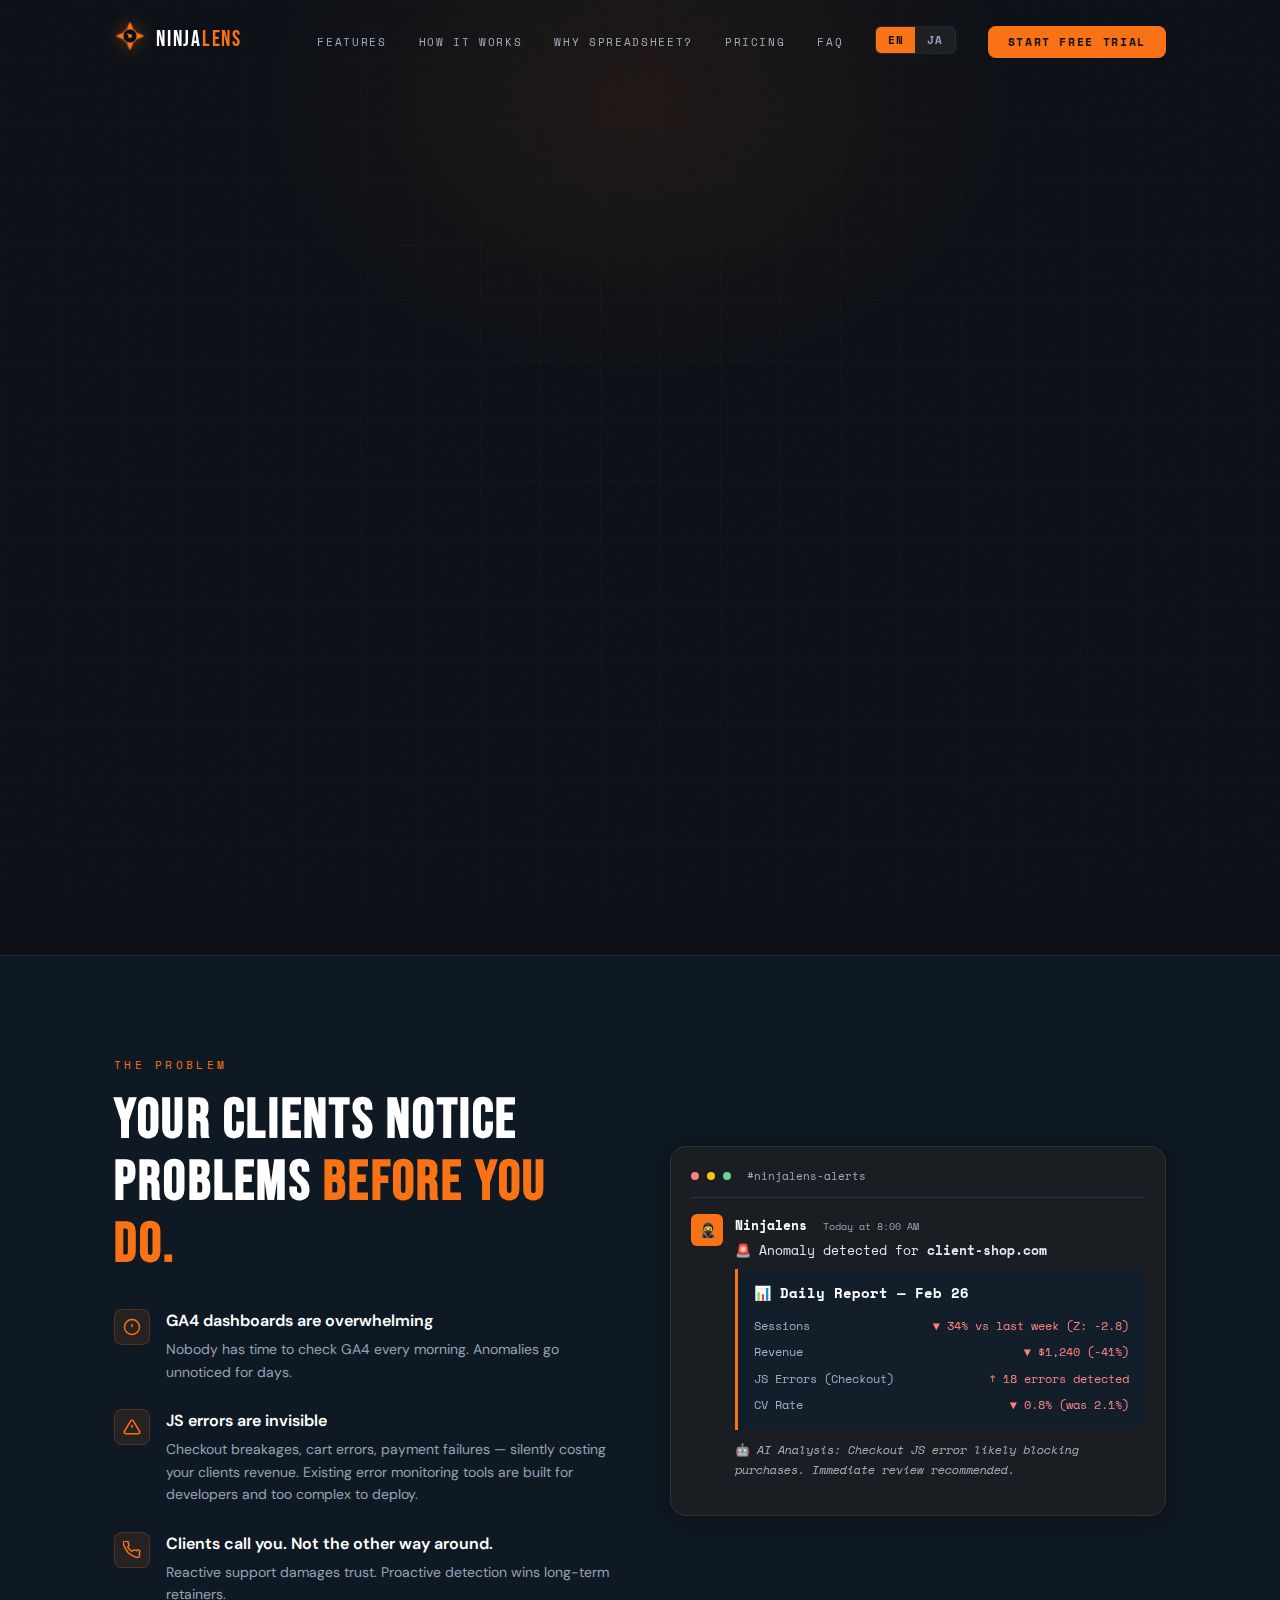
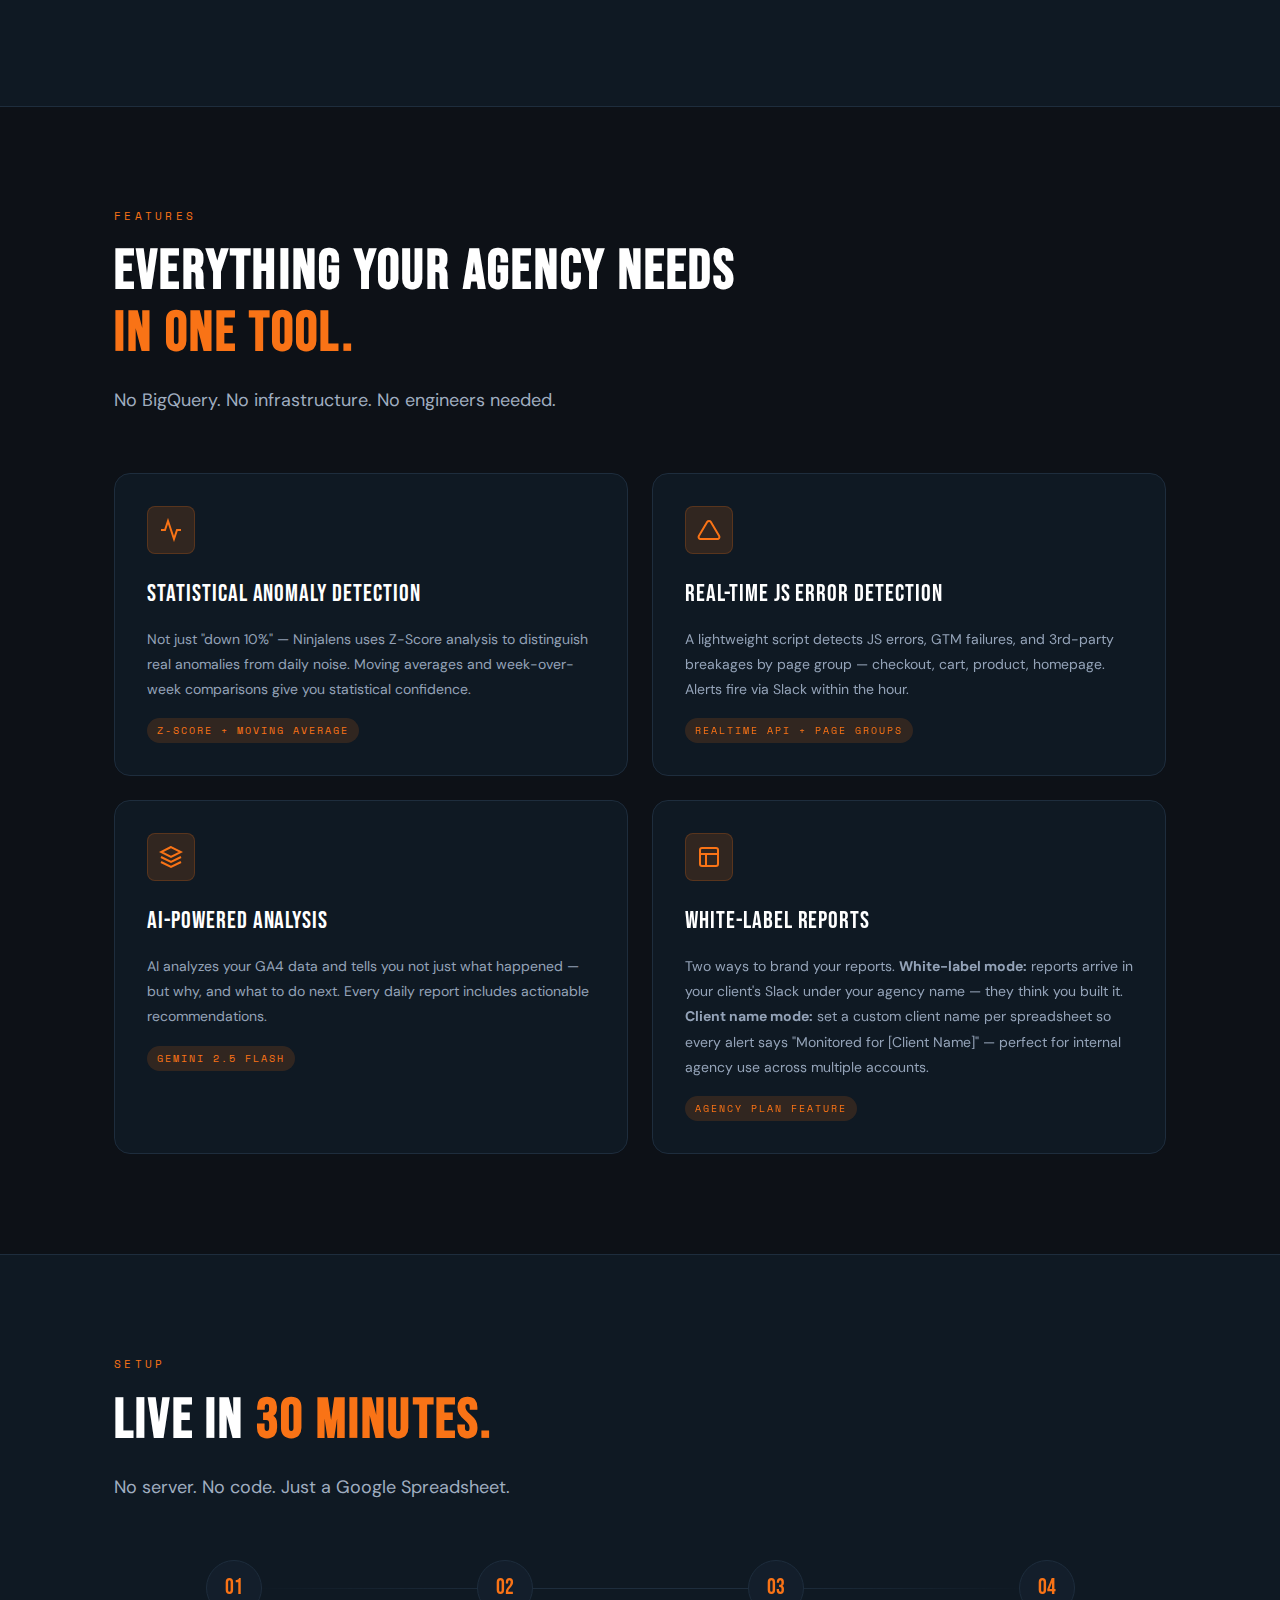
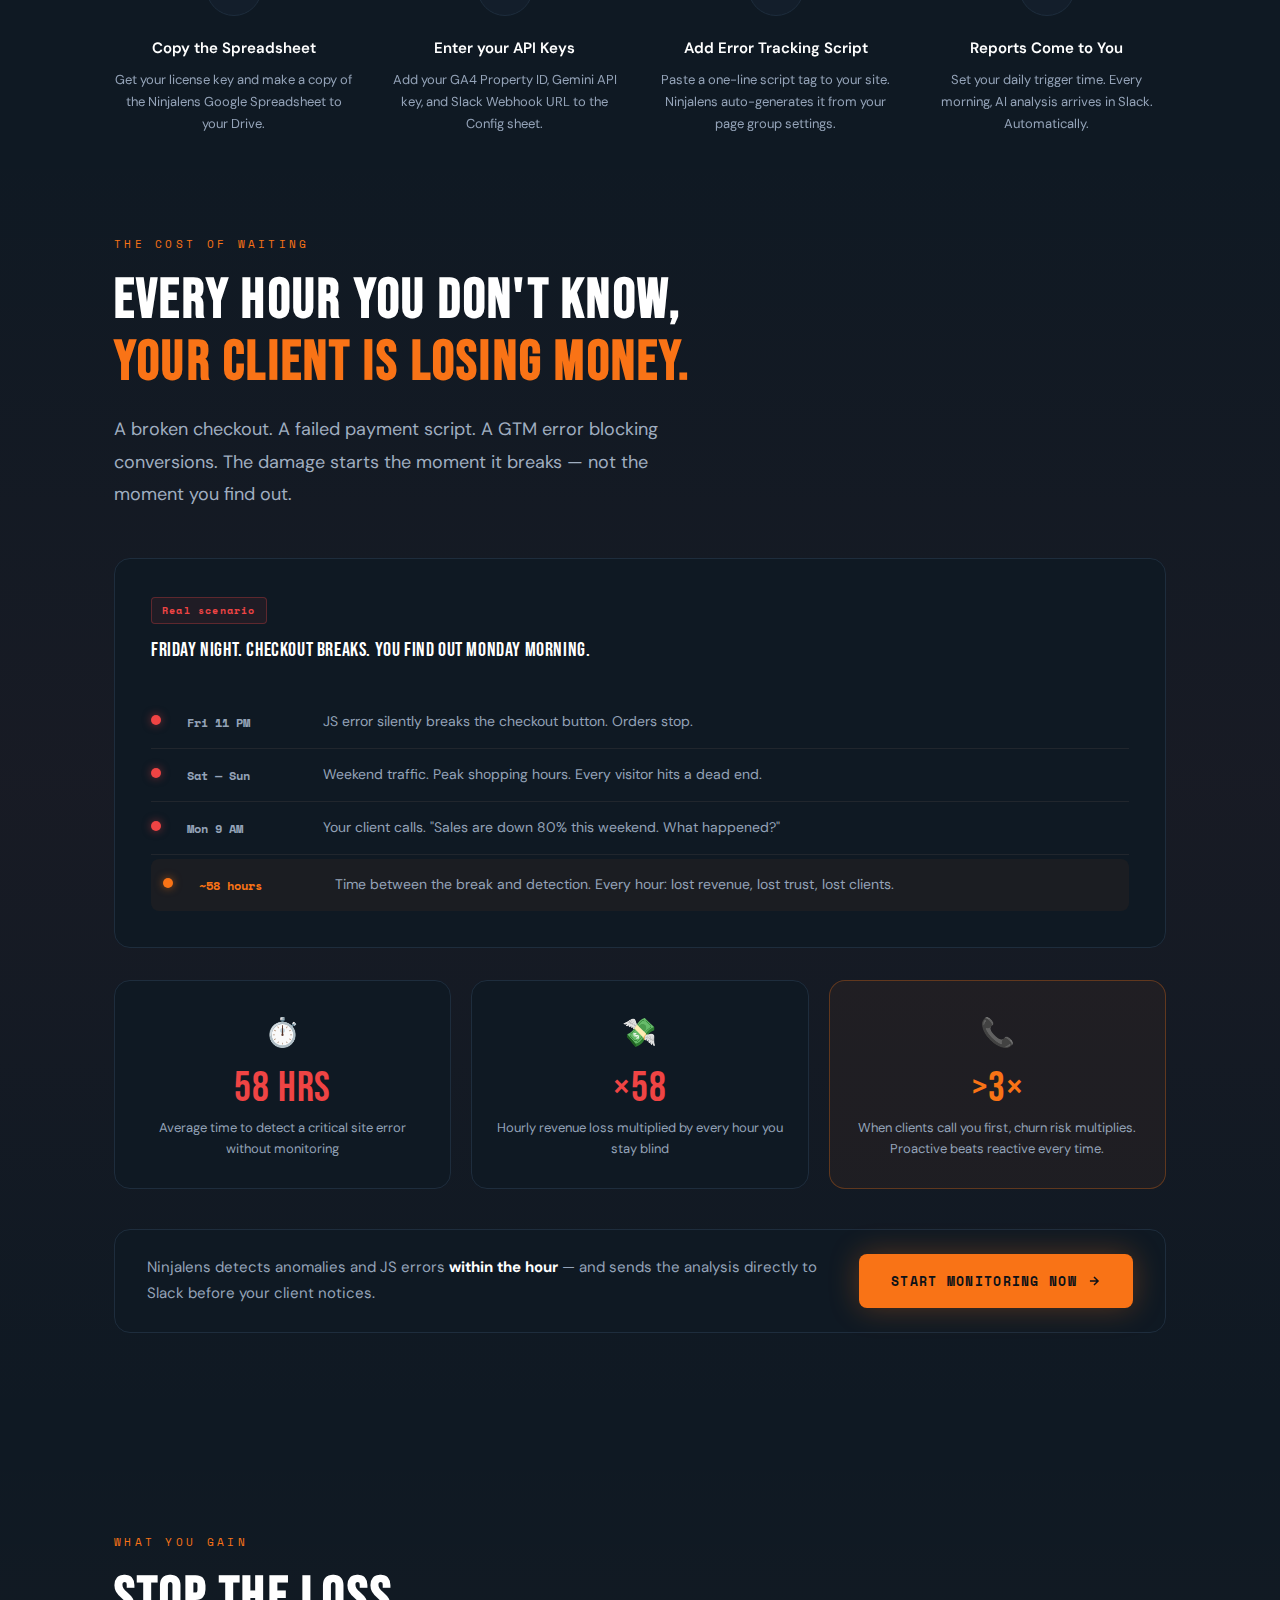
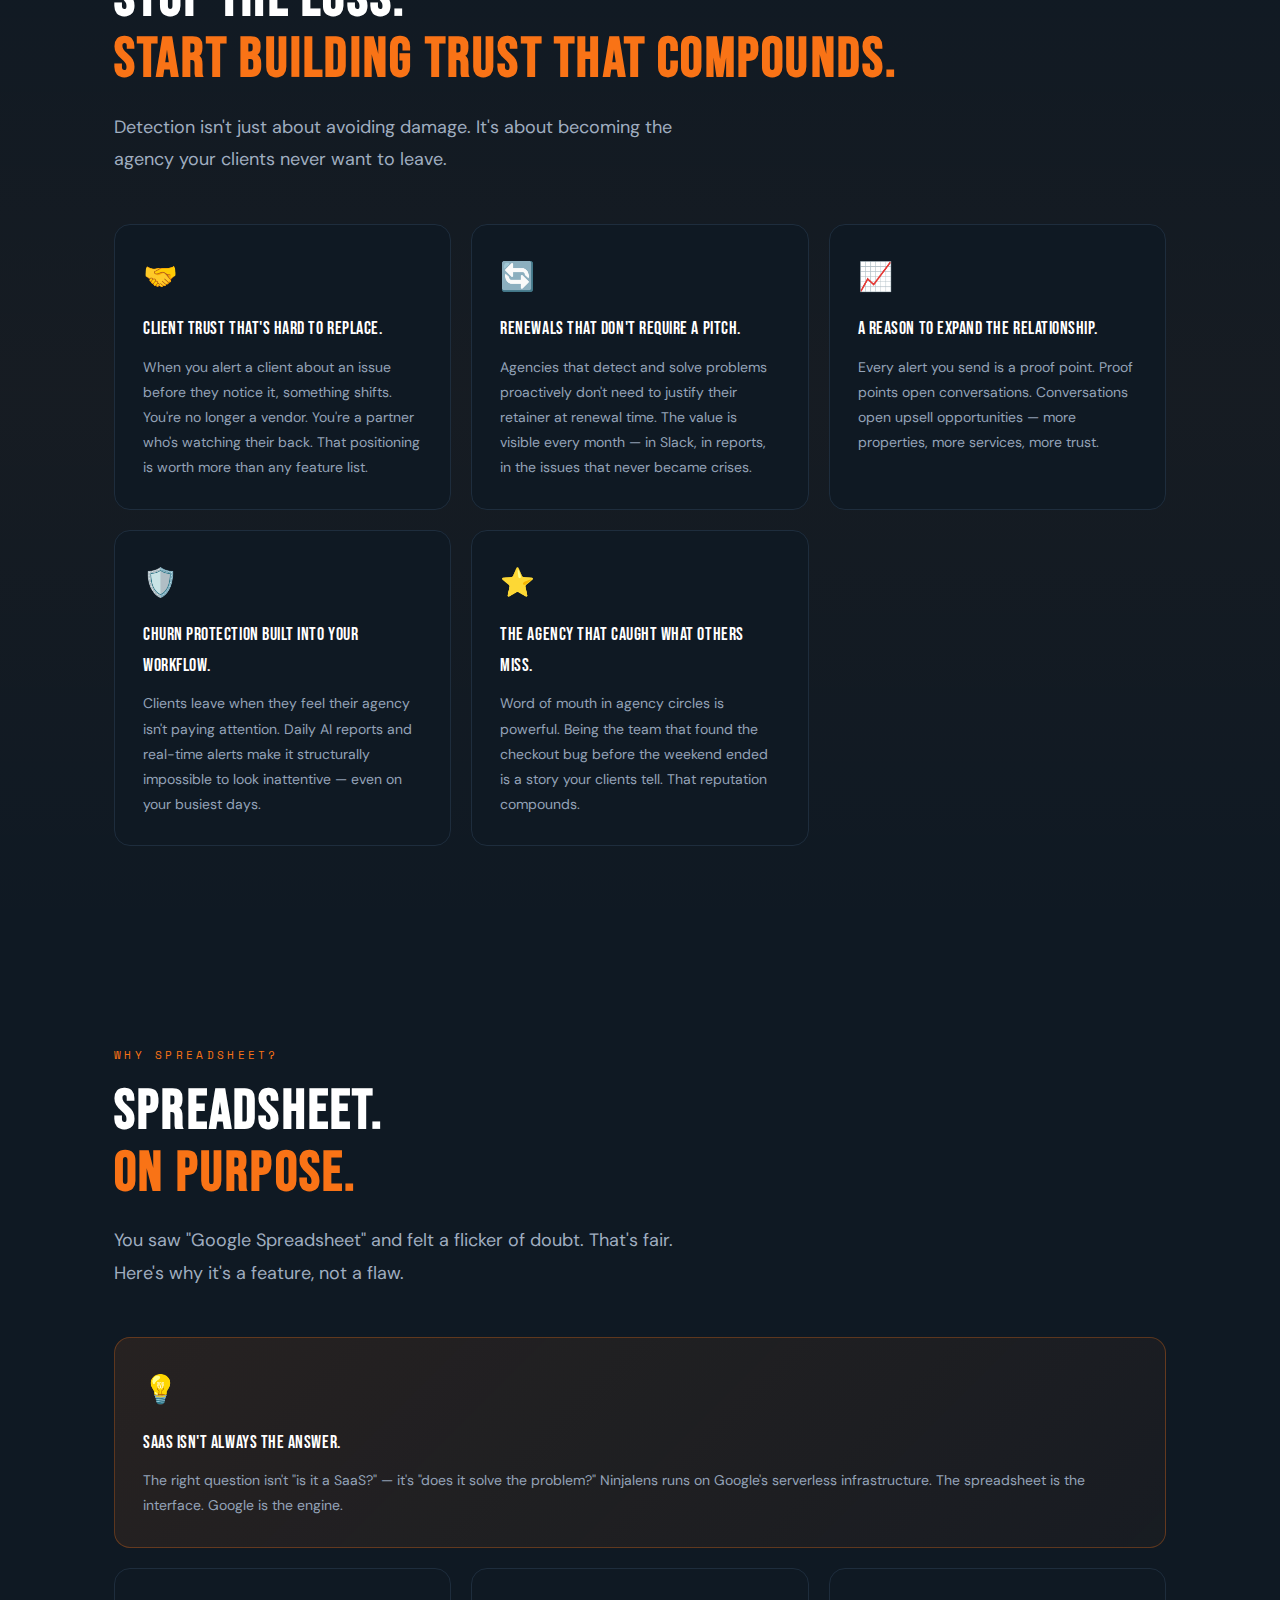
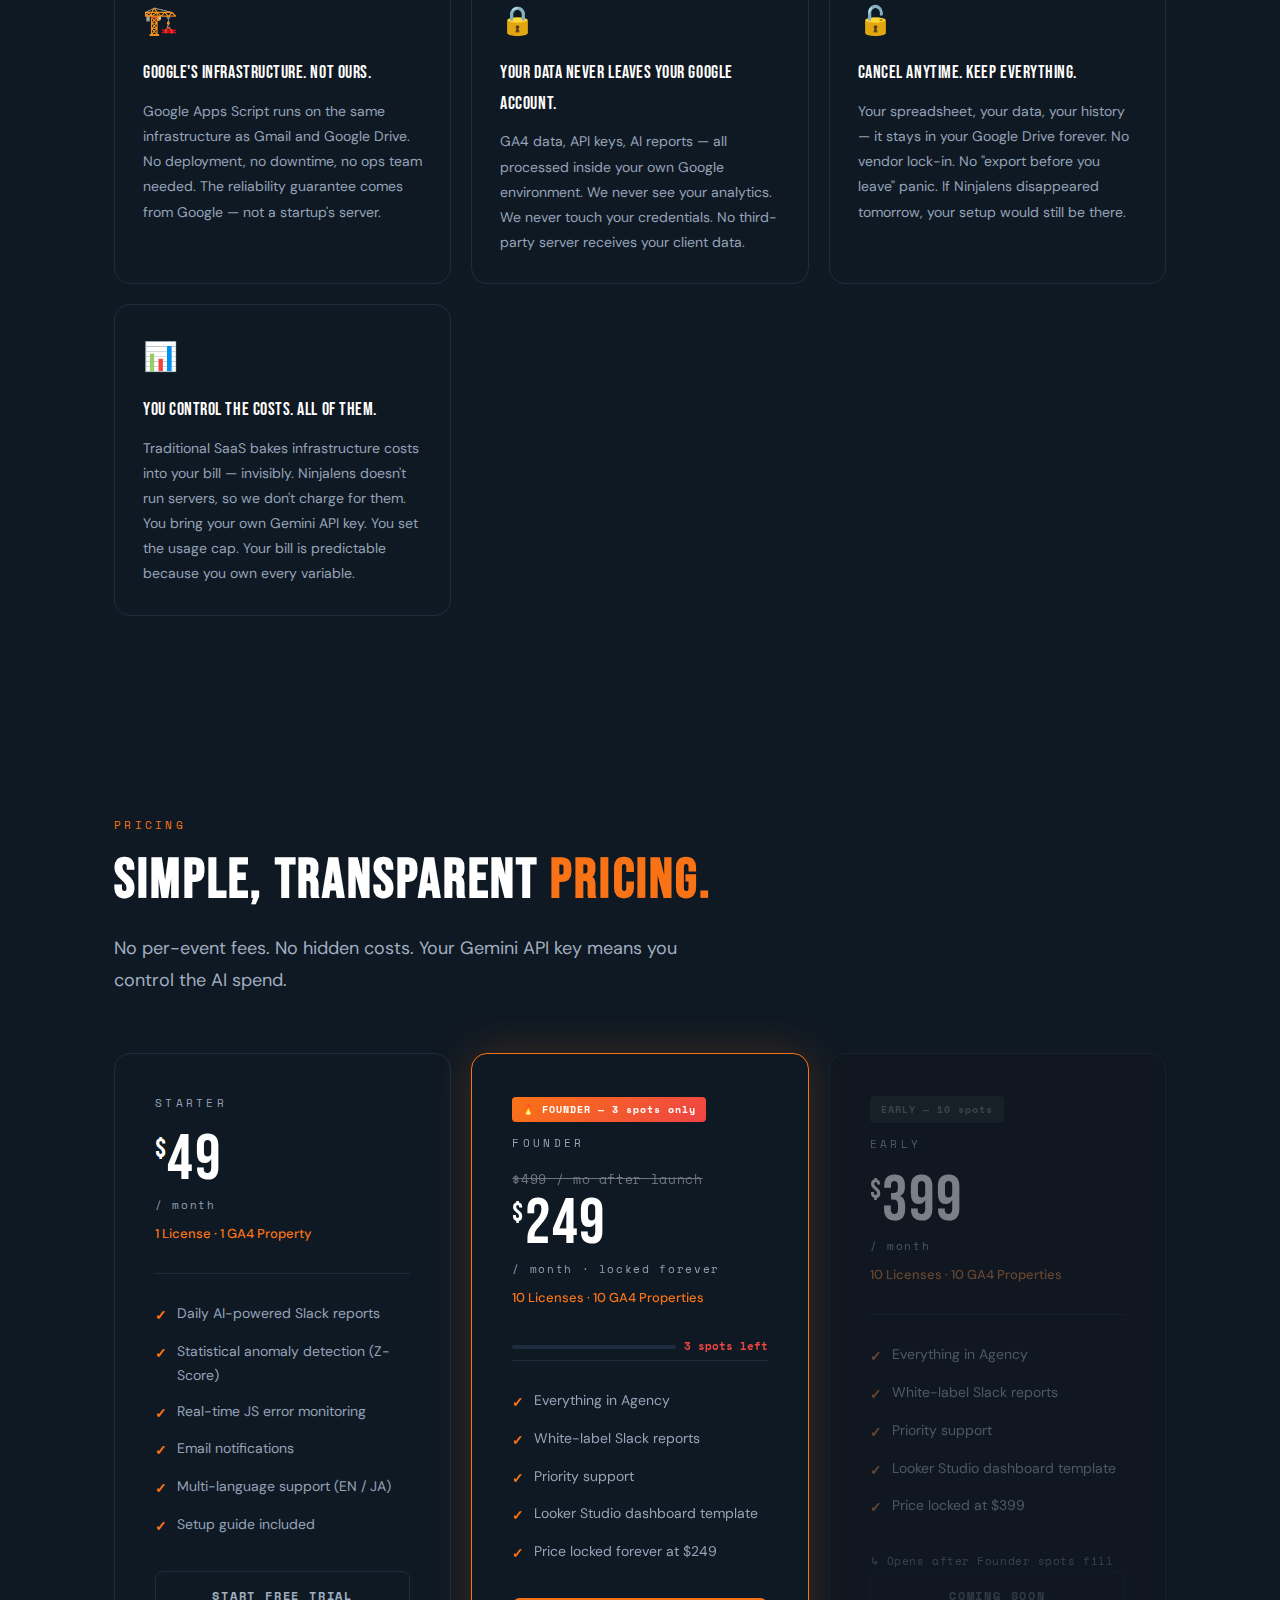
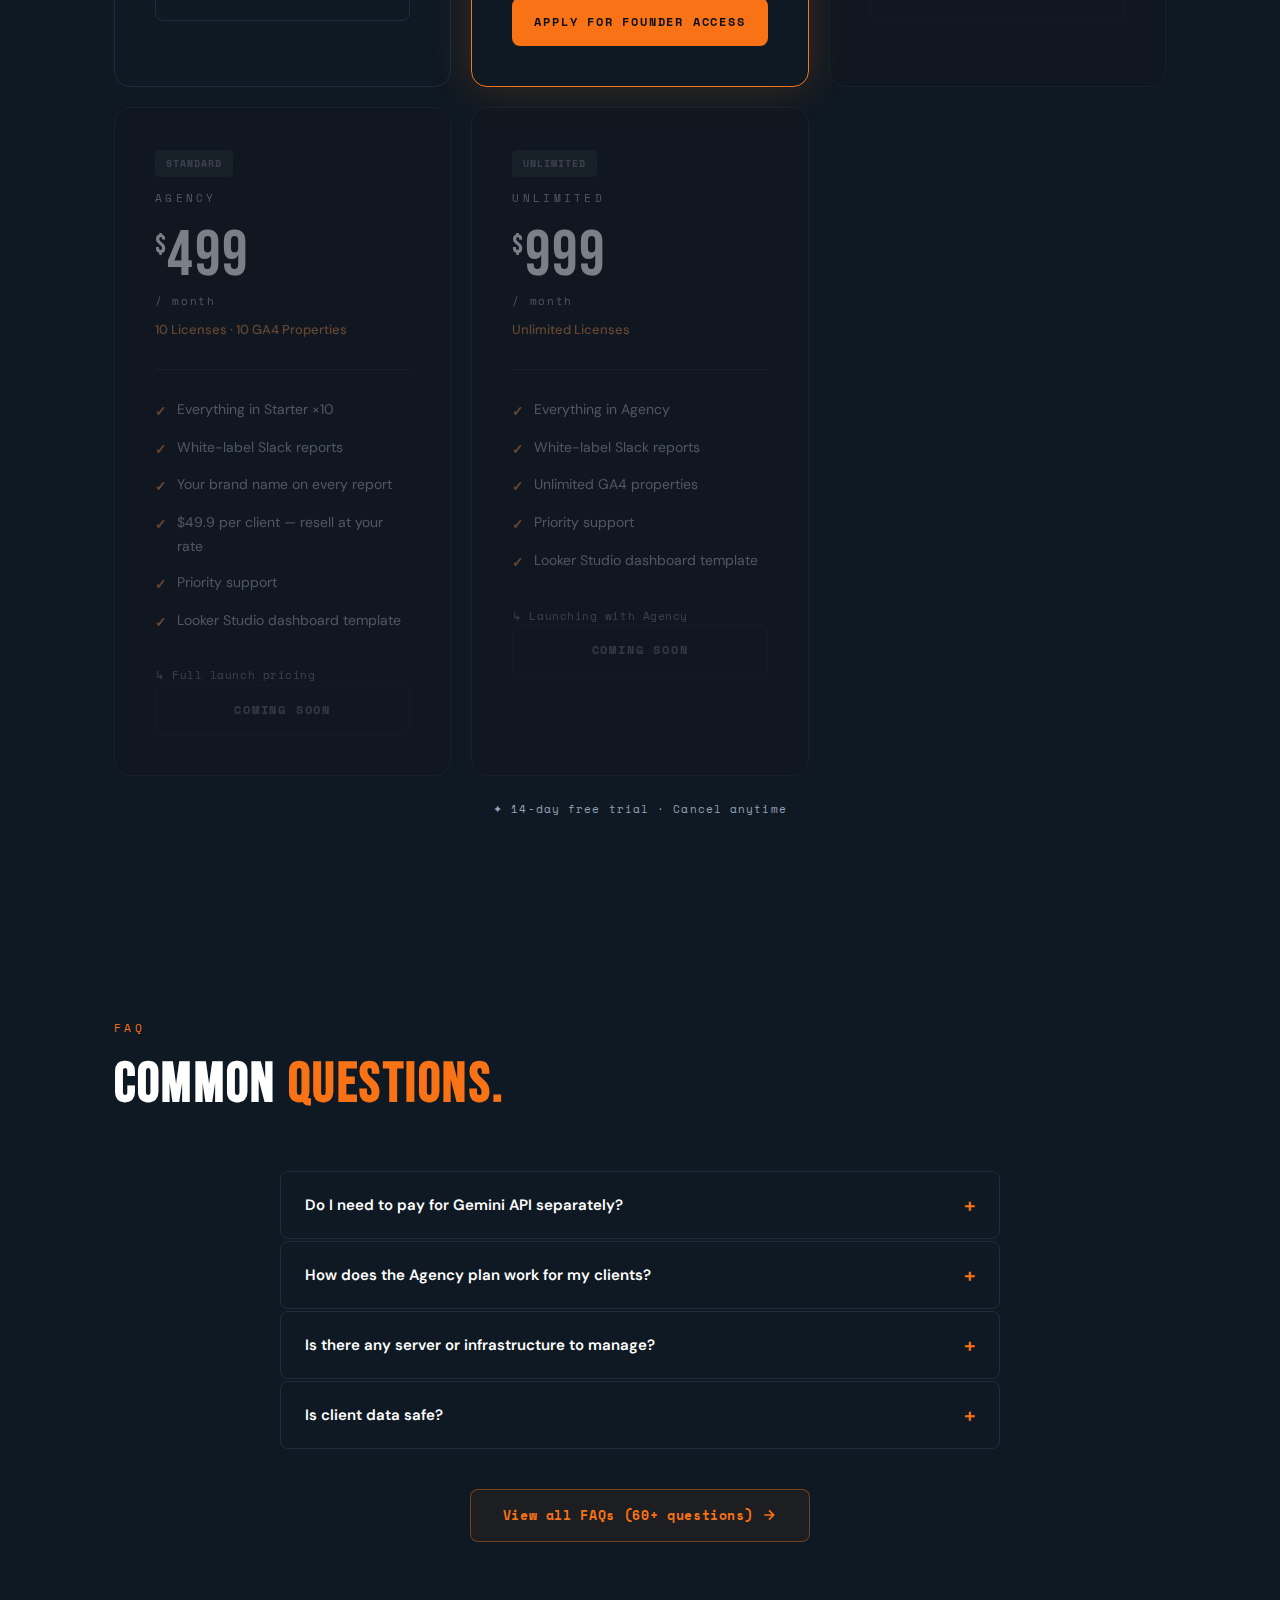
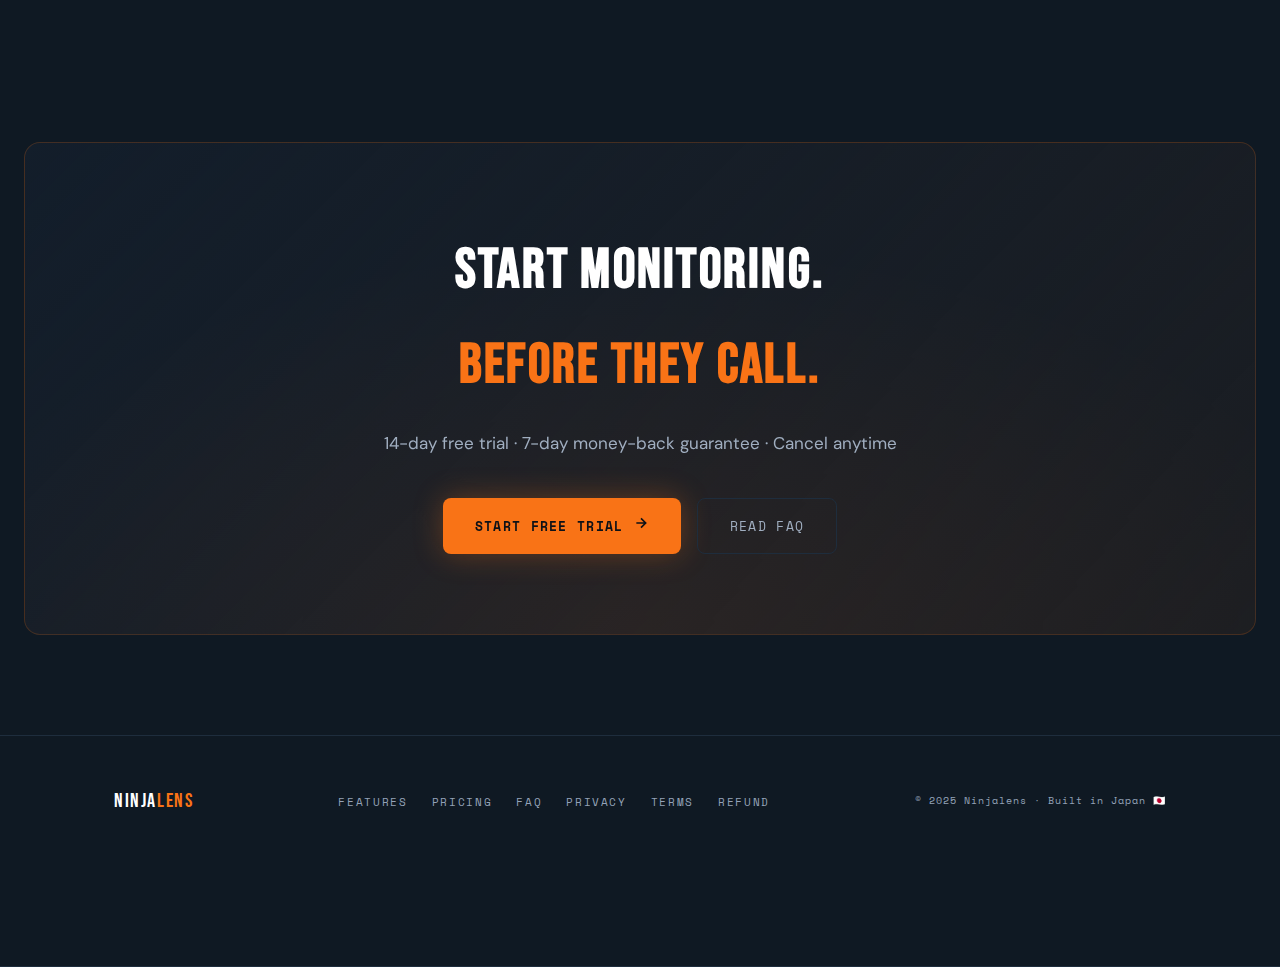
<file: index.html>
<!DOCTYPE html>
<html lang="en">
<head>
<meta charset="UTF-8">
  <meta name="viewport" content="width=device-width, initial-scale=1.0">
  <meta name="description" content="Ninjalens — AI-powered GA4 monitoring that catches site problems before your clients do. JS error detection + statistical anomaly alerts via Slack.">
  <title>Ninjalens — GA4 AI Monitoring for Agencies</title>
  <link rel="stylesheet" href="css/style.css">
  <link rel="icon" href="/favicon.ico">
  <!-- LemonSqueezy Affiliate (GDPR-compliant: no personal data collected) -->
  <script>window.lemonSqueezyAffiliateConfig = { store: "ndnrys-works" };</script>
  <script src="https://lmsqueezy.com/affiliate.js" defer></script>
  <!-- End LemonSqueezy Affiliate -->
</head>
<body>
<!-- ============================================================
  NAV
============================================================ -->
<nav class="nav" id="nav">
  <div class="container">
    <div class="nav-inner">
      <a href="#" class="nav-logo">
        <div class="nav-logo-icon">
          <svg width="32" height="32" viewBox="0 0 64 64" fill="none" xmlns="http://www.w3.org/2000/svg">
            <filter id="glow-nav"><feGaussianBlur stdDeviation="2" result="cb"/><feMerge><feMergeNode in="cb"/><feMergeNode in="SourceGraphic"/></feMerge></filter>
            <g filter="url(#glow-nav)">
              <path d="M32 4 L40 24 L24 24 Z" fill="#f97316"/>
              <path d="M60 32 L40 40 L40 24 Z" fill="#f97316"/>
              <path d="M32 60 L24 40 L40 40 Z" fill="#f97316"/>
              <path d="M4 32 L24 24 L24 40 Z" fill="#f97316"/>
              <circle cx="32" cy="32" r="14" fill="#0d1117" stroke="#f97316" stroke-width="1.5"/>
              <circle cx="32" cy="32" r="4" fill="#f97316"/>
              <circle cx="28" cy="28" r="1.5" fill="white" opacity="0.7"/>
            </g>
          </svg>
        </div>
        <span class="nav-logo-text">NINJA<span>LENS</span></span>
      </a>
      <ul class="nav-links" id="nav-links">
        <li><a href="#features" data-en="Features" data-ja="機能">Features</a></li>
        <li><a href="#how" data-en="How it works" data-ja="使い方">How it works</a></li>
        <li><a href="#why" data-en="Why Spreadsheet?" data-ja="なぜSpreadsheet？">Why Spreadsheet?</a></li>
        <li><a href="#pricing" data-en="Pricing" data-ja="料金">Pricing</a></li>
        <li><a href="#faq" data-en="FAQ" data-ja="FAQ">FAQ</a></li>
        <li>
          <div class="lang-toggle-nav">
            <button class="lang-btn-nav active" id="btn-en" onclick="setLang('en')">EN</button>
            <button class="lang-btn-nav" id="btn-ja" onclick="setLang('ja')">JA</button>
          </div>
        </li>
        <li><a href="#pricing" class="nav-cta" id="nav-cta-btn">Start Free Trial</a></li>
      </ul>
    </div>
  </div>
</nav>

<!-- ============================================================
  HERO
============================================================ -->
<section class="hero">
  <div class="hero-bg">
    <div class="hero-grid"></div>
    <div class="hero-glow"></div>
  </div>
  <div class="container">
    <div class="hero-content">
      <div class="hero-badge fade-up fade-up-1">
        <div class="hero-badge-dot"></div>
        <span id="hero-badge-text">GA4 AI Monitoring — Built in Japan</span>
      </div>
      <h1 class="hero-title fade-up fade-up-2" id="hero-title">
        CATCH SITE<br>PROBLEMS<br><span class="highlight">BEFORE</span><br>YOUR CLIENTS DO</h1>
      <p class="hero-sub fade-up fade-up-3" id="hero-sub">Ninjalens watches your clients' GA4 data 24/7 — detecting statistical anomalies, JS errors, and revenue drops — then sends AI-powered analysis straight to Slack. Under your brand.</p>
      <div class="hero-actions fade-up fade-up-4">
        <a href="#pricing" class="btn-primary">
          <span id="hero-cta-primary">Start 14-Day Free Trial</span>
          <svg width="16" height="16" viewBox="0 0 24 24" fill="none" stroke="currentColor" stroke-width="2.5"><path d="M5 12h14M12 5l7 7-7 7"/></svg>
        </a>
        <a href="#features" class="btn-secondary" id="hero-cta-secondary">See How It Works</a>
      </div>
      <div class="hero-stats fade-up fade-up-5">
        <div>
          <div class="hero-stat-num">14</div>
          <div class="hero-stat-label" id="stat-trial">Day Free Trial</div>
        </div>
        <div>
          <div class="hero-stat-num">$0</div>
          <div class="hero-stat-label" id="stat-infra">Infrastructure Cost</div>
        </div>
        <div>
          <div class="hero-stat-num">10</div>
          <div class="hero-stat-label" id="stat-clients">Clients per Agency Plan</div>
        </div>
        <div>
          <div class="hero-stat-num">24/7</div>
          <div class="hero-stat-label" id="stat-monitoring">Automated Monitoring</div>
        </div>
      </div>
    </div>
  </div>
</section>

<!-- ============================================================
  PROBLEM
============================================================ -->
<section class="section problem">
  <div class="container">
    <div class="problem-grid">
      <div>
        <div class="section-label" id="problem-label">The Problem</div>
        <h2 class="section-title" id="problem-title">Your clients notice problems <span class="text-orange">before you do.</span></h2>
        <div class="problem-items">
          <div class="problem-item">
            <div class="problem-icon">
              <svg width="18" height="18" viewBox="0 0 24 24" fill="none" stroke="#f97316" stroke-width="2"><circle cx="12" cy="12" r="10"/><line x1="12" y1="8" x2="12" y2="12"/><line x1="12" y1="16" x2="12.01" y2="16"/></svg>
            </div>
            <div>
              <div class="problem-item-title" id="prob1-title">GA4 dashboards are overwhelming</div>
              <div class="problem-item-text" id="prob1-text">Nobody has time to check GA4 every morning. Anomalies go unnoticed for days.</div>
            </div>
          </div>
          <div class="problem-item">
            <div class="problem-icon">
              <svg width="18" height="18" viewBox="0 0 24 24" fill="none" stroke="#f97316" stroke-width="2"><path d="M10.29 3.86L1.82 18a2 2 0 001.71 3h16.94a2 2 0 001.71-3L13.71 3.86a2 2 0 00-3.42 0z"/><line x1="12" y1="9" x2="12" y2="13"/><line x1="12" y1="17" x2="12.01" y2="17"/></svg>
            </div>
            <div>
              <div class="problem-item-title" id="prob2-title">JS errors are invisible</div>
              <div class="problem-item-text" id="prob2-text">Checkout breakages, cart errors, payment failures — silently costing your clients revenue. Existing error monitoring tools are built for developers and too complex to deploy.</div>
            </div>
          </div>
          <div class="problem-item">
            <div class="problem-icon">
              <svg width="18" height="18" viewBox="0 0 24 24" fill="none" stroke="#f97316" stroke-width="2"><path d="M22 16.92v3a2 2 0 01-2.18 2 19.79 19.79 0 01-8.63-3.07A19.5 19.5 0 013.07 9.81a19.79 19.79 0 01-3.07-8.67A2 2 0 012 .17h3a2 2 0 012 1.72c.127.96.361 1.903.7 2.81a2 2 0 01-.45 2.11L6.09 7.91a16 16 0 006 6l1.27-1.27a2 2 0 012.11-.45c.907.339 1.85.573 2.81.7A2 2 0 0122 14.92z"/></svg>
            </div>
            <div>
              <div class="problem-item-title" id="prob3-title">Clients call you. Not the other way around.</div>
              <div class="problem-item-text" id="prob3-text">Reactive support damages trust. Proactive detection wins long-term retainers.</div>
            </div>
          </div>
        </div>
      </div>
      <div class="problem-visual">
        <div class="slack-mock">
          <div class="slack-header">
            <div class="slack-dot" style="background:#fc8181;"></div>
            <div class="slack-dot" style="background:#f6c90e;"></div>
            <div class="slack-dot" style="background:#68d391;"></div>
            <span style="margin-left:8px;">#ninjalens-alerts</span>
          </div>
          <div class="slack-message">
            <div class="slack-avatar">🥷</div>
            <div>
              <div class="slack-name">Ninjalens <span id="slack-time">Today at 8:00 AM</span></div>
              <div class="slack-text" id="slack-anomaly">🚨 Anomaly detected for <strong>client-shop.com</strong></div>
              <div class="slack-block">
                <div class="slack-block-title" id="slack-report">📊 Daily Report — Feb 26</div>
                <div class="slack-metric"><span>Sessions</span><span class="alert">▼ 34% vs last week (Z: -2.8)</span></div>
                <div class="slack-metric"><span>Revenue</span><span class="alert">▼ $1,240 (-41%)</span></div>
                <div class="slack-metric"><span>JS Errors (Checkout)</span><span class="alert">↑ 18 errors detected</span></div>
                <div class="slack-metric"><span>CV Rate</span><span class="alert">▼ 0.8% (was 2.1%)</span></div>
              </div>
              <div class="slack-text" style="margin-top:10px; font-size:12px; color:#a0aec0;">
                <span id="slack-ai">🤖 <em>AI Analysis: Checkout JS error likely blocking purchases. Immediate review recommended.</em></span>
              </div>
            </div>
          </div>
        </div>
      </div>
    </div>
  </div>
</section>

<!-- ============================================================
  FEATURES
============================================================ -->
<section class="section" id="features">
  <div class="container">
    <div class="section-label" id="features-label">Features</div>
    <h2 class="section-title" id="features-title">Everything your agency needs<br><span class="text-orange">in one tool.</span></h2>
    <p class="section-subtitle" id="features-sub">No BigQuery. No infrastructure. No engineers needed.</p>
    <div class="features-grid">

      <div class="feature-card">
        <div class="feature-icon">
          <svg width="24" height="24" viewBox="0 0 24 24" fill="none" stroke="#f97316" stroke-width="2"><polyline points="22 12 18 12 15 21 9 3 6 12 2 12"/></svg>
        </div>
        <div class="feature-title" id="feat1-title">STATISTICAL ANOMALY DETECTION</div>
        <div class="feature-text" id="feat1-text">Not just "down 10%" — Ninjalens uses Z-Score analysis to distinguish real anomalies from daily noise. Moving averages and week-over-week comparisons give you statistical confidence.</div>
        <span class="feature-tag">Z-Score + Moving Average</span>
      </div>

      <div class="feature-card">
        <div class="feature-icon">
          <svg width="24" height="24" viewBox="0 0 24 24" fill="none" stroke="#f97316" stroke-width="2"><path d="M10.29 3.86L1.82 18a2 2 0 001.71 3h16.94a2 2 0 001.71-3L13.71 3.86a2 2 0 00-3.42 0z"/></svg>
        </div>
        <div class="feature-title" id="feat2-title">REAL-TIME JS ERROR DETECTION</div>
        <div class="feature-text" id="feat2-text">A lightweight script detects JS errors, GTM failures, and 3rd-party breakages by page group — checkout, cart, product, homepage. Alerts fire via Slack within the hour.</div>
        <span class="feature-tag">Realtime API + Page Groups</span>
      </div>

      <div class="feature-card">
        <div class="feature-icon">
          <svg width="24" height="24" viewBox="0 0 24 24" fill="none" stroke="#f97316" stroke-width="2"><path d="M12 2L2 7l10 5 10-5-10-5zM2 17l10 5 10-5M2 12l10 5 10-5"/></svg>
        </div>
        <div class="feature-title" id="feat3-title">AI-POWERED ANALYSIS</div>
        <div class="feature-text" id="feat3-text">Gemini AI analyzes your GA4 data and tells you not just what happened — but why, and what to do next. Every daily report includes actionable recommendations.</div>
        <span class="feature-tag">Gemini 2.5 Flash</span>
      </div>

      <div class="feature-card">
        <div class="feature-icon">
          <svg width="24" height="24" viewBox="0 0 24 24" fill="none" stroke="#f97316" stroke-width="2"><rect x="3" y="3" width="18" height="18" rx="2"/><path d="M3 9h18M9 21V9"/></svg>
        </div>
        <div class="feature-title" id="feat4-title">WHITE-LABEL REPORTS</div>
        <div class="feature-text" id="feat4-text">Send Slack reports under your agency's brand name. Your clients think you built it. Charge them for the monitoring service and keep the margin — 10 licenses per Agency plan.</div>
        <span class="feature-tag">Agency Plan Feature</span>
      </div>

    </div>
  </div>
</section>

<!-- ============================================================
  HOW IT WORKS
============================================================ -->
<section class="section how" id="how">
  <div class="container">
    <div class="section-label" id="setup-label">Setup</div>
    <h2 class="section-title" id="setup-title">Live in <span class="text-orange">30 minutes.</span></h2>
    <p class="section-subtitle" id="setup-sub">No server. No code. Just a Google Spreadsheet.</p>
    <div class="how-steps">
      <div class="how-step">
        <div class="how-step-num">01</div>
        <div class="how-step-title" id="step1-title">Copy the Spreadsheet</div>
        <div class="how-step-text" id="step1-text">Get your license key and make a copy of the Ninjalens Google Spreadsheet to your Drive.</div>
      </div>
      <div class="how-step">
        <div class="how-step-num">02</div>
        <div class="how-step-title" id="step2-title">Enter your API Keys</div>
        <div class="how-step-text" id="step2-text">Add your GA4 Property ID, Gemini API key, and Slack Webhook URL to the Config sheet.</div>
      </div>
      <div class="how-step">
        <div class="how-step-num">03</div>
        <div class="how-step-title" id="step3-title">Add Error Tracking Script</div>
        <div class="how-step-text" id="step3-text">Paste a one-line script tag to your site. Ninjalens auto-generates it from your page group settings.</div>
      </div>
      <div class="how-step">
        <div class="how-step-num">04</div>
        <div class="how-step-title" id="step4-title">Reports Come to You</div>
        <div class="how-step-text" id="step4-text">Set your daily trigger time. Every morning, AI analysis arrives in Slack. Automatically.</div>
      </div>
    </div>
  </div>

<!-- ============================================================
  COST OF DELAY
============================================================ -->
<section class="section cost-of-delay" id="cost">
  <div class="container">
    <div class="section-label" id="cost-label">The Cost of Waiting</div>
    <h2 class="section-title" id="cost-title">Every hour you don't know,<br><span class="text-orange">your client is losing money.</span></h2>
    <p class="section-subtitle" id="cost-sub">A broken checkout. A failed payment script. A GTM error blocking conversions. The damage starts the moment it breaks — not the moment you find out.</p>

    <div class="cost-scenario">
      <div class="cost-scenario-header">
        <div class="cost-scenario-tag" id="cost-scenario-tag">Real scenario</div>
        <div class="cost-scenario-title" id="cost-scenario-title">Friday night. Checkout breaks. You find out Monday morning.</div>
      </div>
      <div class="cost-timeline">
        <div class="cost-timeline-item">
          <div class="cost-timeline-dot cost-timeline-dot--red"></div>
          <div class="cost-timeline-time" id="cost-t1-time">Fri 11 PM</div>
          <div class="cost-timeline-desc" id="cost-t1-desc">JS error silently breaks the checkout button. Orders stop.</div>
        </div>
        <div class="cost-timeline-item">
          <div class="cost-timeline-dot cost-timeline-dot--red"></div>
          <div class="cost-timeline-time" id="cost-t2-time">Sat — Sun</div>
          <div class="cost-timeline-desc" id="cost-t2-desc">Weekend traffic. Peak shopping hours. Every visitor hits a dead end.</div>
        </div>
        <div class="cost-timeline-item">
          <div class="cost-timeline-dot cost-timeline-dot--red"></div>
          <div class="cost-timeline-time" id="cost-t3-time">Mon 9 AM</div>
          <div class="cost-timeline-desc" id="cost-t3-desc">Your client calls. "Sales are down 80% this weekend. What happened?"</div>
        </div>
        <div class="cost-timeline-item cost-timeline-item--highlight">
          <div class="cost-timeline-dot cost-timeline-dot--orange"></div>
          <div class="cost-timeline-time" id="cost-t4-time">~58 hours</div>
          <div class="cost-timeline-desc" id="cost-t4-desc">Time between the break and detection. Every hour: lost revenue, lost trust, lost clients.</div>
        </div>
      </div>
    </div>

    <div class="cost-cards">
      <div class="cost-card">
        <div class="cost-card-icon">⏱️</div>
        <div class="cost-card-num" id="cost-hours-num">58 hrs</div>
        <div class="cost-card-label" id="cost-hours-label">Average time to detect a critical site error without monitoring</div>
      </div>
      <div class="cost-card">
        <div class="cost-card-icon">💸</div>
        <div class="cost-card-num" id="cost-loss-num">×58</div>
        <div class="cost-card-label" id="cost-loss-label">Hourly revenue loss multiplied by every hour you stay blind</div>
      </div>
      <div class="cost-card cost-card--highlight">
        <div class="cost-card-icon">📞</div>
        <div class="cost-card-num" id="cost-call-num">&gt;3×</div>
        <div class="cost-card-label" id="cost-call-label">When clients call you first, churn risk multiplies. Proactive beats reactive every time.</div>
      </div>
    </div>

    <div class="cost-cta-line">
      <p id="cost-cta-text">Ninjalens detects anomalies and JS errors <strong>within the hour</strong> — and sends the analysis directly to Slack before your client notices.</p>
      <a href="#pricing" class="btn-primary" id="cost-cta-btn">Start Monitoring Now <svg width="14" height="14" viewBox="0 0 24 24" fill="none" stroke="currentColor" stroke-width="2.5"><path d="M5 12h14M12 5l7 7-7 7"/></svg></a>
    </div>

  </div>
</section>

<!-- ============================================================
  WHAT YOU GAIN
============================================================ -->
<section class="section what-you-gain" id="gain">
  <div class="container">
    <div class="section-label" id="gain-label">What You Gain</div>
    <h2 class="section-title" id="gain-title">Stop the loss.<br><span class="text-orange">Start building trust that compounds.</span></h2>
    <p class="section-subtitle" id="gain-sub">Detection isn't just about avoiding damage. It's about becoming the agency your clients never want to leave.</p>

    <div class="gain-grid">

      <div class="gain-card gain-card--large">
        <div class="gain-card-icon">🤝</div>
        <div class="gain-card-title" id="gain-trust-title">Client trust that's hard to replace.</div>
        <div class="gain-card-text" id="gain-trust-text">When you alert a client about an issue before they notice it, something shifts. You're no longer a vendor. You're a partner who's watching their back. That positioning is worth more than any feature list.</div>
      </div>

      <div class="gain-card gain-card--large">
        <div class="gain-card-icon">🔄</div>
        <div class="gain-card-title" id="gain-renewal-title">Renewals that don't require a pitch.</div>
        <div class="gain-card-text" id="gain-renewal-text">Agencies that detect and solve problems proactively don't need to justify their retainer at renewal time. The value is visible every month — in Slack, in reports, in the issues that never became crises.</div>
      </div>

      <div class="gain-card">
        <div class="gain-card-icon">📈</div>
        <div class="gain-card-title" id="gain-upsell-title">A reason to expand the relationship.</div>
        <div class="gain-card-text" id="gain-upsell-text">Every alert you send is a proof point. Proof points open conversations. Conversations open upsell opportunities — more properties, more services, more trust.</div>
      </div>

      <div class="gain-card">
        <div class="gain-card-icon">🛡️</div>
        <div class="gain-card-title" id="gain-churn-title">Churn protection built into your workflow.</div>
        <div class="gain-card-text" id="gain-churn-text">Clients leave when they feel their agency isn't paying attention. Daily AI reports and real-time alerts make it structurally impossible to look inattentive — even on your busiest days.</div>
      </div>

      <div class="gain-card">
        <div class="gain-card-icon">⭐</div>
        <div class="gain-card-title" id="gain-brand-title">The agency that caught what others miss.</div>
        <div class="gain-card-text" id="gain-brand-text">Word of mouth in agency circles is powerful. Being the team that found the checkout bug before the weekend ended is a story your clients tell. That reputation compounds.</div>
      </div>

    </div>
  </div>
</section>

<!-- ============================================================
  WHY SPREADSHEET?
============================================================ -->
<section class="section why-spreadsheet" id="why">
  <div class="container">
    <div class="section-label" id="why-label">Why Spreadsheet?</div>
    <h2 class="section-title" id="why-title">Spreadsheet.<br><span class="text-orange">On purpose.</span></h2>
    <p class="section-subtitle" id="why-sub">You saw "Google Spreadsheet" and felt a flicker of doubt. That's fair. Here's why it's a feature, not a flaw.</p>
    <div class="why-grid">

      <div class="why-card why-card-hero">
        <div class="why-card-icon">💡</div>
        <div class="why-card-title" id="why-d-title">SaaS isn't always the answer.</div>
        <div class="why-card-text" id="why-d-text">The right question isn't "is it a SaaS?" — it's "does it solve the problem?" Ninjalens runs on Google's serverless infrastructure. The spreadsheet is the interface. Google is the engine.</div>
      </div>

      <div class="why-card">
        <div class="why-card-icon">🏗️</div>
        <div class="why-card-title" id="why-a-title">Google's infrastructure. Not ours.</div>
        <div class="why-card-text" id="why-a-text">Google Apps Script runs on the same infrastructure as Gmail and Google Drive. No deployment, no downtime, no ops team needed. The reliability guarantee comes from Google — not a startup's server.</div>
      </div>

      <div class="why-card">
        <div class="why-card-icon">🔒</div>
        <div class="why-card-title" id="why-b-title">Your data never leaves your Google account.</div>
        <div class="why-card-text" id="why-b-text">GA4 data, API keys, AI reports — all processed inside your own Google environment. We never see your analytics. We never touch your credentials. No third-party server receives your client data.</div>
      </div>

      <div class="why-card">
        <div class="why-card-icon">🔓</div>
        <div class="why-card-title" id="why-c-title">Cancel anytime. Keep everything.</div>
        <div class="why-card-text" id="why-c-text">Your spreadsheet, your data, your history — it stays in your Google Drive forever. No vendor lock-in. No "export before you leave" panic. If Ninjalens disappeared tomorrow, your setup would still be there.</div>
      </div>

      <div class="why-card">
        <div class="why-card-icon">📊</div>
        <div class="why-card-title" id="why-e-title">You control the costs. All of them.</div>
        <div class="why-card-text" id="why-e-text">Traditional SaaS bakes infrastructure costs into your bill — invisibly. Ninjalens doesn't run servers, so we don't charge for them. You bring your own Gemini API key. You set the usage cap. Your bill is predictable because you own every variable.</div>
      </div>

    </div>
  </div>
</section>

<!-- ============================================================
  PRICING
============================================================ -->
<section class="section" id="pricing">
  <div class="container">
    <div class="section-label" id="pricing-label">Pricing</div>
    <h2 class="section-title" id="pricing-title">Simple, transparent <span class="text-orange">pricing.</span></h2>
    <p class="section-subtitle" id="pricing-sub">No per-event fees. No hidden costs. Your Gemini API key means you control the AI spend.</p>
    <div class="pricing-grid" id="pricing-grid">

      <!-- Starter -->
      <div class="pricing-card">
        <div class="pricing-plan">Starter</div>
        <div class="pricing-price"><sup>$</sup>49</div>
        <div class="pricing-period" id="starter-period">/ month</div>
        <div class="pricing-license" id="starter-license">1 License · 1 GA4 Property</div>
        <div class="pricing-divider"></div>
        <ul class="pricing-features">
          <li id="starter-f1">Daily AI-powered Slack reports</li>
          <li id="starter-f2">Statistical anomaly detection (Z-Score)</li>
          <li id="starter-f3">Real-time JS error monitoring</li>
          <li id="starter-f4">Email notifications</li>
          <li id="starter-f5">Multi-language support (EN / JA)</li>
          <li id="starter-f6">Setup guide included</li>
        </ul>
        <a href="#" class="pricing-btn pricing-btn-secondary" id="starter-cta">Start Free Trial</a>
      </div>

      <!-- Founder -->
      <div class="pricing-card featured">
        <div class="pricing-badge-founder" id="founder-badge">🔥 FOUNDER — 3 spots only</div>
        <div class="pricing-plan">Founder</div>
        <div class="pricing-price-strike" id="founder-strike">$499 / mo after launch</div>
        <div class="pricing-price"><sup>$</sup>249</div>
        <div class="pricing-period" id="founder-period">/ month · locked forever</div>
        <div class="pricing-license" id="founder-license">10 Licenses · 10 GA4 Properties</div>
        <div class="pricing-slots">
          <div class="pricing-slots-bar">
            <div class="pricing-slots-fill" style="width:0%"></div>
          </div>
          <div class="pricing-slots-text" id="founder-slots">3 spots left</div>
        </div>
        <div class="pricing-divider"></div>
        <ul class="pricing-features">
          <li id="founder-f1">Everything in Agency</li>
          <li id="founder-f2">White-label Slack reports</li>
          <li id="founder-f3">Priority support</li>
          <li id="founder-f4">Looker Studio dashboard template</li>
          <li id="founder-f5">Price locked forever at $249</li>
        </ul>
        <a href="#" class="pricing-btn pricing-btn-primary" id="founder-cta">Apply for Founder Access</a>
      </div>

      <!-- Early -->
      <div class="pricing-card dimmed">
        <div class="pricing-badge-soon" id="early-badge">EARLY — 10 spots</div>
        <div class="pricing-plan">Early</div>
        <div class="pricing-price"><sup>$</sup>399</div>
        <div class="pricing-period" id="early-period">/ month</div>
        <div class="pricing-license" id="early-license">10 Licenses · 10 GA4 Properties</div>
        <div class="pricing-divider"></div>
        <ul class="pricing-features">
          <li id="early-f1">Everything in Agency</li>
          <li id="early-f2">White-label Slack reports</li>
          <li id="early-f3">Priority support</li>
          <li id="early-f4">Looker Studio dashboard template</li>
          <li id="early-f5">Price locked at $399</li>
        </ul>
        <span class="pricing-roadmap-note" id="early-note">↳ Opens after Founder spots fill</span>
        <a href="#" class="pricing-btn pricing-btn-secondary" id="early-cta" style="opacity:.5;cursor:not-allowed;">Coming Soon</a>
      </div>

      <!-- Agency -->
      <div class="pricing-card dimmed">
        <div class="pricing-badge-soon" id="agency-badge-label">STANDARD</div>
        <div class="pricing-plan">Agency</div>
        <div class="pricing-price"><sup>$</sup>499</div>
        <div class="pricing-period" id="agency-period">/ month</div>
        <div class="pricing-license" id="agency-license">10 Licenses · 10 GA4 Properties</div>
        <div class="pricing-divider"></div>
        <ul class="pricing-features">
          <li id="agency-f1">Everything in Starter ×10</li>
          <li id="agency-f2">White-label Slack reports</li>
          <li id="agency-f3">Your brand name on every report</li>
          <li id="agency-f4">$49.9 per client — resell at your rate</li>
          <li id="agency-f5">Priority support</li>
          <li id="agency-f6">Looker Studio dashboard template</li>
        </ul>
        <span class="pricing-roadmap-note" id="agency-note">↳ Full launch pricing</span>
        <a href="#" class="pricing-btn pricing-btn-secondary" id="agency-cta" style="opacity:.5;cursor:not-allowed;">Coming Soon</a>
      </div>

      <!-- Unlimited -->
      <div class="pricing-card dimmed">
        <div class="pricing-badge-soon" id="unlimited-badge">UNLIMITED</div>
        <div class="pricing-plan">Unlimited</div>
        <div class="pricing-price"><sup>$</sup>999</div>
        <div class="pricing-period" id="unlimited-period">/ month</div>
        <div class="pricing-license" id="unlimited-license">Unlimited Licenses</div>
        <div class="pricing-divider"></div>
        <ul class="pricing-features">
          <li id="unlimited-f1">Everything in Agency</li>
          <li id="unlimited-f2">White-label Slack reports</li>
          <li id="unlimited-f3">Unlimited GA4 properties</li>
          <li id="unlimited-f4">Priority support</li>
          <li id="unlimited-f5">Looker Studio dashboard template</li>
        </ul>
        <span class="pricing-roadmap-note" id="unlimited-note">↳ Launching with Agency</span>
        <a href="#" class="pricing-btn pricing-btn-secondary" id="unlimited-cta" style="opacity:.5;cursor:not-allowed;">Coming Soon</a>
      </div>

    </div>
    <p class="pricing-note" id="pricing-note">✦ 14-day free trial · Cancel anytime</p>


  </div>
</section>

<!-- ============================================================
  FAQ (index抜粋 → faq.htmlへリンク)
============================================================ -->
<section class="section" id="faq">
  <div class="container">
    <div class="section-label" id="faq-label">FAQ</div>
    <h2 class="section-title" id="faq-title">Common <span class="text-orange">questions.</span></h2>
    <div class="faq-list">

      <div class="faq-item">
        <button class="faq-question">
          <span id="fq1">Do I need to pay for Gemini API separately?</span>
          <span class="faq-arrow">+</span>
        </button>
        <div class="faq-answer">
          <div class="faq-answer-inner" id="fa1">Yes — you bring your own Gemini API key. This means your data stays in your own Google ecosystem, and costs are typically under $10/month even for 10 clients. This is also a strong privacy selling point with your clients.</div>
        </div>
      </div>

      <div class="faq-item">
        <button class="faq-question">
          <span id="fq2">How does the Agency plan work for my clients?</span>
          <span class="faq-arrow">+</span>
        </button>
        <div class="faq-answer">
          <div class="faq-answer-inner" id="fa2">You receive one license key that can be activated on 10 separate Google Spreadsheets — one per client. Each client gets their own monitoring setup. With the white-label feature, reports arrive in their Slack under your agency's brand name.</div>
        </div>
      </div>

      <div class="faq-item">
        <button class="faq-question">
          <span id="fq3">Is there any server or infrastructure to manage?</span>
          <span class="faq-arrow">+</span>
        </button>
        <div class="faq-answer">
          <div class="faq-answer-inner" id="fa3">None. Ninjalens runs entirely on Google Apps Script — Google's serverless infrastructure. No deployments, no downtime, no DevOps. If you can use Google Sheets, you can run Ninjalens.</div>
        </div>
      </div>

      <div class="faq-item">
        <button class="faq-question">
          <span id="fq4">Is client data safe?</span>
          <span class="faq-arrow">+</span>
        </button>
        <div class="faq-answer">
          <div class="faq-answer-inner" id="fa4">Ninjalens only sends numerical GA4 metrics to Gemini — no PII, no customer names, no personal data. Your API keys and property IDs stay in your own Google Spreadsheet and are never stored on our servers.</div>
        </div>
      </div>

    </div>

    <!-- ↓ faq.html へのリンク -->
    <div style="text-align:center; margin-top:40px;">
      <a href="faq.html" style="
        display: inline-flex;
        align-items: center;
        gap: 8px;
        padding: 14px 32px;
        border: 1px solid rgba(249,115,22,.4);
        border-radius: 8px;
        color: #f97316;
        font-family: 'Space Mono', monospace;
        font-size: 13px;
        font-weight: 700;
        letter-spacing: .05em;
        text-decoration: none;
        transition: all .2s;
        background: rgba(249,115,22,.06);
      "
      onmouseover="this.style.background='rgba(249,115,22,.14)'; this.style.borderColor='#f97316';"
      onmouseout="this.style.background='rgba(249,115,22,.06)'; this.style.borderColor='rgba(249,115,22,.4)';"
      >
        <span id="faq-link-text">View all FAQs (60+ questions)</span>
        <svg width="16" height="16" viewBox="0 0 24 24" fill="none" stroke="currentColor" stroke-width="2.5"><path d="M5 12h14M12 5l7 7-7 7"/></svg>
      </a>
    </div>

  </div>
</section>

<!-- ============================================================
  CTA BANNER
============================================================ -->
<section class="section" style="padding-bottom: 0;">
  <div class="cta-banner">
    <h2 class="cta-banner-title" id="cta-title">START MONITORING.<br><span class="text-orange">BEFORE THEY CALL.</span></h2>
    <p class="cta-banner-sub" id="cta-sub">14-day free trial · 7-day money-back guarantee · Cancel anytime</p>
    <div class="cta-banner-actions">
      <a href="#" class="btn-primary">
        <span id="cta-btn">Start Free Trial <svg width="16" height="16" viewBox="0 0 24 24" fill="none" stroke="currentColor" stroke-width="2.5"><path d="M5 12h14M12 5l7 7-7 7"/></svg></span>
      </a>
      <a href="#faq" class="btn-secondary" id="cta-faq">Read FAQ</a>
    </div>
  </div>
</section>

<!-- ============================================================
  FOOTER
============================================================ -->
<footer class="footer">
  <div class="container">
    <div class="footer-inner">
      <div class="footer-logo">NINJA<span>LENS</span></div>
      <ul class="footer-links">
        <li><a href="#features" id="footer-features">Features</a></li>
        <li><a href="#pricing" id="footer-pricing">Pricing</a></li>
        <li><a href="#faq" id="footer-faq">FAQ</a></li>
        <li><a href="privacy.html" id="footer-privacy">Privacy</a></li>
        <li><a href="terms.html" id="footer-terms">Terms</a></li>
        <li><a href="refund.html" id="footer-refund">Refund</a></li>
      </ul>
      <div class="footer-copy">© 2025 Ninjalens · Built in Japan 🇯🇵</div>
    </div>
  </div>
</footer>

<!-- ============================================================
  JS
============================================================ -->
<script>
// ============================================================
// i18n — index.html
// ============================================================
const I18N = {"en": {"nav-cta-btn": "Start Free Trial", "hero-badge-text": "GA4 AI Monitoring — Built in Japan", "hero-title": "CATCH SITE<br>PROBLEMS<br><span class=\"highlight\">BEFORE</span><br>YOUR CLIENTS DO", "hero-sub": "Ninjalens watches your clients' GA4 data 24/7 — detecting statistical anomalies, JS errors, and revenue drops — then sends AI-powered analysis straight to Slack. Under your brand.", "hero-cta-primary": "Start 14-Day Free Trial", "hero-cta-secondary": "See How It Works", "stat-trial": "Day Free Trial", "stat-infra": "Infrastructure Cost", "stat-clients": "Clients per Agency Plan", "stat-monitoring": "Automated Monitoring", "problem-label": "The Problem", "problem-title": "Your clients notice problems <span class=\"text-orange\">before you do.</span>", "prob1-title": "GA4 dashboards are overwhelming", "prob1-text": "Nobody has time to check GA4 every morning. Anomalies go unnoticed for days.", "prob2-title": "JS errors are invisible", "prob2-text": "Checkout breakages, cart errors, payment failures — silently costing your clients revenue. Existing error monitoring tools are built for developers and too complex to deploy.", "prob3-title": "Clients call you. Not the other way around.", "prob3-text": "Reactive support damages trust. Proactive detection wins long-term retainers.", "features-label": "Features", "features-title": "Everything your agency needs<br><span class=\"text-orange\">in one tool.</span>", "features-sub": "No BigQuery. No infrastructure. No engineers needed.", "feat1-title": "STATISTICAL ANOMALY DETECTION", "feat1-text": "Not just \"down 10%\" — Ninjalens uses Z-Score analysis to distinguish real anomalies from daily noise. Moving averages and week-over-week comparisons give you statistical confidence.", "feat2-title": "REAL-TIME JS ERROR DETECTION", "feat2-text": "A lightweight script detects JS errors, GTM failures, and 3rd-party breakages by page group — checkout, cart, product, homepage. Alerts fire via Slack within the hour.", "feat3-title": "AI-POWERED ANALYSIS", "feat3-text": "AI analyzes your GA4 data and tells you not just what happened — but why, and what to do next. Every daily report includes actionable recommendations.", "feat4-title": "WHITE-LABEL REPORTS", "feat4-text": "Two ways to brand your reports. <strong>White-label mode:</strong> reports arrive in your client's Slack under your agency name — they think you built it. <strong>Client name mode:</strong> set a custom client name per spreadsheet so every alert says \"Monitored for [Client Name]\" — perfect for internal agency use across multiple accounts.", "setup-label": "Setup", "setup-title": "Live in <span class=\"text-orange\">30 minutes.</span>", "setup-sub": "No server. No code. Just a Google Spreadsheet.", "step1-title": "Copy the Spreadsheet", "step1-text": "Get your license key and make a copy of the Ninjalens Google Spreadsheet to your Drive.", "step2-title": "Enter your API Keys", "step2-text": "Add your GA4 Property ID, Gemini API key, and Slack Webhook URL to the Config sheet.", "step3-title": "Add Error Tracking Script", "step3-text": "Paste a one-line script tag to your site. Ninjalens auto-generates it from your page group settings.", "step4-title": "Reports Come to You", "step4-text": "Set your daily trigger time. Every morning, AI analysis arrives in Slack. Automatically.", "pricing-label": "Pricing", "pricing-title": "Simple, transparent <span class=\"text-orange\">pricing.</span>", "pricing-sub": "No per-event fees. No hidden costs. Your Gemini API key means you control the AI spend.", "starter-period": "/ month", "starter-license": "1 License · 1 GA4 Property", "agency-period": "/ month", "agency-license": "10 Licenses · 10 GA4 Properties", "starter-f1": "Daily AI-powered Slack reports", "starter-f2": "Statistical anomaly detection (Z-Score)", "starter-f3": "Real-time JS error monitoring", "starter-f4": "Email notifications", "starter-f5": "Multi-language support (EN / JA)", "starter-f6": "Setup guide included", "agency-f1": "Everything in Starter ×10", "agency-f2": "White-label Slack reports", "agency-f3": "Your brand name on every report", "agency-f4": "$49.9 per client — resell at your rate", "agency-f5": "Priority support", "agency-f6": "Looker Studio dashboard template", "starter-cta": "Start Free Trial", "agency-cta": "Coming Soon", "pricing-note": "✦ 14-day free trial · Cancel anytime", "faq-label": "FAQ", "faq-title": "Common <span class=\"text-orange\">questions.</span>", "fq1": "Do I need to pay for Gemini API separately?", "fa1": "Yes — you bring your own Gemini API key. This means your data stays in your own Google ecosystem, and costs are typically under $10/month even for 10 clients. This is also a strong privacy selling point with your clients.", "fq2": "How does the Agency plan work for my clients?", "fa2": "You receive one license key that can be activated on 10 separate Google Spreadsheets — one per client. Each client gets their own monitoring setup. With the white-label feature, reports arrive in their Slack under your agency's brand name.", "fq3": "Is there any server or infrastructure to manage?", "fa3": "None. Ninjalens runs entirely on Google Apps Script — Google's serverless infrastructure. No deployments, no downtime, no DevOps. If you can use Google Sheets, you can run Ninjalens.", "fq4": "Is client data safe?", "fa4": "Ninjalens only sends numerical GA4 metrics to Gemini — no PII, no customer names, no personal data. Your API keys and property IDs stay in your own Google Spreadsheet and are never stored on our servers.", "faq-link-text": "View all FAQs (60+ questions)", "cta-title": "START MONITORING.<br><span class=\"text-orange\">BEFORE THEY CALL.</span>", "cta-sub": "14-day free trial · 7-day money-back guarantee · Cancel anytime", "cta-btn": "Start Free Trial <svg width=\"16\" height=\"16\" viewBox=\"0 0 24 24\" fill=\"none\" stroke=\"currentColor\" stroke-width=\"2.5\"><path d=\"M5 12h14M12 5l7 7-7 7\"/></svg>", "cta-faq": "Read FAQ", "footer-features": "Features", "footer-pricing": "Pricing", "footer-faq": "FAQ", "footer-privacy": "Privacy", "footer-terms": "Terms", "footer-refund": "Refund", "slack-time": "Today at 8:00 AM", "slack-anomaly": "🚨 Anomaly detected for <strong>client-shop.com</strong>", "slack-report": "📊 Daily Report — Feb 26", "slack-ai": "🤖 <em>AI Analysis: Checkout JS error likely blocking purchases. Immediate review recommended.</em>", "founder-badge": "🔥 FOUNDER — 3 spots only", "founder-strike": "$499 / mo after launch", "founder-period": "/ month · locked forever", "founder-license": "10 Licenses · 10 GA4 Properties", "founder-slots": "3 spots left", "founder-f1": "Everything in Agency", "founder-f2": "White-label Slack reports", "founder-f3": "Priority support", "founder-f4": "Looker Studio dashboard template", "founder-f5": "Price locked forever at $249", "founder-cta": "Apply for Founder Access", "early-badge": "EARLY — 10 spots", "early-period": "/ month", "early-license": "10 Licenses · 10 GA4 Properties", "early-f1": "Everything in Agency", "early-f2": "White-label Slack reports", "early-f3": "Priority support", "early-f4": "Looker Studio dashboard template", "early-f5": "Price locked at $399", "early-note": "↳ Opens after Founder spots fill", "early-cta": "Coming Soon", "agency-badge-label": "STANDARD", "agency-note": "↳ Full launch pricing", "unlimited-badge": "UNLIMITED", "unlimited-period": "/ month", "unlimited-license": "Unlimited Licenses", "unlimited-f1": "Everything in Agency", "unlimited-f2": "White-label Slack reports", "unlimited-f3": "Unlimited GA4 properties", "unlimited-f4": "Priority support", "unlimited-f5": "Looker Studio dashboard template", "unlimited-note": "↳ Launching with Agency", "unlimited-cta": "Coming Soon", "why-label": "Why Spreadsheet?", "why-title": "Spreadsheet.<br><span class=\"text-orange\">On purpose.</span>", "why-sub": "You saw \"Google Spreadsheet\" and felt a flicker of doubt. That's fair. Here's why it's a feature, not a flaw.", "why-d-title": "SaaS isn't always the answer.", "why-d-text": "The right question isn't \"is it a SaaS?\" — it's \"does it solve the problem?\" Ninjalens runs on Google's serverless infrastructure. The spreadsheet is the interface. Google is the engine.", "why-a-title": "Google's infrastructure. Not ours.", "why-a-text": "Google Apps Script runs on the same infrastructure as Gmail and Google Drive. No deployment, no downtime, no ops team needed. The reliability guarantee comes from Google — not a startup's server.", "why-b-title": "Your data never leaves your Google account.", "why-b-text": "GA4 data, API keys, AI reports — all processed inside your own Google environment. We never see your analytics. We never touch your credentials. No third-party server receives your client data.", "why-c-title": "Cancel anytime. Keep everything.", "why-c-text": "Your spreadsheet, your data, your history — it stays in your Google Drive forever. No vendor lock-in. No \"export before you leave\" panic. If Ninjalens disappeared tomorrow, your setup would still be there.", "why-e-title": "You control the costs. All of them.", "why-e-text": "Traditional SaaS bakes infrastructure costs into your bill — invisibly. Ninjalens doesn't run servers, so we don't charge for them. You bring your own Gemini API key. You set the usage cap. Your bill is predictable because you own every variable.", "cost-label": "The Cost of Waiting", "cost-title": "Every hour you don't know,<br><span class=\"text-orange\">your client is losing money.</span>", "cost-sub": "A broken checkout. A failed payment script. A GTM error blocking conversions. The damage starts the moment it breaks — not the moment you find out.", "cost-scenario-tag": "Real scenario", "cost-scenario-title": "Friday night. Checkout breaks. You find out Monday morning.", "cost-t1-time": "Fri 11 PM", "cost-t1-desc": "JS error silently breaks the checkout button. Orders stop.", "cost-t2-time": "Sat — Sun", "cost-t2-desc": "Weekend traffic. Peak shopping hours. Every visitor hits a dead end.", "cost-t3-time": "Mon 9 AM", "cost-t3-desc": "Your client calls. \"Sales are down 80% this weekend. What happened?\"", "cost-t4-time": "~58 hours", "cost-t4-desc": "Time between the break and detection. Every hour: lost revenue, lost trust, lost clients.", "cost-hours-num": "58 hrs", "cost-hours-label": "Average time to detect a critical site error without monitoring", "cost-loss-num": "×58", "cost-loss-label": "Hourly revenue loss multiplied by every hour you stay blind", "cost-call-num": ">3×", "cost-call-label": "When clients call you first, churn risk multiplies. Proactive beats reactive every time.", "cost-cta-text": "Ninjalens detects anomalies and JS errors <strong>within the hour</strong> — and sends the analysis directly to Slack before your client notices.", "cost-cta-btn": "Start Monitoring Now <svg width=\"14\" height=\"14\" viewBox=\"0 0 24 24\" fill=\"none\" stroke=\"currentColor\" stroke-width=\"2.5\"><path d=\"M5 12h14M12 5l7 7-7 7\"/></svg>", "gain-label": "What You Gain", "gain-title": "Stop the loss.<br><span class=\"text-orange\">Start building trust that compounds.</span>", "gain-sub": "Detection isn't just about avoiding damage. It's about becoming the agency your clients never want to leave.", "gain-trust-title": "Client trust that's hard to replace.", "gain-trust-text": "When you alert a client about an issue before they notice it, something shifts. You're no longer a vendor. You're a partner who's watching their back. That positioning is worth more than any feature list.", "gain-renewal-title": "Renewals that don't require a pitch.", "gain-renewal-text": "Agencies that detect and solve problems proactively don't need to justify their retainer at renewal time. The value is visible every month — in Slack, in reports, in the issues that never became crises.", "gain-upsell-title": "A reason to expand the relationship.", "gain-upsell-text": "Every alert you send is a proof point. Proof points open conversations. Conversations open upsell opportunities — more properties, more services, more trust.", "gain-churn-title": "Churn protection built into your workflow.", "gain-churn-text": "Clients leave when they feel their agency isn't paying attention. Daily AI reports and real-time alerts make it structurally impossible to look inattentive — even on your busiest days.", "gain-brand-title": "The agency that caught what others miss.", "gain-brand-text": "Word of mouth in agency circles is powerful. Being the team that found the checkout bug before the weekend ended is a story your clients tell. That reputation compounds."}, "ja": {"nav-cta-btn": "無料トライアルを始める", "hero-badge-text": "GA4 AI監視ツール — Made in Japan", "hero-title": "クライアントより先に<br>サイトの問題を<br><span class=\"highlight\">検知する。</span>", "hero-sub": "NinjalensはクライアントのGA4データを24時間365日監視。統計的異常・JSエラー・売上ドロップを検知し、AI分析レポートをSlackへ自動送信。あなたのブランドで。", "hero-cta-primary": "14日間無料トライアルを始める", "hero-cta-secondary": "使い方を見る", "stat-trial": "日間無料トライアル", "stat-infra": "インフラコスト", "stat-clients": "クライアント数（Agency）", "stat-monitoring": "自動監視", "problem-label": "課題", "problem-title": "クライアントが問題に気づく前に、<span class=\"text-orange\">あなたが検知する。</span>", "prob1-title": "GA4ダッシュボードの確認は手間がかかる", "prob1-text": "毎朝GA4を確認する時間はありません。異常は何日も気づかれないまま放置されます。", "prob2-title": "JSエラーは見えない", "prob2-text": "チェックアウトのバグ、カートエラー、決済障害——クライアントの売上を静かに奪い続けます。既存のエラー監視ツールは開発者向けで、導入ハードルが高すぎます。", "prob3-title": "クライアントから連絡が来る。あなたからではなく。", "prob3-text": "事後対応は信頼を損ないます。先手を打つ検知が、長期契約につながります。", "features-label": "機能", "features-title": "代理店に必要なすべてが<br><span class=\"text-orange\">1つのツールに。</span>", "features-sub": "BigQuery不要。インフラ不要。エンジニア不要。", "feat1-title": "統計的異常検知", "feat1-text": "「10%減」という数字だけでなく、Zスコア分析で日常的な変動と真の異常を区別。移動平均と前週比較で統計的な根拠のあるアラートを実現します。", "feat2-title": "リアルタイムJSエラー検知", "feat2-text": "軽量スクリプトがJSエラー・GTM障害・サードパーティの問題をページグループ別に検知。チェックアウト・カート・商品ページなど、1時間以内にSlackへアラート。", "feat3-title": "AIによる分析", "feat3-text": "AIがGA4データを分析し、「何が起きたか」だけでなく「なぜか」「何をすべきか」まで説明。毎日のレポートに実践的な推奨アクションが含まれます。", "feat4-title": "ホワイトラベルレポート", "feat4-text": "レポートのブランディングは2つの方法から選べます。<strong>ホワイトラベルモード：</strong>クライアントのSlackにあなたの代理店名でレポートを送信——クライアントはあなたが作ったと思います。<strong>顧客名設定モード：</strong>スプレッドシートごとに顧客名を設定すると、すべてのアラートに「Monitored for [顧客名]」と表示——複数アカウントを管理する代理店内利用にも最適です。", "setup-label": "セットアップ", "setup-title": "<span class=\"text-orange\">30分</span>で稼働開始。", "setup-sub": "サーバー不要。コード不要。Googleスプレッドシートだけ。", "step1-title": "スプレッドシートをコピー", "step1-text": "ライセンスキーを取得し、NinjalensのGoogleスプレッドシートをあなたのドライブにコピーします。", "step2-title": "APIキーを入力", "step2-text": "GA4プロパティID、Gemini APIキー、Slack Webhook URLをConfigシートに入力します。", "step3-title": "エラートラッキングスクリプトを設置", "step3-text": "1行のscriptタグをサイトに貼り付けるだけ。ページグループ設定からNinjalensが自動生成します。", "step4-title": "レポートが届く", "step4-text": "デイリートリガーの時刻を設定。毎朝、AI分析レポートがSlackに自動で届きます。", "pricing-label": "料金", "pricing-title": "シンプルで明快な<span class=\"text-orange\">料金体系。</span>", "pricing-sub": "イベント課金なし。隠れたコストなし。Gemini APIキーはご自身で管理するため、AI利用コストも自分でコントロール。", "starter-period": "/ 月", "starter-license": "1ライセンス · 1 GA4プロパティ", "agency-period": "/ 月", "agency-license": "10ライセンス · 10 GA4プロパティ", "starter-f1": "毎日のAI分析Slackレポート", "starter-f2": "統計的異常検知（Zスコア）", "starter-f3": "リアルタイムJSエラー監視", "starter-f4": "メール通知", "starter-f5": "多言語対応（EN / JA）", "starter-f6": "セットアップガイド付き", "agency-f1": "Starterの全機能 ×10", "agency-f2": "ホワイトラベルSlackレポート", "agency-f3": "すべてのレポートにあなたのブランド名", "agency-f4": "1クライアントあたり$49.9 — 自由な価格で再販可", "agency-f5": "優先サポート", "agency-f6": "Looker Studioダッシュボードテンプレート", "starter-cta": "無料トライアルを始める", "agency-cta": "Coming Soon", "pricing-note": "✦ 14日間無料トライアル · いつでも解約可", "faq-label": "FAQ", "faq-title": "よくある<span class=\"text-orange\">質問。</span>", "fq1": "Gemini APIの費用は別途かかりますか？", "fa1": "はい。ご自身のGemini APIキーをご用意いただきます。データがGoogleのエコシステム内に留まり、10クライアントでも月$10以下が一般的です。クライアントへのプライバシー訴求にもなります。", "fq2": "Agencyプランで複数クライアントを管理する仕組みは？", "fa2": "1つのライセンスキーで10個の独立したGoogleスプレッドシートを有効化できます。各クライアントは独立した監視設定を持ちます。ホワイトラベル機能により、レポートはあなたの代理店名でSlackに届きます。", "fq3": "サーバーやインフラの管理は必要ですか？", "fa3": "不要です。NinjalensはGoogle Apps Script上で完全に動作します。デプロイもダウンタイムもDevOpsも不要。Googleスプレッドシートが使えれば運用できます。", "fq4": "クライアントデータは安全ですか？", "fa4": "NinjalensはGeminiに数値のGA4指標のみを送信します。個人情報・顧客名・個人データは一切含まれません。APIキーとプロパティIDはあなたのGoogleスプレッドシート内に留まり、当社サーバーには保存されません。", "faq-link-text": "すべてのFAQを見る（60問以上）", "cta-title": "今すぐ監視を始めよう。<br><span class=\"text-orange\">クライアントの前に。</span>", "cta-sub": "14日間無料トライアル。。30分でセットアップ完了。", "cta-btn": "無料トライアルを始める <svg width=\"16\" height=\"16\" viewBox=\"0 0 24 24\" fill=\"none\" stroke=\"currentColor\" stroke-width=\"2.5\"><path d=\"M5 12h14M12 5l7 7-7 7\"/></svg>", "cta-faq": "FAQを読む", "footer-features": "機能", "footer-pricing": "料金", "footer-faq": "FAQ", "footer-privacy": "プライバシーポリシー", "footer-terms": "利用規約", "footer-refund": "返金ポリシー", "slack-time": "本日 8:00 AM", "slack-anomaly": "🚨 異常を検知しました: <strong>client-shop.com</strong>", "slack-report": "📊 日次レポート — 2月26日", "slack-ai": "🤖 <em>AI分析: チェックアウトのJSエラーが購入を妨げている可能性があります。即時確認を推奨します。</em>", "founder-badge": "🔥 FOUNDER — 残り3枠", "founder-strike": "ローンチ後 $499 / 月", "founder-period": "/ 月 · 永久固定価格", "founder-license": "10ライセンス · 10 GA4プロパティ", "founder-slots": "残り3枠", "founder-f1": "Agencyの全機能", "founder-f2": "ホワイトラベルSlackレポート", "founder-f3": "優先サポート", "founder-f4": "Looker Studioダッシュボードテンプレート", "founder-f5": "$249の価格を永久に固定", "founder-cta": "Founderアクセスを申し込む", "early-badge": "EARLY — 10枠限定", "early-period": "/ 月", "early-license": "10ライセンス · 10 GA4プロパティ", "early-f1": "Agencyの全機能", "early-f2": "ホワイトラベルSlackレポート", "early-f3": "優先サポート", "early-f4": "Looker Studioダッシュボードテンプレート", "early-f5": "$399の価格を固定", "early-note": "↳ Founder枠が埋まり次第オープン", "early-cta": "Coming Soon", "agency-badge-label": "スタンダード", "agency-note": "↳ 正式ローンチ価格", "unlimited-badge": "UNLIMITED", "unlimited-period": "/ 月", "unlimited-license": "ライセンス数無制限", "unlimited-f1": "Agencyの全機能", "unlimited-f2": "ホワイトラベルSlackレポート", "unlimited-f3": "GA4プロパティ数無制限", "unlimited-f4": "優先サポート", "unlimited-f5": "Looker Studioダッシュボードテンプレート", "unlimited-note": "↳ Agencyと同時ローンチ", "unlimited-cta": "Coming Soon", "why-label": "なぜSpreadsheetなのか？", "why-title": "Spreadsheet。<br><span class=\"text-orange\">意図的に。</span>", "why-sub": "「Googleスプレッドシートで動く」と聞いて、一瞬疑いましたか？それは正しい反応です。でもこれは欠点ではなく、設計です。", "why-d-title": "SaaSである必要はない。", "why-d-text": "問うべきは「SaaSか否か」ではなく「問題を解決するか」です。NinjalensはGoogleのサーバーレスインフラ上で動作します。スプレッドシートはインターフェース。エンジンはGoogleです。", "why-a-title": "Googleのインフラが動かしている。私たちではなく。", "why-a-text": "Google Apps ScriptはGmailやGoogle Driveと同じインフラで動作します。デプロイ不要、ダウンタイムなし、運用チーム不要。信頼性の保証はGoogleが行います——スタートアップのサーバーではなく。", "why-b-title": "データはあなたのGoogleアカウントの外に出ない。", "why-b-text": "GA4データ・APIキー・AIレポート——すべてあなた自身のGoogle環境内で処理されます。当社がアナリティクスを見ることはありません。認証情報に触れることもありません。クライアントデータは外部サーバーに送信されません。", "why-c-title": "いつでも解約できる。すべて手元に残る。", "why-c-text": "スプレッドシート・データ・履歴——すべてGoogleドライブに永久に残ります。ベンダーロックインなし。「退会前にエクスポートを」という焦りもなし。Ninjalensがなくなっても、あなたの設定は消えません。", "why-e-title": "コストはすべて自分でコントロールできる。", "why-e-text": "従来のSaaSはインフラコストを見えない形で請求に含めています。NinjalensはサーバーをHRしていないので、その費用を請求しません。Gemini APIキーはあなたが持ち、使用上限もあなたが決める。すべての変数を自分で握るから、コストは予測可能です。", "cost-label": "発見の遅れが生むコスト", "cost-title": "気づいていない間も、<br><span class=\"text-orange\">クライアントの売上は消えていく。</span>", "cost-sub": "チェックアウトのバグ。決済スクリプトの障害。コンバージョンをブロックするGTMエラー。損失はシステムが壊れた瞬間から始まる——あなたが気づいた瞬間からではなく。", "cost-scenario-tag": "実際のシナリオ", "cost-scenario-title": "金曜の夜、チェックアウトが壊れた。気づいたのは月曜の朝。", "cost-t1-time": "金 23:00", "cost-t1-desc": "JSエラーがチェックアウトボタンを静かに壊す。注文が止まる。", "cost-t2-time": "土 〜 日", "cost-t2-desc": "週末のトラフィック。ショッピングのピーク時間帯。すべての訪問者が購入できない。", "cost-t3-time": "月 9:00", "cost-t3-desc": "クライアントから電話。「今週末、売上が80%落ちてるんですけど、何があったんですか？」", "cost-t4-time": "約58時間", "cost-t4-desc": "障害発生から発見までの時間。その間ずっと：売上損失、信頼損失、契約解除リスク。", "cost-hours-num": "58時間", "cost-hours-label": "監視なしでサイトの重大エラーを検知するまでの平均時間", "cost-loss-num": "×58", "cost-loss-label": "1時間あたりの売上損失が、気づかない時間の分だけ積み上がる", "cost-call-num": ">3倍", "cost-call-label": "クライアントが先に気づくと、解約リスクは3倍以上になる。先手を打つことが唯一の答え。", "cost-cta-text": "Ninjalensは異常とJSエラーを<strong>1時間以内に検知</strong>し、クライアントが気づく前にSlackへ分析レポートを送信します。", "cost-cta-btn": "今すぐ監視を始める <svg width=\"14\" height=\"14\" viewBox=\"0 0 24 24\" fill=\"none\" stroke=\"currentColor\" stroke-width=\"2.5\"><path d=\"M5 12h14M12 5l7 7-7 7\"/></svg>", "gain-label": "得られるもの", "gain-title": "損失を止める。<br><span class=\"text-orange\">複利で積み上がる信頼を築く。</span>", "gain-sub": "早期検知は被害を避けるだけじゃない。クライアントが絶対に手放したくない代理店になるための手段です。", "gain-trust-title": "代わりの効かないクライアントの信頼。", "gain-trust-text": "クライアントが気づく前に問題をアラートした瞬間、関係性が変わります。あなたはもう単なるベンダーではない。クライアントの背中を守るパートナーです。その立ち位置は、どんな機能リストよりも価値があります。", "gain-renewal-title": "プレゼン不要で更新される契約。", "gain-renewal-text": "問題を先に検知して解決できる代理店は、契約更新時にサービスの価値を説明する必要がありません。価値は毎月、Slackに、レポートに、危機になる前に防いだ問題として、目に見える形で残っています。", "gain-upsell-title": "関係を拡大するための根拠。", "gain-upsell-text": "アラートを送るたびに、価値の証明が積み上がります。証明が会話を生み、会話がアップセルの機会を開く——より多くのプロパティ、より多くのサービス、より深い信頼へ。", "gain-churn-title": "ワークフローに組み込まれた解約防止。", "gain-churn-text": "クライアントは「代理店がちゃんと見ていない」と感じたときに離れます。毎日のAIレポートとリアルタイムアラートがあれば、どれだけ忙しい日でも、注意を払っていないように見えることは構造的にあり得ません。", "gain-brand-title": "他の代理店が見逃したものを捕まえた代理店。", "gain-brand-text": "代理店業界の口コミは強力です。週末が終わる前にチェックアウトのバグを発見したチーム——それはクライアントが語り継ぐストーリーになります。その評判は複利で広がります。"}};

let currentLang = localStorage.getItem('nl_lang') || 'en';

function setLang(l) {
  currentLang = l;
  localStorage.setItem('nl_lang', l);
  document.getElementById('btn-en').classList.toggle('active', l === 'en');
  document.getElementById('btn-ja').classList.toggle('active', l === 'ja');
  applyLang(l);
}

function applyLang(l) {
  const d = I18N[l];
  Object.keys(d).forEach(id => {
    const el = document.getElementById(id);
    if (el) el.innerHTML = d[id];
  });
  document.querySelectorAll('#nav-links a[data-en]').forEach(a => {
    a.textContent = a.getAttribute('data-' + l);
  });
}

// FAQ accordion (preserve existing)
document.querySelectorAll('.faq-question').forEach(btn => {
  btn.addEventListener('click', () => {
    const item = btn.closest('.faq-item');
    const isOpen = item.classList.contains('open');
    document.querySelectorAll('.faq-item').forEach(i => i.classList.remove('open'));
    if (!isOpen) item.classList.add('open');
  });
});

// Nav scroll
const nav = document.getElementById('nav');
window.addEventListener('scroll', () => {
  nav.classList.toggle('scrolled', window.scrollY > 40);
});

// Init
setLang(currentLang);

// ============================================================
// Click Tracking
// ============================================================
const GAS_URL = 'https://script.google.com/macros/s/AKfycbztNUYz2pbDLsLh4MVyxEsENWKf7Louuqn3gqmm6mkW1eFgWA6tbXjQiIF5job97s2CVw/exec';

// slugをsessionStorageに保存（最初のアクセス時のみ）
if (!sessionStorage.getItem('entry_slug')) {
  sessionStorage.setItem('entry_slug', location.pathname);
}

// 記録対象のボタンIDリスト（lang切り替えは除外）
const TRACK_IDS = [
  'nav-cta', 'nav-cta-btn',
  'hero-cta-primary', 'hero-cta-secondary',
  'starter-cta', 'founder-cta', 'early-cta', 'agency-cta', 'unlimited-cta',
  'cost-cta-btn', 'cta-btn', 'cta-faq',
  'footer-features', 'footer-pricing', 'footer-faq',
  'footer-privacy', 'footer-terms', 'footer-refund',
  'nav-features', 'nav-pricing'
];

TRACK_IDS.forEach(function(id) {
  const el = document.getElementById(id);
  if (!el) return;
  el.addEventListener('click', function() {
    const slug = sessionStorage.getItem('entry_slug') || location.pathname;
    navigator.sendBeacon(GAS_URL, JSON.stringify({
      slug: slug,
      country: '',
      browser: navigator.userAgent,
      event: 'click',
      label: id
    }));
  });
});
</script>
</body>
</html>
</file>
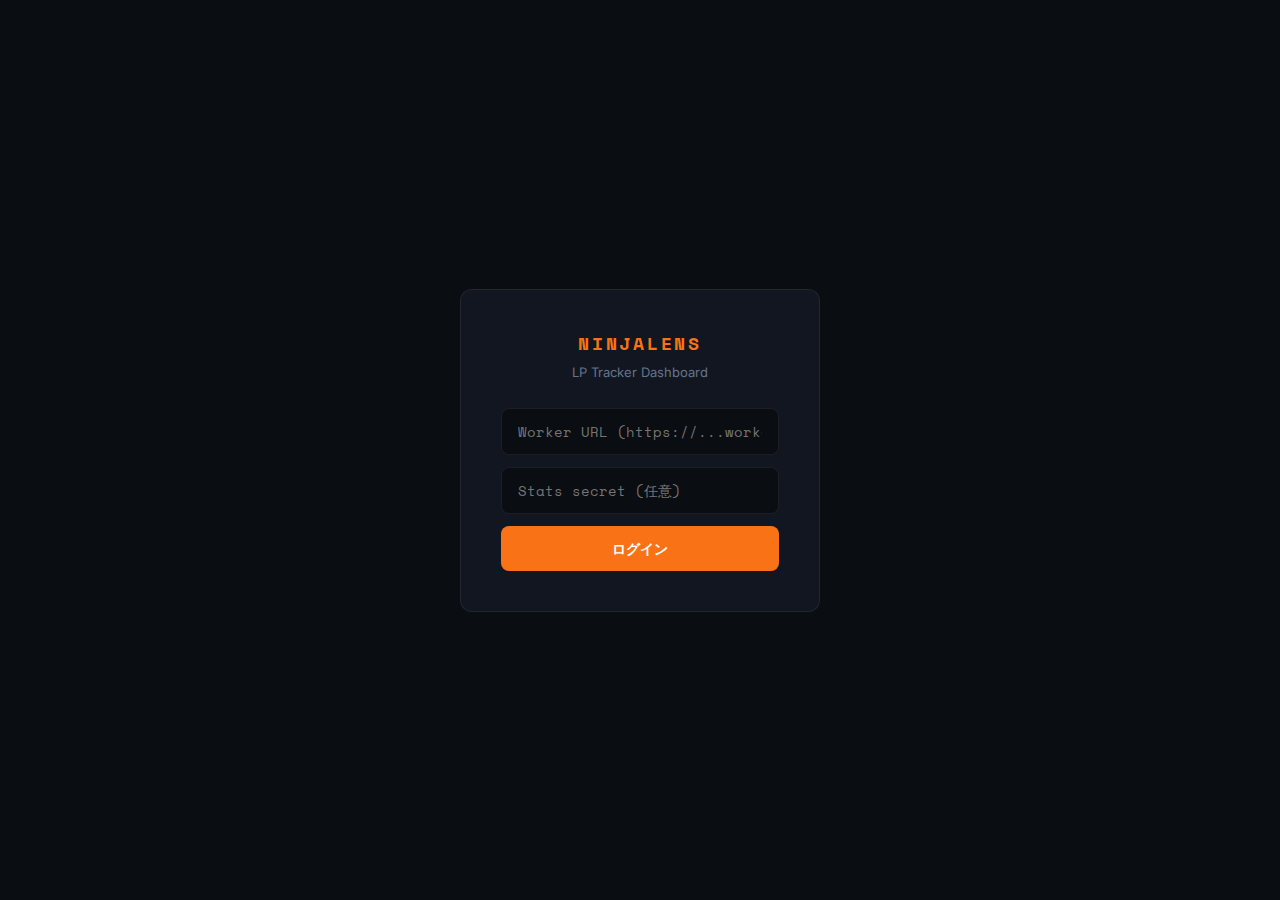
<file: dashboard.html>
<!DOCTYPE html>
<html lang="ja">
<head>
<meta charset="UTF-8">
<meta name="viewport" content="width=device-width, initial-scale=1.0">
<meta name="robots" content="noindex, nofollow">
<title>Ninjalens LP Tracker</title>
<style>
  @import url('https://fonts.googleapis.com/css2?family=Space+Mono:wght@400;700&family=Inter:wght@400;500;600&display=swap');
  :root {
    --bg:#0a0d12;--surface:#111620;--surface2:#181e2a;--border:rgba(255,255,255,0.07);
    --orange:#f97316;--orange-dim:rgba(249,115,22,0.12);--green:#34d399;
    --text:#e2e8f0;--text-dim:#64748b;--mono:'Space Mono',monospace;--sans:'Inter',sans-serif;
  }
  *{box-sizing:border-box;margin:0;padding:0;}
  body{background:var(--bg);color:var(--text);font-family:var(--sans);min-height:100vh;}

  /* login */
  #login-screen{display:flex;align-items:center;justify-content:center;min-height:100vh;}
  .login-box{background:var(--surface);border:1px solid var(--border);border-radius:12px;padding:40px;width:360px;text-align:center;}
  .login-box h1{font-family:var(--mono);font-size:18px;letter-spacing:.15em;color:var(--orange);margin-bottom:8px;}
  .login-box p{font-size:13px;color:var(--text-dim);margin-bottom:28px;}
  .login-box input{width:100%;background:var(--bg);border:1px solid var(--border);border-radius:8px;padding:12px 16px;color:var(--text);font-family:var(--mono);font-size:14px;margin-bottom:12px;outline:none;transition:border-color .2s;}
  .login-box input:focus{border-color:var(--orange);}
  .login-box button{width:100%;background:var(--orange);color:#fff;border:none;border-radius:8px;padding:12px;font-family:var(--mono);font-size:14px;font-weight:700;cursor:pointer;transition:opacity .2s;}
  .login-box button:hover{opacity:.85;}

  /* header */
  header{border-bottom:1px solid var(--border);padding:0 32px;height:56px;display:flex;align-items:center;justify-content:space-between;}
  .logo{font-family:var(--mono);font-size:14px;letter-spacing:.15em;color:var(--orange);}
  .logo span{color:var(--text-dim);}
  .header-right{display:flex;align-items:center;gap:10px;}
  .btn-sm{background:var(--surface2);border:1px solid var(--border);border-radius:6px;color:var(--text);font-family:var(--mono);font-size:12px;padding:6px 14px;cursor:pointer;transition:border-color .2s;white-space:nowrap;}
  .btn-sm:hover{border-color:var(--orange);color:var(--orange);}
  .btn-sm.orange{background:var(--orange-dim);border-color:rgba(249,115,22,.4);color:var(--orange);}

  /* csv drop zone */
  .csv-bar{background:var(--surface);border:1px dashed rgba(249,115,22,.3);border-radius:10px;padding:12px 20px;margin-bottom:16px;display:flex;align-items:center;gap:12px;cursor:pointer;transition:border-color .2s;}
  .csv-bar:hover,.csv-bar.drag{border-color:var(--orange);background:var(--orange-dim);}
  .csv-bar-icon{font-size:18px;}
  .csv-bar-text{font-size:13px;color:var(--text-dim);}
  .csv-bar-text strong{color:var(--text);}
  .csv-bar-badge{margin-left:auto;background:rgba(52,211,153,.1);border:1px solid rgba(52,211,153,.25);border-radius:4px;padding:2px 10px;font-family:var(--mono);font-size:11px;color:var(--green);}
  .csv-bar-badge.none{background:transparent;border-color:var(--border);color:var(--text-dim);}
  #csv-file-input{display:none;}

  main{max-width:1200px;margin:0 auto;padding:28px 32px;}

  /* summary */
  .summary-grid{display:grid;grid-template-columns:repeat(4,1fr);gap:16px;margin-bottom:20px;}
  .summary-card{background:var(--surface);border:1px solid var(--border);border-radius:10px;padding:18px 22px;}
  .summary-card .label{font-family:var(--mono);font-size:10px;letter-spacing:.2em;text-transform:uppercase;color:var(--text-dim);margin-bottom:8px;}
  .summary-card .value{font-family:var(--mono);font-size:28px;font-weight:700;color:var(--text);line-height:1;}
  .summary-card .value.orange{color:var(--orange);}
  .summary-card .value.green{color:var(--green);}
  .summary-card .sub{font-size:12px;color:var(--text-dim);margin-top:5px;}

  /* filter */
  .filter-bar{background:var(--surface);border:1px solid var(--border);border-radius:10px;padding:12px 18px;margin-bottom:16px;display:flex;flex-wrap:wrap;gap:8px;align-items:center;}
  .filter-label{font-family:var(--mono);font-size:10px;letter-spacing:.15em;text-transform:uppercase;color:var(--text-dim);white-space:nowrap;}
  .filter-divider{width:1px;height:16px;background:var(--border);}
  .filter-group{display:flex;gap:4px;}
  .filter-btn{background:transparent;border:1px solid var(--border);border-radius:6px;color:var(--text-dim);font-family:var(--mono);font-size:11px;padding:4px 10px;cursor:pointer;transition:all .15s;white-space:nowrap;}
  .filter-btn:hover{border-color:var(--orange);color:var(--orange);}
  .filter-btn.active{background:var(--orange-dim);border-color:var(--orange);color:var(--orange);}
  .filter-select{background:var(--bg);border:1px solid var(--border);border-radius:6px;color:var(--text-dim);font-family:var(--mono);font-size:11px;padding:4px 10px;cursor:pointer;outline:none;}
  .filter-select:focus{border-color:var(--orange);}
  .filter-select option{background:var(--surface);}
  .filter-search{background:var(--bg);border:1px solid var(--border);border-radius:6px;color:var(--text);font-family:var(--mono);font-size:11px;padding:4px 10px;outline:none;width:150px;}
  .filter-search:focus{border-color:var(--orange);}
  .filter-reset{margin-left:auto;background:transparent;border:none;color:var(--text-dim);font-family:var(--mono);font-size:11px;cursor:pointer;padding:4px 8px;}
  .filter-reset:hover{color:var(--orange);}

  /* table */
  .table-header{display:flex;align-items:center;margin-bottom:10px;}
  .table-title{font-family:var(--mono);font-size:11px;letter-spacing:.2em;text-transform:uppercase;color:var(--text-dim);}
  .table-wrap{background:var(--surface);border:1px solid var(--border);border-radius:10px;overflow:hidden;}
  table{width:100%;border-collapse:collapse;}
  thead tr{border-bottom:1px solid var(--border);}
  thead th{font-family:var(--mono);font-size:10px;letter-spacing:.12em;text-transform:uppercase;color:var(--text-dim);text-align:left;padding:12px 18px;font-weight:400;cursor:pointer;user-select:none;white-space:nowrap;}
  thead th:hover{color:var(--text);}
  tbody tr{border-bottom:1px solid var(--border);transition:background .15s;cursor:pointer;}
  tbody tr:last-child{border-bottom:none;}
  tbody tr:hover{background:var(--surface2);}
  tbody td{padding:12px 18px;font-size:13px;color:var(--text);vertical-align:middle;}
  .company-cell{display:flex;flex-direction:column;gap:2px;}
  .company-name{font-size:13px;font-weight:500;color:var(--text);}
  .company-slug{font-family:var(--mono);font-size:10px;color:var(--text-dim);}
  .slug-only{font-family:var(--mono);font-size:12px;color:var(--orange);}
  .scroll-bar-wrap{width:56px;height:5px;background:var(--bg);border-radius:3px;display:inline-block;overflow:hidden;}
  .scroll-bar-fill{height:100%;border-radius:3px;}
  .click-badge{display:inline-flex;align-items:center;background:var(--orange-dim);border:1px solid rgba(249,115,22,.2);border-radius:4px;padding:2px 8px;font-family:var(--mono);font-size:11px;color:var(--orange);}
  .click-badge.none{background:transparent;border-color:var(--border);color:var(--text-dim);}
  .good{color:var(--green);}.mid{color:var(--orange);}.low{color:var(--text-dim);}
  .loading{text-align:center;padding:80px;font-family:var(--mono);font-size:13px;color:var(--text-dim);}
  .empty{text-align:center;padding:60px;font-size:14px;color:var(--text-dim);}

  /* detail panel */
  .detail-panel{display:none;position:fixed;top:0;right:0;width:420px;height:100vh;background:var(--surface);border-left:1px solid var(--border);overflow-y:auto;z-index:100;padding:28px 24px;}
  .detail-panel.open{display:block;}
  .panel-close{position:absolute;top:20px;right:20px;background:none;border:none;color:var(--text-dim);font-size:20px;cursor:pointer;}
  .panel-close:hover{color:var(--text);}

  /* company card in panel */
  .company-card{background:var(--surface2);border:1px solid var(--border);border-radius:8px;padding:16px;margin-bottom:20px;}
  .company-card-name{font-size:16px;font-weight:600;color:var(--text);margin-bottom:10px;}
  .company-card-row{display:flex;align-items:center;gap:8px;padding:4px 0;font-size:12px;color:var(--text-dim);}
  .company-card-row span{color:var(--text);}
  .company-card-slug{font-family:var(--mono);font-size:11px;color:var(--orange);margin-top:6px;}
  .no-company{font-size:12px;color:var(--text-dim);font-style:italic;margin-bottom:20px;}

  .panel-section{margin-bottom:20px;}
  .panel-section-title{font-family:var(--mono);font-size:10px;letter-spacing:.2em;text-transform:uppercase;color:var(--text-dim);margin-bottom:10px;}
  .panel-metric{display:flex;justify-content:space-between;align-items:center;padding:8px 0;border-bottom:1px solid var(--border);font-size:13px;}
  .panel-metric:last-child{border-bottom:none;}
  .panel-metric .key{color:var(--text-dim);}
  .panel-metric .val{font-family:var(--mono);font-size:13px;color:var(--text);}
  .panel-metric .val.hit{color:var(--green);}
  .section-map{display:flex;flex-direction:column;gap:6px;}
  .section-row{display:flex;align-items:center;gap:10px;font-size:12px;}
  .section-dot{width:8px;height:8px;border-radius:50%;flex-shrink:0;}
  .section-dot.hit{background:var(--green);}
  .section-dot.miss{background:var(--border);border:1px solid var(--text-dim);}
  .section-name{color:var(--text-dim);flex:1;}
  .section-count{font-family:var(--mono);font-size:11px;color:var(--text-dim);}

  @media(max-width:768px){
    .summary-grid{grid-template-columns:repeat(2,1fr);}
    .detail-panel{width:100%;}
    main{padding:16px;}
  }
</style>
</head>
<body>

<div id="login-screen">
  <div class="login-box">
    <h1>NINJALENS</h1>
    <p>LP Tracker Dashboard</p>
    <input type="text" id="worker-url-input" placeholder="Worker URL (https://...workers.dev)" />
    <input type="password" id="secret-input" placeholder="Stats secret (任意)" />
    <button onclick="doLogin()">ログイン</button>
  </div>
</div>

<div id="app" style="display:none;">
  <header>
    <div class="logo">NINJA<span>LENS</span> / LP TRACKER</div>
    <div class="header-right">
      <span id="last-updated" style="font-family:var(--mono);font-size:11px;color:var(--text-dim);"></span>
      <button class="btn-sm" onclick="downloadJSON('filtered')">↓ 表示中 JSON</button>
      <button class="btn-sm" onclick="downloadJSON('all')">↓ 全件 JSON</button>
      <button class="btn-sm" onclick="loadData()">↺ 更新</button>
    </div>
  </header>

  <main>
    <!-- CSV読み込みバー -->
    <div class="csv-bar" id="csv-bar" onclick="document.getElementById('csv-file-input').click()"
      ondragover="event.preventDefault();this.classList.add('drag')"
      ondragleave="this.classList.remove('drag')"
      ondrop="handleCsvDrop(event)">
      <div class="csv-bar-icon">📋</div>
      <div class="csv-bar-text"><strong>営業リストCSVを読み込む</strong> — ドラッグ＆ドロップ またはクリックして選択</div>
      <div class="csv-bar-badge none" id="csv-badge">未読み込み</div>
    </div>
    <input type="file" id="csv-file-input" accept=".csv,.tsv" onchange="handleCsvFile(event)" />

    <!-- サマリー -->
    <div class="summary-grid">
      <div class="summary-card">
        <div class="label">表示中 Slugs</div>
        <div class="value orange" id="sum-slugs">—</div>
        <div class="sub">フィルター後の件数</div>
      </div>
      <div class="summary-card">
        <div class="label">CTA クリックあり</div>
        <div class="value green" id="sum-cta">—</div>
        <div class="sub">Founder / Starter ボタン</div>
      </div>
      <div class="summary-card">
        <div class="label">平均スクロール</div>
        <div class="value" id="sum-scroll">—</div>
        <div class="sub">最大スクロール深度</div>
      </div>
      <div class="summary-card">
        <div class="label">平均滞在時間</div>
        <div class="value" id="sum-time">—</div>
        <div class="sub">離脱タイミング</div>
      </div>
    </div>

    <!-- フィルター -->
    <div class="filter-bar">
      <span class="filter-label">期間</span>
      <div class="filter-group">
        <button class="filter-btn active" data-date="all" onclick="setDateFilter(this)">すべて</button>
        <button class="filter-btn" data-date="today" onclick="setDateFilter(this)">今日</button>
        <button class="filter-btn" data-date="week" onclick="setDateFilter(this)">今週</button>
        <button class="filter-btn" data-date="month" onclick="setDateFilter(this)">今月</button>
      </div>
      <div class="filter-divider"></div>
      <span class="filter-label">CTA</span>
      <div class="filter-group">
        <button class="filter-btn active" data-cta="all" onclick="setCtaFilter(this)">すべて</button>
        <button class="filter-btn" data-cta="yes" onclick="setCtaFilter(this)">あり</button>
        <button class="filter-btn" data-cta="no" onclick="setCtaFilter(this)">なし</button>
      </div>
      <div class="filter-divider"></div>
      <span class="filter-label">pricing</span>
      <div class="filter-group">
        <button class="filter-btn active" data-pricing="all" onclick="setPricingFilter(this)">すべて</button>
        <button class="filter-btn" data-pricing="yes" onclick="setPricingFilter(this)">到達</button>
        <button class="filter-btn" data-pricing="no" onclick="setPricingFilter(this)">未到達</button>
      </div>
      <div class="filter-divider"></div>
      <span class="filter-label">スクロール</span>
      <select class="filter-select" id="scroll-filter" onchange="applyFilters()">
        <option value="0">すべて</option>
        <option value="25">25%以上</option>
        <option value="50">50%以上</option>
        <option value="75">75%以上</option>
        <option value="90">90%以上</option>
      </select>
      <div class="filter-divider"></div>
      <input class="filter-search" type="text" id="search" placeholder="会社名 / slug を検索..." oninput="applyFilters()" />
      <button class="filter-reset" onclick="resetFilters()">✕ リセット</button>
    </div>

    <div class="table-header">
      <div class="table-title" id="filter-count">— 件</div>
    </div>
    <div class="table-wrap">
      <div class="loading" id="table-loading">読み込み中...</div>
      <table id="main-table" style="display:none;">
        <thead>
          <tr>
            <th onclick="setSort('company')">会社名 / Slug <span id="sort-company"></span></th>
            <th onclick="setSort('scroll')">スクロール <span id="sort-scroll"></span></th>
            <th onclick="setSort('time')">滞在時間 <span id="sort-time"></span></th>
            <th>CTAクリック</th>
            <th>pricing到達</th>
            <th onclick="setSort('last')">最終訪問 <span id="sort-last">▼</span></th>
          </tr>
        </thead>
        <tbody id="table-body"></tbody>
      </table>
      <div class="empty" id="table-empty" style="display:none;">条件に合うデータがありません</div>
    </div>
  </main>
</div>

<!-- 詳細パネル -->
<div class="detail-panel" id="detail-panel">
  <button class="panel-close" onclick="closePanel()">✕</button>

  <!-- 会社情報カード -->
  <div id="panel-company-area"></div>

  <div class="panel-section">
    <div class="panel-section-title">行動データ</div>
    <div class="panel-metric"><span class="key">ページビュー</span><span class="val" id="pd-pv">—</span></div>
    <div class="panel-metric"><span class="key">最大スクロール</span><span class="val" id="pd-scroll">—</span></div>
    <div class="panel-metric"><span class="key">平均滞在時間</span><span class="val" id="pd-time">—</span></div>
    <div class="panel-metric"><span class="key">初回訪問</span><span class="val" id="pd-first">—</span></div>
    <div class="panel-metric"><span class="key">最終訪問</span><span class="val" id="pd-last">—</span></div>
  </div>

  <div class="panel-section">
    <div class="panel-section-title">セクション到達</div>
    <div class="section-map" id="pd-sections"></div>
  </div>

  <div class="panel-section">
    <div class="panel-section-title">クリックしたボタン</div>
    <div id="pd-clicks"></div>
  </div>
</div>

<script>
const SECTIONS_ORDER = ['features','how','cost','gain','why','pricing','showcase','demo','setup-service','faq'];
const CTA_BUTTONS = ['founder-cta','starter-cta','early-cta','agency-cta','unlimited-cta','cost-cta-btn','cta-btn','setup-svc-cta','nav-cta-btn','hero-cta-primary'];

let WORKER_URL = '';
let STATS_SECRET = '';
let allData = [];
let companyMap = {}; // slug -> { name, employees, location, salesDate }
let filters = { date:'all', cta:'all', pricing:'all', scroll:0, search:'' };
let sortKey = 'last';
let sortDir = -1;

// ── ログイン ─────────────────────────────────────────────────
function doLogin() {
  const url = document.getElementById('worker-url-input').value.trim().replace(/\/$/,'');
  const secret = document.getElementById('secret-input').value.trim();
  if (!url) return alert('Worker URL を入力してください');
  WORKER_URL = url; STATS_SECRET = secret;
  localStorage.setItem('nl_tracker_url', url);
  localStorage.setItem('nl_tracker_secret', secret);
  document.getElementById('login-screen').style.display = 'none';
  document.getElementById('app').style.display = 'block';
  loadData();
}

window.addEventListener('DOMContentLoaded', () => {
  const saved = localStorage.getItem('nl_tracker_url');
  if (saved) {
    WORKER_URL = saved;
    STATS_SECRET = localStorage.getItem('nl_tracker_secret') || '';
    document.getElementById('worker-url-input').value = saved;
    document.getElementById('secret-input').value = STATS_SECRET;
    document.getElementById('login-screen').style.display = 'none';
    document.getElementById('app').style.display = 'block';
    loadData();
  }
});

// ── データ取得 ────────────────────────────────────────────────
async function loadData() {
  document.getElementById('table-loading').style.display = 'block';
  document.getElementById('main-table').style.display = 'none';
  document.getElementById('table-empty').style.display = 'none';
  try {
    const qs = STATS_SECRET ? '?secret=' + encodeURIComponent(STATS_SECRET) : '';
    const res = await fetch(WORKER_URL + '/stats' + qs);
    if (!res.ok) throw new Error('HTTP ' + res.status);
    allData = await res.json();
    applyFilters();
    document.getElementById('last-updated').textContent = '更新: ' + new Date().toLocaleTimeString('ja-JP');
  } catch(e) {
    alert('取得エラー: ' + e.message);
  } finally {
    document.getElementById('table-loading').style.display = 'none';
  }
}

// ── CSV読み込み ───────────────────────────────────────────────
function handleCsvDrop(e) {
  e.preventDefault();
  document.getElementById('csv-bar').classList.remove('drag');
  const file = e.dataTransfer.files[0];
  if (file) parseCsvFile(file);
}

function handleCsvFile(e) {
  const file = e.target.files[0];
  if (file) parseCsvFile(file);
}

// RFC4180準拠CSVパーサー（クォート内カンマ・改行対応）
function parseCSV(text) {
  const rows = [];
  let col = '', row = [], inQ = false;
  for (let i = 0; i < text.length; i++) {
    const c = text[i], nx = text[i+1];
    if (inQ) {
      if (c === '"' && nx === '"') { col += '"'; i++; }
      else if (c === '"') { inQ = false; }
      else { col += c; }
    } else {
      if (c === '"') { inQ = true; }
      else if (c === ',') { row.push(col.trim()); col = ''; }
      else if (c === '\n' || (c === '\r' && nx === '\n')) {
        row.push(col.trim()); col = '';
        if (row.some(v => v !== '')) rows.push(row);
        row = [];
        if (c === '\r') i++;
      } else { col += c; }
    }
  }
  if (col || row.length) { row.push(col.trim()); if (row.some(v => v !== '')) rows.push(row); }
  return rows;
}

function parseCsvFile(file) {
  const reader = new FileReader();
  reader.onload = (e) => {
    const text = e.target.result;
    const rows = parseCSV(text);
    if (rows.length < 2) { alert('CSVのデータが見つかりませんでした。'); return; }
    const headers = rows[0];

    const colIdx = (names) => {
      for (const n of names) {
        const i = headers.findIndex(h => h === n);
        if (i !== -1) return i;
      }
      return -1;
    };

    const slugIdx = colIdx(['Slug','slug','SLUG']);
    const nameIdx = colIdx(['会社名','Company','company','Company Name','company_name']);
    const empIdx  = colIdx(['従業員数','Employees','employees','Employee Count']);
    const locIdx  = colIdx(['所在地','Location','location','City']);
    const dateIdx = colIdx(['営業日','Sales Date','sales_date','Date']);

    if (slugIdx === -1 || nameIdx === -1) {
      alert('CSVに「Slug」列と「会社名」列が見つかりませんでした。\n列名を確認してください。');
      return;
    }

    companyMap = {};
    let count = 0;
    for (let i = 1; i < rows.length; i++) {
      const cols = rows[i];
      const rawSlug = (cols[slugIdx] || '').replace(/^\//, '').trim();
      if (!rawSlug) continue;
      const slug = '/' + rawSlug;
      companyMap[slug] = {
        name:      cols[nameIdx] || '',
        employees: empIdx  !== -1 ? (cols[empIdx]  || '') : '',
        location:  locIdx  !== -1 ? (cols[locIdx]  || '') : '',
        salesDate: dateIdx !== -1 ? (cols[dateIdx] || '') : '',
      };
      count++;
    }

    const badge = document.getElementById('csv-badge');
    badge.textContent = count + '社 読み込み済み';
    badge.classList.remove('none');

    applyFilters();
  };
  reader.readAsText(file, 'UTF-8');
}

// ── フィルター ────────────────────────────────────────────────
function setDateFilter(btn) {
  filters.date = btn.dataset.date;
  document.querySelectorAll('[data-date]').forEach(b => b.classList.remove('active'));
  btn.classList.add('active'); applyFilters();
}
function setCtaFilter(btn) {
  filters.cta = btn.dataset.cta;
  document.querySelectorAll('[data-cta]').forEach(b => b.classList.remove('active'));
  btn.classList.add('active'); applyFilters();
}
function setPricingFilter(btn) {
  filters.pricing = btn.dataset.pricing;
  document.querySelectorAll('[data-pricing]').forEach(b => b.classList.remove('active'));
  btn.classList.add('active'); applyFilters();
}
function resetFilters() {
  filters = { date:'all', cta:'all', pricing:'all', scroll:0, search:'' };
  document.querySelectorAll('[data-date]').forEach(b => b.classList.toggle('active', b.dataset.date==='all'));
  document.querySelectorAll('[data-cta]').forEach(b => b.classList.toggle('active', b.dataset.cta==='all'));
  document.querySelectorAll('[data-pricing]').forEach(b => b.classList.toggle('active', b.dataset.pricing==='all'));
  document.getElementById('scroll-filter').value = '0';
  document.getElementById('search').value = '';
  applyFilters();
}

function applyFilters() {
  filters.scroll = parseInt(document.getElementById('scroll-filter').value, 10);
  filters.search = document.getElementById('search').value.toLowerCase();
  const now = new Date();
  const todayStart = new Date(now.getFullYear(), now.getMonth(), now.getDate());
  const weekStart = new Date(todayStart); weekStart.setDate(weekStart.getDate() - weekStart.getDay());
  const monthStart = new Date(now.getFullYear(), now.getMonth(), 1);

  let filtered = allData.filter(d => {
    if (filters.date !== 'all' && d.last_seen) {
      const t = new Date(d.last_seen);
      if (filters.date === 'today' && t < todayStart) return false;
      if (filters.date === 'week'  && t < weekStart)  return false;
      if (filters.date === 'month' && t < monthStart) return false;
    }
    if (filters.cta === 'yes' && !hasCTA(d)) return false;
    if (filters.cta === 'no'  && hasCTA(d))  return false;
    const ph = d.sections && d.sections['pricing'];
    if (filters.pricing === 'yes' && !ph) return false;
    if (filters.pricing === 'no'  && ph)  return false;
    if (filters.scroll > 0 && (d.max_scroll||0) < filters.scroll) return false;
    if (filters.search) {
      const co = companyMap[d.slug];
      const name = co ? co.name.toLowerCase() : '';
      if (!d.slug.toLowerCase().includes(filters.search) && !name.includes(filters.search)) return false;
    }
    return true;
  });

  filtered = sortData(filtered);
  renderSummary(filtered);
  renderTable(filtered);
  document.getElementById('filter-count').textContent = filtered.length + ' 件';
}

// ── ソート ───────────────────────────────────────────────────
function setSort(key) {
  if (sortKey === key) sortDir *= -1; else { sortKey = key; sortDir = -1; }
  ['company','scroll','time','last'].forEach(k => { const e = document.getElementById('sort-'+k); if(e) e.textContent=''; });
  const el = document.getElementById('sort-'+key);
  if (el) el.textContent = sortDir === -1 ? '▼' : '▲';
  applyFilters();
}

function sortData(data) {
  return [...data].sort((a,b) => {
    if (sortKey === 'company') {
      const an = (companyMap[a.slug] ? companyMap[a.slug].name : a.slug).toLowerCase();
      const bn = (companyMap[b.slug] ? companyMap[b.slug].name : b.slug).toLowerCase();
      return an > bn ? sortDir : -sortDir;
    }
    if (sortKey === 'scroll') return ((a.max_scroll||0) - (b.max_scroll||0)) * sortDir;
    if (sortKey === 'time')   return ((a.avg_time_sec||0) - (b.avg_time_sec||0)) * sortDir;
    if (sortKey === 'last')   return (a.last_seen||'') > (b.last_seen||'') ? sortDir : -sortDir;
    return 0;
  });
}

// ── サマリー ─────────────────────────────────────────────────
function renderSummary(data) {
  document.getElementById('sum-slugs').textContent = data.length;
  document.getElementById('sum-cta').textContent = data.filter(d => hasCTA(d)).length;
  const sa = avg(data.map(d => d.max_scroll||0));
  document.getElementById('sum-scroll').textContent = data.length ? sa+'%' : '—';
  const ta = avg(data.filter(d => d.avg_time_sec).map(d => d.avg_time_sec));
  document.getElementById('sum-time').textContent = (data.length && ta) ? fmtTime(ta) : '—';
}

// ── テーブル ─────────────────────────────────────────────────
function renderTable(filtered) {
  const tbody = document.getElementById('table-body');
  tbody.innerHTML = '';
  if (filtered.length === 0) {
    document.getElementById('main-table').style.display = 'none';
    document.getElementById('table-empty').style.display = 'block';
    return;
  }
  document.getElementById('main-table').style.display = 'table';
  document.getElementById('table-empty').style.display = 'none';

  filtered.forEach(d => {
    const tr = document.createElement('tr');
    tr.onclick = () => openPanel(d);
    const scroll = d.max_scroll || 0;
    const sc = scroll >= 75 ? 'var(--green)' : scroll >= 50 ? 'var(--orange)' : 'var(--text-dim)';
    const cta = hasCTA(d);
    const ph = d.sections && d.sections['pricing'];
    const tv = d.avg_time_sec ? fmtTime(d.avg_time_sec) : '—';
    const tc = !d.avg_time_sec ? 'low' : d.avg_time_sec >= 60 ? 'good' : d.avg_time_sec >= 20 ? 'mid' : 'low';
    const co = companyMap[d.slug];

    // 会社名セル
    const nameCell = co
      ? `<div class="company-cell"><div class="company-name">${co.name}</div><div class="company-slug">${d.slug}${co.location ? ' · ' + co.location : ''}</div></div>`
      : `<span class="slug-only">${d.slug}</span>`;

    tr.innerHTML = `
      <td>${nameCell}</td>
      <td><div style="display:flex;align-items:center;gap:8px;">
        <div class="scroll-bar-wrap"><div class="scroll-bar-fill" style="width:${scroll}%;background:${sc};"></div></div>
        <span style="font-family:var(--mono);font-size:11px;color:${sc};">${scroll}%</span>
      </div></td>
      <td><span class="${tc}" style="font-family:var(--mono);font-size:12px;">${tv}</span></td>
      <td><span class="click-badge ${cta?'':'none'}">${cta?'✓ クリックあり':'—'}</span></td>
      <td><span style="font-family:var(--mono);font-size:12px;color:${ph?'var(--green)':'var(--text-dim)'};">${ph?'✓':'—'}</span></td>
      <td style="font-size:12px;color:var(--text-dim);">${d.last_seen?relativeTime(d.last_seen):'—'}</td>
    `;
    tbody.appendChild(tr);
  });
}

// ── 詳細パネル ────────────────────────────────────────────────
function openPanel(d) {
  const co = companyMap[d.slug];

  // 会社情報カード
  const area = document.getElementById('panel-company-area');
  if (co) {
    area.innerHTML = `
      <div class="company-card">
        <div class="company-card-name">${co.name}</div>
        ${co.location   ? `<div class="company-card-row">📍 <span>${co.location}</span></div>` : ''}
        ${co.employees  ? `<div class="company-card-row">👥 <span>${co.employees}</span></div>` : ''}
        ${co.salesDate  ? `<div class="company-card-row">📅 営業日: <span>${co.salesDate}</span></div>` : ''}
        <div class="company-card-slug">${d.slug}</div>
      </div>
    `;
  } else {
    area.innerHTML = `<div class="no-company">${d.slug} — CSVに会社情報なし</div>`;
  }

  document.getElementById('pd-pv').textContent = d.pageviews || 0;
  document.getElementById('pd-scroll').textContent = d.max_scroll ? d.max_scroll+'%' : '—';
  document.getElementById('pd-time').textContent = d.avg_time_sec ? fmtTime(d.avg_time_sec) : '—';
  document.getElementById('pd-first').textContent = d.first_seen ? fmtDate(d.first_seen) : '—';
  document.getElementById('pd-last').textContent  = d.last_seen  ? fmtDate(d.last_seen)  : '—';

  const sectMap = document.getElementById('pd-sections');
  sectMap.innerHTML = '';
  SECTIONS_ORDER.forEach(s => {
    const count = (d.sections && d.sections[s]) || 0;
    const hit = count > 0;
    const row = document.createElement('div');
    row.className = 'section-row';
    row.innerHTML = '<div class="section-dot '+(hit?'hit':'miss')+'"></div><span class="section-name">#'+s+'</span><span class="section-count">'+(hit?count+'回':'未到達')+'</span>';
    sectMap.appendChild(row);
  });

  const clicks = d.clicks || {};
  const entries = Object.entries(clicks);
  document.getElementById('pd-clicks').innerHTML = entries.length === 0
    ? '<div style="font-size:13px;color:var(--text-dim);">クリックなし</div>'
    : entries.map(([k,v]) => '<div class="panel-metric"><span class="key" style="font-family:var(--mono);font-size:11px;">'+k+'</span><span class="val hit">'+v+'回</span></div>').join('');

  document.getElementById('detail-panel').classList.add('open');
}


// ── ダウンロード ──────────────────────────────────────────────
function downloadJSON(mode) {
  const source = mode === 'all' ? allData : getFiltered();
  const enriched = source.map(d => {
    const co = companyMap[d.slug];
    return {
      slug: d.slug,
      company: co ? co.name      : null,
      location: co ? co.location : null,
      employees: co ? co.employees : null,
      sales_date: co ? co.salesDate : null,
      pageviews: d.pageviews || 0,
      max_scroll: d.max_scroll || 0,
      avg_time_sec: d.avg_time_sec || 0,
      cta_clicked: hasCTA(d),
      pricing_reached: !!(d.sections && d.sections['pricing']),
      sections_reached: Object.keys(d.sections || {}),
      clicks: d.clicks || {},
      first_seen: d.first_seen || null,
      last_seen: d.last_seen || null,
    };
  });
  const blob = new Blob([JSON.stringify(enriched, null, 2)], { type: 'application/json' });
  const a = document.createElement('a');
  a.href = URL.createObjectURL(blob);
  a.download = 'ninjalens-lp-' + mode + '-' + new Date().toISOString().slice(0,10) + '.json';
  a.click();
}

function getFiltered() {
  const now = new Date();
  const todayStart = new Date(now.getFullYear(), now.getMonth(), now.getDate());
  const weekStart = new Date(todayStart); weekStart.setDate(weekStart.getDate() - weekStart.getDay());
  const monthStart = new Date(now.getFullYear(), now.getMonth(), 1);
  return allData.filter(d => {
    if (filters.date !== 'all' && d.last_seen) {
      const t = new Date(d.last_seen);
      if (filters.date === 'today' && t < todayStart) return false;
      if (filters.date === 'week'  && t < weekStart)  return false;
      if (filters.date === 'month' && t < monthStart) return false;
    }
    if (filters.cta === 'yes' && !hasCTA(d)) return false;
    if (filters.cta === 'no'  && hasCTA(d))  return false;
    const ph = d.sections && d.sections['pricing'];
    if (filters.pricing === 'yes' && !ph) return false;
    if (filters.pricing === 'no'  && ph)  return false;
    if (filters.scroll > 0 && (d.max_scroll||0) < filters.scroll) return false;
    if (filters.search) {
      const co = companyMap[d.slug];
      const name = co ? co.name.toLowerCase() : '';
      if (!d.slug.toLowerCase().includes(filters.search) && !name.includes(filters.search)) return false;
    }
    return true;
  });
}

function closePanel() { document.getElementById('detail-panel').classList.remove('open'); }

// ── ユーティリティ ────────────────────────────────────────────
function hasCTA(d) { return d.clicks && CTA_BUTTONS.some(b => d.clicks[b] > 0); }
function avg(arr) { return arr.length ? Math.round(arr.reduce((a,b)=>a+b,0)/arr.length) : 0; }
function fmtTime(sec) { return sec < 60 ? sec+'秒' : Math.floor(sec/60)+'分'+(sec%60?(sec%60)+'秒':''); }
function fmtDate(iso) { return new Date(iso).toLocaleString('ja-JP',{month:'numeric',day:'numeric',hour:'2-digit',minute:'2-digit'}); }
function relativeTime(iso) {
  const diff = (Date.now() - new Date(iso).getTime()) / 1000;
  if (diff < 60) return 'たった今';
  if (diff < 3600) return Math.floor(diff/60)+'分前';
  if (diff < 86400) return Math.floor(diff/3600)+'時間前';
  return Math.floor(diff/86400)+'日前';
}
</script>
</body>
</html>
</file>
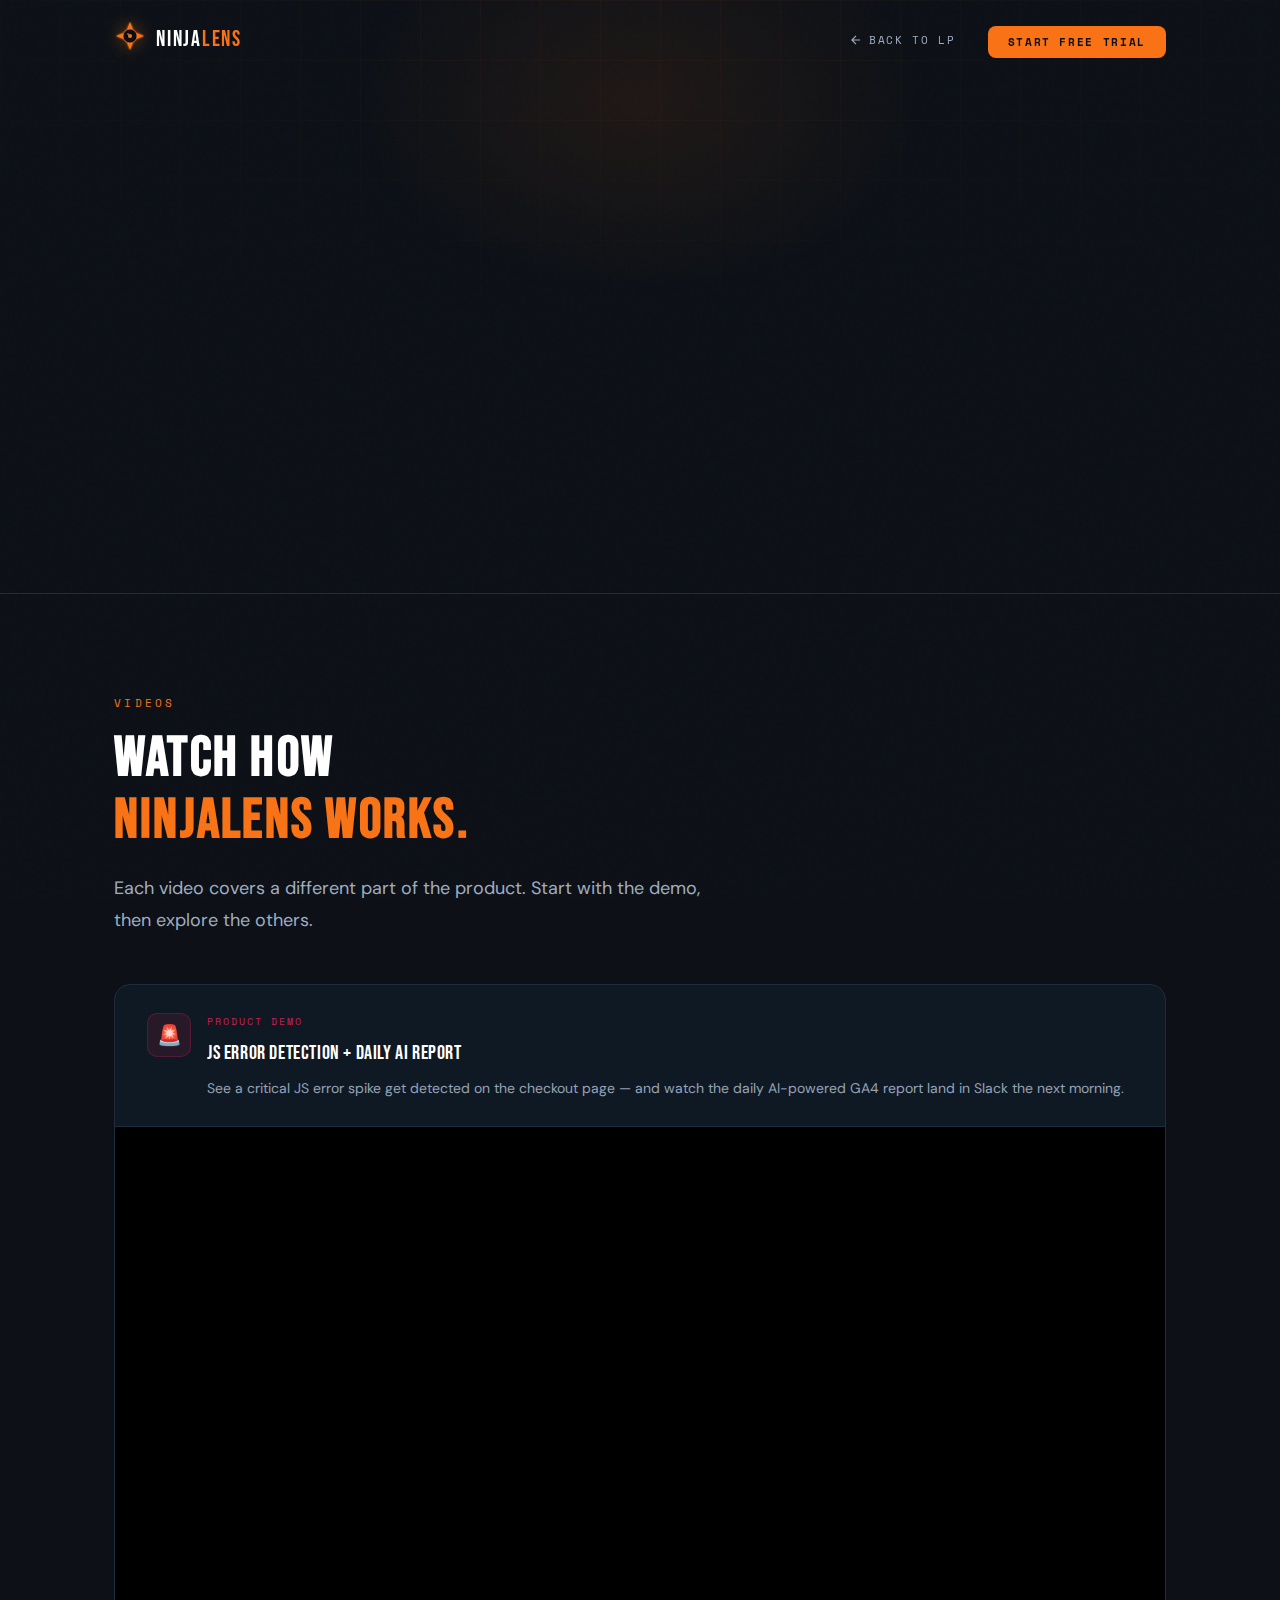
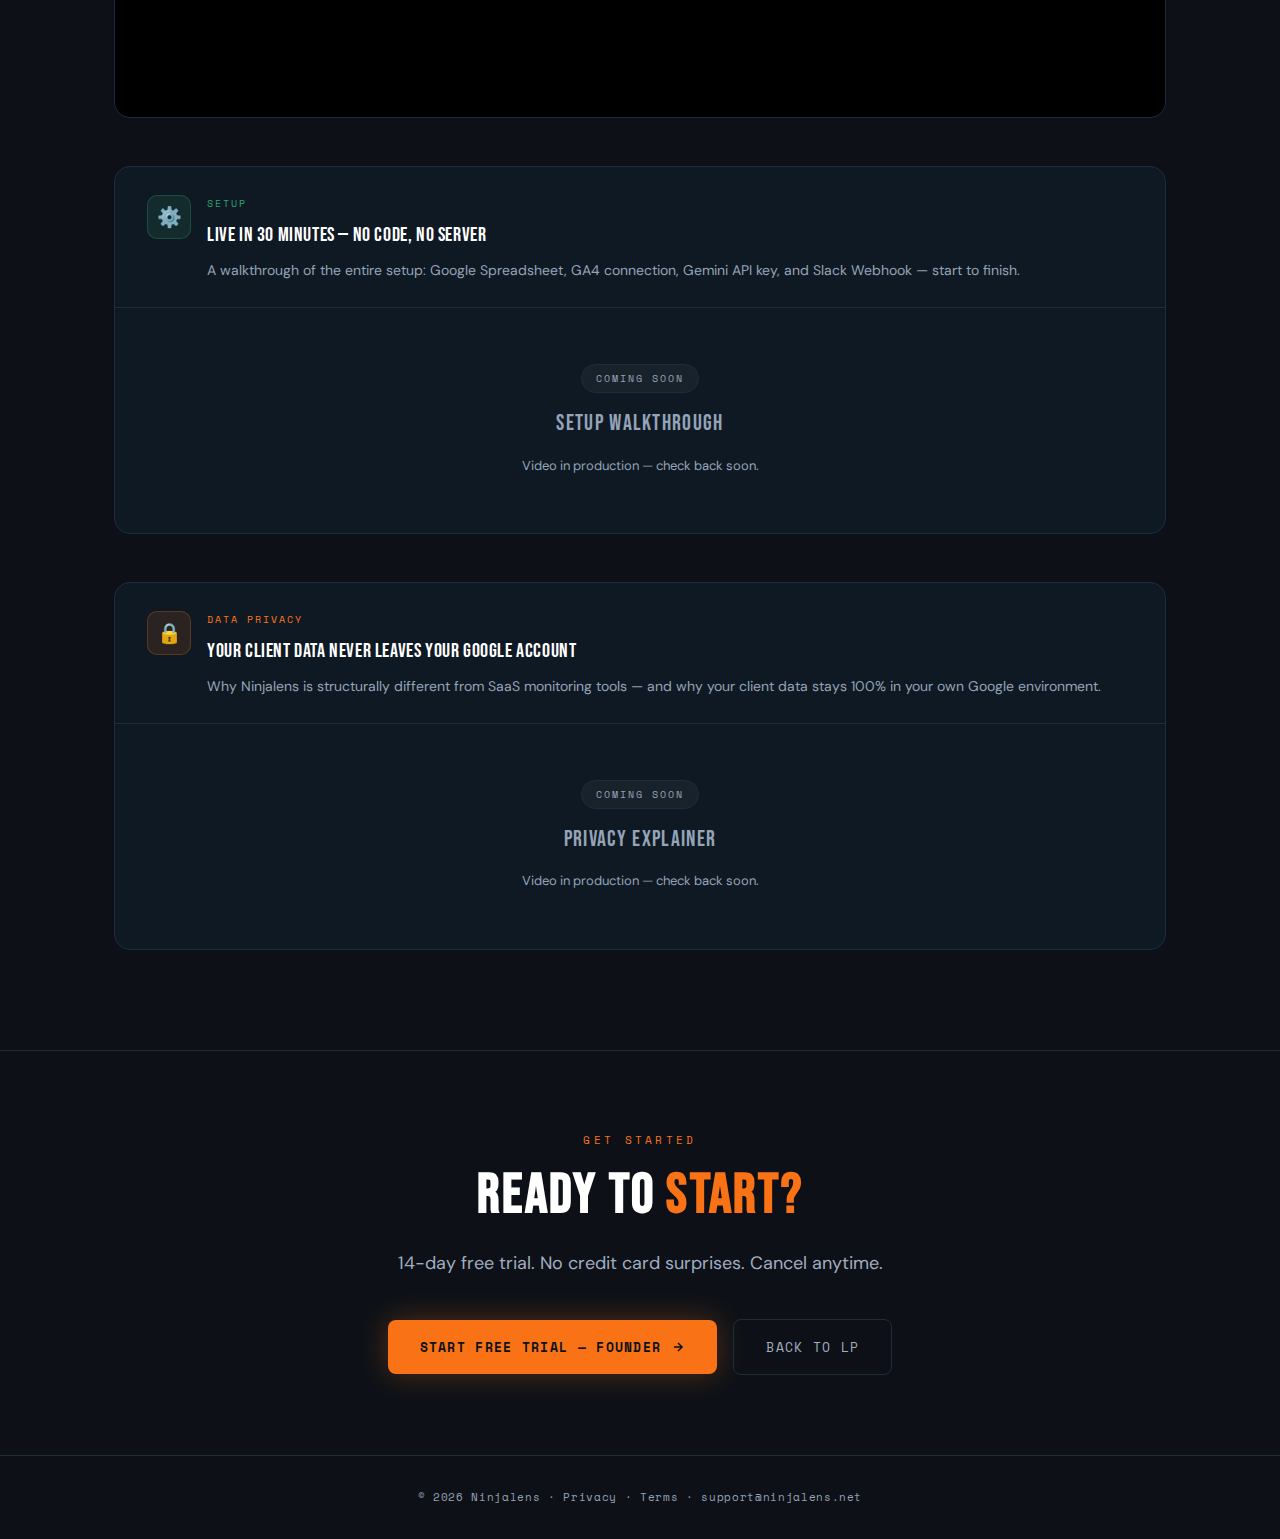
<file: demo.html>
<!DOCTYPE html>
<html lang="en">
<head>
<meta charset="UTF-8">
<meta name="viewport" content="width=device-width, initial-scale=1.0">
<meta name="description" content="Ninjalens Demo — See how GA4 AI monitoring works in real Slack notifications.">
<title>Ninjalens — Demo Videos</title>
<link rel="stylesheet" href="css/style.css">
<link rel="icon" href="/favicon.ico">
<style>
  .demo-hero {
    padding: 160px 0 80px;
    text-align: center;
    position: relative;
    overflow: hidden;
  }

  .demo-hero .hero-grid {
    position: absolute;
    inset: 0;
    background-image:
      linear-gradient(rgba(249,115,22,0.04) 1px, transparent 1px),
      linear-gradient(90deg, rgba(249,115,22,0.04) 1px, transparent 1px);
    background-size: 60px 60px;
    mask-image: radial-gradient(ellipse 80% 60% at 50% 0%, black, transparent);
  }

  .demo-hero .hero-glow {
    position: absolute;
    top: -100px;
    left: 50%;
    transform: translateX(-50%);
    width: 600px;
    height: 400px;
    background: radial-gradient(ellipse, rgba(249,115,22,0.08) 0%, transparent 70%);
    pointer-events: none;
  }

  .demo-hero-content {
    position: relative;
    z-index: 1;
  }

  .video-grid {
    display: flex;
    flex-direction: column;
    gap: 48px;
    margin-top: 48px;
  }

  .video-card {
    background: var(--navy-2);
    border: 1px solid var(--navy-border);
    border-radius: var(--radius-lg);
    overflow: hidden;
    transition: border-color 0.3s, transform 0.2s;
  }

  .video-card:hover {
    border-color: rgba(249,115,22,0.3);
    transform: translateY(-2px);
  }

  .video-card-header {
    padding: 28px 32px 24px;
    border-bottom: 1px solid var(--navy-border);
    display: flex;
    align-items: flex-start;
    gap: 16px;
  }

  .video-card-icon {
    width: 44px;
    height: 44px;
    border-radius: 10px;
    display: flex;
    align-items: center;
    justify-content: center;
    font-size: 20px;
    flex-shrink: 0;
  }

  .video-card-icon--alert  { background: rgba(224,30,90,0.12); border: 1px solid rgba(224,30,90,0.25); }
  .video-card-icon--setup  { background: rgba(46,182,125,0.12); border: 1px solid rgba(46,182,125,0.25); }
  .video-card-icon--privacy { background: rgba(249,115,22,0.12); border: 1px solid rgba(249,115,22,0.25); }

  .video-card-tag {
    font-family: var(--font-mono);
    font-size: 10px;
    letter-spacing: 0.2em;
    text-transform: uppercase;
    margin-bottom: 6px;
  }

  .video-card-tag--alert   { color: rgba(224,30,90,0.9); }
  .video-card-tag--setup   { color: rgba(46,182,125,0.9); }
  .video-card-tag--privacy { color: var(--orange); }

  .video-card-title {
    font-family: var(--font-display);
    font-size: 20px;
    letter-spacing: 0.03em;
    color: var(--white);
    margin-bottom: 6px;
  }

  .video-card-desc {
    font-size: 14px;
    color: var(--text-dim);
    line-height: 1.8;
  }

  .video-wrap {
    position: relative;
    padding-bottom: 56.25%;
    height: 0;
    overflow: hidden;
    background: #000;
  }

  .video-wrap iframe {
    position: absolute;
    top: 0; left: 0;
    width: 100%; height: 100%;
    border: 0;
  }

  .video-coming-soon {
    padding: 56px 32px;
    text-align: center;
    display: flex;
    flex-direction: column;
    align-items: center;
    gap: 12px;
  }

  .coming-soon-badge {
    font-family: var(--font-mono);
    font-size: 10px;
    letter-spacing: 0.2em;
    text-transform: uppercase;
    color: var(--text-dim);
    background: rgba(255,255,255,0.04);
    border: 1px solid var(--navy-border);
    border-radius: 100px;
    padding: 5px 14px;
  }

  .coming-soon-title {
    font-family: var(--font-display);
    font-size: 22px;
    letter-spacing: 0.06em;
    color: var(--text-dim);
  }

  .demo-cta {
    text-align: center;
    padding: 80px 0;
    border-top: 1px solid var(--navy-border);
  }

  .demo-cta-actions {
    display: flex;
    align-items: center;
    justify-content: center;
    gap: 16px;
    flex-wrap: wrap;
    margin-top: 40px;
  }

  .demo-footer {
    border-top: 1px solid var(--navy-border);
    padding: 32px 24px;
    text-align: center;
    font-family: var(--font-mono);
    font-size: 11px;
    letter-spacing: 0.06em;
    color: var(--text-dim);
  }

  .demo-footer a { color: var(--text-dim); transition: color 0.2s; }
  .demo-footer a:hover { color: var(--orange); }

  @media (max-width: 640px) {
    .video-card-header { flex-direction: column; }
    .demo-hero { padding: 120px 0 60px; }
  }
</style>
</head>
<body>

<!-- NAV -->
<nav class="nav" id="nav">
  <div class="container">
    <div class="nav-inner">
      <a href="/" class="nav-logo">
        <div class="nav-logo-icon">
          <svg width="32" height="32" viewBox="0 0 64 64" fill="none" xmlns="http://www.w3.org/2000/svg">
            <filter id="glow-nav"><feGaussianBlur stdDeviation="2" result="cb"/><feMerge><feMergeNode in="cb"/><feMergeNode in="SourceGraphic"/></feMerge></filter>
            <g filter="url(#glow-nav)">
              <path d="M32 4 L40 24 L24 24 Z" fill="#f97316"/>
              <path d="M60 32 L40 40 L40 24 Z" fill="#f97316"/>
              <path d="M32 60 L24 40 L40 40 Z" fill="#f97316"/>
              <path d="M4 32 L24 24 L24 40 Z" fill="#f97316"/>
              <circle cx="32" cy="32" r="14" fill="#0d1117" stroke="#f97316" stroke-width="1.5"/>
              <circle cx="32" cy="32" r="4" fill="#f97316"/>
              <circle cx="28" cy="28" r="1.5" fill="white" opacity="0.7"/>
            </g>
          </svg>
        </div>
        <span class="nav-logo-text">NINJA<span>LENS</span></span>
      </a>
      <ul class="nav-links">
        <li>
          <a href="/" style="display:flex;align-items:center;gap:6px;">
            <svg width="14" height="14" viewBox="0 0 24 24" fill="none" stroke="currentColor" stroke-width="2"><path d="M19 12H5M12 19l-7-7 7-7"/></svg>
            Back to LP
          </a>
        </li>
        <li><a href="/#pricing" class="nav-cta">Start Free Trial</a></li>
      </ul>
    </div>
  </div>
</nav>

<!-- HERO -->
<section class="demo-hero">
  <div class="hero-grid"></div>
  <div class="hero-glow"></div>
  <div class="container">
    <div class="demo-hero-content">
      <div class="hero-badge fade-up fade-up-1">
        <div class="hero-badge-dot"></div>
        Demo Videos
      </div>
      <h1 class="hero-title fade-up fade-up-2">SEE IT<br>IN <span class="highlight">ACTION.</span></h1>
      <p class="hero-sub fade-up fade-up-3" style="margin: 0 auto;">Real Slack notifications. Actual screenshots. No mockups — this is exactly what lands in your Slack.</p>
    </div>
  </div>
</section>

<!-- VIDEOS -->
<section class="section" style="border-top:1px solid var(--navy-border);">
  <div class="container">
    <div class="section-label">Videos</div>
    <h2 class="section-title">Watch how<br><span class="text-orange">Ninjalens works.</span></h2>
    <p class="section-subtitle">Each video covers a different part of the product. Start with the demo, then explore the others.</p>

    <div class="video-grid">

      <!-- VIDEO 1: DEMO -->
      <div class="video-card">
        <div class="video-card-header">
          <div class="video-card-icon video-card-icon--alert">🚨</div>
          <div>
            <div class="video-card-tag video-card-tag--alert">Product Demo</div>
            <div class="video-card-title">JS Error Detection + Daily AI Report</div>
            <div class="video-card-desc">See a critical JS error spike get detected on the checkout page — and watch the daily AI-powered GA4 report land in Slack the next morning.</div>
          </div>
        </div>
        <div class="video-wrap">
          <iframe
            src="https://www.youtube.com/embed/PmdLwix2HWA"
            title="Ninjalens Demo — JS Error Detection + Daily AI Report"
            allow="accelerometer; autoplay; clipboard-write; encrypted-media; gyroscope; picture-in-picture"
            allowfullscreen>
          </iframe>
        </div>
      </div>

      <!-- VIDEO 2: SETUP (COMING SOON) -->
      <div class="video-card">
        <div class="video-card-header">
          <div class="video-card-icon video-card-icon--setup">⚙️</div>
          <div>
            <div class="video-card-tag video-card-tag--setup">Setup</div>
            <div class="video-card-title">Live in 30 Minutes — No Code, No Server</div>
            <div class="video-card-desc">A walkthrough of the entire setup: Google Spreadsheet, GA4 connection, Gemini API key, and Slack Webhook — start to finish.</div>
          </div>
        </div>
        <div class="video-coming-soon">
          <div class="coming-soon-badge">Coming Soon</div>
          <div class="coming-soon-title">Setup Walkthrough</div>
          <p style="font-size:13px;color:var(--text-dim);">Video in production — check back soon.</p>
        </div>
      </div>

      <!-- VIDEO 3: PRIVACY (COMING SOON) -->
      <div class="video-card">
        <div class="video-card-header">
          <div class="video-card-icon video-card-icon--privacy">🔒</div>
          <div>
            <div class="video-card-tag video-card-tag--privacy">Data Privacy</div>
            <div class="video-card-title">Your Client Data Never Leaves Your Google Account</div>
            <div class="video-card-desc">Why Ninjalens is structurally different from SaaS monitoring tools — and why your client data stays 100% in your own Google environment.</div>
          </div>
        </div>
        <div class="video-coming-soon">
          <div class="coming-soon-badge">Coming Soon</div>
          <div class="coming-soon-title">Privacy Explainer</div>
          <p style="font-size:13px;color:var(--text-dim);">Video in production — check back soon.</p>
        </div>
      </div>

    </div>
  </div>
</section>

<!-- CTA -->
<section class="demo-cta">
  <div class="container">
    <div class="section-label" style="text-align:center;">Get Started</div>
    <h2 class="section-title" style="text-align:center;">READY TO <span class="text-orange">START?</span></h2>
    <p class="section-subtitle" style="margin:0 auto;text-align:center;">14-day free trial. No credit card surprises. Cancel anytime.</p>
    <div class="demo-cta-actions">
      <a href="https://ndnrys-works.lemonsqueezy.com/checkout/buy/ed3454a5-996e-4d4e-adad-8e3c4e43d17e?enabled=1404256" target="_blank" rel="noopener" class="btn-primary">
        Start Free Trial — Founder
        <svg width="14" height="14" viewBox="0 0 24 24" fill="none" stroke="currentColor" stroke-width="2.5"><path d="M5 12h14M12 5l7 7-7 7"/></svg>
      </a>
      <a href="/" class="btn-secondary">Back to LP</a>
    </div>
  </div>
</section>

<!-- FOOTER -->
<footer class="demo-footer">
  <p>© 2026 Ninjalens · <a href="/privacy.html">Privacy</a> · <a href="/terms.html">Terms</a> · <a href="mailto:support@ninjalens.net">support@ninjalens.net</a></p>
</footer>

<script>
const nav = document.getElementById('nav');
window.addEventListener('scroll', () => {
  nav.classList.toggle('scrolled', window.scrollY > 40);
});
</script>

</body>
</html>
</file>
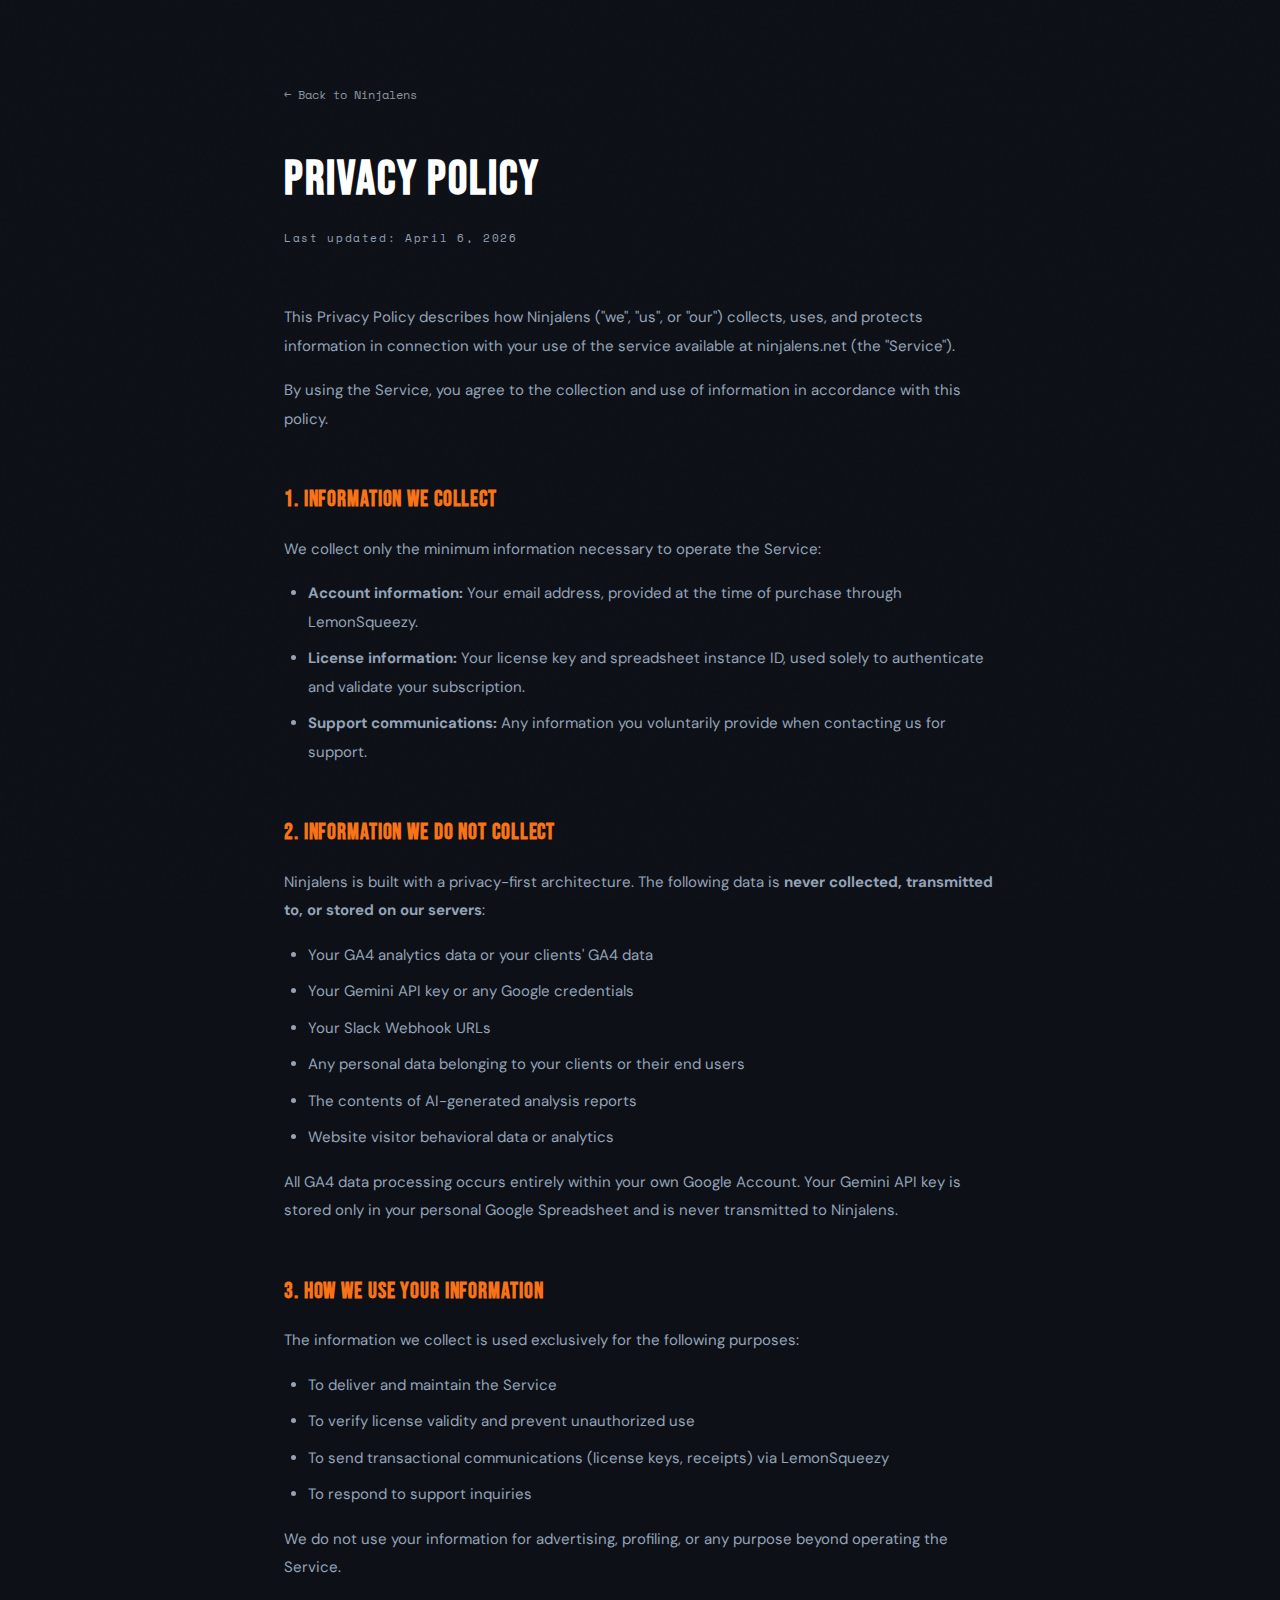
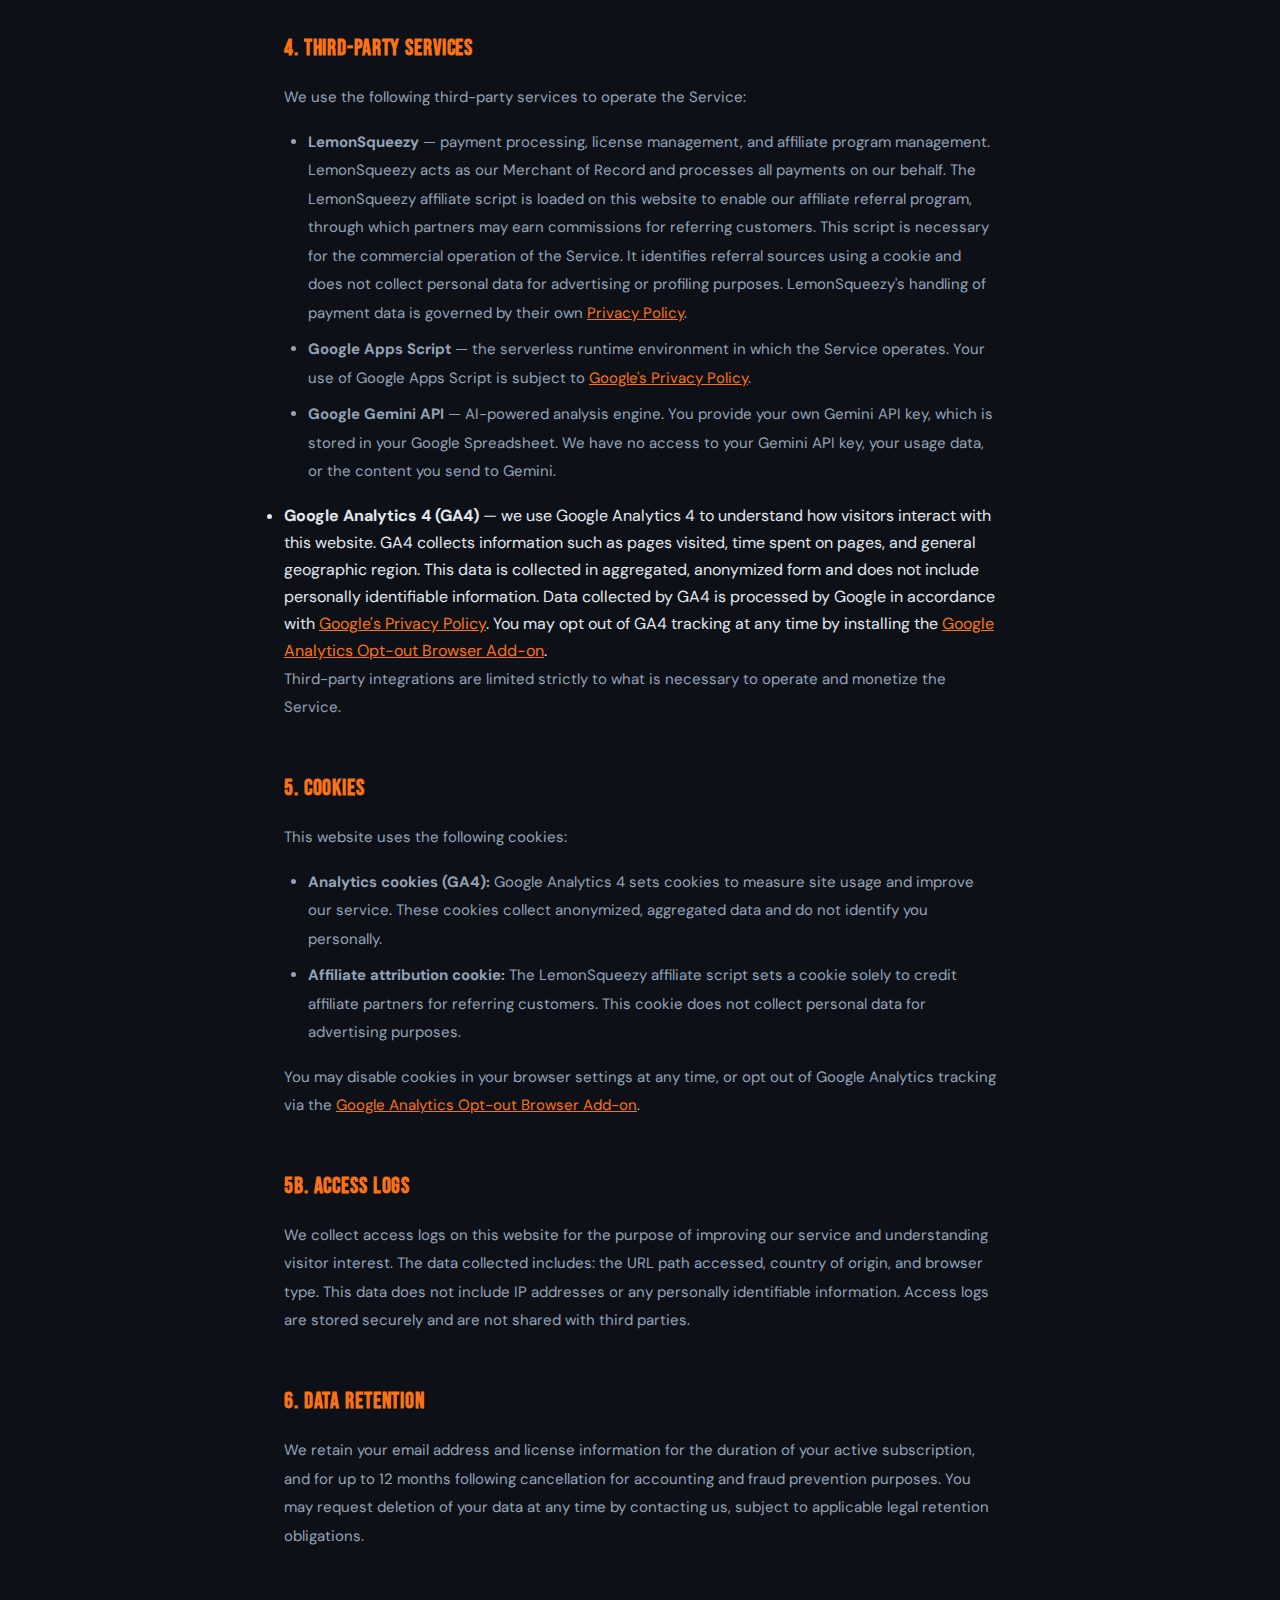
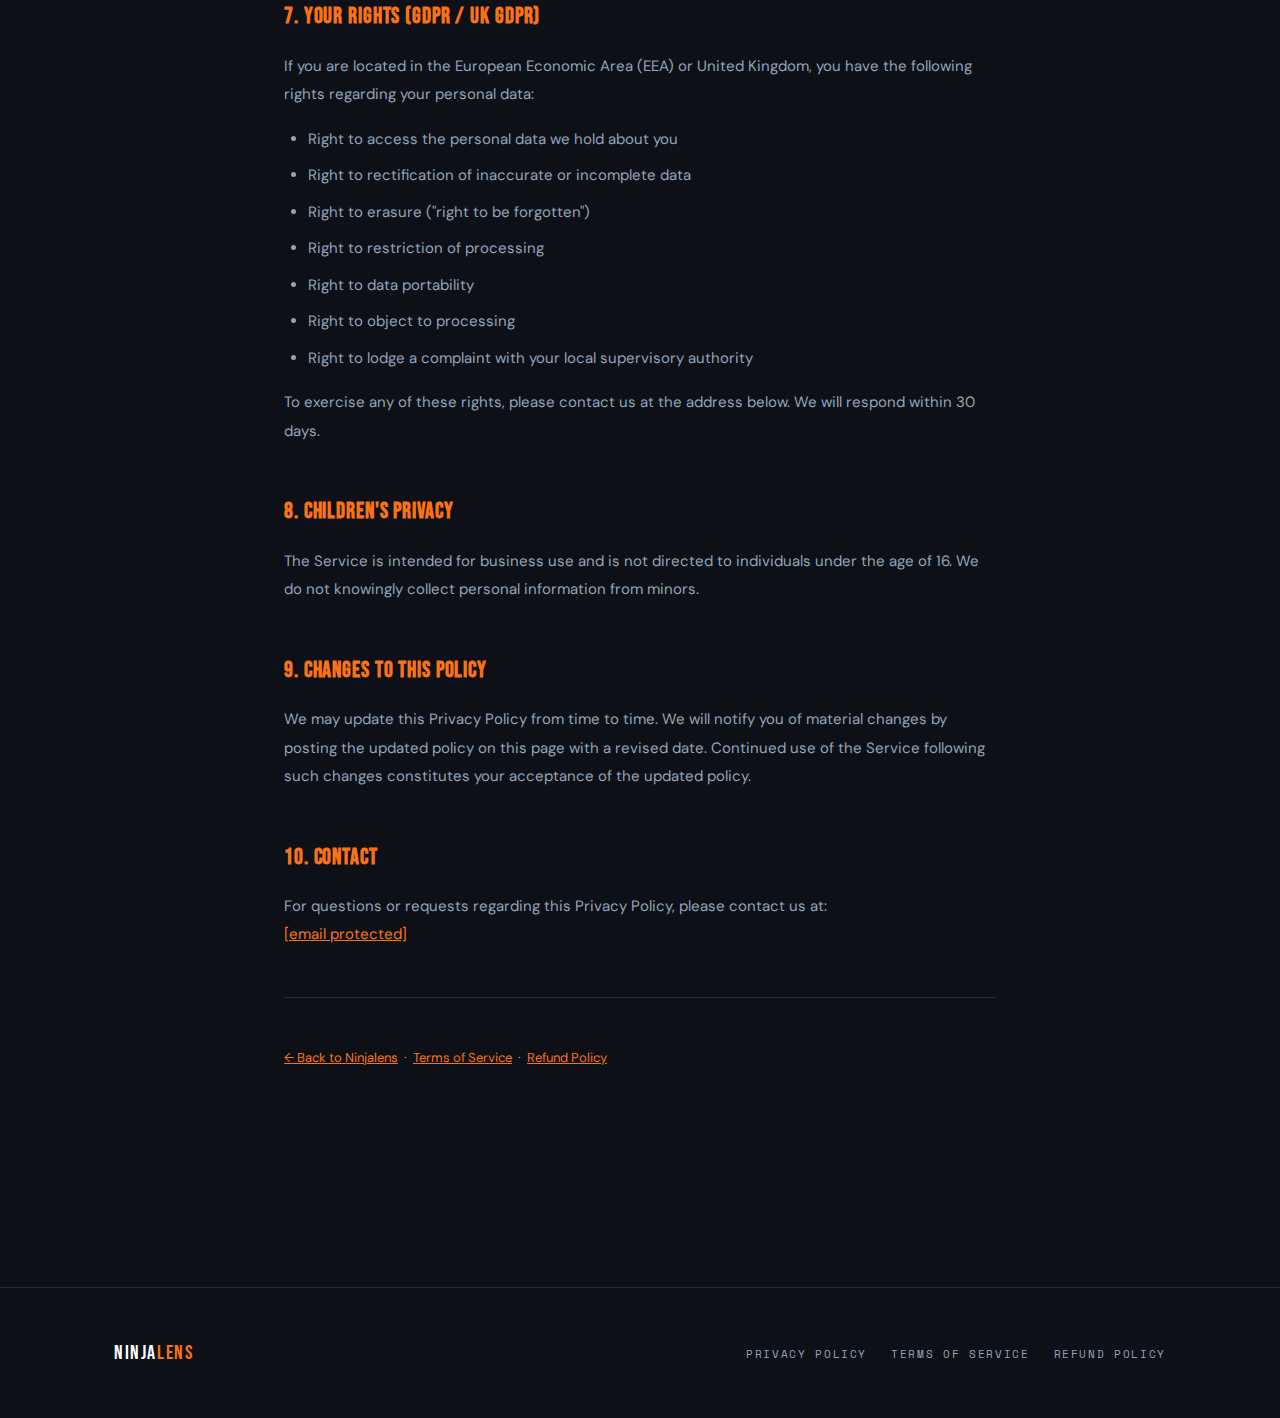
<file: privacy.html>
<!DOCTYPE html>
<html lang="en">
<head>
  <meta charset="UTF-8">
  <meta name="viewport" content="width=device-width, initial-scale=1.0">
  <title>Privacy Policy — Ninjalens</title>
  <!-- Google Tag Manager -->
  <script>(function(w,d,s,l,i){w[l]=w[l]||[];w[l].push({'gtm.start':
  new Date().getTime(),event:'gtm.js'});var f=d.getElementsByTagName(s)[0],
  j=d.createElement(s),dl=l!='dataLayer'?'&l='+l:'';j.async=true;j.src=
  'https://www.googletagmanager.com/gtm.js?id='+i+dl;f.parentNode.insertBefore(j,f);
  })(window,document,'script','dataLayer','GTM-MXCPBXSQ');</script>
  <!-- End Google Tag Manager -->
  <link rel="stylesheet" href="css/style.css">
  <link rel="icon" href="/favicon.ico">
  <style>
    .legal-page { max-width: 760px; margin: 0 auto; padding: 80px 24px 100px; }
    .legal-page h1 { font-family: var(--font-display); font-size: 48px; letter-spacing: 0.04em; color: var(--white); margin-bottom: 8px; }
    .legal-page .updated { font-family: var(--font-mono); font-size: 11px; color: var(--text-dim); letter-spacing: 0.15em; margin-bottom: 56px; }
    .legal-page h2 { font-family: var(--font-display); font-size: 22px; letter-spacing: 0.04em; color: var(--orange); margin: 48px 0 16px; }
    .legal-page p { font-size: 15px; color: var(--text-dim); line-height: 1.9; margin-bottom: 16px; }
    .legal-page ul { margin: 0 0 16px 24px; }
    .legal-page ul li { font-size: 15px; color: var(--text-dim); line-height: 1.9; margin-bottom: 8px; }
    .legal-page a { color: var(--orange); text-decoration: underline; }
    .legal-divider { height: 1px; background: var(--navy-border); margin: 48px 0; }
  </style>
  <script>window.lemonSqueezyAffiliateConfig = { store: "ndnrys-works" };</script>
  <script src="https://lmsqueezy.com/affiliate.js" defer></script>
</head>
<body>
  <!-- Google Tag Manager (noscript) -->
  <noscript><iframe src="https://www.googletagmanager.com/ns.html?id=GTM-MXCPBXSQ"
height="0" width="0" style="display:none;visibility:hidden"></iframe></noscript>
  <!-- End Google Tag Manager (noscript) -->
<div class="legal-page">
  <div style="margin-bottom:32px;">
    <a href="/" style="font-family:'Space Mono',monospace;font-size:12px;color:#8b949e;text-decoration:none;">← Back to Ninjalens</a>
  </div>
  <h1>PRIVACY POLICY</h1>
  <div class="updated">Last updated: April 6, 2026</div>

  <p>This Privacy Policy describes how Ninjalens ("we", "us", or "our") collects, uses, and protects information in connection with your use of the service available at ninjalens.net (the "Service").</p>
  <p>By using the Service, you agree to the collection and use of information in accordance with this policy.</p>

  <h2>1. Information We Collect</h2>
  <p>We collect only the minimum information necessary to operate the Service:</p>
  <ul>
    <li><strong>Account information:</strong> Your email address, provided at the time of purchase through LemonSqueezy.</li>
    <li><strong>License information:</strong> Your license key and spreadsheet instance ID, used solely to authenticate and validate your subscription.</li>
    <li><strong>Support communications:</strong> Any information you voluntarily provide when contacting us for support.</li>
  </ul>

  <h2>2. Information We Do NOT Collect</h2>
  <p>Ninjalens is built with a privacy-first architecture. The following data is <strong>never collected, transmitted to, or stored on our servers</strong>:</p>
  <ul>
    <li>Your GA4 analytics data or your clients' GA4 data</li>
    <li>Your Gemini API key or any Google credentials</li>
    <li>Your Slack Webhook URLs</li>
    <li>Any personal data belonging to your clients or their end users</li>
    <li>The contents of AI-generated analysis reports</li>
    <li>Website visitor behavioral data or analytics</li>
  </ul>
  <p>All GA4 data processing occurs entirely within your own Google Account. Your Gemini API key is stored only in your personal Google Spreadsheet and is never transmitted to Ninjalens.</p>

  <h2>3. How We Use Your Information</h2>
  <p>The information we collect is used exclusively for the following purposes:</p>
  <ul>
    <li>To deliver and maintain the Service</li>
    <li>To verify license validity and prevent unauthorized use</li>
    <li>To send transactional communications (license keys, receipts) via LemonSqueezy</li>
    <li>To respond to support inquiries</li>
  </ul>
  <p>We do not use your information for advertising, profiling, or any purpose beyond operating the Service.</p>

  <h2>4. Third-Party Services</h2>
  <p>We use the following third-party services to operate the Service:</p>
  <ul>
    <li><strong>LemonSqueezy</strong> — payment processing, license management, and affiliate program management. LemonSqueezy acts as our Merchant of Record and processes all payments on our behalf. The LemonSqueezy affiliate script is loaded on this website to enable our affiliate referral program, through which partners may earn commissions for referring customers. This script is necessary for the commercial operation of the Service. It identifies referral sources using a cookie and does not collect personal data for advertising or profiling purposes. LemonSqueezy's handling of payment data is governed by their own <a href="https://www.lemonsqueezy.com/privacy" target="_blank" rel="noopener">Privacy Policy</a>.</li>
    <li><strong>Google Apps Script</strong> — the serverless runtime environment in which the Service operates. Your use of Google Apps Script is subject to <a href="https://policies.google.com/privacy" target="_blank" rel="noopener">Google's Privacy Policy</a>.</li>
    <li><strong>Google Gemini API</strong> — AI-powered analysis engine. You provide your own Gemini API key, which is stored in your Google Spreadsheet. We have no access to your Gemini API key, your usage data, or the content you send to Gemini.</li>
  </ul>
  <li><strong>Google Analytics 4 (GA4)</strong> — we use Google Analytics 4 to understand how visitors interact with this website. GA4 collects information such as pages visited, time spent on pages, and general geographic region. This data is collected in aggregated, anonymized form and does not include personally identifiable information. Data collected by GA4 is processed by Google in accordance with <a href="https://policies.google.com/privacy" target="_blank" rel="noopener">Google's Privacy Policy</a>. You may opt out of GA4 tracking at any time by installing the <a href="https://tools.google.com/dlpage/gaoptout" target="_blank" rel="noopener">Google Analytics Opt-out Browser Add-on</a>.</li>
  </ul>
  <p>Third-party integrations are limited strictly to what is necessary to operate and monetize the Service.</p>

  <h2>5. Cookies</h2>
  <p>This website uses the following cookies:</p>
  <ul>
    <li><strong>Analytics cookies (GA4):</strong> Google Analytics 4 sets cookies to measure site usage and improve our service. These cookies collect anonymized, aggregated data and do not identify you personally.</li>
    <li><strong>Affiliate attribution cookie:</strong> The LemonSqueezy affiliate script sets a cookie solely to credit affiliate partners for referring customers. This cookie does not collect personal data for advertising purposes.</li>
  </ul>
  <p>You may disable cookies in your browser settings at any time, or opt out of Google Analytics tracking via the <a href="https://tools.google.com/dlpage/gaoptout" target="_blank" rel="noopener">Google Analytics Opt-out Browser Add-on</a>.</p>

  <h2>5b. Access Logs</h2>
  <p>We collect access logs on this website for the purpose of improving our service and understanding visitor interest. The data collected includes: the URL path accessed, country of origin, and browser type. This data does not include IP addresses or any personally identifiable information. Access logs are stored securely and are not shared with third parties.</p>

  <h2>6. Data Retention</h2>
  <p>We retain your email address and license information for the duration of your active subscription, and for up to 12 months following cancellation for accounting and fraud prevention purposes. You may request deletion of your data at any time by contacting us, subject to applicable legal retention obligations.</p>

  <h2>7. Your Rights (GDPR / UK GDPR)</h2>
  <p>If you are located in the European Economic Area (EEA) or United Kingdom, you have the following rights regarding your personal data:</p>
  <ul>
    <li>Right to access the personal data we hold about you</li>
    <li>Right to rectification of inaccurate or incomplete data</li>
    <li>Right to erasure ("right to be forgotten")</li>
    <li>Right to restriction of processing</li>
    <li>Right to data portability</li>
    <li>Right to object to processing</li>
    <li>Right to lodge a complaint with your local supervisory authority</li>
  </ul>
  <p>To exercise any of these rights, please contact us at the address below. We will respond within 30 days.</p>

  <h2>8. Children's Privacy</h2>
  <p>The Service is intended for business use and is not directed to individuals under the age of 16. We do not knowingly collect personal information from minors.</p>

  <h2>9. Changes to This Policy</h2>
  <p>We may update this Privacy Policy from time to time. We will notify you of material changes by posting the updated policy on this page with a revised date. Continued use of the Service following such changes constitutes your acceptance of the updated policy.</p>

  <h2>10. Contact</h2>
  <p>For questions or requests regarding this Privacy Policy, please contact us at:<br><a href="/cdn-cgi/l/email-protection#cfbcbabfbfa0bdbb8fa1a6a1a5aea3aaa1bce1a1aabb"><span class="__cf_email__" data-cfemail="bfcccacfcfd0cdcbffd1d6d1d5ded3dad1cc91d1dacb">[email&#160;protected]</span></a></p>

  <div class="legal-divider"></div>
  <p style="font-size:13px;"><a href="/">← Back to Ninjalens</a> &nbsp;·&nbsp; <a href="/terms.html">Terms of Service</a> &nbsp;·&nbsp; <a href="/refund.html">Refund Policy</a></p>
</div>

<footer class="footer">
  <div class="container">
    <div class="footer-inner">
      <div class="footer-logo">NINJA<span>LENS</span></div>
      <ul class="footer-links">
        <li><a href="/privacy.html">Privacy Policy</a></li>
        <li><a href="/terms.html">Terms of Service</a></li>
        <li><a href="/refund.html">Refund Policy</a></li>
</file>
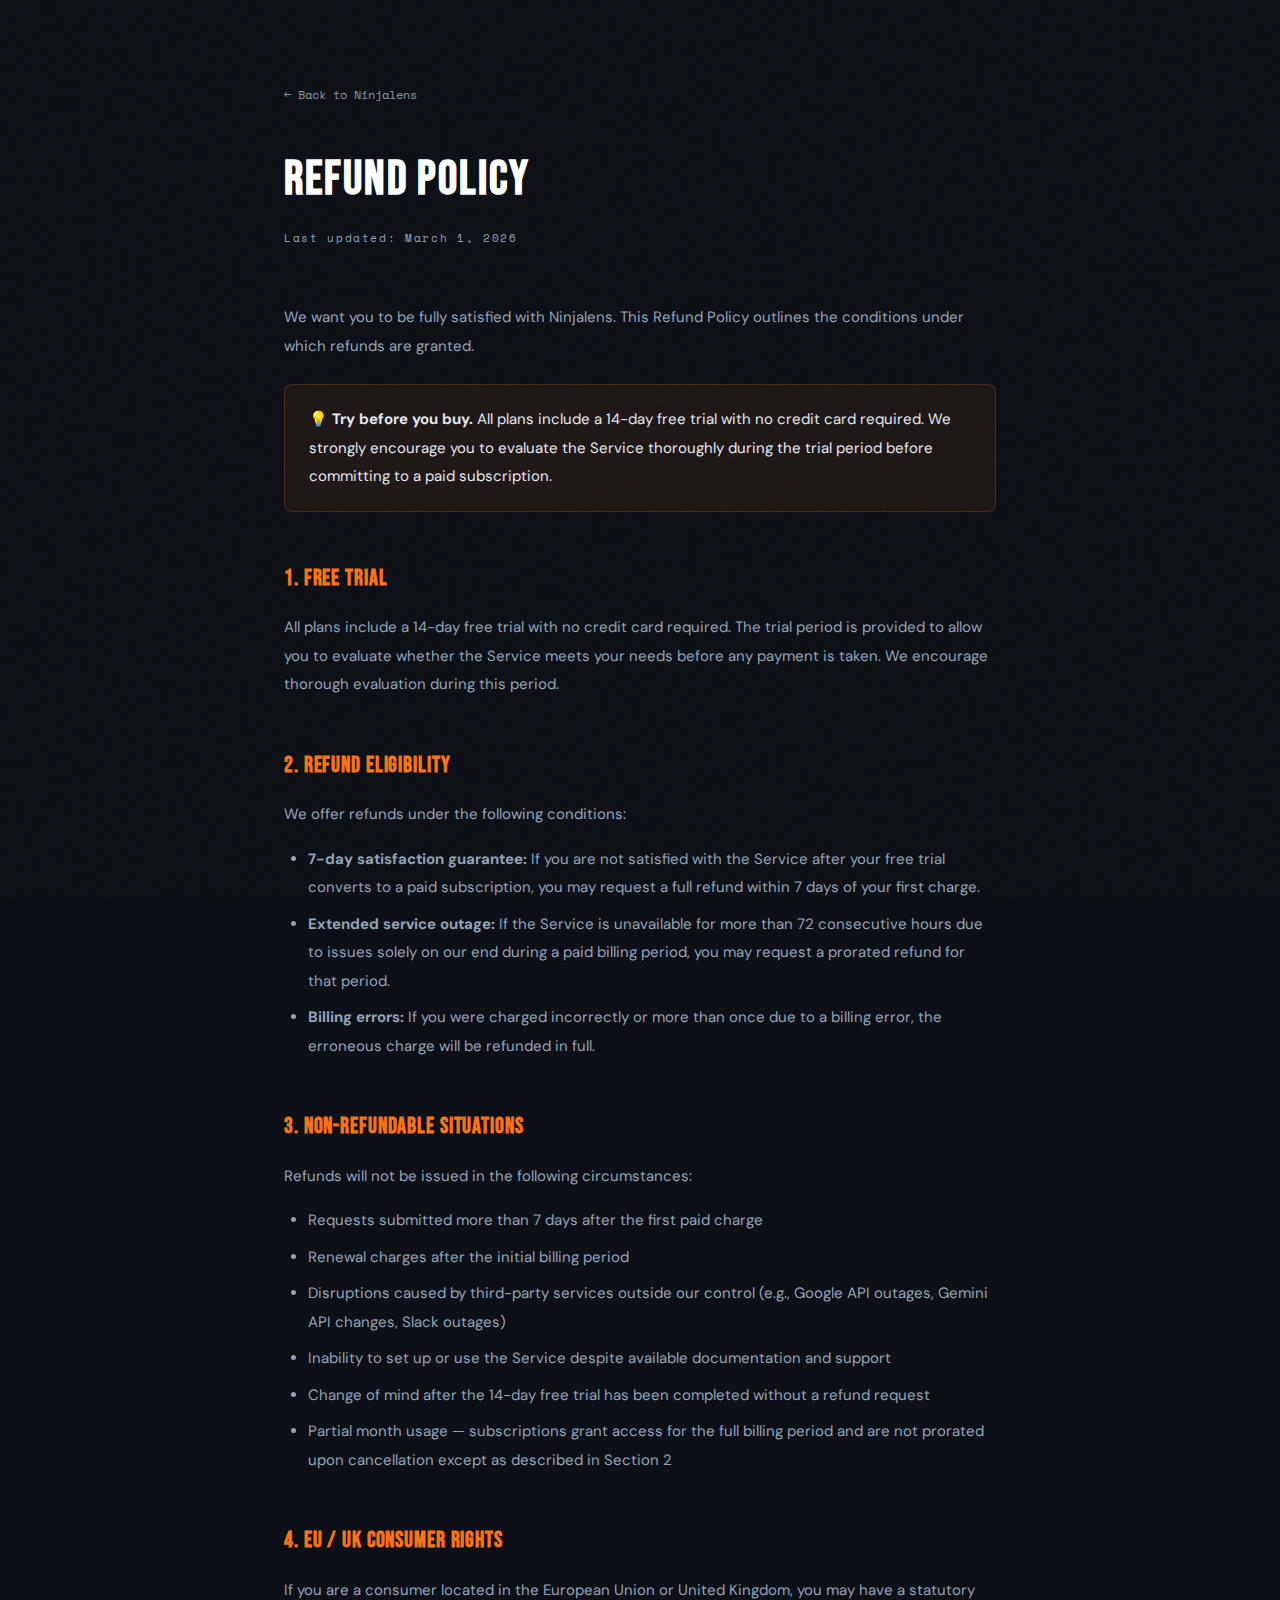
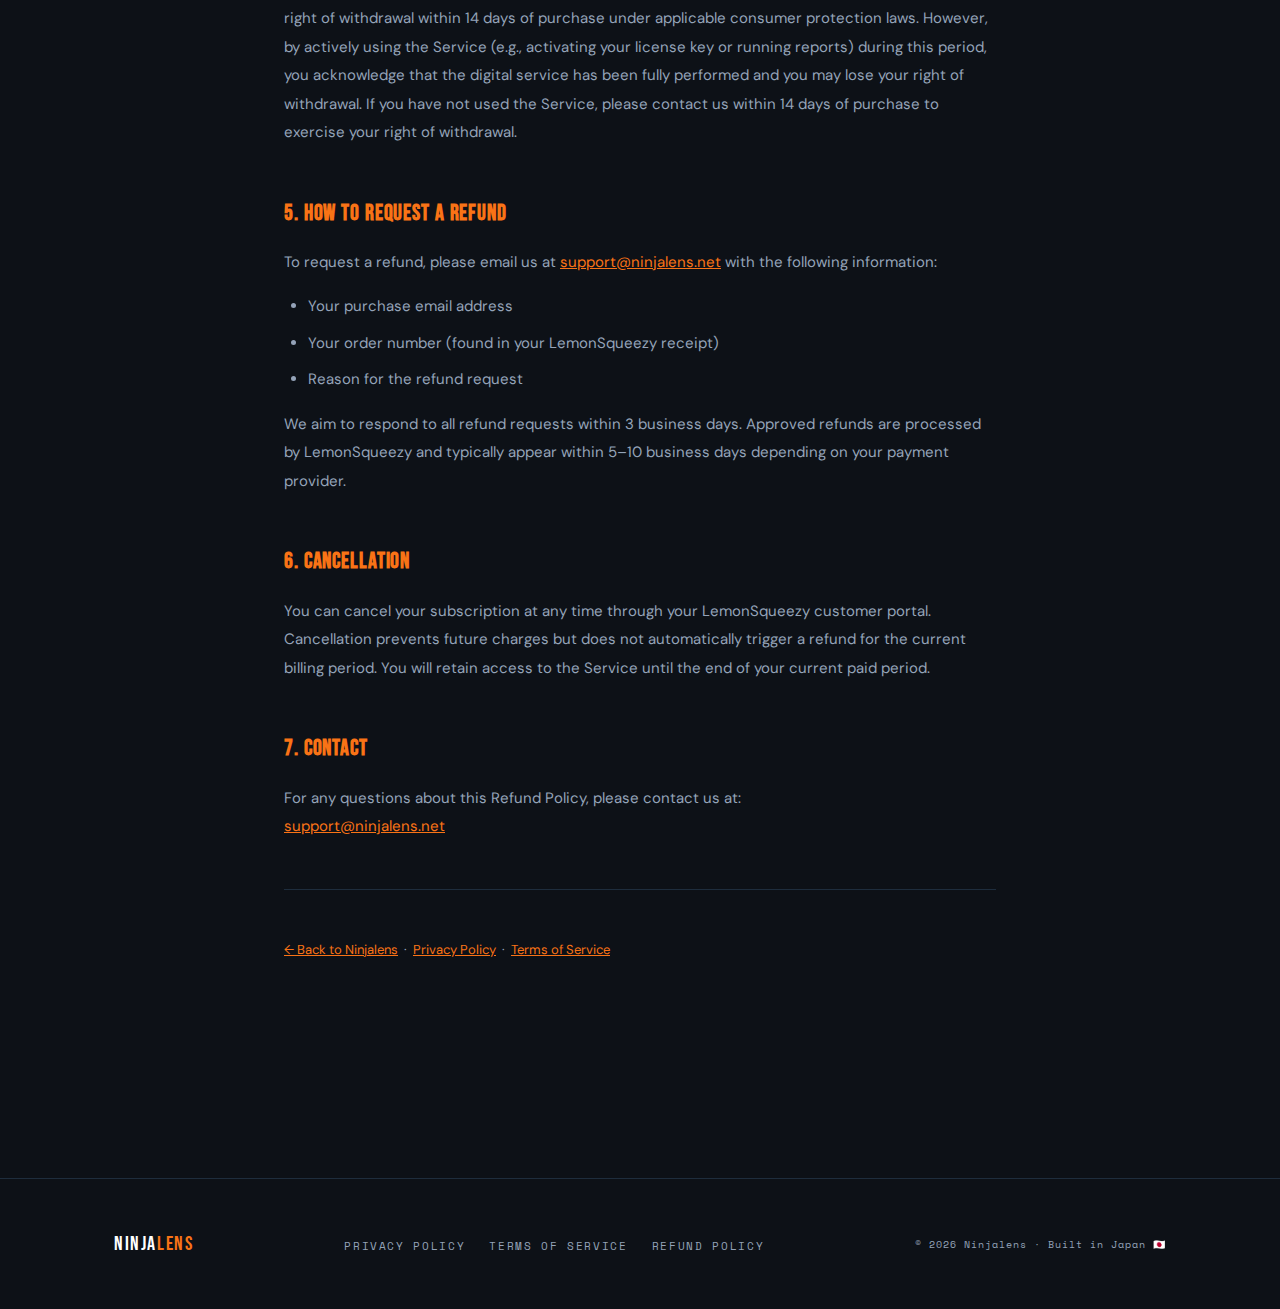
<file: refund.html>
<!DOCTYPE html>
<html lang="en">
<head>
  <meta charset="UTF-8">
  <meta name="viewport" content="width=device-width, initial-scale=1.0">
  <title>Refund Policy — Ninjalens</title>
  <link rel="stylesheet" href="css/style.css">
  <link rel="icon" href="/favicon.ico">
  <style>
    .legal-page { max-width: 760px; margin: 0 auto; padding: 80px 24px 100px; }
    .legal-page h1 { font-family: var(--font-display); font-size: 48px; letter-spacing: 0.04em; color: var(--white); margin-bottom: 8px; }
    .legal-page .updated { font-family: var(--font-mono); font-size: 11px; color: var(--text-dim); letter-spacing: 0.15em; margin-bottom: 56px; }
    .legal-page h2 { font-family: var(--font-display); font-size: 22px; letter-spacing: 0.04em; color: var(--orange); margin: 48px 0 16px; }
    .legal-page p { font-size: 15px; color: var(--text-dim); line-height: 1.9; margin-bottom: 16px; }
    .legal-page ul { margin: 0 0 16px 24px; }
    .legal-page ul li { font-size: 15px; color: var(--text-dim); line-height: 1.9; margin-bottom: 8px; }
    .legal-page a { color: var(--orange); text-decoration: underline; }
    .legal-divider { height: 1px; background: var(--navy-border); margin: 48px 0; }
    .refund-highlight { background: rgba(249,115,22,0.08); border: 1px solid rgba(249,115,22,0.2); border-radius: 8px; padding: 20px 24px; margin: 24px 0; }
    .refund-highlight p { margin-bottom: 0; color: var(--text); }
  </style>
  <script>window.lemonSqueezyAffiliateConfig = { store: "ndnrys-works" };</script>
  <script src="https://lmsqueezy.com/affiliate.js" defer></script>
</head>
<body>
<div class="legal-page">
  <div style="margin-bottom:32px;">
    <a href="/" style="font-family:'Space Mono',monospace;font-size:12px;color:#8b949e;text-decoration:none;">← Back to Ninjalens</a>
  </div>
  <h1>REFUND POLICY</h1>
  <div class="updated">Last updated: March 1, 2026</div>

  <p>We want you to be fully satisfied with Ninjalens. This Refund Policy outlines the conditions under which refunds are granted.</p>

  <div class="refund-highlight">
    <p>💡 <strong>Try before you buy.</strong> All plans include a 14-day free trial with no credit card required. We strongly encourage you to evaluate the Service thoroughly during the trial period before committing to a paid subscription.</p>
  </div>

  <h2>1. Free Trial</h2>
  <p>All plans include a 14-day free trial with no credit card required. The trial period is provided to allow you to evaluate whether the Service meets your needs before any payment is taken. We encourage thorough evaluation during this period.</p>

  <h2>2. Refund Eligibility</h2>
  <p>We offer refunds under the following conditions:</p>
  <ul>
    <li><strong>7-day satisfaction guarantee:</strong> If you are not satisfied with the Service after your free trial converts to a paid subscription, you may request a full refund within 7 days of your first charge.</li>
    <li><strong>Extended service outage:</strong> If the Service is unavailable for more than 72 consecutive hours due to issues solely on our end during a paid billing period, you may request a prorated refund for that period.</li>
    <li><strong>Billing errors:</strong> If you were charged incorrectly or more than once due to a billing error, the erroneous charge will be refunded in full.</li>
  </ul>

  <h2>3. Non-Refundable Situations</h2>
  <p>Refunds will not be issued in the following circumstances:</p>
  <ul>
    <li>Requests submitted more than 7 days after the first paid charge</li>
    <li>Renewal charges after the initial billing period</li>
    <li>Disruptions caused by third-party services outside our control (e.g., Google API outages, Gemini API changes, Slack outages)</li>
    <li>Inability to set up or use the Service despite available documentation and support</li>
    <li>Change of mind after the 14-day free trial has been completed without a refund request</li>
    <li>Partial month usage — subscriptions grant access for the full billing period and are not prorated upon cancellation except as described in Section 2</li>
  </ul>

  <h2>4. EU / UK Consumer Rights</h2>
  <p>If you are a consumer located in the European Union or United Kingdom, you may have a statutory right of withdrawal within 14 days of purchase under applicable consumer protection laws. However, by actively using the Service (e.g., activating your license key or running reports) during this period, you acknowledge that the digital service has been fully performed and you may lose your right of withdrawal. If you have not used the Service, please contact us within 14 days of purchase to exercise your right of withdrawal.</p>

  <h2>5. How to Request a Refund</h2>
  <p>To request a refund, please email us at <a href="mailto:support@ninjalens.net">support@ninjalens.net</a> with the following information:</p>
  <ul>
    <li>Your purchase email address</li>
    <li>Your order number (found in your LemonSqueezy receipt)</li>
    <li>Reason for the refund request</li>
  </ul>
  <p>We aim to respond to all refund requests within 3 business days. Approved refunds are processed by LemonSqueezy and typically appear within 5–10 business days depending on your payment provider.</p>

  <h2>6. Cancellation</h2>
  <p>You can cancel your subscription at any time through your LemonSqueezy customer portal. Cancellation prevents future charges but does not automatically trigger a refund for the current billing period. You will retain access to the Service until the end of your current paid period.</p>

  <h2>7. Contact</h2>
  <p>For any questions about this Refund Policy, please contact us at:<br><a href="mailto:support@ninjalens.net">support@ninjalens.net</a></p>

  <div class="legal-divider"></div>
  <p style="font-size:13px;"><a href="/">← Back to Ninjalens</a> &nbsp;·&nbsp; <a href="/privacy.html">Privacy Policy</a> &nbsp;·&nbsp; <a href="/terms.html">Terms of Service</a></p>
</div>

<footer class="footer">
  <div class="container">
    <div class="footer-inner">
      <div class="footer-logo">NINJA<span>LENS</span></div>
      <ul class="footer-links">
        <li><a href="/privacy.html">Privacy Policy</a></li>
        <li><a href="/terms.html">Terms of Service</a></li>
        <li><a href="/refund.html">Refund Policy</a></li>
      </ul>
      <div class="footer-copy">© 2026 Ninjalens · Built in Japan 🇯🇵</div>
    </div>
  </div>
</footer>
</body>
</html>
</file>
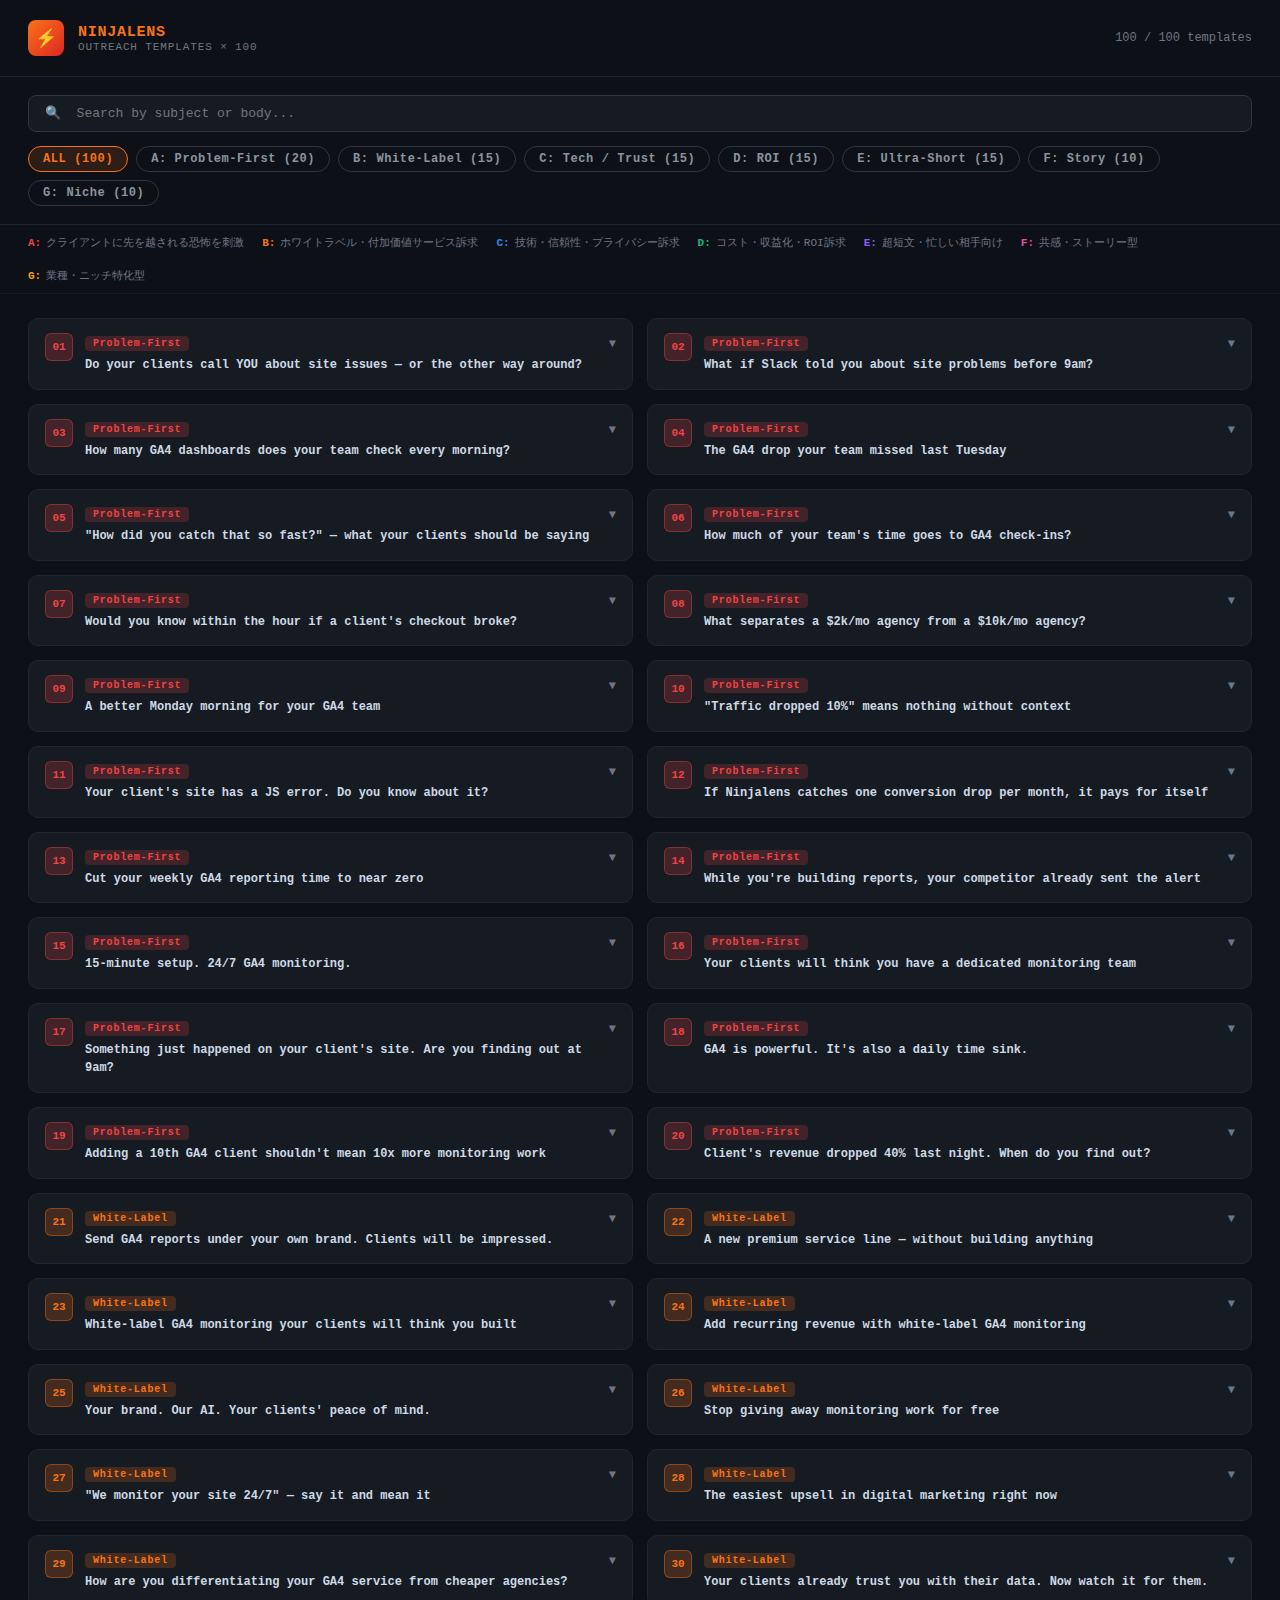
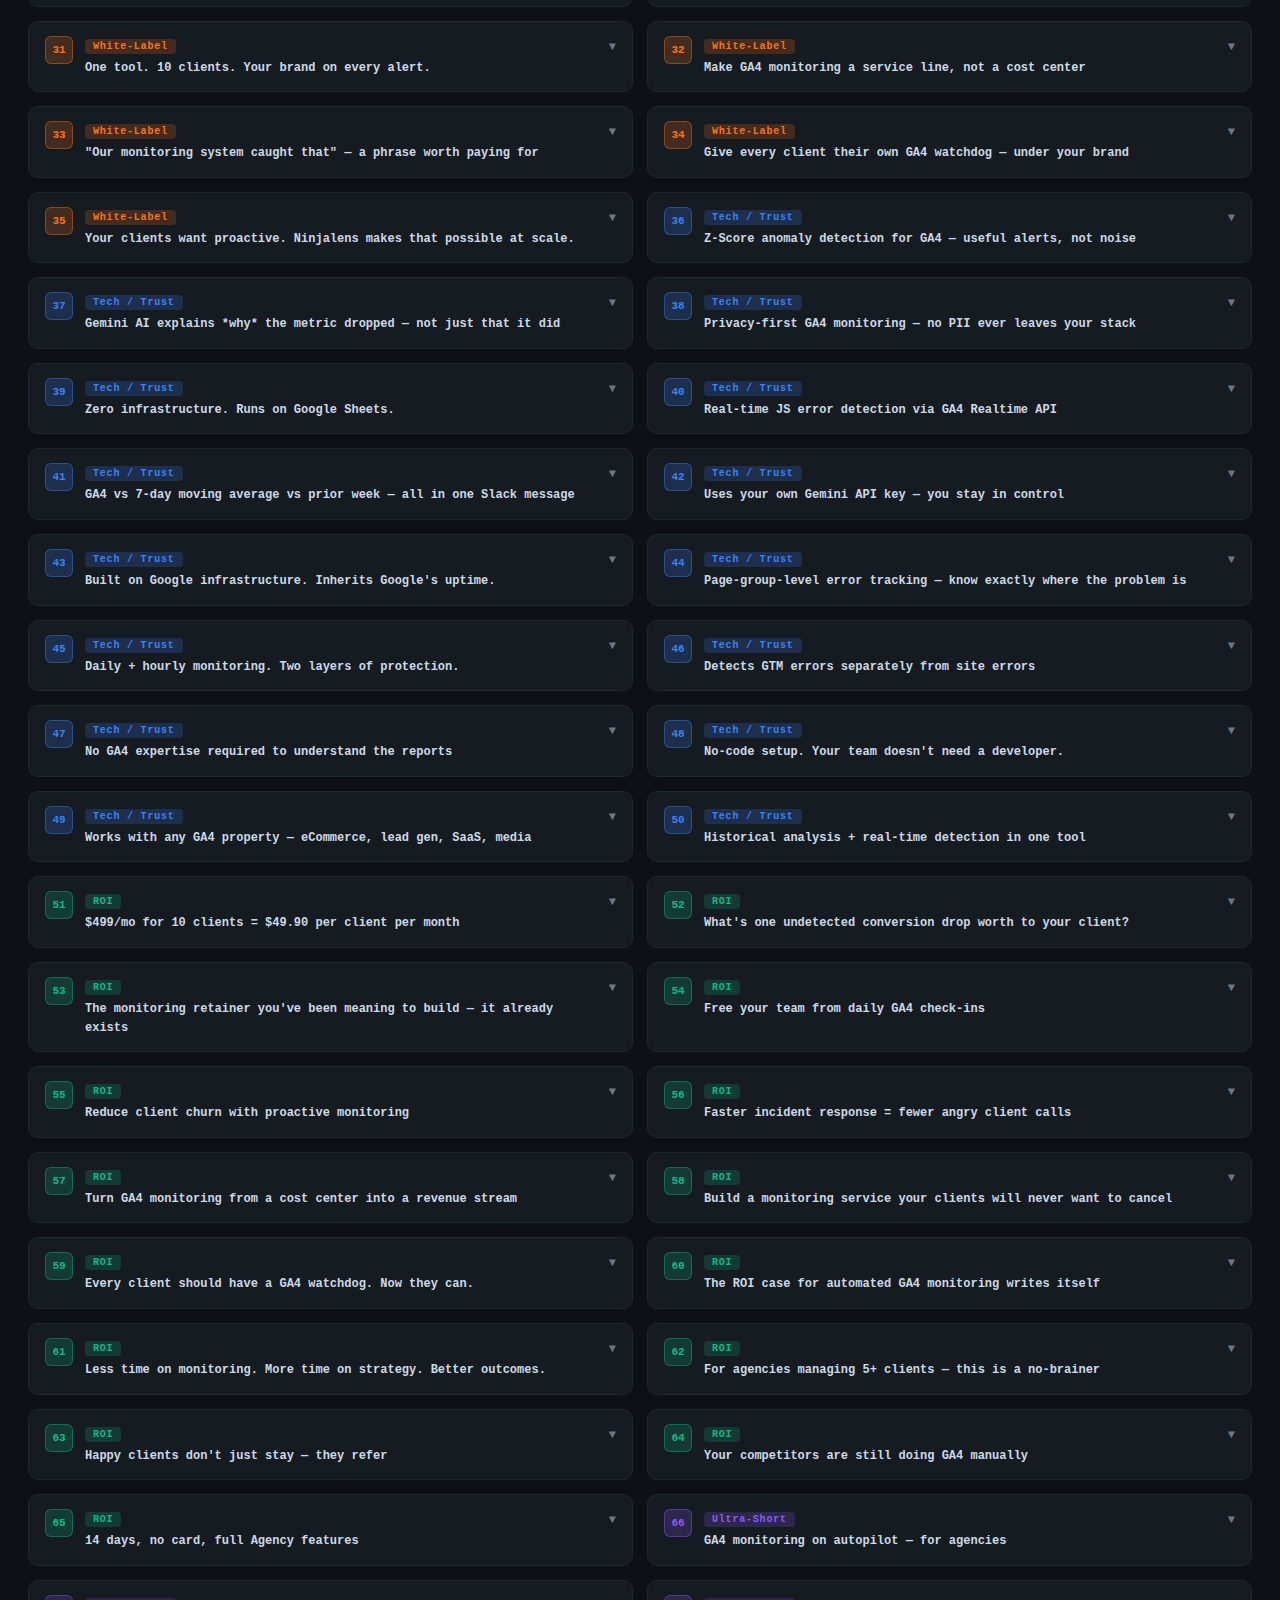
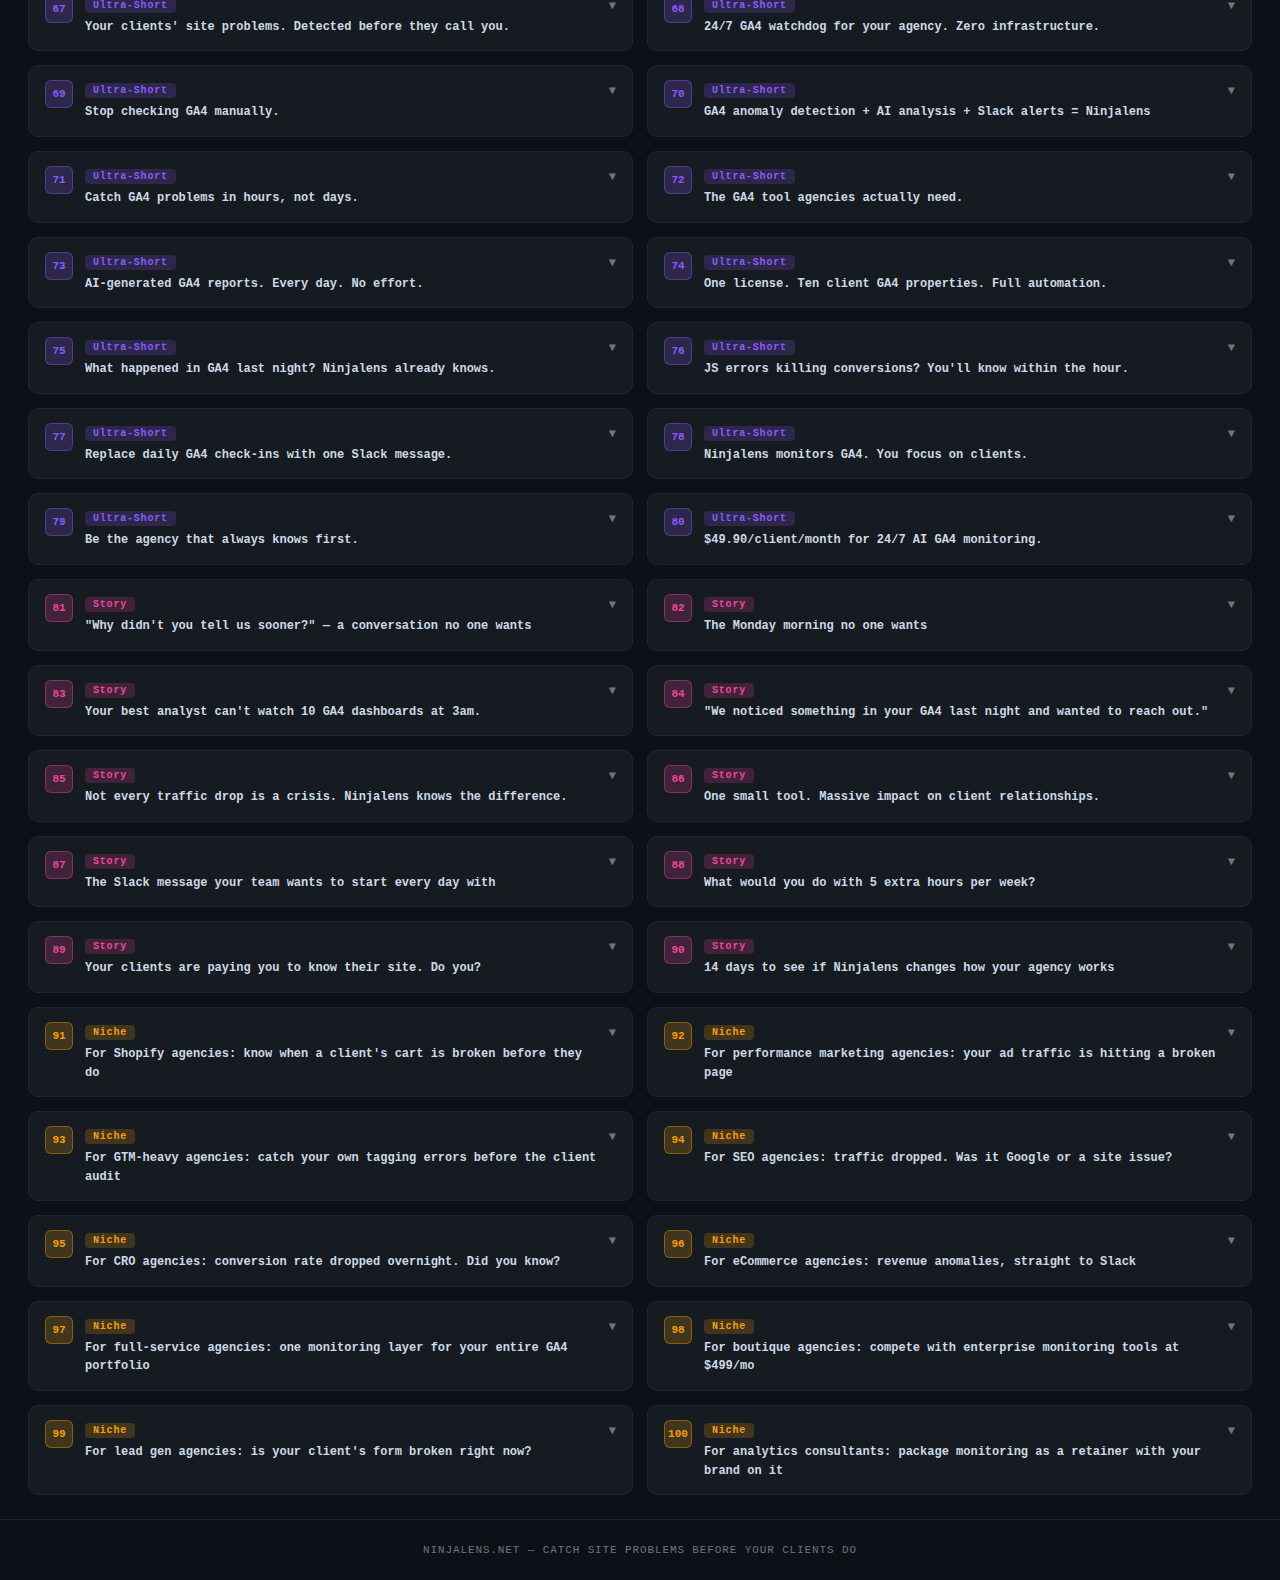
<file: sales_letter.html>
<!DOCTYPE html>
<html lang="en">
<head>
<meta charset="UTF-8">
<meta name="viewport" content="width=device-width, initial-scale=1.0">
<meta name="robots" content="noindex, nofollow">
<title>Ninjalens — Outreach Templates × 100</title>
<link rel="icon" href="/favicon.ico">
<style>
  * { box-sizing: border-box; margin: 0; padding: 0; }
  body {
    min-height: 100vh;
    background: #0d1117;
    color: #e6edf3;
    font-family: 'Space Mono', 'Courier New', monospace;
  }
  /* Header */
  #header {
    border-bottom: 1px solid #21262d;
    padding: 20px 28px;
    display: flex;
    align-items: center;
    justify-content: space-between;
    position: sticky;
    top: 0;
    background: #0d1117;
    z-index: 100;
  }
  #header-left { display: flex; align-items: center; gap: 14px; }
  #logo-icon {
    width: 36px; height: 36px;
    background: linear-gradient(135deg, #f97316, #dc2626);
    border-radius: 8px;
    display: flex; align-items: center; justify-content: center;
    font-size: 18px; flex-shrink: 0;
  }
  #logo-title { font-size: 15px; font-weight: 700; letter-spacing: .05em; color: #f97316; }
  #logo-sub { font-size: 11px; color: #6e7681; letter-spacing: .08em; }
  #count { font-size: 12px; color: #6e7681; }
  /* Controls */
  #controls { padding: 18px 28px; border-bottom: 1px solid #21262d; }
  #search {
    width: 100%;
    background: #161b22;
    border: 1px solid #30363d;
    border-radius: 8px;
    padding: 10px 16px;
    color: #e6edf3;
    font-family: inherit;
    font-size: 13px;
    outline: none;
    margin-bottom: 14px;
  }
  #search:focus { border-color: #f97316; }
  #filters { display: flex; gap: 8px; flex-wrap: wrap; }
  .filter-btn {
    padding: 5px 14px;
    border-radius: 20px;
    border: 1px solid #30363d;
    background: transparent;
    color: #8b949e;
    font-size: 12px;
    cursor: pointer;
    font-family: inherit;
    font-weight: 700;
    letter-spacing: .05em;
    white-space: nowrap;
    transition: all .15s;
  }
  .filter-btn:hover { border-color: #8b949e; color: #cdd9e5; }
  /* Legend */
  #legend {
    padding: 10px 28px;
    border-bottom: 1px solid #161b22;
    display: flex; gap: 18px; flex-wrap: wrap;
    font-size: 11px; color: #6e7681;
  }
  .legend-item { display: flex; align-items: center; gap: 5px; }
  /* Grid */
  #grid {
    padding: 24px 28px;
    display: grid;
    grid-template-columns: repeat(auto-fill, minmax(460px, 1fr));
    gap: 14px;
  }
  /* Card */
  .card {
    background: #161b22;
    border: 1px solid #21262d;
    border-radius: 10px;
    overflow: hidden;
    transition: border-color .2s;
  }
  .card.open { border-color: var(--cat-color); }
  .card-header {
    padding: 14px 16px;
    cursor: pointer;
    display: flex;
    align-items: flex-start;
    gap: 12px;
    transition: background .15s;
  }
  .card.open .card-header { background: color-mix(in srgb, var(--cat-color) 7%, transparent); }
  .card-header:hover { background: color-mix(in srgb, var(--cat-color) 5%, transparent); }
  .card-num {
    min-width: 28px; height: 28px;
    border-radius: 6px;
    background: color-mix(in srgb, var(--cat-color) 20%, transparent);
    border: 1px solid color-mix(in srgb, var(--cat-color) 40%, transparent);
    display: flex; align-items: center; justify-content: center;
    font-size: 11px; font-weight: 700;
    color: var(--cat-color);
    flex-shrink: 0;
  }
  .card-meta { flex: 1; min-width: 0; }
  .card-tag {
    display: inline-block;
    font-size: 10px; font-weight: 700;
    background: color-mix(in srgb, var(--cat-color) 20%, transparent);
    color: var(--cat-color);
    padding: 2px 8px;
    border-radius: 4px;
    letter-spacing: .08em;
    margin-bottom: 5px;
  }
  .card-subject {
    font-size: 12px;
    color: #cdd9e5;
    line-height: 1.55;
    font-weight: 600;
    word-break: break-word;
  }
  .card-chevron { color: #6e7681; font-size: 12px; flex-shrink: 0; margin-top: 4px; }
  /* Body */
  .card-body { padding: 0 16px 16px; display: none; }
  .card.open .card-body { display: block; }
  .body-pre {
    background: #0d1117;
    border: 1px solid #30363d;
    border-radius: 6px;
    padding: 12px 14px;
    font-size: 12px;
    line-height: 1.75;
    color: #8b949e;
    white-space: pre-wrap;
    word-break: break-word;
    margin-bottom: 12px;
    font-family: inherit;
  }
  .btn-row { display: flex; gap: 8px; }
  .btn {
    flex: 1;
    padding: 8px;
    border-radius: 6px;
    font-size: 11px;
    cursor: pointer;
    font-family: inherit;
    font-weight: 700;
    letter-spacing: .05em;
    transition: all .15s;
    border: 1px solid #30363d;
    background: #21262d;
    color: #8b949e;
  }
  .btn:hover { background: #2d333b; color: #cdd9e5; }
  .btn.primary {
    flex: 2;
    border: none;
    background: linear-gradient(135deg, color-mix(in srgb, var(--cat-color) 80%, transparent), color-mix(in srgb, var(--cat-color) 55%, transparent));
    color: #fff;
  }
  .btn.primary:hover { opacity: .85; }
  .btn.copied { background: #1f6133 !important; color: #3fb950 !important; border-color: #238636 !important; }
  /* Footer */
  #footer {
    padding: 24px;
    border-top: 1px solid #21262d;
    text-align: center;
    font-size: 11px;
    color: #6e7681;
    letter-spacing: .08em;
  }
  #no-results { padding: 60px; text-align: center; color: #6e7681; font-size: 13px; }
</style>
</head>
<body>

<div id="header">
  <div id="header-left">
    <div id="logo-icon">⚡</div>
    <div>
      <div id="logo-title">NINJALENS</div>
      <div id="logo-sub">OUTREACH TEMPLATES × 100</div>
    </div>
  </div>
  <div id="count">100 / 100 templates</div>
</div>

<div id="controls">
  <input id="search" type="text" placeholder="🔍  Search by subject or body..." oninput="render()">
  <div id="filters"></div>
</div>

<div id="legend"></div>
<div id="grid"></div>
<div id="no-results" style="display:none">No templates found.</div>

<div id="footer">NINJALENS.NET — CATCH SITE PROBLEMS BEFORE YOUR CLIENTS DO</div>

<script>
const CATEGORIES = {
  A: { label: "Problem-First", color: "#ef4444", desc: "クライアントに先を越される恐怖を刺激" },
  B: { label: "White-Label",   color: "#f97316", desc: "ホワイトラベル・付加価値サービス訴求" },
  C: { label: "Tech / Trust",  color: "#3b82f6", desc: "技術・信頼性・プライバシー訴求" },
  D: { label: "ROI",           color: "#10b981", desc: "コスト・収益化・ROI訴求" },
  E: { label: "Ultra-Short",   color: "#8b5cf6", desc: "超短文・忙しい相手向け" },
  F: { label: "Story",         color: "#ec4899", desc: "共感・ストーリー型" },
  G: { label: "Niche",         color: "#f59e0b", desc: "業種・ニッチ特化型" },
};

const T = [
  // ===== A: Problem-First =====
  {id:1,c:"A",s:"Do your clients call YOU about site issues — or the other way around?",b:`Hi [Name],

Most agencies find out about GA4 anomalies the same way — their client calls them first.

Ninjalens monitors GA4 around the clock and alerts your Slack before anyone picks up the phone. Powered by Gemini AI + Z-Score anomaly detection.

14-day free trial, no credit card. 15-minute setup.

→ ninjalens.net`},
  {id:2,c:"A",s:"What if Slack told you about site problems before 9am?",b:`Hi [Name],

Imagine starting every day with an AI-generated GA4 briefing already in your Slack — before your client's first email arrives.

That's what Ninjalens does. Every morning. Automatically.

Try free for 14 days → ninjalens.net`},
  {id:3,c:"A",s:"How many GA4 dashboards does your team check every morning?",b:`Hi [Name],

If the answer is "too many" — Ninjalens was built for you.

One tool. All your client GA4s. Automatic daily Slack alerts with AI analysis. Agency plan covers 10 clients at $499/mo.

Free trial → ninjalens.net`},
  {id:4,c:"A",s:"The GA4 drop your team missed last Tuesday",b:`Hi [Name],

Traffic drops happen. Conversion crashes happen. The question is: do you see them before your client does?

Ninjalens runs statistical anomaly detection 24/7 and pushes AI-written alerts to Slack the moment something looks wrong.

14-day trial, no card needed → ninjalens.net`},
  {id:5,c:"A",s:`"How did you catch that so fast?" — what your clients should be saying`,b:`Hi [Name],

When a site issue hits, the agency that calls first builds trust. The one that waits loses it.

Ninjalens monitors GA4 in real-time and tells your team in Slack exactly what happened, why, and what to do — before your client notices.

→ ninjalens.net`},
  {id:6,c:"A",s:"How much of your team's time goes to GA4 check-ins?",b:`Hi [Name],

Daily GA4 reviews. Weekly reports. Hunting for anomalies.

Ninjalens automates all of it — AI analysis, anomaly detection, Slack delivery — so your team focuses on strategy, not surveillance.

Free 14-day trial → ninjalens.net`},
  {id:7,c:"A",s:"Would you know within the hour if a client's checkout broke?",b:`Hi [Name],

JS errors on checkout pages kill conversions silently. GA4 doesn't scream. Your client doesn't know. You find out too late.

Ninjalens detects JS errors via GA4 Realtime API and alerts your Slack within the hour.

→ ninjalens.net (14-day free trial)`},
  {id:8,c:"A",s:"What separates a $2k/mo agency from a $10k/mo agency?",b:`Hi [Name],

Speed and proactivity.

Agencies that spot problems first — and explain them clearly — command premium fees. Ninjalens gives your team AI-generated GA4 alerts in Slack before clients even open their dashboards.

→ ninjalens.net`},
  {id:9,c:"A",s:"A better Monday morning for your GA4 team",b:`Hi [Name],

Instead of manually checking 10 GA4 accounts every Monday, what if Slack had already briefed your team on every anomaly — with AI analysis attached?

Ninjalens does that. Every day. Automatically.

→ ninjalens.net`},
  {id:10,c:"A",s:`"Traffic dropped 10%" means nothing without context`,b:`Hi [Name],

A 10% drop on a Tuesday might be normal. On a Thursday after a campaign launch, it's a crisis.

Ninjalens uses Z-Score statistical analysis to tell the difference — and alerts your Slack only when it actually matters.

Free trial → ninjalens.net`},
  {id:11,c:"A",s:"Your client's site has a JS error. Do you know about it?",b:`Hi [Name],

Right now, one of your client's sites might have a broken checkout, a failing form, or a GTM error eating conversions silently.

Ninjalens catches JS errors in real-time via GA4 and pings your Slack immediately.

→ ninjalens.net`},
  {id:12,c:"A",s:"If Ninjalens catches one conversion drop per month, it pays for itself",b:`Hi [Name],

One missed checkout bug. One undetected traffic crash. That's more lost revenue than $499/mo.

Ninjalens monitors all 10 of your client GA4s 24/7 for $499.

→ ninjalens.net (14-day free trial)`},
  {id:13,c:"A",s:"Cut your weekly GA4 reporting time to near zero",b:`Hi [Name],

Ninjalens generates AI-written daily GA4 reports — delivered to your Slack before your team starts work. No manual pulling. No formatting. Just insights.

Agency plan: 10 clients, $499/mo → ninjalens.net`},
  {id:14,c:"A",s:"While you're building reports, your competitor already sent the alert",b:`Hi [Name],

The agency that alerts clients first wins the trust game. Manual reporting can't compete with automated 24/7 monitoring.

Ninjalens runs while your team sleeps.

→ ninjalens.net`},
  {id:15,c:"A",s:"15-minute setup. 24/7 GA4 monitoring.",b:`Hi [Name],

No server. No code. No maintenance.

Ninjalens runs on Google Sheets + Google Apps Script. Setup takes 15 minutes. Then it monitors GA4 forever.

→ ninjalens.net`},
  {id:16,c:"A",s:"Your clients will think you have a dedicated monitoring team",b:`Hi [Name],

They don't need to know it's automated.

Ninjalens delivers white-labeled GA4 alerts in your agency's name — so your clients think you're watching 24/7. (You are. Just not manually.)

→ ninjalens.net`},
  {id:17,c:"A",s:"Something just happened on your client's site. Are you finding out at 9am?",b:`Hi [Name],

Site issues don't wait for business hours. Revenue drops don't either.

Ninjalens monitors GA4 around the clock and alerts your Slack the moment a statistical anomaly appears.

→ ninjalens.net`},
  {id:18,c:"A",s:"GA4 is powerful. It's also a daily time sink.",b:`Hi [Name],

Dashboard checks, custom reports, client updates — GA4 management eats hours your team could spend on strategy.

Ninjalens automates the monitoring layer entirely. AI does the analysis. Slack gets the report.

→ ninjalens.net`},
  {id:19,c:"A",s:"Adding a 10th GA4 client shouldn't mean 10x more monitoring work",b:`Hi [Name],

Ninjalens scales with you. One Agency plan covers 10 clients — same effort, regardless of portfolio size.

→ ninjalens.net (14-day free trial, no card)`},
  {id:20,c:"A",s:"Client's revenue dropped 40% last night. When do you find out?",b:`Hi [Name],

Without monitoring: Tomorrow morning, when they call.
With Ninjalens: Within the hour, via Slack — with AI analysis already explaining why.

→ ninjalens.net`},
  // ===== B: White-Label =====
  {id:21,c:"B",s:"Send GA4 reports under your own brand. Clients will be impressed.",b:`Hi [Name],

Ninjalens white-label feature lets you deliver AI-powered GA4 monitoring under your agency's name.

Your clients see your brand. You see the ROI.

→ ninjalens.net`},
  {id:22,c:"B",s:"A new premium service line — without building anything",b:`Hi [Name],

"24/7 GA4 Monitoring & AI Reporting" is a service your clients will pay for.

Ninjalens lets you offer it under your brand in 15 minutes. Agency plan: 10 clients, $499/mo.

→ ninjalens.net`},
  {id:23,c:"B",s:"White-label GA4 monitoring your clients will think you built",b:`Hi [Name],

Ninjalens sends Slack alerts with your agency's brand name — not ours. It's your service. We just run it.

Free 14-day trial → ninjalens.net`},
  {id:24,c:"B",s:"Add recurring revenue with white-label GA4 monitoring",b:`Hi [Name],

Agencies are packaging Ninjalens as a $200–500/mo per-client monitoring retainer. At $499/mo for 10 clients, the math works very well.

→ ninjalens.net`},
  {id:25,c:"B",s:"Your brand. Our AI. Your clients' peace of mind.",b:`Hi [Name],

Ninjalens white-label: Slack alerts arrive under your agency's name, powered by Gemini AI and GA4 real-time data.

→ ninjalens.net`},
  {id:26,c:"B",s:"Stop giving away monitoring work for free",b:`Hi [Name],

If your team monitors GA4 manually for clients — that's unbillable time. Or it should be a paid service.

Ninjalens automates it and lets you brand it. Turn cost into revenue.

→ ninjalens.net`},
  {id:27,c:"B",s:`"We monitor your site 24/7" — say it and mean it`,b:`Hi [Name],

With Ninjalens, that sentence is literally true — and costs $499/mo for 10 clients.

AI-powered. White-labeled. Delivered to Slack daily.

→ ninjalens.net`},
  {id:28,c:"B",s:"The easiest upsell in digital marketing right now",b:`Hi [Name],

"24/7 GA4 monitoring with AI alerts" sells itself to any client who's ever had a site problem go undetected.

Ninjalens powers it. Your brand delivers it.

→ ninjalens.net`},
  {id:29,c:"B",s:"How are you differentiating your GA4 service from cheaper agencies?",b:`Hi [Name],

White-label AI monitoring is a genuinely hard-to-replicate advantage — and Ninjalens gets you there in 15 minutes.

→ ninjalens.net`},
  {id:30,c:"B",s:"Your clients already trust you with their data. Now watch it for them.",b:`Hi [Name],

Ninjalens turns that trust into a tangible daily deliverable — AI-generated GA4 reports under your brand, in their Slack.

→ ninjalens.net`},
  {id:31,c:"B",s:"One tool. 10 clients. Your brand on every alert.",b:`Hi [Name],

Ninjalens Agency plan: 10 GA4 properties, white-labeled Slack alerts, AI analysis, real-time error detection. $499/mo. Free trial first.

→ ninjalens.net`},
  {id:32,c:"B",s:"Make GA4 monitoring a service line, not a cost center",b:`Hi [Name],

Package automated GA4 monitoring as a billable retainer under your brand.

Infrastructure cost: $499/mo. Potential revenue: $2,000–5,000/mo across 10 clients.

→ ninjalens.net`},
  {id:33,c:"B",s:`"Our monitoring system caught that" — a phrase worth paying for`,b:`Hi [Name],

With Ninjalens white-label, your clients hear your name when the alert arrives. That's brand equity that compounds.

→ ninjalens.net`},
  {id:34,c:"B",s:"Give every client their own GA4 watchdog — under your brand",b:`Hi [Name],

Ninjalens creates a dedicated monitoring stream for each client property, alerts via Slack, and carries your agency's branding.

Agency plan → ninjalens.net`},
  {id:35,c:"B",s:"Your clients want proactive. Ninjalens makes that possible at scale.",b:`Hi [Name],

White-label GA4 alerts — powered by AI, delivered daily, under your agency name.

14-day free trial → ninjalens.net`},
  // ===== C: Tech / Trust =====
  {id:36,c:"C",s:"Z-Score anomaly detection for GA4 — useful alerts, not noise",b:`Hi [Name],

Most monitoring tools cry wolf. Ninjalens uses statistical Z-Score analysis to alert only on genuine anomalies — not every daily fluctuation.

→ ninjalens.net`},
  {id:37,c:"C",s:"Gemini AI explains *why* the metric dropped — not just that it did",b:`Hi [Name],

Ninjalens doesn't just flag anomalies. It uses Gemini 2.5 Flash to generate a written analysis: what changed, why it likely happened, what to do next.

→ ninjalens.net`},
  {id:38,c:"C",s:"Privacy-first GA4 monitoring — no PII ever leaves your stack",b:`Hi [Name],

Ninjalens sends only numerical GA4 metrics to Gemini API. No customer data. No PII. For agencies with GDPR-conscious clients — that matters.

→ ninjalens.net`},
  {id:39,c:"C",s:"Zero infrastructure. Runs on Google Sheets.",b:`Hi [Name],

No server to maintain. No SLA to worry about. Ninjalens runs entirely on Google Apps Script.

Setup: 15 minutes. Ongoing maintenance: zero.

→ ninjalens.net`},
  {id:40,c:"C",s:"Real-time JS error detection via GA4 Realtime API",b:`Hi [Name],

Ninjalens checks for JS errors — by page group — every hour via GA4 Realtime API.

Checkout errors, login failures, GTM misfires — caught before they kill conversions.

→ ninjalens.net`},
  {id:41,c:"C",s:"GA4 vs 7-day moving average vs prior week — all in one Slack message",b:`Hi [Name],

Ninjalens compares each day's metrics against multiple baselines: previous day, same weekday last week, and 7-day moving average.

Context that actually helps your team take action.

→ ninjalens.net`},
  {id:42,c:"C",s:"Uses your own Gemini API key — you stay in control",b:`Hi [Name],

Ninjalens doesn't route your data through our servers. You connect your own Gemini API key.

Full data sovereignty. No third-party bottleneck.

→ ninjalens.net`},
  {id:43,c:"C",s:"Built on Google infrastructure. Inherits Google's uptime.",b:`Hi [Name],

Because Ninjalens runs on Google Apps Script + Sheets, it inherits Google's reliability guarantees.

No "is the monitoring tool down?" panic.

→ ninjalens.net`},
  {id:44,c:"C",s:"Page-group-level error tracking — know exactly where the problem is",b:`Hi [Name],

Ninjalens tracks JS errors by page group: checkout, cart, login, product pages, LP, and more.

When an error fires, your team knows exactly where to look.

→ ninjalens.net`},
  {id:45,c:"C",s:"Daily + hourly monitoring. Two layers of protection.",b:`Hi [Name],

Ninjalens runs two jobs:
• Daily AI report (via GA4 Data API)
• Hourly error detection (via GA4 Realtime API)

24/7 coverage from two angles.

→ ninjalens.net`},
  {id:46,c:"C",s:"Detects GTM errors separately from site errors",b:`Hi [Name],

Ninjalens categorizes JS errors: your-site errors vs. GTM errors vs. third-party errors.

Your team immediately knows whether it's a dev problem or a tagging problem.

→ ninjalens.net`},
  {id:47,c:"C",s:"No GA4 expertise required to understand the reports",b:`Hi [Name],

Ninjalens has Gemini AI translate raw GA4 data into plain-language explanations — so clients and non-technical stakeholders actually understand what happened.

→ ninjalens.net`},
  {id:48,c:"C",s:"No-code setup. Your team doesn't need a developer.",b:`Hi [Name],

Ninjalens is configured entirely via a Google Sheet. No code, no deployment, no DevOps.

Any account manager can set it up in 15 minutes.

→ ninjalens.net`},
  {id:49,c:"C",s:"Works with any GA4 property — eCommerce, lead gen, SaaS, media",b:`Hi [Name],

Ninjalens adapts its analysis to your client's business model — revenue for eCommerce, conversions for lead gen, engagement for content.

→ ninjalens.net`},
  {id:50,c:"C",s:"Historical analysis + real-time detection in one tool",b:`Hi [Name],

Ninjalens combines daily trend analysis (10-day rolling) with hourly real-time error monitoring.

Two perspectives. One Slack channel.

→ ninjalens.net`},
  // ===== D: ROI =====
  {id:51,c:"D",s:"$499/mo for 10 clients = $49.90 per client per month",b:`Hi [Name],

Less than a lunch per client per month for 24/7 AI-powered GA4 monitoring.

→ ninjalens.net`},
  {id:52,c:"D",s:"What's one undetected conversion drop worth to your client?",b:`Hi [Name],

If Ninjalens catches one checkout error or traffic crash per month, it's saved more revenue than it costs.

$499/mo. 10 clients. 14-day free trial.

→ ninjalens.net`},
  {id:53,c:"D",s:"The monitoring retainer you've been meaning to build — it already exists",b:`Hi [Name],

Stop building. Ninjalens is already here. White-label it, price it as a retainer, collect recurring revenue.

→ ninjalens.net`},
  {id:54,c:"D",s:"Free your team from daily GA4 check-ins",b:`Hi [Name],

How many hours/week does your team spend opening GA4 dashboards manually?

Ninjalens makes that zero.

→ ninjalens.net (14-day free trial)`},
  {id:55,c:"D",s:"Reduce client churn with proactive monitoring",b:`Hi [Name],

Clients stay with agencies that catch problems first. Ninjalens makes your team proactive by default.

→ ninjalens.net`},
  {id:56,c:"D",s:"Faster incident response = fewer angry client calls",b:`Hi [Name],

Ninjalens alerts your Slack within the hour of any GA4 anomaly. Enough time to investigate and respond before your client even notices.

→ ninjalens.net`},
  {id:57,c:"D",s:"Turn GA4 monitoring from a cost center into a revenue stream",b:`Hi [Name],

Automate the work. Package it as a service. Bill for it monthly.

Ninjalens Agency plan makes this straightforward.

→ ninjalens.net`},
  {id:58,c:"D",s:"Build a monitoring service your clients will never want to cancel",b:`Hi [Name],

Daily AI reports in Slack. Real-time error alerts. White-labeled to your agency.

The kind of service that feels essential after week one.

→ ninjalens.net`},
  {id:59,c:"D",s:"Every client should have a GA4 watchdog. Now they can.",b:`Hi [Name],

At $499/mo for 10 properties, there's no reason every client in your portfolio shouldn't have 24/7 GA4 monitoring.

→ ninjalens.net`},
  {id:60,c:"D",s:"The ROI case for automated GA4 monitoring writes itself",b:`Hi [Name],

Average eCommerce site: $50k–$500k/mo revenue.
Ninjalens cost: $50/mo per client.
Risk of missing one crash: significant.

→ ninjalens.net`},
  {id:61,c:"D",s:"Less time on monitoring. More time on strategy. Better outcomes.",b:`Hi [Name],

Ninjalens is the automation layer that lets your team focus on work that actually moves the needle.

→ ninjalens.net`},
  {id:62,c:"D",s:"For agencies managing 5+ clients — this is a no-brainer",b:`Hi [Name],

5 clients. 5 GA4 dashboards. 5 sets of daily check-ins.

Or: one Ninjalens Agency plan. One Slack channel. Zero manual effort.

→ ninjalens.net`},
  {id:63,c:"D",s:"Happy clients don't just stay — they refer",b:`Hi [Name],

Agencies that catch site problems before clients do build the kind of trust that generates referrals.

Ninjalens makes that your default operating mode.

→ ninjalens.net`},
  {id:64,c:"D",s:"Your competitors are still doing GA4 manually",b:`Hi [Name],

Most agencies haven't automated GA4 monitoring yet. That's a differentiation opportunity — right now.

→ ninjalens.net`},
  {id:65,c:"D",s:"14 days, no card, full Agency features",b:`Hi [Name],

Full Agency plan trial — 10 properties, white-label, AI analysis, real-time error detection.

No credit card. No commitment. Just results.

→ ninjalens.net`},
  // ===== E: Ultra-Short =====
  {id:66,c:"E",s:"GA4 monitoring on autopilot — for agencies",b:`Ninjalens monitors GA4, detects anomalies with AI, and alerts your Slack — under your brand.

Agency plan: 10 clients, $499/mo. 14-day free trial.

→ ninjalens.net`},
  {id:67,c:"E",s:"Your clients' site problems. Detected before they call you.",b:`AI-powered GA4 monitoring. White-labeled. Delivered to Slack.

→ ninjalens.net`},
  {id:68,c:"E",s:"24/7 GA4 watchdog for your agency. Zero infrastructure.",b:`$499/mo. 10 clients. White-label. Free trial.

→ ninjalens.net`},
  {id:69,c:"E",s:"Stop checking GA4 manually.",b:`Ninjalens does it automatically. AI writes the report. Slack gets the alert.

→ ninjalens.net`},
  {id:70,c:"E",s:"GA4 anomaly detection + AI analysis + Slack alerts = Ninjalens",b:`14-day free trial. No card. 15-minute setup.

→ ninjalens.net`},
  {id:71,c:"E",s:"Catch GA4 problems in hours, not days.",b:`Real-time error detection. Statistical anomaly alerts. AI analysis.

→ ninjalens.net`},
  {id:72,c:"E",s:"The GA4 tool agencies actually need.",b:`White-label. 10 clients. Runs on Google Sheets.

→ ninjalens.net`},
  {id:73,c:"E",s:"AI-generated GA4 reports. Every day. No effort.",b:`Ninjalens + Gemini AI + your Slack = automated monitoring.

→ ninjalens.net`},
  {id:74,c:"E",s:"One license. Ten client GA4 properties. Full automation.",b:`→ ninjalens.net — 14-day free trial`},
  {id:75,c:"E",s:"What happened in GA4 last night? Ninjalens already knows.",b:`→ ninjalens.net`},
  {id:76,c:"E",s:"JS errors killing conversions? You'll know within the hour.",b:`Ninjalens. Real-time GA4 error monitoring for agencies.

→ ninjalens.net`},
  {id:77,c:"E",s:"Replace daily GA4 check-ins with one Slack message.",b:`→ ninjalens.net — Agency plan, 14-day free trial`},
  {id:78,c:"E",s:"Ninjalens monitors GA4. You focus on clients.",b:`→ ninjalens.net`},
  {id:79,c:"E",s:"Be the agency that always knows first.",b:`→ ninjalens.net`},
  {id:80,c:"E",s:"$49.90/client/month for 24/7 AI GA4 monitoring.",b:`Worth it? We think so.

→ ninjalens.net`},
  // ===== F: Story =====
  {id:81,c:"F",s:`"Why didn't you tell us sooner?" — a conversation no one wants`,b:`Hi [Name],

We built Ninjalens after watching agencies lose clients over preventable GA4 incidents — traffic drops, conversion crashes, JS errors — all discovered too late.

If your team manages multiple GA4 properties, this tool was made for you.

14-day free trial → ninjalens.net`},
  {id:82,c:"F",s:"The Monday morning no one wants",b:`Hi [Name],

It's 9am Monday. A client's site had a checkout error all weekend. Revenue dropped 60%. They're about to call.

Ninjalens would have alerted your Slack on Friday night.

→ ninjalens.net`},
  {id:83,c:"F",s:"Your best analyst can't watch 10 GA4 dashboards at 3am.",b:`Hi [Name],

But Ninjalens can. And it'll summarize what it found — with AI analysis — before your team starts their day.

→ ninjalens.net`},
  {id:84,c:"F",s:`"We noticed something in your GA4 last night and wanted to reach out."`,b:`Hi [Name],

That's the message your clients want to receive. Ninjalens makes it easy to send — because the alert already came to your Slack.

→ ninjalens.net`},
  {id:85,c:"F",s:"Not every traffic drop is a crisis. Ninjalens knows the difference.",b:`Hi [Name],

Normal daily fluctuation vs. genuine statistical anomaly — Ninjalens uses Z-Score to tell them apart and only alerts when it matters.

No alert fatigue. Just real signals.

→ ninjalens.net`},
  {id:86,c:"F",s:"One small tool. Massive impact on client relationships.",b:`Hi [Name],

The agencies that retain clients longest aren't the ones with the best decks — they're the ones who catch problems first.

Ninjalens is how you do that at scale.

→ ninjalens.net`},
  {id:87,c:"F",s:"The Slack message your team wants to start every day with",b:`Hi [Name],

"Here's what happened in GA4 last night. One anomaly detected. Here's what it is and what to do."

That's Ninjalens. Every morning.

→ ninjalens.net`},
  {id:88,c:"F",s:"What would you do with 5 extra hours per week?",b:`Hi [Name],

That's roughly what agencies save when they stop doing manual GA4 check-ins.

Ninjalens automates the monitoring. Your team reclaims the time.

→ ninjalens.net`},
  {id:89,c:"F",s:"Your clients are paying you to know their site. Do you?",b:`Hi [Name],

GA4 doesn't push alerts. Clients don't always notice issues. But you're expected to.

Ninjalens closes that gap — automatically, daily, in Slack.

→ ninjalens.net`},
  {id:90,c:"F",s:"14 days to see if Ninjalens changes how your agency works",b:`Hi [Name],

No credit card. Full Agency features. 10 client properties.

If it doesn't feel indispensable by day 14, you owe us nothing.

→ ninjalens.net`},
  // ===== G: Niche =====
  {id:91,c:"G",s:"For Shopify agencies: know when a client's cart is broken before they do",b:`Hi [Name],

Ninjalens monitors checkout page JS errors via GA4 Realtime API and alerts your Slack within the hour.

For Shopify & WooCommerce clients — this is the early warning system you've been missing.

→ ninjalens.net`},
  {id:92,c:"G",s:"For performance marketing agencies: your ad traffic is hitting a broken page",b:`Hi [Name],

You're spending client budget driving traffic. Ninjalens watches where that traffic lands — and alerts Slack if a JS error or conversion drop appears.

→ ninjalens.net`},
  {id:93,c:"G",s:"For GTM-heavy agencies: catch your own tagging errors before the client audit",b:`Hi [Name],

Ninjalens separates GTM errors from site errors in its real-time monitoring. You'll know it's a tagging issue — before it becomes a client conversation.

→ ninjalens.net`},
  {id:94,c:"G",s:"For SEO agencies: traffic dropped. Was it Google or a site issue?",b:`Hi [Name],

Ninjalens tracks sessions, engagement rate, and channel performance daily — and flags when traffic changes look like a site problem, not just an algorithm shift.

→ ninjalens.net`},
  {id:95,c:"G",s:"For CRO agencies: conversion rate dropped overnight. Did you know?",b:`Hi [Name],

Ninjalens monitors CVR daily with Z-Score anomaly detection. When a conversion drop is statistically significant, Slack gets an AI-written alert immediately.

→ ninjalens.net`},
  {id:96,c:"G",s:"For eCommerce agencies: revenue anomalies, straight to Slack",b:`Hi [Name],

Ninjalens tracks revenue, AOV, and conversion rate against 7-day moving averages and prior-week same-day baselines — and tells Slack when something's genuinely wrong.

→ ninjalens.net`},
  {id:97,c:"G",s:"For full-service agencies: one monitoring layer for your entire GA4 portfolio",b:`Hi [Name],

10 client properties. One Agency plan. White-labeled Slack alerts. AI-written daily analysis.

Ninjalens turns GA4 monitoring from a manual chore into an automated service.

→ ninjalens.net`},
  {id:98,c:"G",s:"For boutique agencies: compete with enterprise monitoring tools at $499/mo",b:`Hi [Name],

Large agencies have dedicated analytics ops teams. Ninjalens gives smaller agencies the same 24/7 monitoring capability — automated, AI-powered, and white-labeled.

→ ninjalens.net`},
  {id:99,c:"G",s:"For lead gen agencies: is your client's form broken right now?",b:`Hi [Name],

Ninjalens monitors inquiry page JS errors in real-time. If a contact form breaks, your Slack knows within the hour.

→ ninjalens.net`},
  {id:100,c:"G",s:"For analytics consultants: package monitoring as a retainer with your brand on it",b:`Hi [Name],

Ninjalens white-label lets you offer branded 24/7 GA4 monitoring to your clients. You set the price. We run the engine.

14-day free trial → ninjalens.net`},
];

let activeCategory = "ALL";

// Build legend
const legend = document.getElementById("legend");
Object.entries(CATEGORIES).forEach(([cat, meta]) => {
  const d = document.createElement("div");
  d.className = "legend-item";
  d.innerHTML = `<span style="color:${meta.color};font-weight:700">${cat}:</span><span>${meta.desc}</span>`;
  legend.appendChild(d);
});

// Build filters
const filters = document.getElementById("filters");
const allBtn = document.createElement("button");
allBtn.className = "filter-btn active-filter";
allBtn.textContent = `ALL (${T.length})`;
allBtn.style.borderColor = "#f97316";
allBtn.style.color = "#f97316";
allBtn.style.background = "#f9731622";
allBtn.onclick = () => { activeCategory = "ALL"; render(); updateFilters(); };
filters.appendChild(allBtn);

Object.entries(CATEGORIES).forEach(([cat, meta]) => {
  const count = T.filter(t => t.c === cat).length;
  const btn = document.createElement("button");
  btn.className = "filter-btn";
  btn.id = `filter-${cat}`;
  btn.textContent = `${cat}: ${meta.label} (${count})`;
  btn.title = meta.desc;
  btn.onclick = () => { activeCategory = cat; render(); updateFilters(); };
  filters.appendChild(btn);
});

function updateFilters() {
  allBtn.style.borderColor = activeCategory === "ALL" ? "#f97316" : "#30363d";
  allBtn.style.color = activeCategory === "ALL" ? "#f97316" : "#8b949e";
  allBtn.style.background = activeCategory === "ALL" ? "#f9731622" : "transparent";
  Object.entries(CATEGORIES).forEach(([cat, meta]) => {
    const btn = document.getElementById(`filter-${cat}`);
    const active = activeCategory === cat;
    btn.style.borderColor = active ? meta.color : "#30363d";
    btn.style.color = active ? meta.color : "#8b949e";
    btn.style.background = active ? `${meta.color}22` : "transparent";
  });
}

function getFiltered() {
  const q = document.getElementById("search").value.toLowerCase();
  return T.filter(t => {
    const matchCat = activeCategory === "ALL" || t.c === activeCategory;
    const matchSearch = !q || t.s.toLowerCase().includes(q) || t.b.toLowerCase().includes(q);
    return matchCat && matchSearch;
  });
}

function copyText(text, btn, label) {
  navigator.clipboard.writeText(text).then(() => {
    const orig = btn.textContent;
    btn.textContent = "✓ COPIED";
    btn.classList.add("copied");
    setTimeout(() => { btn.textContent = orig; btn.classList.remove("copied"); }, 2000);
  });
}

function render() {
  const filtered = getFiltered();
  const grid = document.getElementById("grid");
  const noResults = document.getElementById("no-results");
  document.getElementById("count").textContent = `${filtered.length} / ${T.length} templates`;

  if (filtered.length === 0) {
    grid.innerHTML = "";
    noResults.style.display = "block";
    return;
  }
  noResults.style.display = "none";

  grid.innerHTML = filtered.map(t => {
    const meta = CATEGORIES[t.c];
    return `
    <div class="card" id="card-${t.id}" style="--cat-color:${meta.color}">
      <div class="card-header" onclick="toggleCard(${t.id})">
        <div class="card-num">${String(t.id).padStart(2,"0")}</div>
        <div class="card-meta">
          <div><span class="card-tag">${meta.label}</span></div>
          <div class="card-subject">${escHtml(t.s)}</div>
        </div>
        <div class="card-chevron" id="chev-${t.id}">▼</div>
      </div>
      <div class="card-body" id="body-${t.id}">
        <pre class="body-pre">${escHtml(t.b)}</pre>
        <div class="btn-row">
          <button class="btn" onclick="copyText(${JSON.stringify(t.s)}, this)">COPY SUBJECT</button>
          <button class="btn" onclick="copyText(${JSON.stringify(t.b)}, this)">COPY BODY</button>
          <button class="btn primary" onclick="copyText(${JSON.stringify('SUBJECT: '+t.s+'\n\n'+t.b)}, this)">⚡ COPY ALL</button>
        </div>
      </div>
    </div>`;
  }).join("");
}

function toggleCard(id) {
  const card = document.getElementById(`card-${id}`);
  const chev = document.getElementById(`chev-${id}`);
  const open = card.classList.toggle("open");
  chev.textContent = open ? "▲" : "▼";
}

function escHtml(str) {
  return str.replace(/&/g,"&amp;").replace(/</g,"&lt;").replace(/>/g,"&gt;").replace(/"/g,"&quot;");
}

render();
</script>
</body>
</html>
</file>
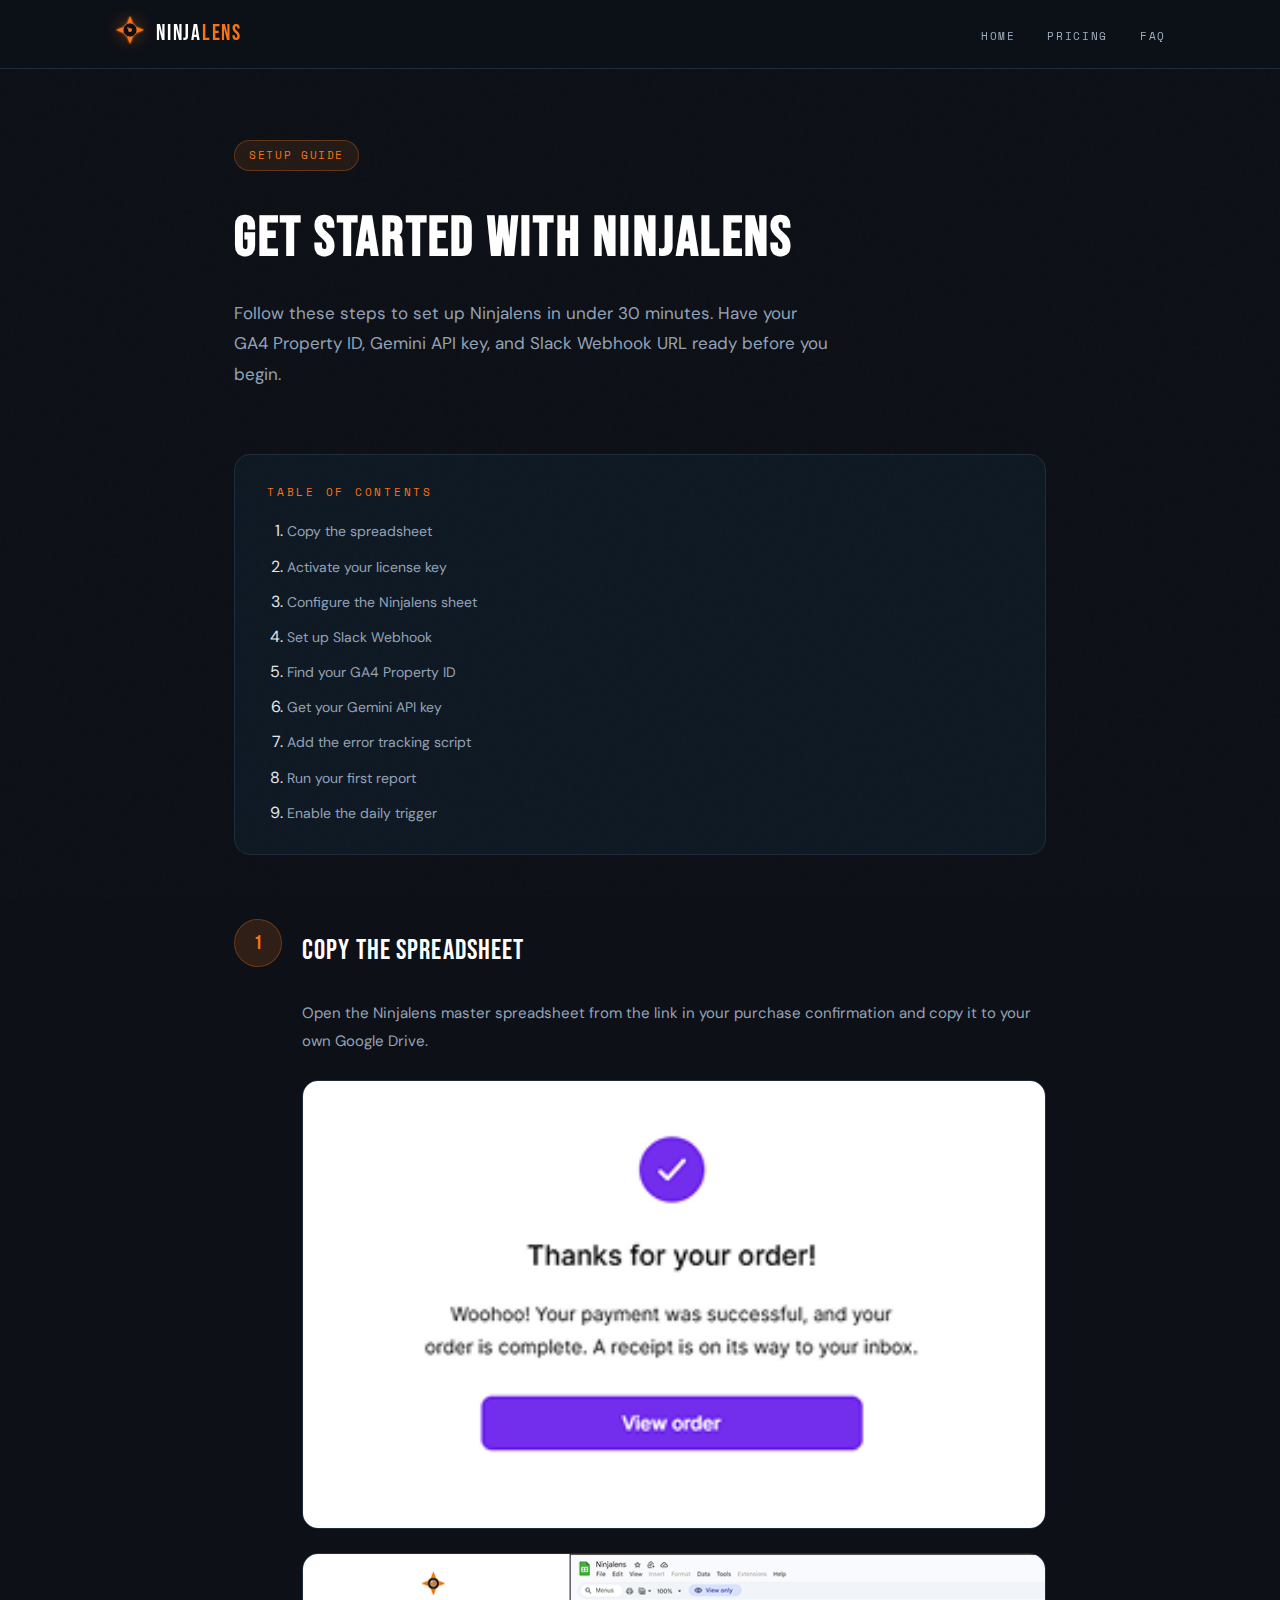
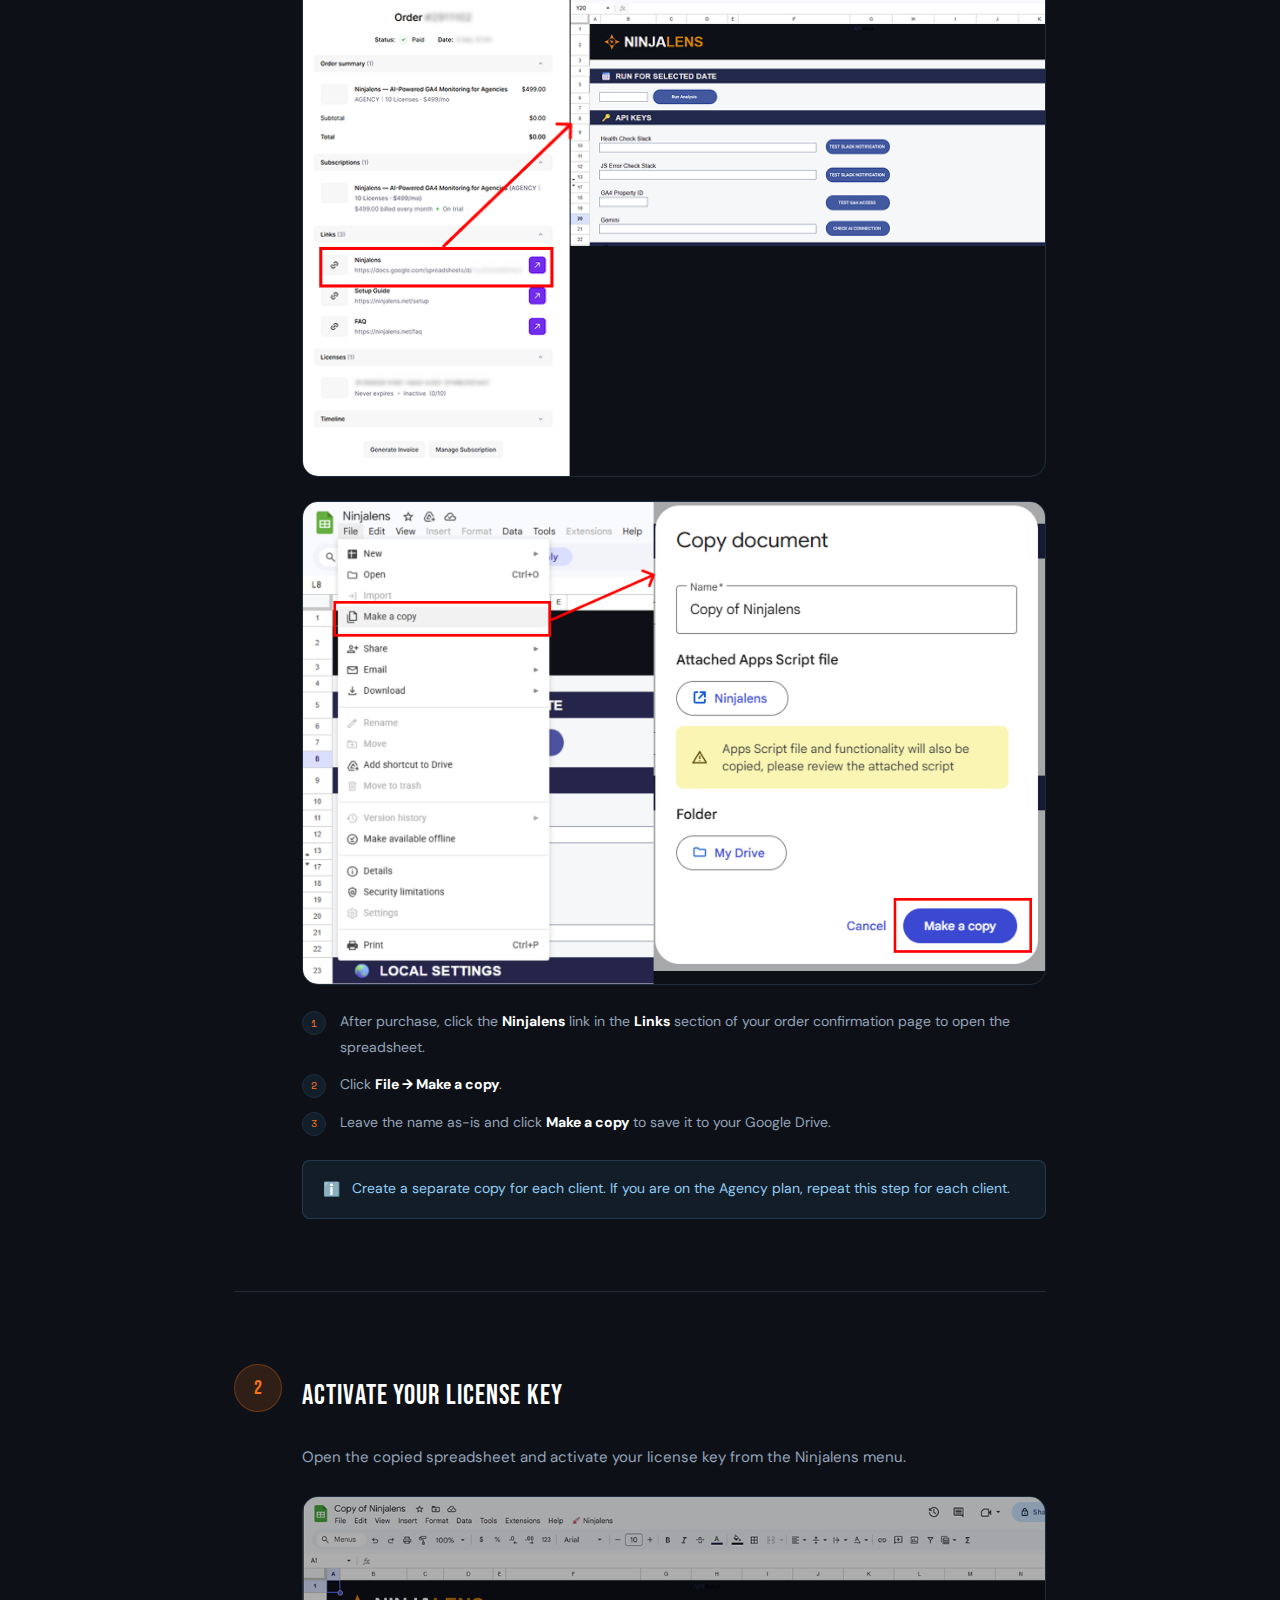
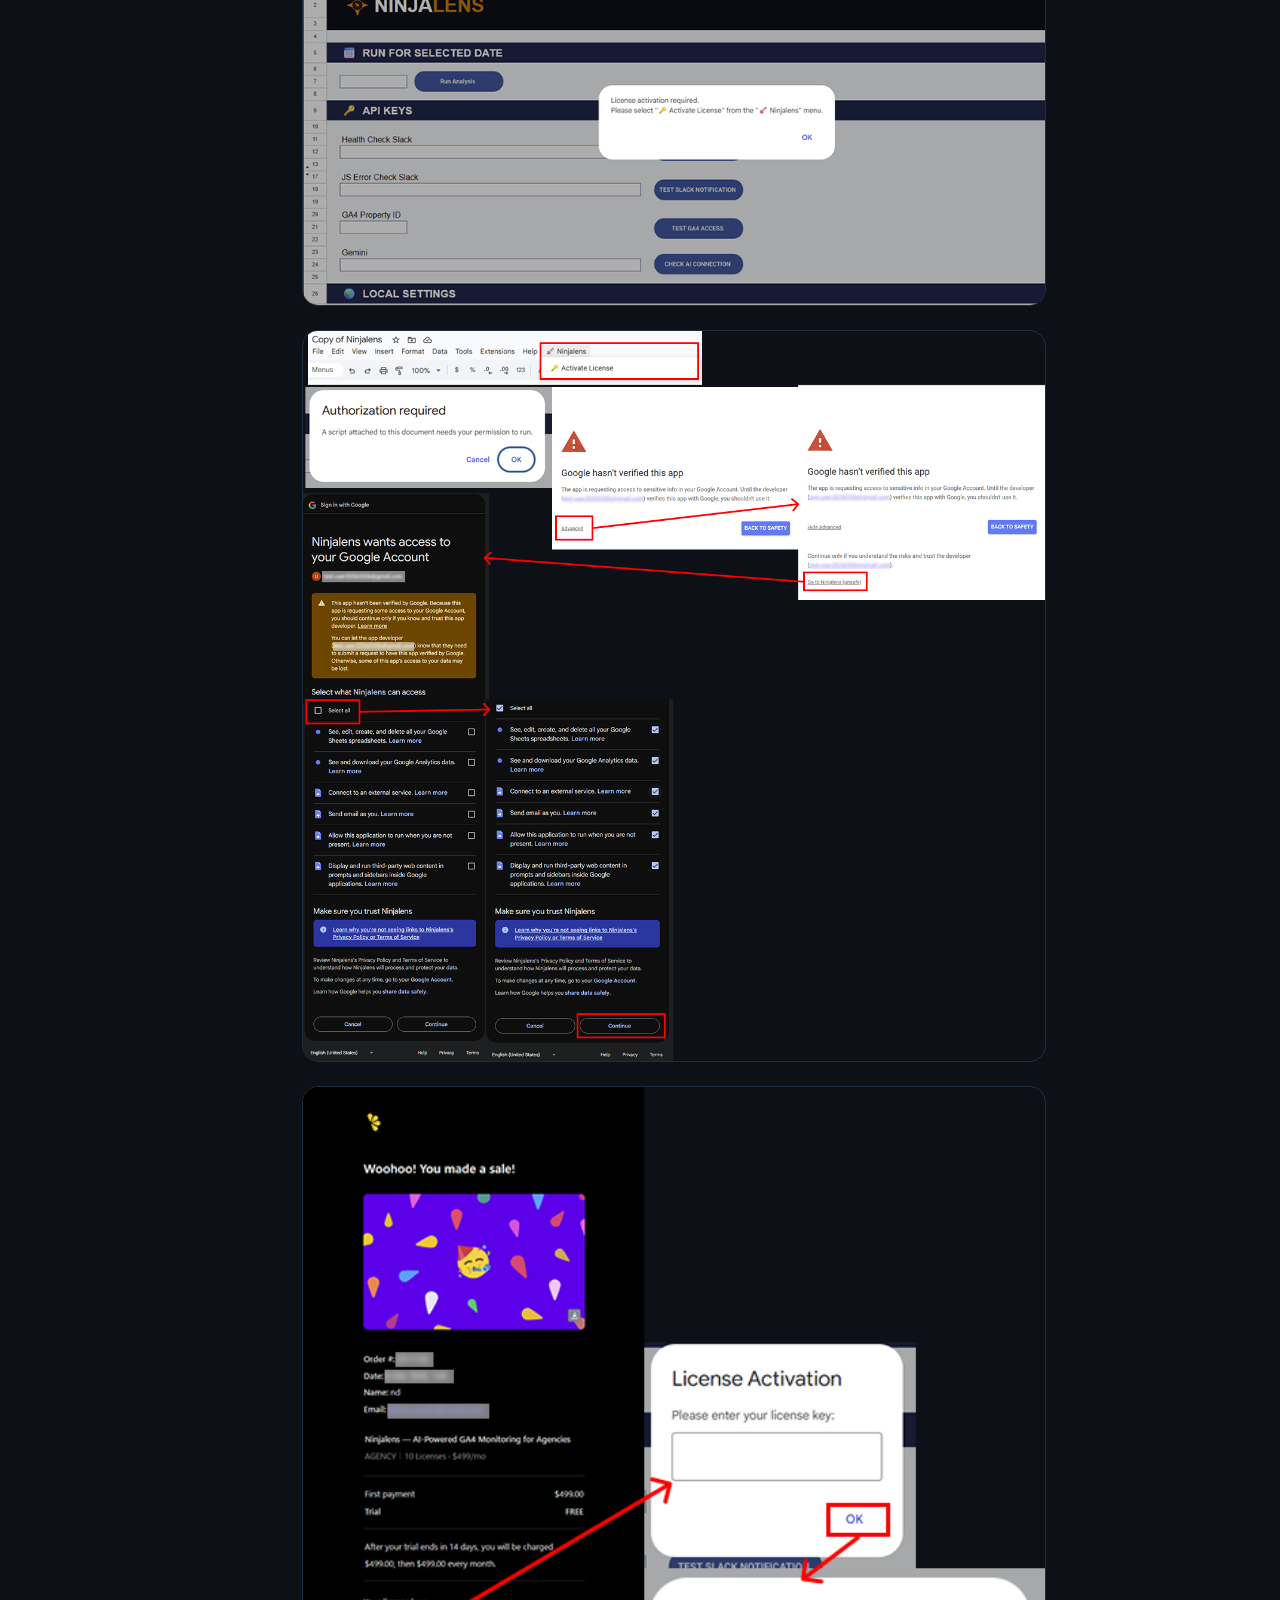
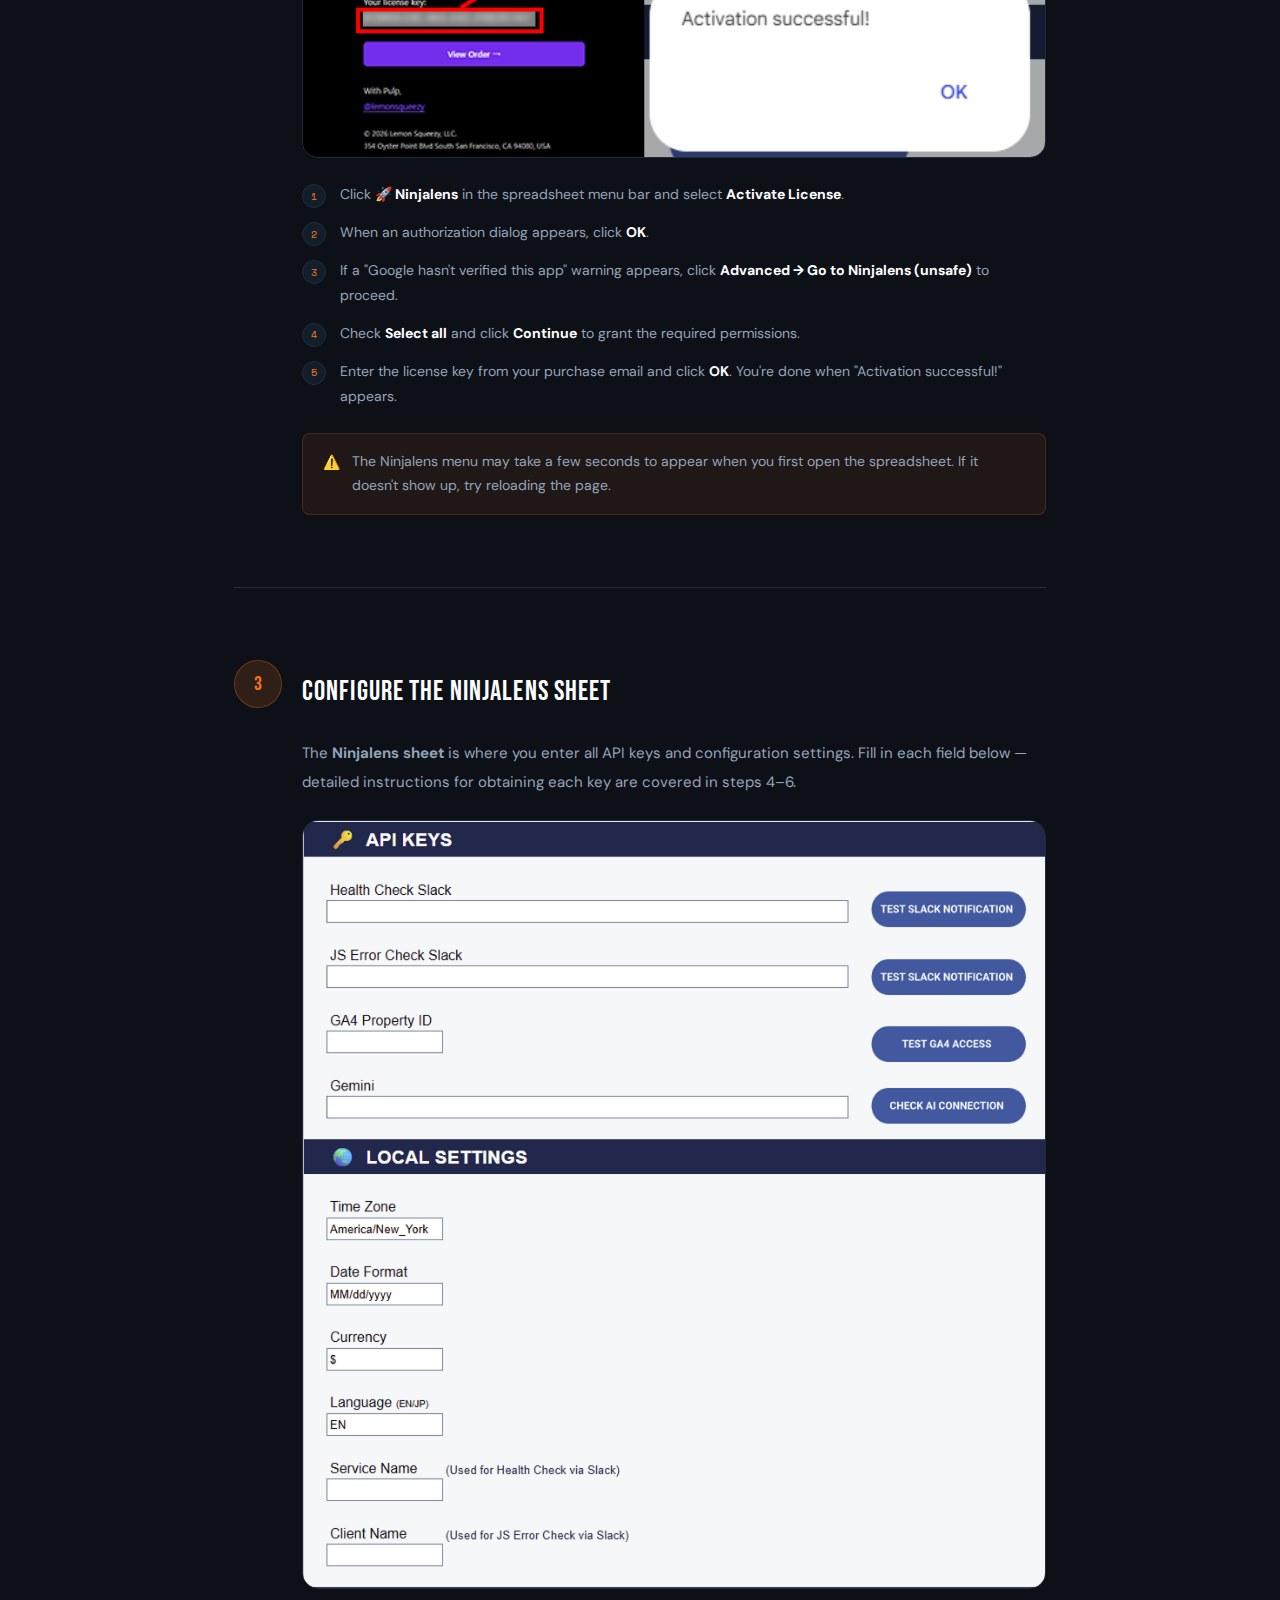
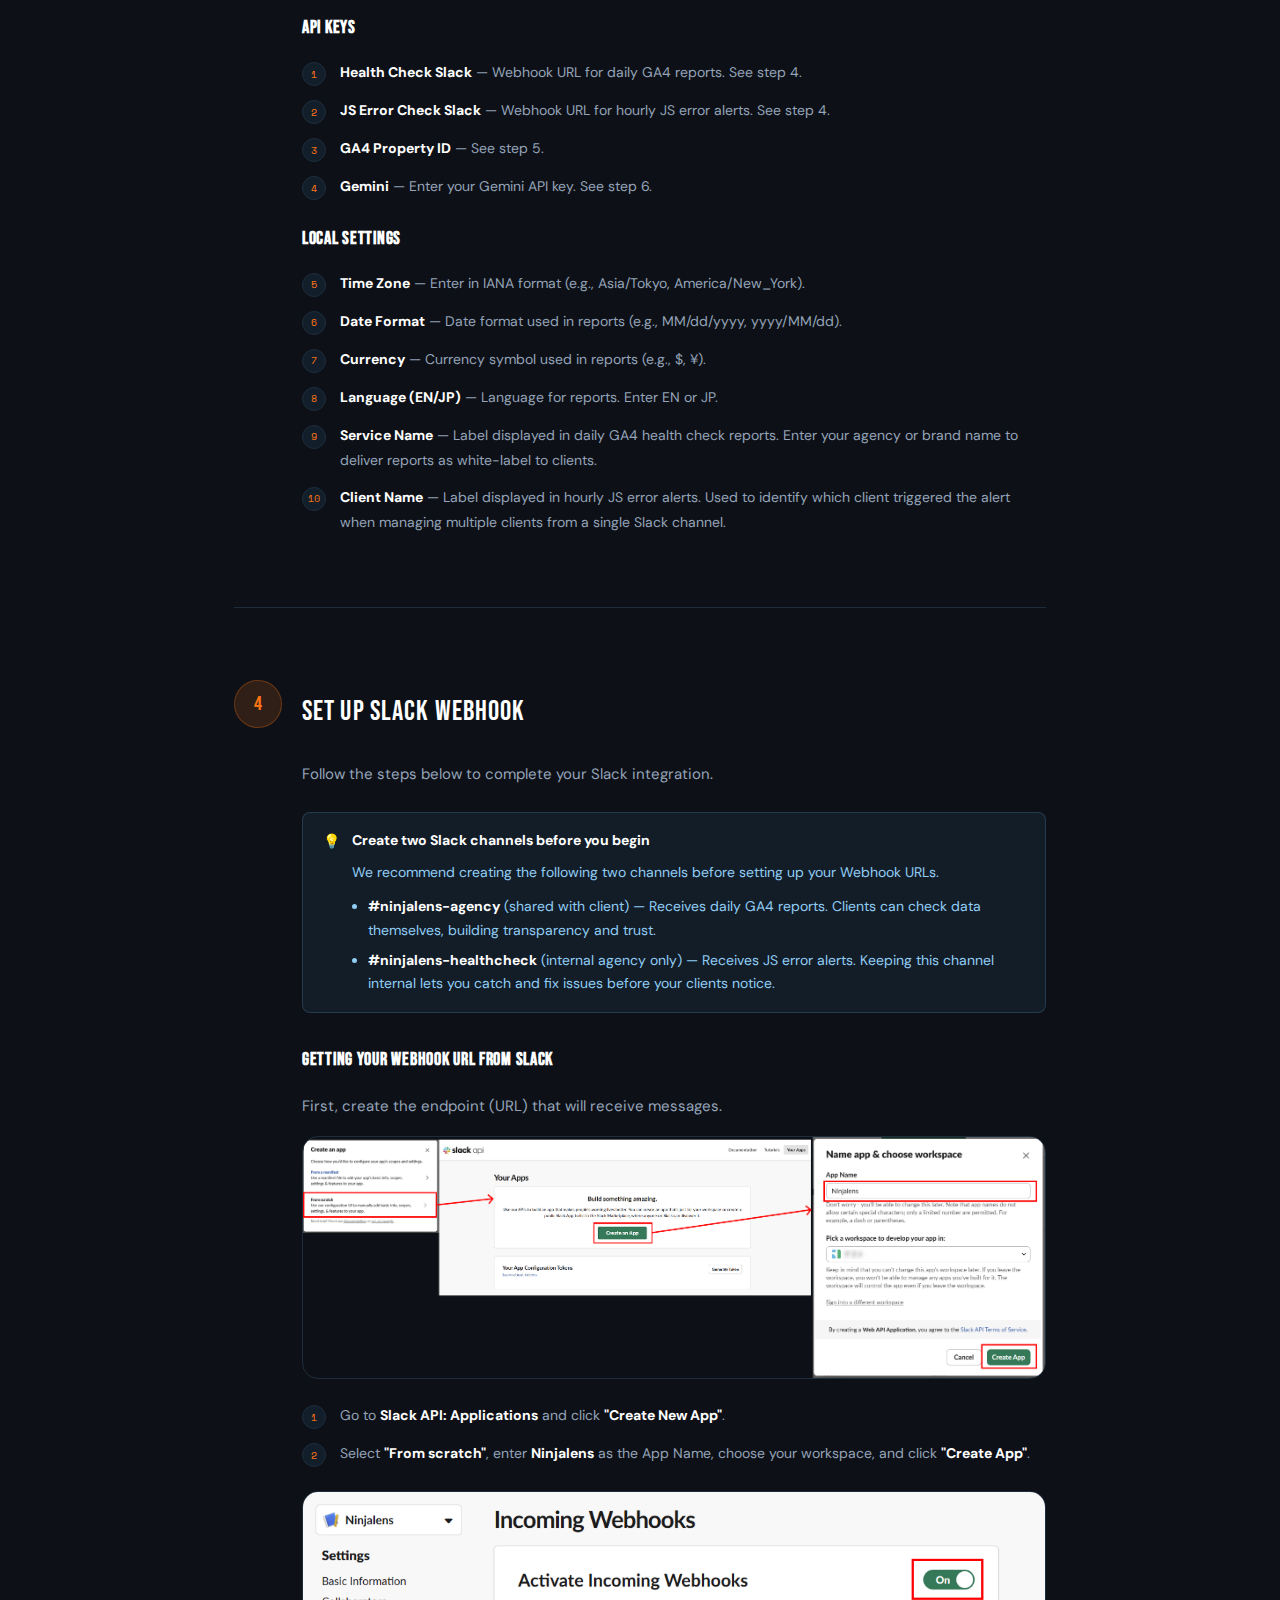
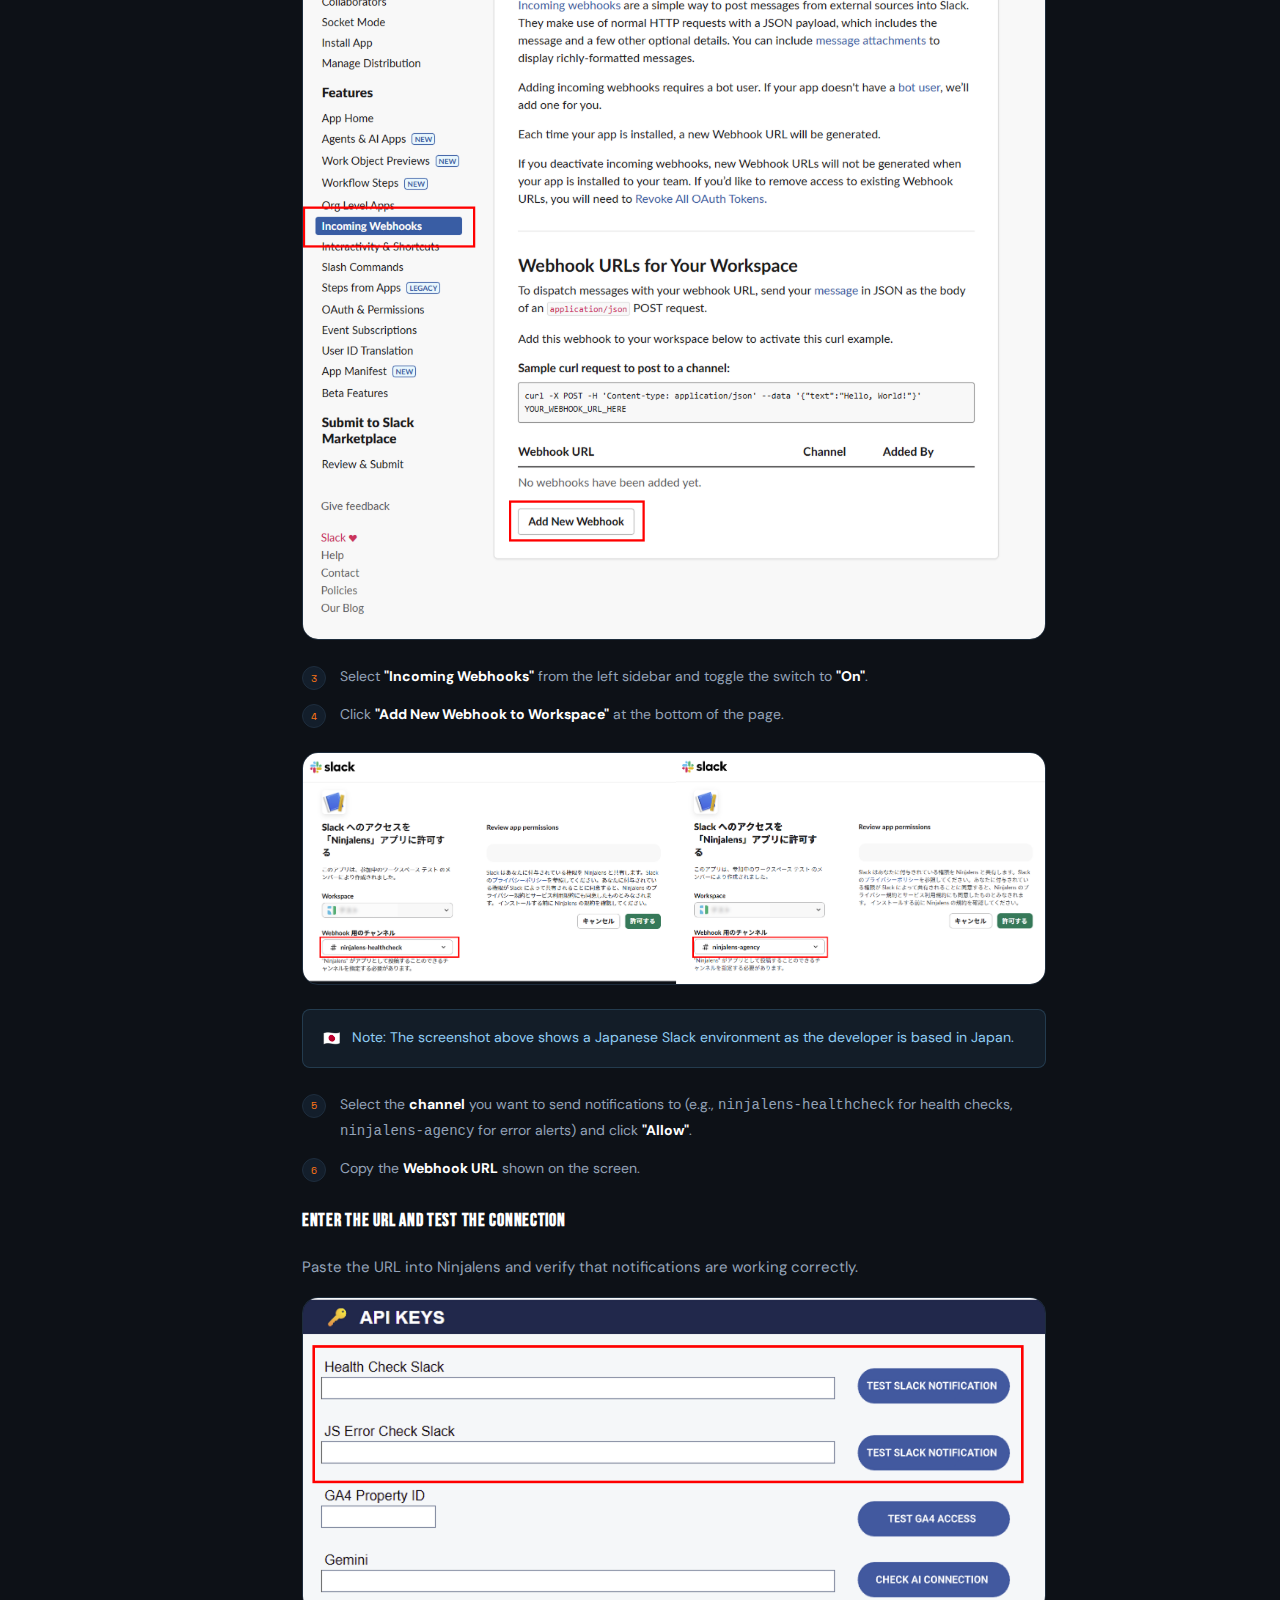
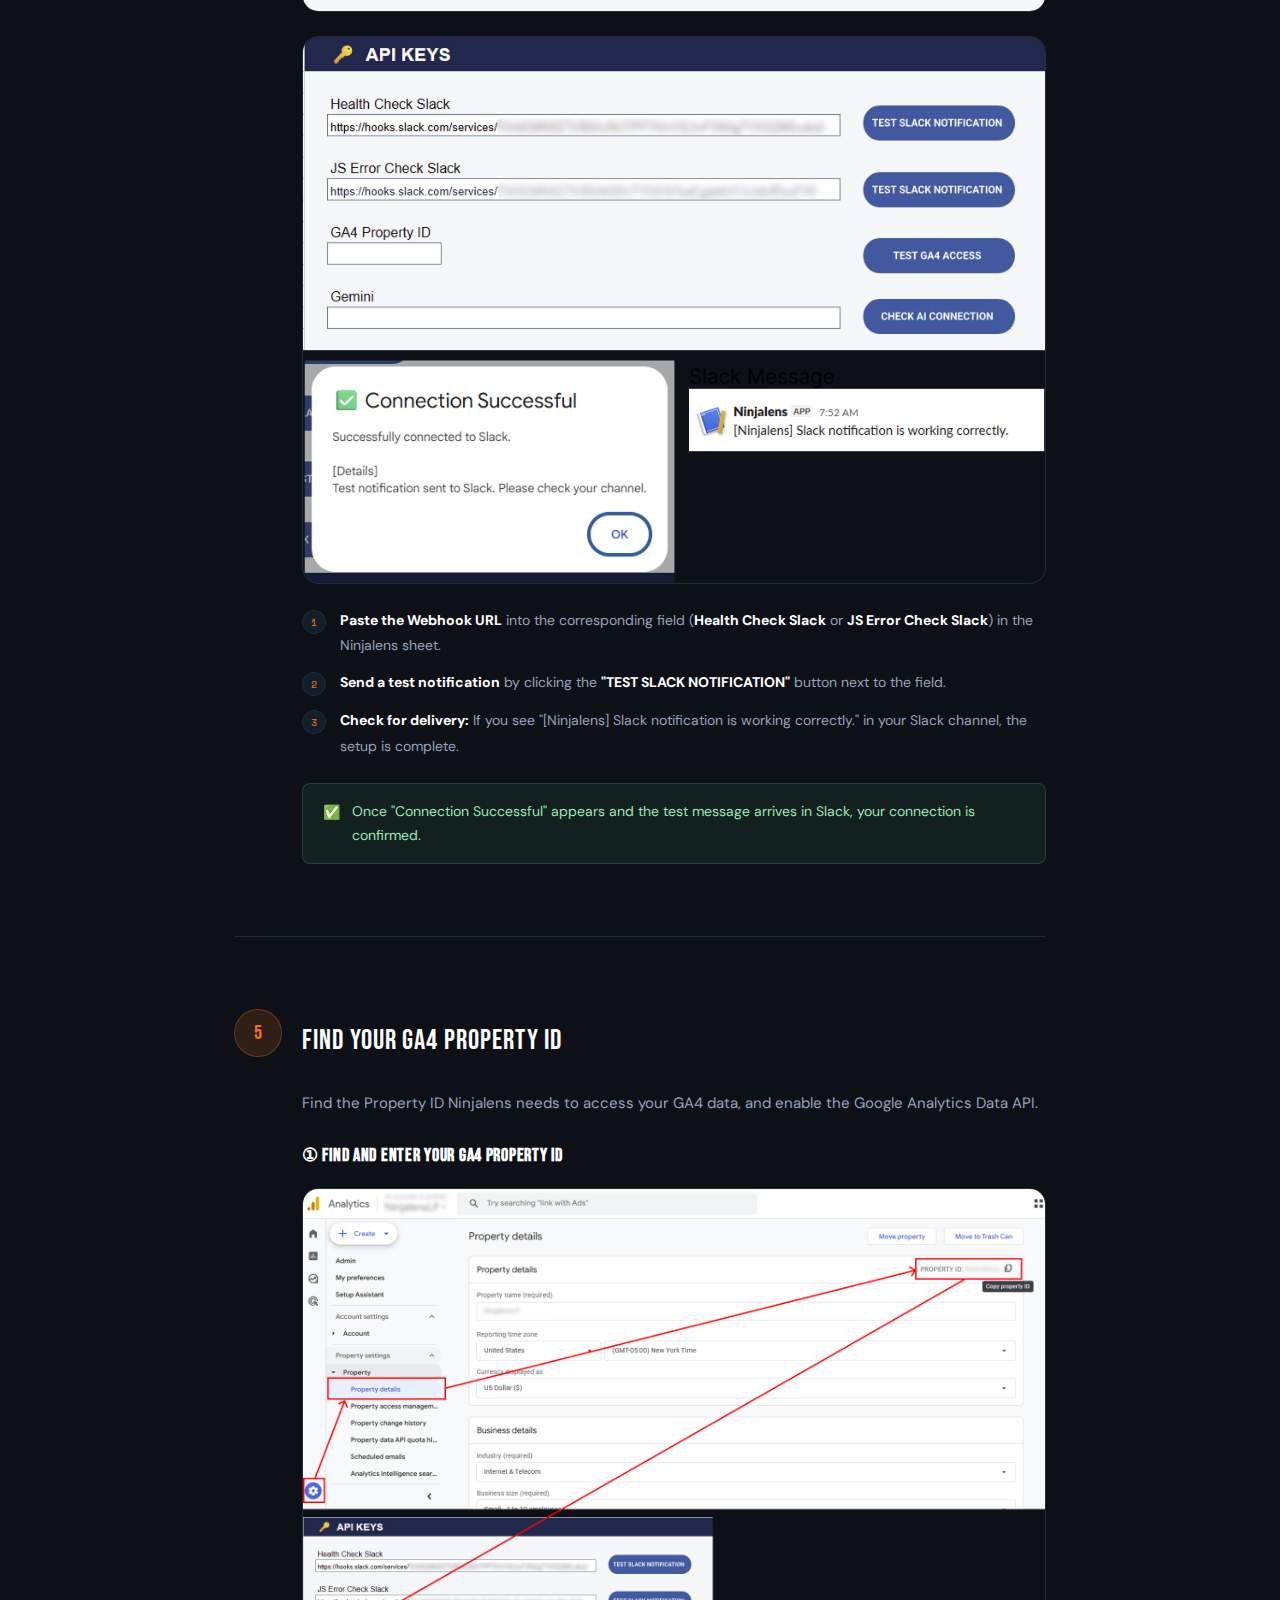
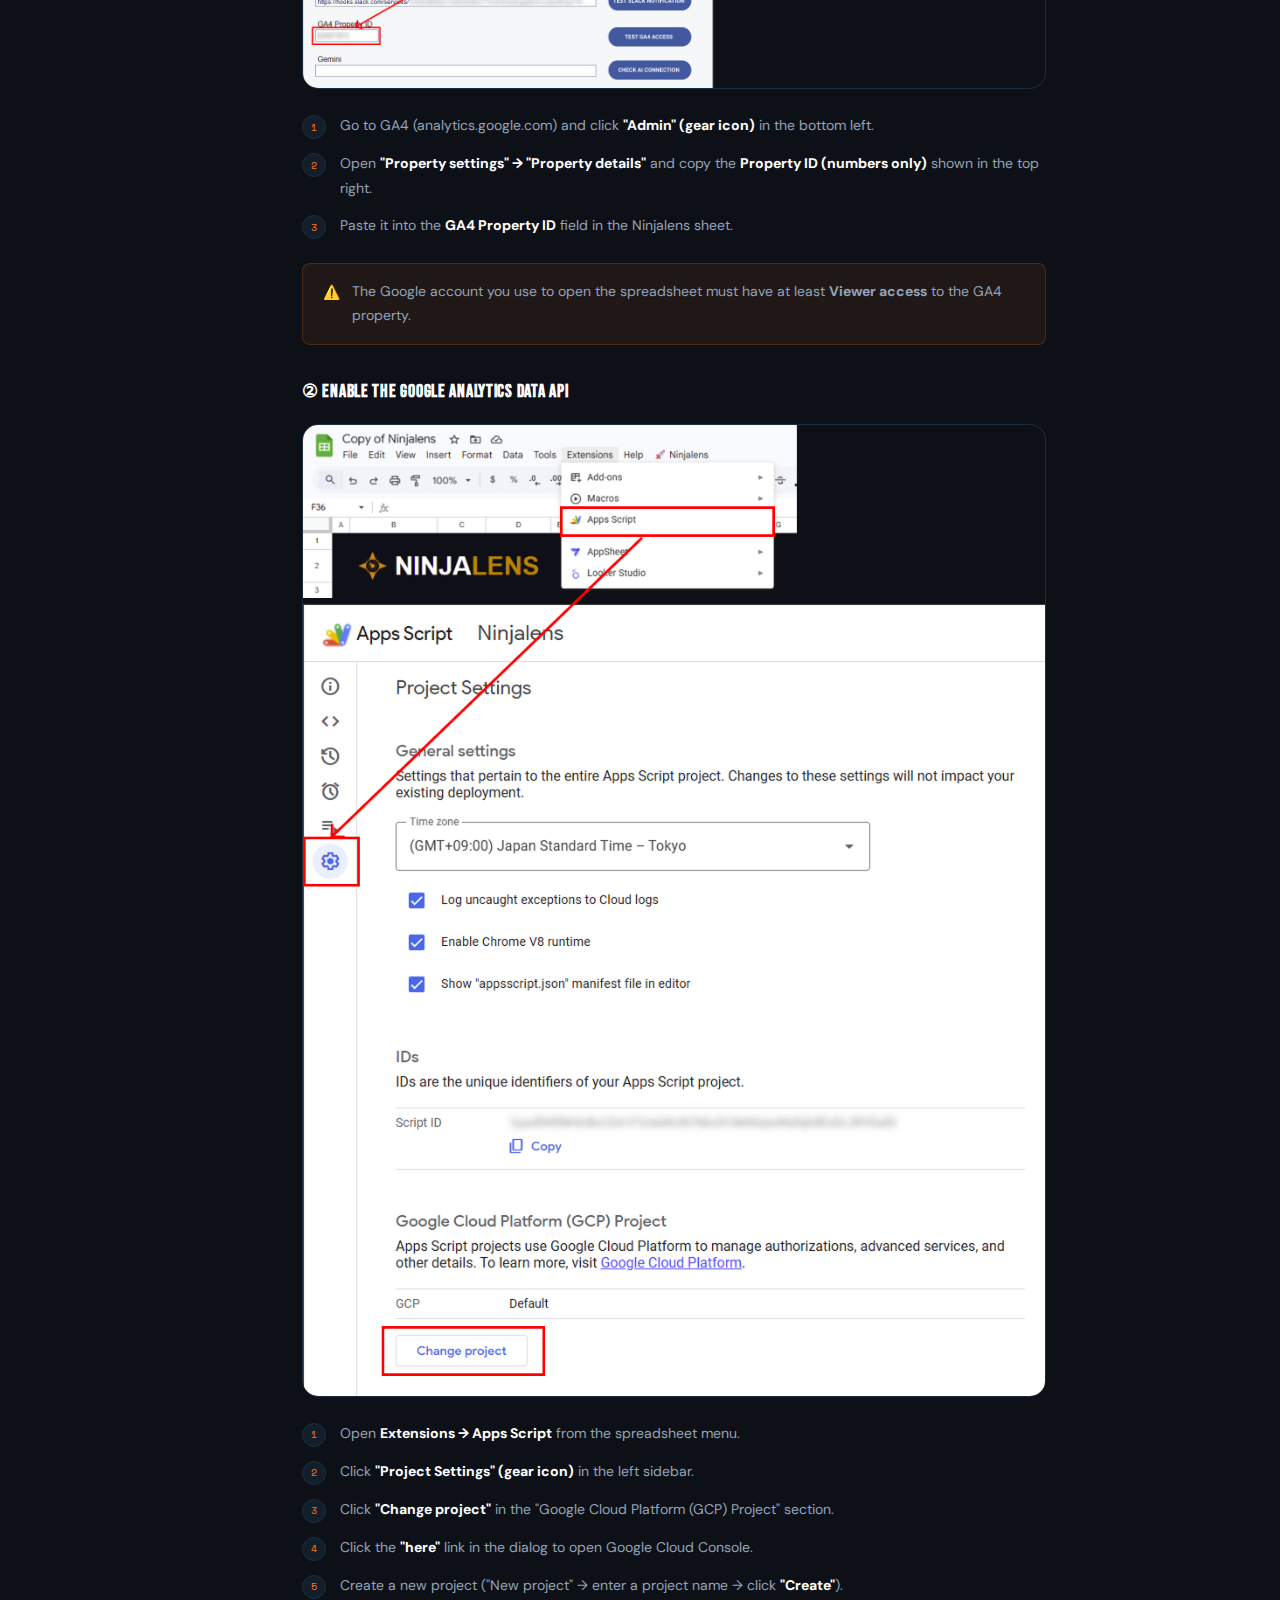
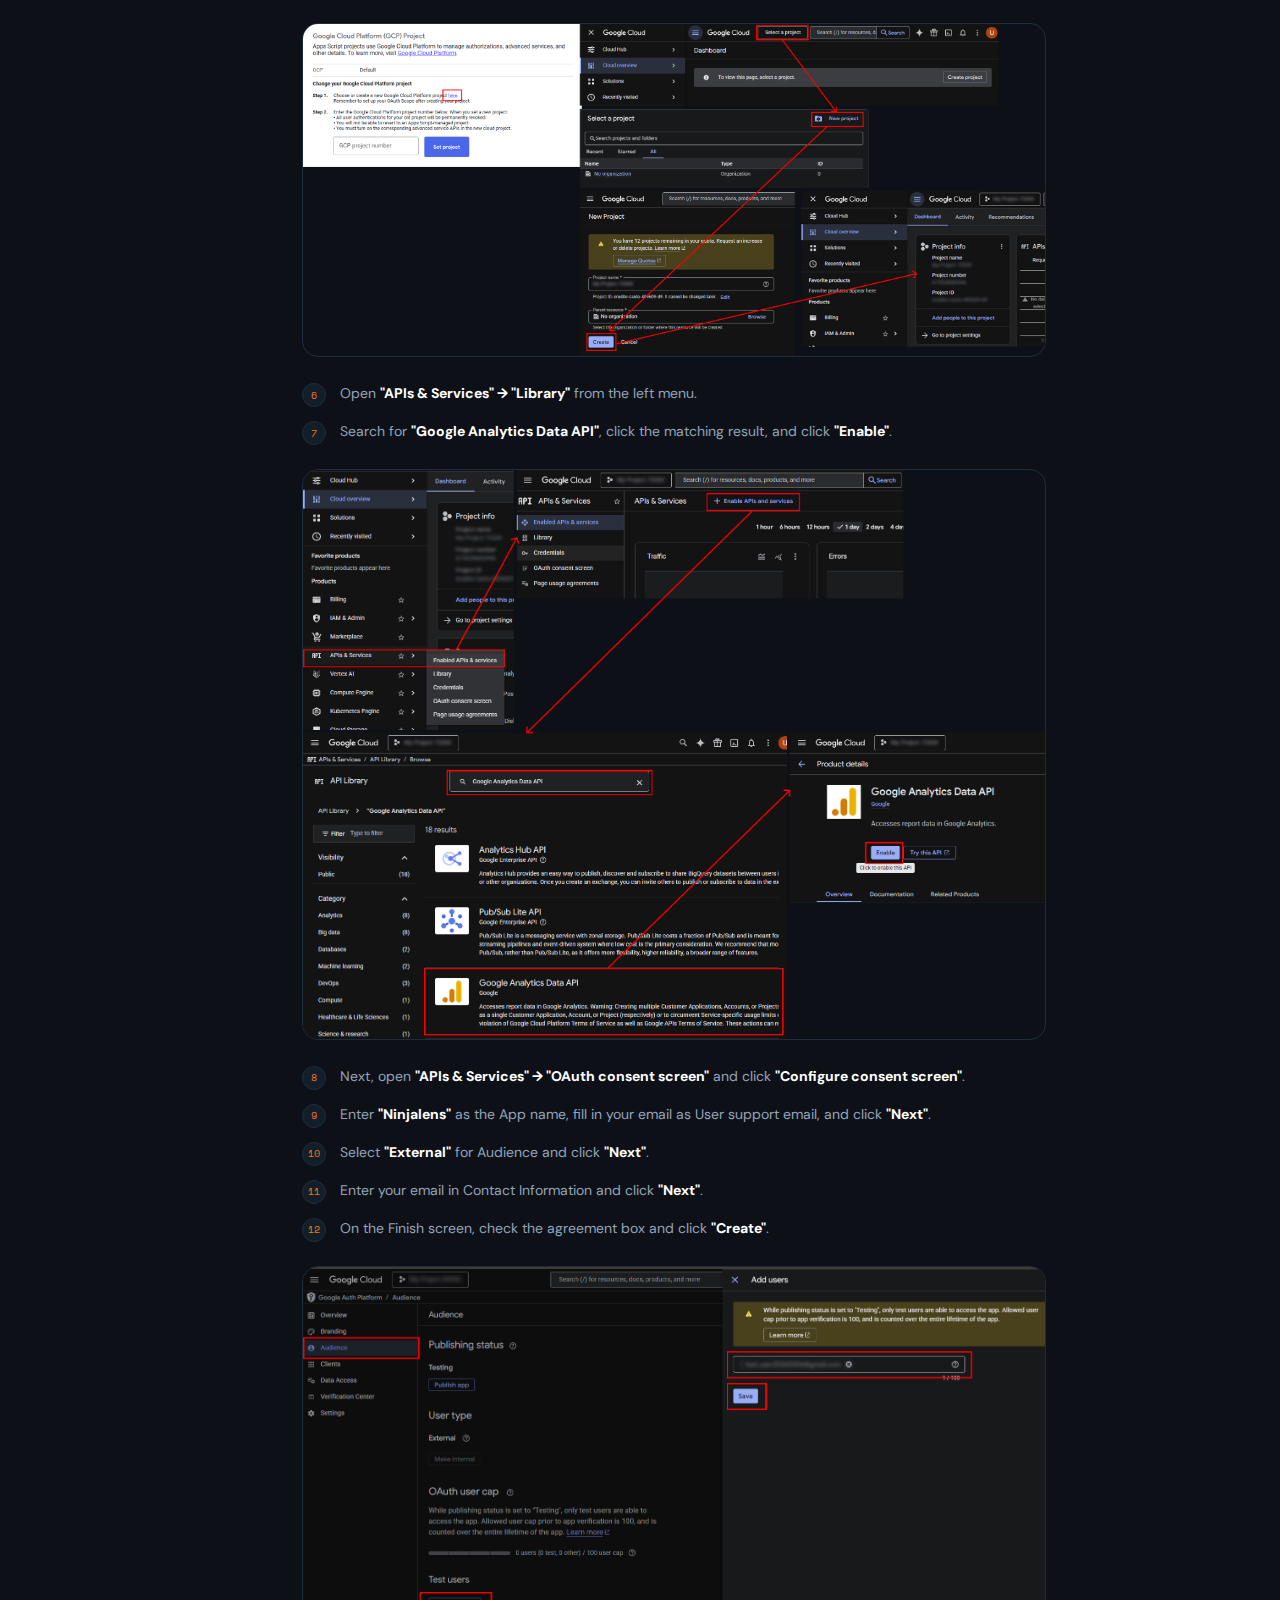
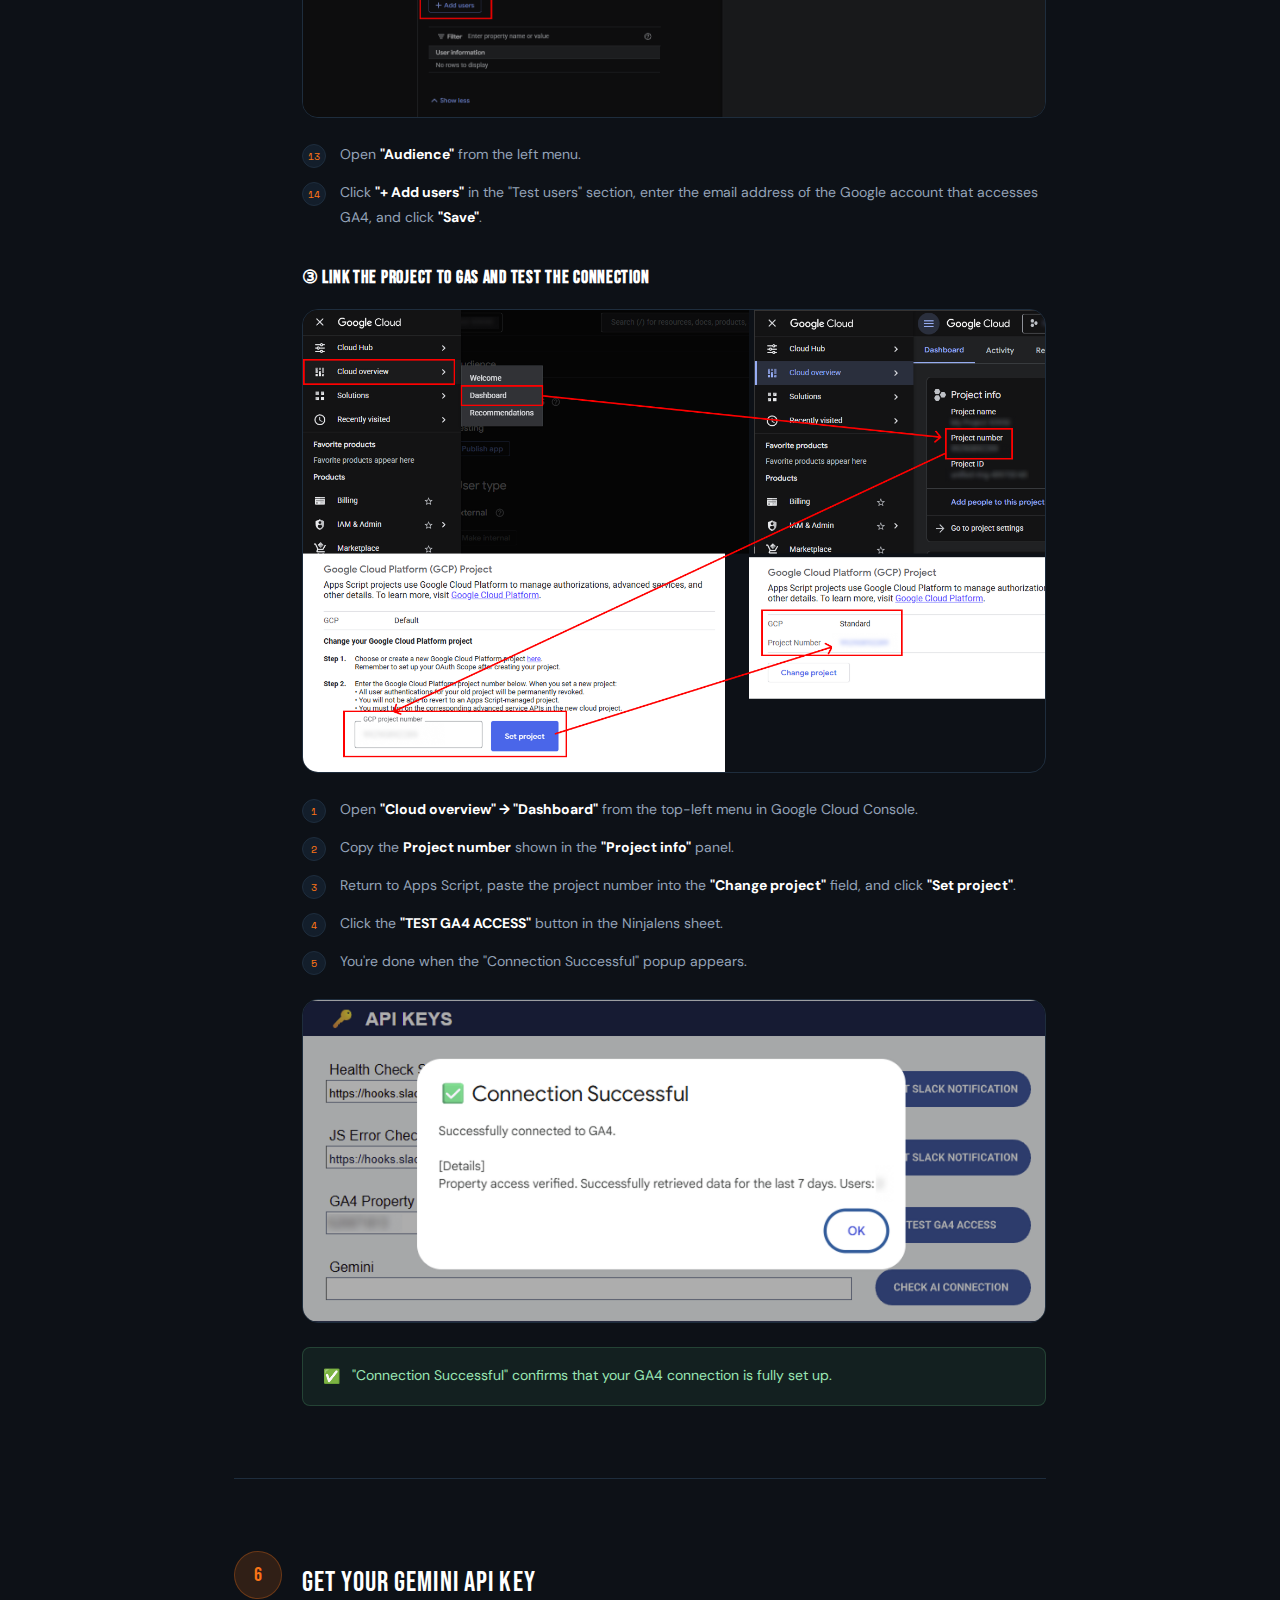
<file: setup.html>
<!DOCTYPE html>
<html lang="en">
<head>
  <meta charset="UTF-8">
  <meta name="viewport" content="width=device-width, initial-scale=1.0">
  <meta name="robots" content="noindex, nofollow">
  <title>Setup Guide — Ninjalens</title>
  <link rel="stylesheet" href="css/style.css">
  <link rel="icon" href="/favicon.ico">
  <style>
    /* ============================================================
       Setup Guide Styles
    ============================================================ */
    .guide-wrap {
      max-width: 860px;
      margin: 0 auto;
      padding: 140px 24px 100px;
    }

    /* Header */
    .guide-header { margin-bottom: 64px; }
    .guide-header h1 {
      font-family: var(--font-display);
      font-size: clamp(36px, 5vw, 56px);
      letter-spacing: 0.04em;
      color: var(--white);
      margin-bottom: 12px;
    }
    .guide-header p {
      font-size: 17px;
      color: var(--text-dim);
      line-height: 1.8;
      max-width: 600px;
    }
    .guide-header .badge {
      display: inline-flex;
      align-items: center;
      gap: 8px;
      background: rgba(249,115,22,0.1);
      border: 1px solid rgba(249,115,22,0.3);
      border-radius: 100px;
      padding: 5px 14px;
      margin-bottom: 20px;
      font-family: var(--font-mono);
      font-size: 11px;
      letter-spacing: 0.15em;
      text-transform: uppercase;
      color: var(--orange);
    }

    /* Table of Contents */
    .guide-toc {
      background: var(--navy-2);
      border: 1px solid var(--navy-border);
      border-radius: var(--radius-lg);
      padding: 28px 32px;
      margin-bottom: 64px;
    }
    .guide-toc-title {
      font-family: var(--font-mono);
      font-size: 11px;
      letter-spacing: 0.25em;
      text-transform: uppercase;
      color: var(--orange);
      margin-bottom: 16px;
    }
    .guide-toc ol {
      margin: 0;
      padding-left: 20px;
      display: flex;
      flex-direction: column;
      gap: 8px;
    }
    .guide-toc ol li a {
      font-size: 14px;
      color: var(--text-dim);
      text-decoration: none;
      transition: color 0.2s;
    }
    .guide-toc ol li a:hover { color: var(--orange); }

    /* Step Section */
    .guide-step {
      margin-bottom: 72px;
      scroll-margin-top: 100px;
    }
    .guide-step-header {
      display: flex;
      align-items: flex-start;
      gap: 20px;
      margin-bottom: 24px;
    }
    .guide-step-num {
      width: 48px;
      height: 48px;
      background: var(--orange-glow);
      border: 1px solid rgba(249,115,22,0.3);
      border-radius: 50%;
      display: flex;
      align-items: center;
      justify-content: center;
      font-family: var(--font-display);
      font-size: 20px;
      color: var(--orange);
      flex-shrink: 0;
    }
    .guide-step-title {
      font-family: var(--font-display);
      font-size: 28px;
      letter-spacing: 0.04em;
      color: var(--white);
      padding-top: 8px;
    }
    .guide-step-body {
      padding-left: 68px;
    }
    .guide-step-desc {
      font-size: 15px;
      color: var(--text-dim);
      line-height: 1.9;
      margin-bottom: 24px;
    }

    /* Image placeholder */
    .guide-img-placeholder {
      width: 100%;
      background: var(--navy-2);
      border: 2px dashed var(--navy-border);
      border-radius: var(--radius-lg);
      display: flex;
      flex-direction: column;
      align-items: center;
      justify-content: center;
      gap: 12px;
      padding: 48px 24px;
      margin-bottom: 24px;
      cursor: pointer;
      transition: border-color 0.2s;
      min-height: 240px;
    }
    .guide-img-placeholder:hover { border-color: rgba(249,115,22,0.3); }
    .guide-img-placeholder svg { opacity: 0.3; }
    .guide-img-placeholder-label {
      font-family: var(--font-mono);
      font-size: 11px;
      letter-spacing: 0.2em;
      text-transform: uppercase;
      color: var(--text-dim);
    }
    .guide-img-placeholder-sub {
      font-size: 12px;
      color: var(--gray-3);
    }

    /* Actual image (when filled) */
    .guide-img {
      width: 100%;
      border-radius: var(--radius-lg);
      border: 1px solid var(--navy-border);
      margin-bottom: 24px;
      display: block;
    }

    /* Substeps */
    .guide-substeps {
      display: flex;
      flex-direction: column;
      gap: 12px;
      margin-bottom: 24px;
    }
    .guide-substep {
      display: flex;
      gap: 14px;
      align-items: flex-start;
    }
    .guide-substep-num {
      width: 24px;
      height: 24px;
      background: var(--navy-3);
      border: 1px solid var(--navy-border);
      border-radius: 50%;
      display: flex;
      align-items: center;
      justify-content: center;
      font-family: var(--font-mono);
      font-size: 10px;
      color: var(--orange);
      flex-shrink: 0;
      margin-top: 2px;
    }
    .guide-substep-text {
      font-size: 14px;
      color: var(--text-dim);
      line-height: 1.8;
    }
    .guide-substep-text strong { color: var(--white); }

    /* Code block */
    .guide-code {
      background: var(--navy-3);
      border: 1px solid var(--navy-border);
      border-radius: var(--radius);
      padding: 16px 20px;
      margin-bottom: 24px;
      overflow-x: auto;
    }
    .guide-code code {
      font-family: var(--font-mono);
      font-size: 13px;
      color: var(--orange);
      white-space: pre;
    }

    /* Callout */
    .guide-callout {
      border-radius: var(--radius);
      padding: 16px 20px;
      margin-bottom: 24px;
      display: flex;
      gap: 12px;
      align-items: flex-start;
      font-size: 14px;
      line-height: 1.7;
    }
    .guide-callout.info {
      background: rgba(99,179,237,0.08);
      border: 1px solid rgba(99,179,237,0.2);
      color: #90cdf4;
    }
    .guide-callout.warning {
      background: rgba(249,115,22,0.08);
      border: 1px solid rgba(249,115,22,0.2);
      color: var(--text-dim);
    }
    .guide-callout.success {
      background: rgba(104,211,145,0.08);
      border: 1px solid rgba(104,211,145,0.2);
      color: #9ae6b4;
    }
    .guide-callout-icon { flex-shrink: 0; margin-top: 1px; }

    /* Divider between steps */
    .guide-step-divider {
      height: 1px;
      background: var(--navy-border);
      margin-bottom: 72px;
    }

    /* Navigation */
    .guide-nav {
      display: flex;
      justify-content: space-between;
      align-items: center;
      padding-top: 48px;
      border-top: 1px solid var(--navy-border);
      flex-wrap: wrap;
      gap: 16px;
    }
    .guide-nav-btn {
      display: inline-flex;
      align-items: center;
      gap: 8px;
      font-family: var(--font-mono);
      font-size: 12px;
      letter-spacing: 0.1em;
      text-transform: uppercase;
      color: var(--text-dim);
      background: var(--navy-2);
      border: 1px solid var(--navy-border);
      border-radius: var(--radius);
      padding: 10px 20px;
      transition: all 0.2s;
    }
    .guide-nav-btn:hover { color: var(--white); border-color: var(--gray-3); }
    .guide-nav-btn.primary {
      background: var(--orange);
      color: var(--navy);
      border-color: var(--orange);
      font-weight: 700;
    }
    .guide-nav-btn.primary:hover { background: var(--orange-dim); color: var(--white); }
  </style>
  <!-- LemonSqueezy Affiliate (GDPR-compliant: no personal data collected) -->
  <script>window.lemonSqueezyAffiliateConfig = { store: "ndnrys-works" };</script>
  <script src="https://lmsqueezy.com/affiliate.js" defer></script>
  <!-- End LemonSqueezy Affiliate -->
</head>
<body>

<nav class="nav scrolled">
  <div class="container">
    <div class="nav-inner">
      <a href="/" class="nav-logo">
        <div class="nav-logo-icon">
          <svg width="32" height="32" viewBox="0 0 64 64" fill="none">
            <filter id="g"><feGaussianBlur stdDeviation="2" result="cb"/><feMerge><feMergeNode in="cb"/><feMergeNode in="SourceGraphic"/></feMerge></filter>
            <g filter="url(#g)">
              <path d="M32 4 L40 24 L24 24 Z" fill="#f97316"/>
              <path d="M60 32 L40 40 L40 24 Z" fill="#f97316"/>
              <path d="M32 60 L24 40 L40 40 Z" fill="#f97316"/>
              <path d="M4 32 L24 24 L24 40 Z" fill="#f97316"/>
              <circle cx="32" cy="32" r="14" fill="#0d1117" stroke="#f97316" stroke-width="1.5"/>
              <circle cx="32" cy="32" r="4" fill="#f97316"/>
              <circle cx="28" cy="28" r="1.5" fill="white" opacity="0.7"/>
            </g>
          </svg>
        </div>
        <span class="nav-logo-text">NINJA<span>LENS</span></span>
      </a>
      <ul class="nav-links">
        <li><a href="/">Home</a></li>
        <li><a href="/#pricing">Pricing</a></li>
        <li><a href="/#faq">FAQ</a></li>
      </ul>
    </div>
  </div>
</nav>

<div class="guide-wrap">

  <!-- Header -->
  <div class="guide-header">
    <div class="badge">Setup Guide</div>
    <h1>GET STARTED WITH NINJALENS</h1>
    <p>Follow these steps to set up Ninjalens in under 30 minutes. Have your GA4 Property ID, Gemini API key, and Slack Webhook URL ready before you begin.</p>
  </div>

  <!-- Table of Contents -->
  <div class="guide-toc">
    <div class="guide-toc-title">Table of Contents</div>
    <ol>
      <li><a href="#step-1">Copy the spreadsheet</a></li>
      <li><a href="#step-2">Activate your license key</a></li>
      <li><a href="#step-3">Configure the Ninjalens sheet</a></li>
      <li><a href="#step-4">Set up Slack Webhook</a></li>
      <li><a href="#step-5">Find your GA4 Property ID</a></li>
      <li><a href="#step-6">Get your Gemini API key</a></li>
      <li><a href="#step-7">Add the error tracking script</a></li>
      <li><a href="#step-8">Run your first report</a></li>
      <li><a href="#step-9">Enable the daily trigger</a></li>
    </ol>
  </div>

  <!-- ============================================================
    STEP 1
  ============================================================ -->
  <div class="guide-step" id="step-1">
    <div class="guide-step-header">
      <div class="guide-step-num">1</div>
      <div class="guide-step-title">Copy the spreadsheet</div>
    </div>
    <div class="guide-step-body">
      <p class="guide-step-desc">Open the Ninjalens master spreadsheet from the link in your purchase confirmation and copy it to your own Google Drive.</p>

      <img src="./img/setup/1.png" alt="Purchase confirmation screen - Thanks for your order" class="guide-img">
      <img src="./img/setup/2.png" alt="Order confirmation page - Ninjalens spreadsheet link" class="guide-img">
      <img src="./img/setup/3.png" alt="File → Make a copy to copy the spreadsheet" class="guide-img">

      <div class="guide-substeps">
        <div class="guide-substep">
          <div class="guide-substep-num">1</div>
          <div class="guide-substep-text">After purchase, click the <strong>Ninjalens</strong> link in the <strong>Links</strong> section of your order confirmation page to open the spreadsheet.</div>
        </div>
        <div class="guide-substep">
          <div class="guide-substep-num">2</div>
          <div class="guide-substep-text">Click <strong>File → Make a copy</strong>.</div>
        </div>
        <div class="guide-substep">
          <div class="guide-substep-num">3</div>
          <div class="guide-substep-text">Leave the name as-is and click <strong>Make a copy</strong> to save it to your Google Drive.</div>
        </div>
      </div>

      <div class="guide-callout info">
        <div class="guide-callout-icon">ℹ️</div>
        <div>Create a separate copy for each client. If you are on the Agency plan, repeat this step for each client.</div>
      </div>
    </div>
  </div>
  <div class="guide-step-divider"></div>

  <!-- ============================================================
    STEP 2
  ============================================================ -->
  <div class="guide-step" id="step-2">
    <div class="guide-step-header">
      <div class="guide-step-num">2</div>
      <div class="guide-step-title">Activate your license key</div>
    </div>
    <div class="guide-step-body">
      <p class="guide-step-desc">Open the copied spreadsheet and activate your license key from the Ninjalens menu.</p>

      <img src="./img/setup/4.png" alt="Dialog prompting license activation" class="guide-img">
      <img src="./img/setup/5.png" alt="Ninjalens menu → Activate License → Google authorization flow" class="guide-img">
      <img src="./img/setup/6.png" alt="Enter license key → Activation successful" class="guide-img">

      <div class="guide-substeps">
        <div class="guide-substep">
          <div class="guide-substep-num">1</div>
          <div class="guide-substep-text">Click <strong>🚀 Ninjalens</strong> in the spreadsheet menu bar and select <strong>Activate License</strong>.</div>
        </div>
        <div class="guide-substep">
          <div class="guide-substep-num">2</div>
          <div class="guide-substep-text">When an authorization dialog appears, click <strong>OK</strong>.</div>
        </div>
        <div class="guide-substep">
          <div class="guide-substep-num">3</div>
          <div class="guide-substep-text">If a "Google hasn't verified this app" warning appears, click <strong>Advanced → Go to Ninjalens (unsafe)</strong> to proceed.</div>
        </div>
        <div class="guide-substep">
          <div class="guide-substep-num">4</div>
          <div class="guide-substep-text">Check <strong>Select all</strong> and click <strong>Continue</strong> to grant the required permissions.</div>
        </div>
        <div class="guide-substep">
          <div class="guide-substep-num">5</div>
          <div class="guide-substep-text">Enter the license key from your purchase email and click <strong>OK</strong>. You're done when "Activation successful!" appears.</div>
        </div>
      </div>

      <div class="guide-callout warning">
        <div class="guide-callout-icon">⚠️</div>
        <div>The Ninjalens menu may take a few seconds to appear when you first open the spreadsheet. If it doesn't show up, try reloading the page.</div>
      </div>
    </div>
  </div>
  <div class="guide-step-divider"></div>

  <!-- ============================================================
    STEP 3
  ============================================================ -->
  <div class="guide-step" id="step-3">
    <div class="guide-step-header">
      <div class="guide-step-num">3</div>
      <div class="guide-step-title">Configure the Ninjalens sheet</div>
    </div>
    <div class="guide-step-body">
      <p class="guide-step-desc">The <strong>Ninjalens sheet</strong> is where you enter all API keys and configuration settings. Fill in each field below — detailed instructions for obtaining each key are covered in steps 4–6.</p>

      <img src="./img/setup/20.png" alt="Ninjalens sheet — API KEYS and LOCAL SETTINGS sections" class="guide-img">

      <h3 style="font-family:var(--font-display);font-size:18px;color:var(--white);margin:24px 0 16px;letter-spacing:0.04em;">API KEYS</h3>

      <div class="guide-substeps">
        <div class="guide-substep">
          <div class="guide-substep-num">1</div>
          <div class="guide-substep-text"><strong>Health Check Slack</strong> — Webhook URL for daily GA4 reports. See step 4.</div>
        </div>
        <div class="guide-substep">
          <div class="guide-substep-num">2</div>
          <div class="guide-substep-text"><strong>JS Error Check Slack</strong> — Webhook URL for hourly JS error alerts. See step 4.</div>
        </div>
        <div class="guide-substep">
          <div class="guide-substep-num">3</div>
          <div class="guide-substep-text"><strong>GA4 Property ID</strong> — See step 5.</div>
        </div>
        <div class="guide-substep">
          <div class="guide-substep-num">4</div>
          <div class="guide-substep-text"><strong>Gemini</strong> — Enter your Gemini API key. See step 6.</div>
        </div>
      </div>

      <h3 style="font-family:var(--font-display);font-size:18px;color:var(--white);margin:24px 0 16px;letter-spacing:0.04em;">LOCAL SETTINGS</h3>

      <div class="guide-substeps">
        <div class="guide-substep">
          <div class="guide-substep-num">5</div>
          <div class="guide-substep-text"><strong>Time Zone</strong> — Enter in IANA format (e.g., Asia/Tokyo, America/New_York).</div>
        </div>
        <div class="guide-substep">
          <div class="guide-substep-num">6</div>
          <div class="guide-substep-text"><strong>Date Format</strong> — Date format used in reports (e.g., MM/dd/yyyy, yyyy/MM/dd).</div>
        </div>
        <div class="guide-substep">
          <div class="guide-substep-num">7</div>
          <div class="guide-substep-text"><strong>Currency</strong> — Currency symbol used in reports (e.g., $, ¥).</div>
        </div>
        <div class="guide-substep">
          <div class="guide-substep-num">8</div>
          <div class="guide-substep-text"><strong>Language (EN/JP)</strong> — Language for reports. Enter EN or JP.</div>
        </div>
        <div class="guide-substep">
          <div class="guide-substep-num">9</div>
          <div class="guide-substep-text"><strong>Service Name</strong> — Label displayed in daily GA4 health check reports. Enter your agency or brand name to deliver reports as white-label to clients.</div>
        </div>
        <div class="guide-substep">
          <div class="guide-substep-num">10</div>
          <div class="guide-substep-text"><strong>Client Name</strong> — Label displayed in hourly JS error alerts. Used to identify which client triggered the alert when managing multiple clients from a single Slack channel.</div>
        </div>
      </div>
    </div>
  </div>
  <div class="guide-step-divider"></div>

  <!-- ============================================================
    STEP 4
  ============================================================ -->
  <div class="guide-step" id="step-4">
    <div class="guide-step-header">
      <div class="guide-step-num">4</div>
      <div class="guide-step-title">Set up Slack Webhook</div>
    </div>
    <div class="guide-step-body">
      <p class="guide-step-desc">Follow the steps below to complete your Slack integration.</p>

      <div class="guide-callout info" style="margin-bottom:32px;">
        <div class="guide-callout-icon">💡</div>
        <div>
          <strong style="color:var(--white);display:block;margin-bottom:8px;">Create two Slack channels before you begin</strong>
          We recommend creating the following two channels before setting up your Webhook URLs.
          <ul style="margin:10px 0 0 16px;display:flex;flex-direction:column;gap:6px;">
            <li><strong style="color:var(--white);">#ninjalens-agency</strong> (shared with client) — Receives daily GA4 reports. Clients can check data themselves, building transparency and trust.</li>
            <li><strong style="color:var(--white);">#ninjalens-healthcheck</strong> (internal agency only) — Receives JS error alerts. Keeping this channel internal lets you catch and fix issues before your clients notice.</li>
          </ul>
        </div>
      </div>

      <h3 style="font-family:var(--font-display);font-size:18px;color:var(--white);margin:0 0 16px;letter-spacing:0.04em;">Getting your Webhook URL from Slack</h3>
      <p class="guide-step-desc" style="margin-bottom:16px;">First, create the endpoint (URL) that will receive messages.</p>

      <img src="./img/setup/8.png" alt="Slack API - Create an App → From scratch" class="guide-img">

      <div class="guide-substeps">
        <div class="guide-substep">
          <div class="guide-substep-num">1</div>
          <div class="guide-substep-text">Go to <a href="https://api.slack.com/apps" target="_blank" style="color:var(--orange)"><strong>Slack API: Applications</strong></a> and click <strong>"Create New App"</strong>.</div>
        </div>
        <div class="guide-substep">
          <div class="guide-substep-num">2</div>
          <div class="guide-substep-text">Select <strong>"From scratch"</strong>, enter <strong>Ninjalens</strong> as the App Name, choose your workspace, and click <strong>"Create App"</strong>.</div>
        </div>
      </div>

      <img src="./img/setup/9.png" alt="Incoming Webhooks - Activate and Add New Webhook to Workspace" class="guide-img">

      <div class="guide-substeps">
        <div class="guide-substep">
          <div class="guide-substep-num">3</div>
          <div class="guide-substep-text">Select <strong>"Incoming Webhooks"</strong> from the left sidebar and toggle the switch to <strong>"On"</strong>.</div>
        </div>
        <div class="guide-substep">
          <div class="guide-substep-num">4</div>
          <div class="guide-substep-text">Click <strong>"Add New Webhook to Workspace"</strong> at the bottom of the page.</div>
        </div>
      </div>

      <img src="./img/setup/10.png" alt="Channel selection screen (shown in Japanese as the developer is based in Japan)" class="guide-img">

      <div class="guide-callout info">
        <div class="guide-callout-icon">🇯🇵</div>
        <div>Note: The screenshot above shows a Japanese Slack environment as the developer is based in Japan.</div>
      </div>

      <div class="guide-substeps">
        <div class="guide-substep">
          <div class="guide-substep-num">5</div>
          <div class="guide-substep-text">Select the <strong>channel</strong> you want to send notifications to (e.g., <code>ninjalens-healthcheck</code> for health checks, <code>ninjalens-agency</code> for error alerts) and click <strong>"Allow"</strong>.</div>
        </div>
        <div class="guide-substep">
          <div class="guide-substep-num">6</div>
          <div class="guide-substep-text">Copy the <strong>Webhook URL</strong> shown on the screen.</div>
        </div>
      </div>

      <h3 style="font-family:var(--font-display);font-size:18px;color:var(--white);margin:24px 0 16px;letter-spacing:0.04em;">Enter the URL and test the connection</h3>
      <p class="guide-step-desc" style="margin-bottom:16px;">Paste the URL into Ninjalens and verify that notifications are working correctly.</p>

      <img src="./img/setup/7.png" alt="API KEYS section - Health Check Slack and JS Error Check Slack fields" class="guide-img">
      <img src="./img/setup/11.png" alt="After entering Webhook URL - Connection Successful and Slack test notification" class="guide-img">

      <div class="guide-substeps">
        <div class="guide-substep">
          <div class="guide-substep-num">1</div>
          <div class="guide-substep-text"><strong>Paste the Webhook URL</strong> into the corresponding field (<strong>Health Check Slack</strong> or <strong>JS Error Check Slack</strong>) in the Ninjalens sheet.</div>
        </div>
        <div class="guide-substep">
          <div class="guide-substep-num">2</div>
          <div class="guide-substep-text"><strong>Send a test notification</strong> by clicking the <strong>"TEST SLACK NOTIFICATION"</strong> button next to the field.</div>
        </div>
        <div class="guide-substep">
          <div class="guide-substep-num">3</div>
          <div class="guide-substep-text"><strong>Check for delivery:</strong> If you see "[Ninjalens] Slack notification is working correctly." in your Slack channel, the setup is complete.</div>
        </div>
      </div>

      <div class="guide-callout success">
        <div class="guide-callout-icon">✅</div>
        <div>Once "Connection Successful" appears and the test message arrives in Slack, your connection is confirmed.</div>
      </div>
    </div>
  </div>
  <div class="guide-step-divider"></div>

  <!-- ============================================================
    STEP 5
  ============================================================ -->
  <div class="guide-step" id="step-5">
    <div class="guide-step-header">
      <div class="guide-step-num">5</div>
      <div class="guide-step-title">Find your GA4 Property ID</div>
    </div>
    <div class="guide-step-body">
      <p class="guide-step-desc">Find the Property ID Ninjalens needs to access your GA4 data, and enable the Google Analytics Data API.</p>

      <h3 style="font-family:var(--font-display);font-size:18px;color:var(--white);margin:0 0 16px;letter-spacing:0.04em;">① Find and enter your GA4 Property ID</h3>

      <img src="./img/setup/12.png" alt="GA4 property settings - copy Property ID and paste into Ninjalens sheet" class="guide-img">

      <div class="guide-substeps">
        <div class="guide-substep">
          <div class="guide-substep-num">1</div>
          <div class="guide-substep-text">Go to GA4 (analytics.google.com) and click <strong>"Admin" (gear icon)</strong> in the bottom left.</div>
        </div>
        <div class="guide-substep">
          <div class="guide-substep-num">2</div>
          <div class="guide-substep-text">Open <strong>"Property settings" → "Property details"</strong> and copy the <strong>Property ID (numbers only)</strong> shown in the top right.</div>
        </div>
        <div class="guide-substep">
          <div class="guide-substep-num">3</div>
          <div class="guide-substep-text">Paste it into the <strong>GA4 Property ID</strong> field in the Ninjalens sheet.</div>
        </div>
      </div>

      <div class="guide-callout warning">
        <div class="guide-callout-icon">⚠️</div>
        <div>The Google account you use to open the spreadsheet must have at least <strong>Viewer access</strong> to the GA4 property.</div>
      </div>

      <h3 style="font-family:var(--font-display);font-size:18px;color:var(--white);margin:32px 0 16px;letter-spacing:0.04em;">② Enable the Google Analytics Data API</h3>

      <img src="./img/setup/13.png" alt="Extensions → Apps Script → Project Settings → Change project" class="guide-img">

      <div class="guide-substeps">
        <div class="guide-substep">
          <div class="guide-substep-num">1</div>
          <div class="guide-substep-text">Open <strong>Extensions → Apps Script</strong> from the spreadsheet menu.</div>
        </div>
        <div class="guide-substep">
          <div class="guide-substep-num">2</div>
          <div class="guide-substep-text">Click <strong>"Project Settings" (gear icon)</strong> in the left sidebar.</div>
        </div>
        <div class="guide-substep">
          <div class="guide-substep-num">3</div>
          <div class="guide-substep-text">Click <strong>"Change project"</strong> in the "Google Cloud Platform (GCP) Project" section.</div>
        </div>
        <div class="guide-substep">
          <div class="guide-substep-num">4</div>
          <div class="guide-substep-text">Click the <strong>"here"</strong> link in the dialog to open Google Cloud Console.</div>
        </div>
        <div class="guide-substep">
          <div class="guide-substep-num">5</div>
          <div class="guide-substep-text">Create a new project ("New project" → enter a project name → click <strong>"Create"</strong>).</div>
        </div>
      </div>

      <img src="./img/setup/14.png" alt="APIs & Services → Library → Search and Enable Google Analytics Data API" class="guide-img">

      <div class="guide-substeps">
        <div class="guide-substep">
          <div class="guide-substep-num">6</div>
          <div class="guide-substep-text">Open <strong>"APIs & Services" → "Library"</strong> from the left menu.</div>
        </div>
        <div class="guide-substep">
          <div class="guide-substep-num">7</div>
          <div class="guide-substep-text">Search for <strong>"Google Analytics Data API"</strong>, click the matching result, and click <strong>"Enable"</strong>.</div>
        </div>
      </div>

      <img src="./img/setup/15.png" alt="OAuth consent screen setup - App name, Audience, Contact Information, Finish" class="guide-img">

      <div class="guide-substeps">
        <div class="guide-substep">
          <div class="guide-substep-num">8</div>
          <div class="guide-substep-text">Next, open <strong>"APIs & Services" → "OAuth consent screen"</strong> and click <strong>"Configure consent screen"</strong>.</div>
        </div>
        <div class="guide-substep">
          <div class="guide-substep-num">9</div>
          <div class="guide-substep-text">Enter <strong>"Ninjalens"</strong> as the App name, fill in your email as User support email, and click <strong>"Next"</strong>.</div>
        </div>
        <div class="guide-substep">
          <div class="guide-substep-num">10</div>
          <div class="guide-substep-text">Select <strong>"External"</strong> for Audience and click <strong>"Next"</strong>.</div>
        </div>
        <div class="guide-substep">
          <div class="guide-substep-num">11</div>
          <div class="guide-substep-text">Enter your email in Contact Information and click <strong>"Next"</strong>.</div>
        </div>
        <div class="guide-substep">
          <div class="guide-substep-num">12</div>
          <div class="guide-substep-text">On the Finish screen, check the agreement box and click <strong>"Create"</strong>.</div>
        </div>
      </div>

      <img src="./img/setup/17.png" alt="Audience → Test users → + Add users → Enter email → Save" class="guide-img">

      <div class="guide-substeps">
        <div class="guide-substep">
          <div class="guide-substep-num">13</div>
          <div class="guide-substep-text">Open <strong>"Audience"</strong> from the left menu.</div>
        </div>
        <div class="guide-substep">
          <div class="guide-substep-num">14</div>
          <div class="guide-substep-text">Click <strong>"+ Add users"</strong> in the "Test users" section, enter the email address of the Google account that accesses GA4, and click <strong>"Save"</strong>.</div>
        </div>
      </div>

      <h3 style="font-family:var(--font-display);font-size:18px;color:var(--white);margin:32px 0 16px;letter-spacing:0.04em;">③ Link the project to GAS and test the connection</h3>

      <img src="./img/setup/18.png" alt="GCP Dashboard - copy Project number, paste into GAS and click Set project" class="guide-img">

      <div class="guide-substeps">
        <div class="guide-substep">
          <div class="guide-substep-num">1</div>
          <div class="guide-substep-text">Open <strong>"Cloud overview" → "Dashboard"</strong> from the top-left menu in Google Cloud Console.</div>
        </div>
        <div class="guide-substep">
          <div class="guide-substep-num">2</div>
          <div class="guide-substep-text">Copy the <strong>Project number</strong> shown in the <strong>"Project info"</strong> panel.</div>
        </div>
        <div class="guide-substep">
          <div class="guide-substep-num">3</div>
          <div class="guide-substep-text">Return to Apps Script, paste the project number into the <strong>"Change project"</strong> field, and click <strong>"Set project"</strong>.</div>
        </div>
        <div class="guide-substep">
          <div class="guide-substep-num">4</div>
          <div class="guide-substep-text">Click the <strong>"TEST GA4 ACCESS"</strong> button in the Ninjalens sheet.</div>
        </div>
        <div class="guide-substep">
          <div class="guide-substep-num">5</div>
          <div class="guide-substep-text">You're done when the "Connection Successful" popup appears.</div>
        </div>
      </div>

      <img src="./img/setup/19.png" alt="Connection Successful - Successfully connected to GA4" class="guide-img">

      <div class="guide-callout success">
        <div class="guide-callout-icon">✅</div>
        <div>"Connection Successful" confirms that your GA4 connection is fully set up.</div>
      </div>
    </div>
  </div>
  <div class="guide-step-divider"></div>

  <!-- ============================================================
    STEP 6
  ============================================================ -->
  <div class="guide-step" id="step-6">
    <div class="guide-step-header">
      <div class="guide-step-num">6</div>
      <div class="guide-step-title">Get your Gemini API key</div>
    </div>
    <div class="guide-step-body">
      <p class="guide-step-desc">Ninjalens uses your own Gemini API key for AI analysis. This keeps your data private and costs typically under $1/month per property.</p>

      <!-- image area -->
      <div class="guide-img-placeholder">
        <svg width="48" height="48" viewBox="0 0 24 24" fill="none" stroke="#f97316" stroke-width="1.5"><rect x="3" y="3" width="18" height="18" rx="2"/><circle cx="8.5" cy="8.5" r="1.5"/><polyline points="21 15 16 10 5 21"/></svg>
        <div class="guide-img-placeholder-label">Screenshot coming soon</div>
        <div class="guide-img-placeholder-sub">Google AI Studio — Create API Key</div>
      </div>

      <div class="guide-substeps">
        <div class="guide-substep">
          <div class="guide-substep-num">1</div>
          <div class="guide-substep-text">Go to <strong>aistudio.google.com</strong> and sign in with your Google account.</div>
        </div>
        <div class="guide-substep">
          <div class="guide-substep-num">2</div>
          <div class="guide-substep-text">Click <strong>Get API Key → Create API Key</strong>.</div>
        </div>
        <div class="guide-substep">
          <div class="guide-substep-num">3</div>
          <div class="guide-substep-text">Copy the key and paste it into the <strong>Gemini</strong> field in the Ninjalens sheet.</div>
        </div>
      </div>

      <div class="guide-callout info">
        <div class="guide-callout-icon">ℹ️</div>
        <div>Gemini API includes a free tier that is sufficient for most use cases. Any paid usage is billed directly by Google to your Google Cloud account.</div>
      </div>
    </div>
  </div>
  <div class="guide-step-divider"></div>

  <!-- ============================================================
    STEP 7
  ============================================================ -->
  <div class="guide-step" id="step-7">
    <div class="guide-step-header">
      <div class="guide-step-num">7</div>
      <div class="guide-step-title">Add the error tracking script</div>
    </div>
    <div class="guide-step-body">
      <p class="guide-step-desc">Generate a script tag from Ninjalens and add it to your site to enable JS error detection.</p>

      <!-- image area -->
      <div class="guide-img-placeholder">
        <svg width="48" height="48" viewBox="0 0 24 24" fill="none" stroke="#f97316" stroke-width="1.5"><rect x="3" y="3" width="18" height="18" rx="2"/><circle cx="8.5" cy="8.5" r="1.5"/><polyline points="21 15 16 10 5 21"/></svg>
        <div class="guide-img-placeholder-label">Screenshot coming soon</div>
        <div class="guide-img-placeholder-sub">Ninjalens menu → Generate Error Tracking Script</div>
      </div>

      <div class="guide-substeps">
        <div class="guide-substep">
          <div class="guide-substep-num">1</div>
          <div class="guide-substep-text">Enter URL patterns in the <strong>Page Group</strong> fields in the Ninjalens sheet (e.g., <code>/cart</code> for the cart page).</div>
        </div>
        <div class="guide-substep">
          <div class="guide-substep-num">2</div>
          <div class="guide-substep-text">Click <strong>Ninjalens → Generate Error Tracking Script</strong>.</div>
        </div>
        <div class="guide-substep">
          <div class="guide-substep-num">3</div>
          <div class="guide-substep-text">Copy the generated <code>&lt;script&gt;</code> tag.</div>
        </div>
        <div class="guide-substep">
          <div class="guide-substep-num">4</div>
          <div class="guide-substep-text">Paste it inside the <code>&lt;head&gt;</code> tag of your site, or add it as a Custom HTML tag in GTM.</div>
        </div>
      </div>

      <div class="guide-callout warning">
        <div class="guide-callout-icon">⚠️</div>
        <div>Make sure the GA4 Measurement ID is entered in the Ninjalens sheet before generating the script. The script uses this ID to send error events to GA4.</div>
      </div>
    </div>
  </div>
  <div class="guide-step-divider"></div>

  <!-- ============================================================
    STEP 7
  ============================================================ -->
  <div class="guide-step" id="step-8">
    <div class="guide-step-header">
      <div class="guide-step-num">8</div>
      <div class="guide-step-title">Run your first report</div>
    </div>
    <div class="guide-step-body">
      <p class="guide-step-desc">Before enabling the daily trigger, run a manual test report to verify your setup is working correctly.</p>

      <!-- image area -->
      <div class="guide-img-placeholder">
        <svg width="48" height="48" viewBox="0 0 24 24" fill="none" stroke="#f97316" stroke-width="1.5"><rect x="3" y="3" width="18" height="18" rx="2"/><circle cx="8.5" cy="8.5" r="1.5"/><polyline points="21 15 16 10 5 21"/></svg>
        <div class="guide-img-placeholder-label">Screenshot coming soon</div>
        <div class="guide-img-placeholder-sub">Ninjalens menu → Run Report (Yesterday)</div>
      </div>

      <div class="guide-substeps">
        <div class="guide-substep">
          <div class="guide-substep-num">1</div>
          <div class="guide-substep-text">Click <strong>Ninjalens → Run Report (Yesterday)</strong>.</div>
        </div>
        <div class="guide-substep">
          <div class="guide-substep-num">2</div>
          <div class="guide-substep-text">On the first run only, a permission dialog will appear. Review and approve it.</div>
        </div>
        <div class="guide-substep">
          <div class="guide-substep-num">3</div>
          <div class="guide-substep-text">Check your Slack channel. The report should arrive within 1–2 minutes.</div>
        </div>
        <div class="guide-substep">
          <div class="guide-substep-num">4</div>
          <div class="guide-substep-text">If no report arrives, check the <strong>Console</strong> sheet for error messages.</div>
        </div>
      </div>

      <div class="guide-callout success">
        <div class="guide-callout-icon">✅</div>
        <div>Setup is complete once you receive a Slack message with GA4 data and AI analysis.</div>
      </div>
    </div>
  </div>
  <div class="guide-step-divider"></div>

  <!-- ============================================================
    STEP 8
  ============================================================ -->
  <div class="guide-step" id="step-9">
    <div class="guide-step-header">
      <div class="guide-step-num">9</div>
      <div class="guide-step-title">Enable the daily trigger</div>
    </div>
    <div class="guide-step-body">
      <p class="guide-step-desc">Once everything is working correctly, enable the daily trigger so Ninjalens runs automatically every morning.</p>

      <!-- image area -->
      <div class="guide-img-placeholder">
        <svg width="48" height="48" viewBox="0 0 24 24" fill="none" stroke="#f97316" stroke-width="1.5"><rect x="3" y="3" width="18" height="18" rx="2"/><circle cx="8.5" cy="8.5" r="1.5"/><polyline points="21 15 16 10 5 21"/></svg>
        <div class="guide-img-placeholder-label">Screenshot coming soon</div>
        <div class="guide-img-placeholder-sub">Ninjalens sheet — Daily trigger settings</div>
      </div>

      <div class="guide-substeps">
        <div class="guide-substep">
          <div class="guide-substep-num">1</div>
          <div class="guide-substep-text">Set <strong>Daily Trigger</strong> to <strong>ON</strong> (check the checkbox) in the Ninjalens sheet.</div>
        </div>
        <div class="guide-substep">
          <div class="guide-substep-num">2</div>
          <div class="guide-substep-text">Set the time you want to receive the daily report in <strong>Trigger Time</strong> (e.g., 08:00).</div>
        </div>
        <div class="guide-substep">
          <div class="guide-substep-num">3</div>
          <div class="guide-substep-text">Click <strong>Ninjalens → Save Trigger Settings</strong> to save.</div>
        </div>
      </div>

      <div class="guide-callout success">
        <div class="guide-callout-icon">🎉</div>
        <div>All done! Ninjalens will now automatically send AI-powered GA4 reports to Slack every day.</div>
      </div>
    </div>
  </div>

  <!-- Navigation -->
  <div class="guide-nav">
    <a href="/" class="guide-nav-btn">
      <svg width="14" height="14" viewBox="0 0 24 24" fill="none" stroke="currentColor" stroke-width="2"><path d="M19 12H5M12 5l-7 7 7 7"/></svg>
      Back to Ninjalens
    </a>
    <a href="/cdn-cgi/l/email-protection#374442474758454377595e595d565b52594419595243" class="guide-nav-btn primary">
      Need help? Contact support
      <svg width="14" height="14" viewBox="0 0 24 24" fill="none" stroke="currentColor" stroke-width="2"><path d="M5 12h14M12 5l7 7-7 7"/></svg>
    </a>
  </div>

</div><!-- /guide-wrap -->

<footer class="footer">
  <div class="container">
    <div class="footer-inner">
      <div class="footer-logo">NINJA<span>LENS</span></div>
      <ul class="footer-links">
        <li><a href="/privacy.html">Privacy Policy</a></li>
        <li><a href="/terms.html">Terms of Service</a></li>
        <li><a href="/refund.html">Refund Policy</a></li>
      </ul>
      <div class="footer-copy">© 2025 Ninjalens · Built in Japan 🇯🇵</div>
    </div>
  </div>
</footer>

<script data-cfasync="false" src="/cdn-cgi/scripts/5c5dd728/cloudflare-static/email-de
</file>
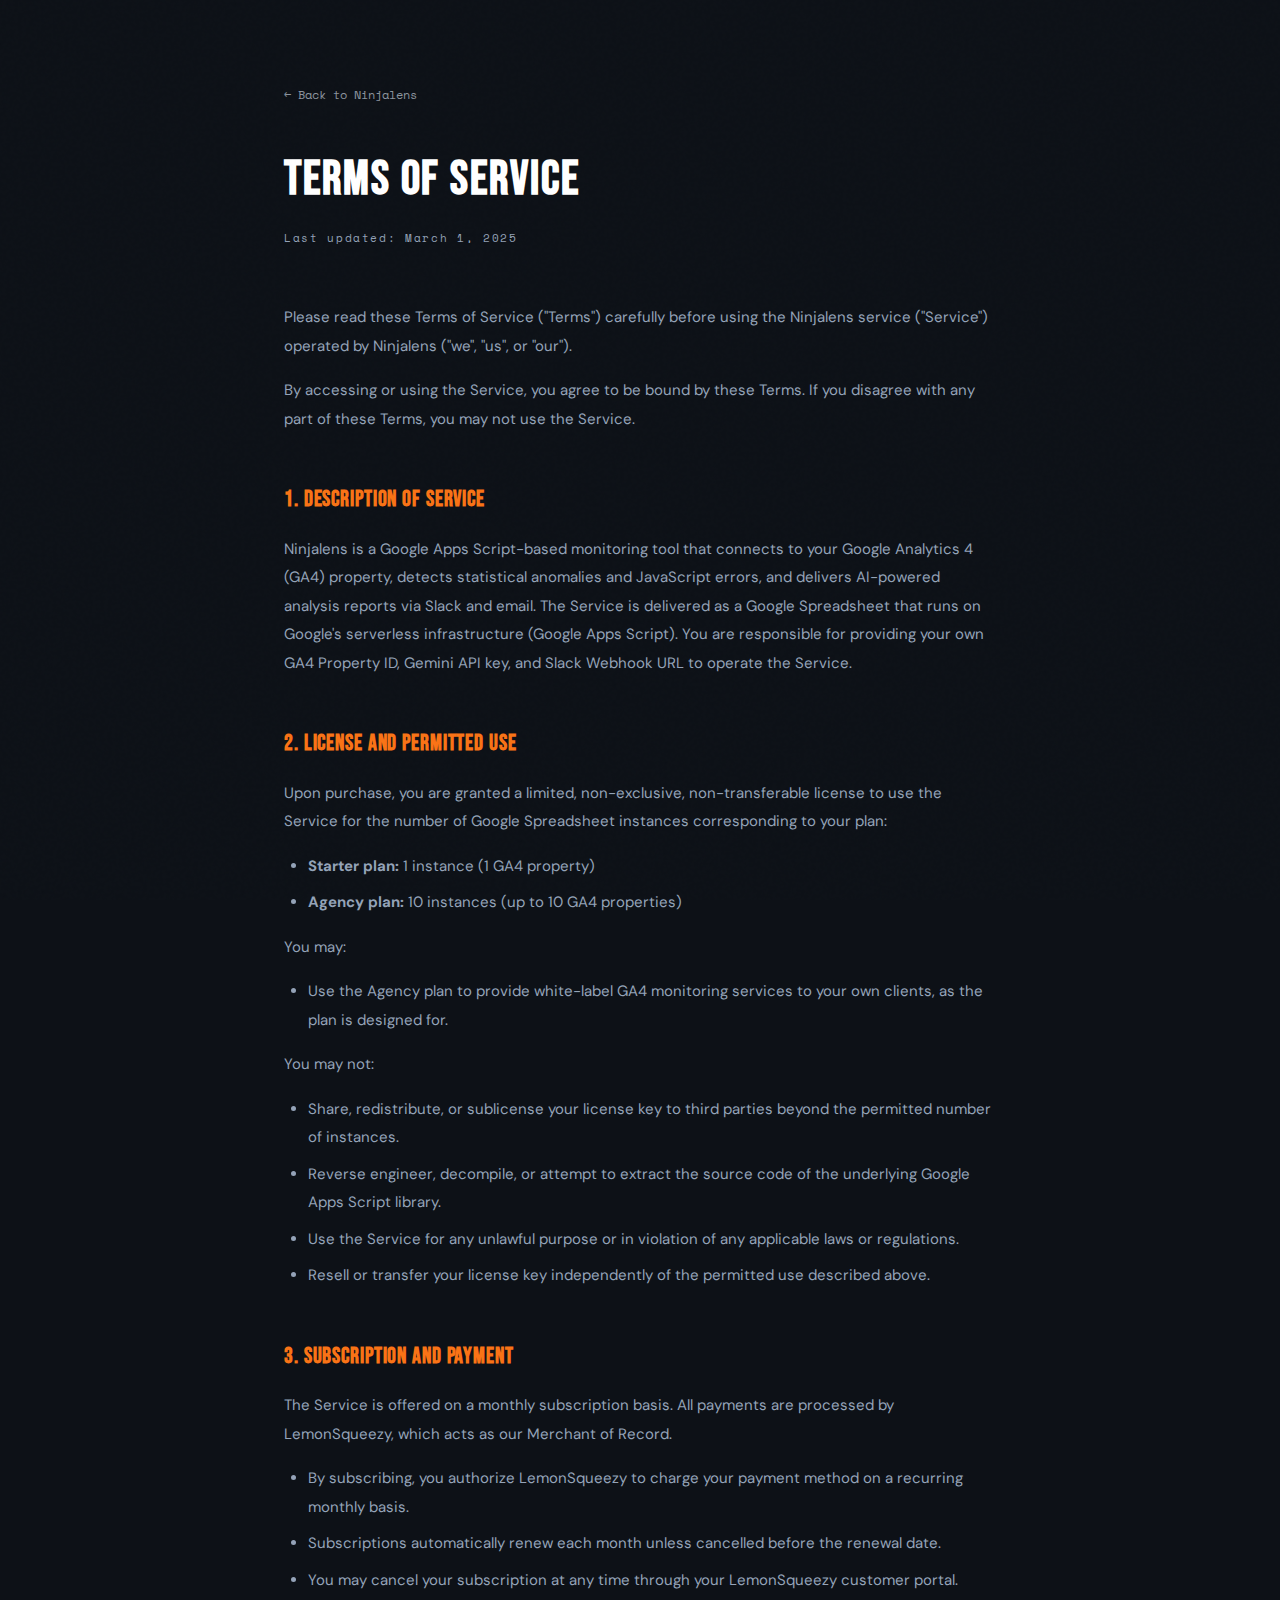
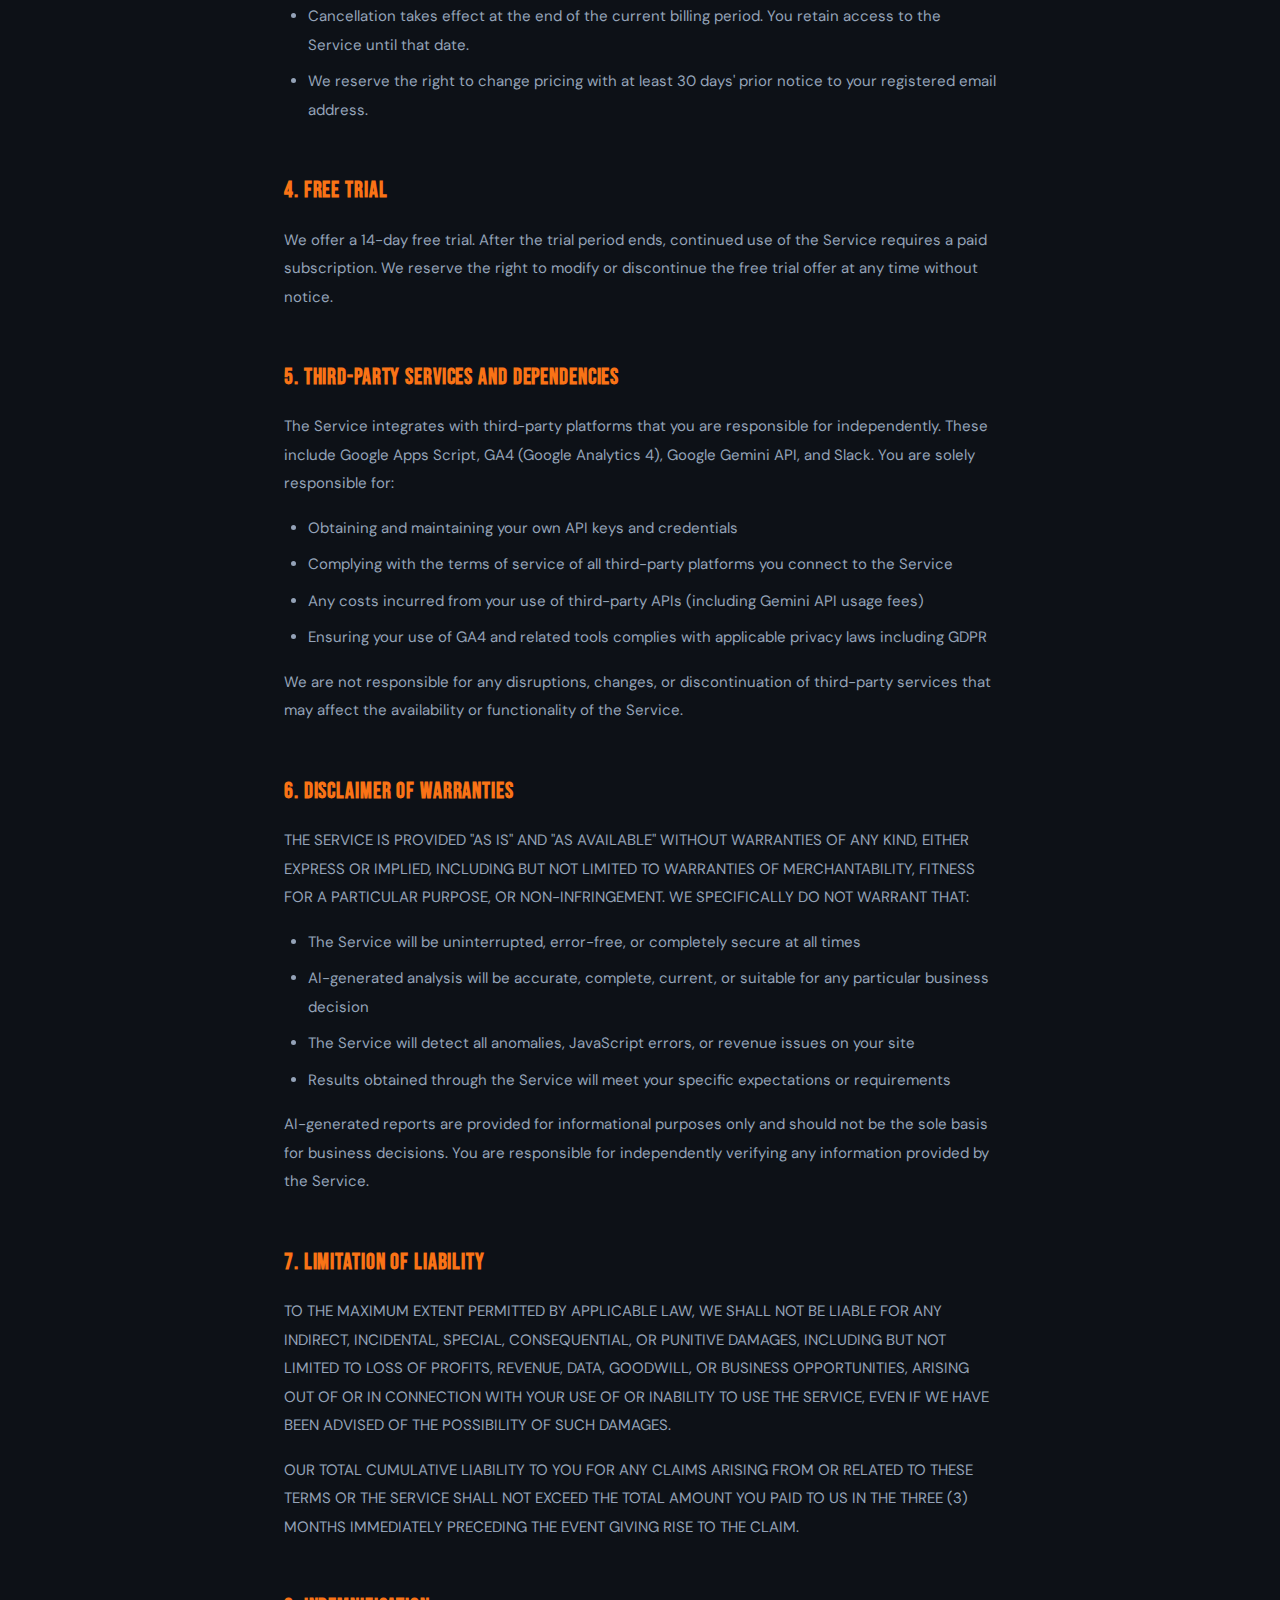
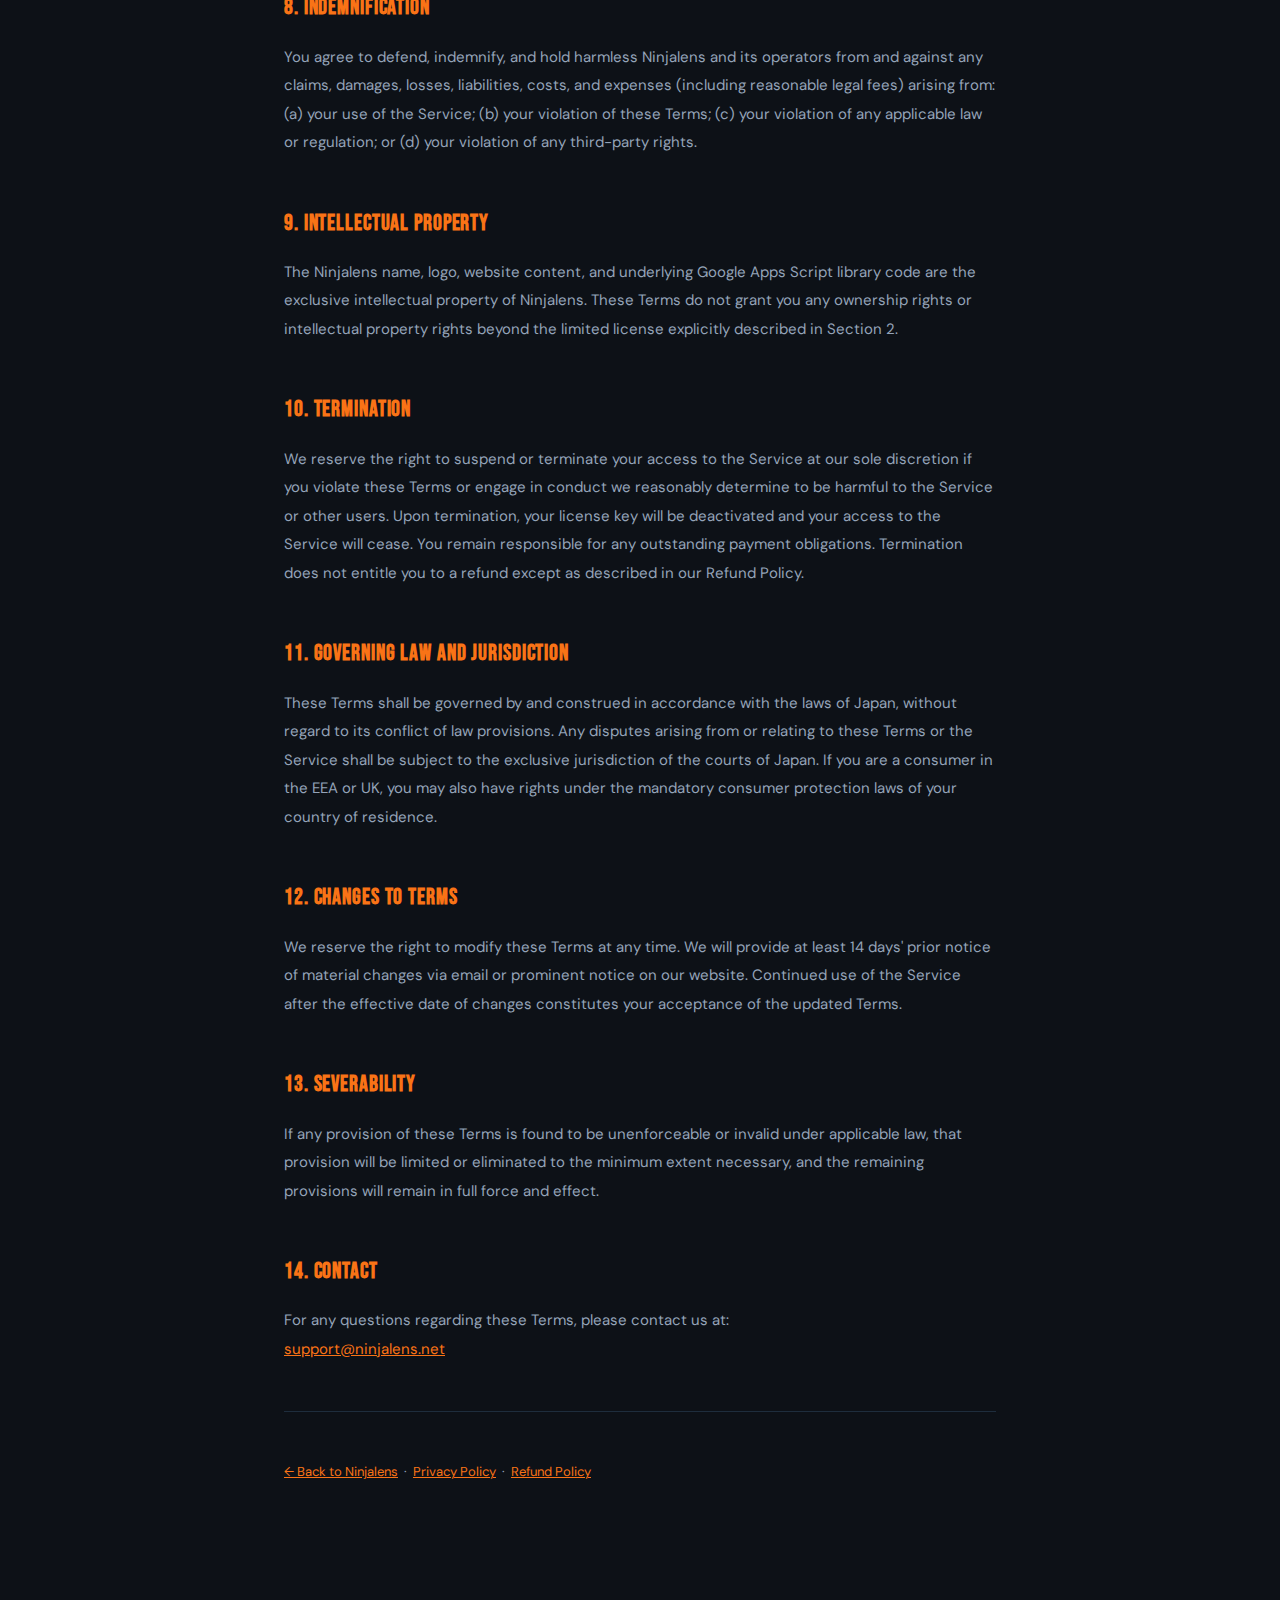
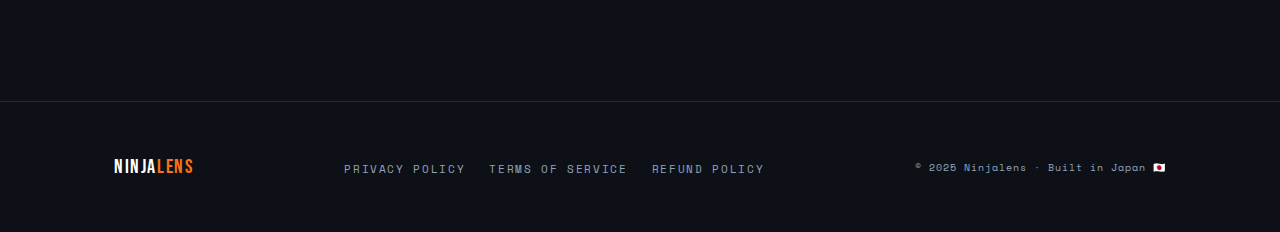
<file: terms.html>
<!DOCTYPE html>
<html lang="en">
<head>
  <meta charset="UTF-8">
  <meta name="viewport" content="width=device-width, initial-scale=1.0">
  <title>Terms of Service — Ninjalens</title>
  <link rel="stylesheet" href="css/style.css">
  <link rel="icon" href="/favicon.ico">
  <style>
    .legal-page { max-width: 760px; margin: 0 auto; padding: 80px 24px 100px; }
    .legal-page h1 { font-family: var(--font-display); font-size: 48px; letter-spacing: 0.04em; color: var(--white); margin-bottom: 8px; }
    .legal-page .updated { font-family: var(--font-mono); font-size: 11px; color: var(--text-dim); letter-spacing: 0.15em; margin-bottom: 56px; }
    .legal-page h2 { font-family: var(--font-display); font-size: 22px; letter-spacing: 0.04em; color: var(--orange); margin: 48px 0 16px; }
    .legal-page p { font-size: 15px; color: var(--text-dim); line-height: 1.9; margin-bottom: 16px; }
    .legal-page ul { margin: 0 0 16px 24px; }
    .legal-page ul li { font-size: 15px; color: var(--text-dim); line-height: 1.9; margin-bottom: 8px; }
    .legal-page a { color: var(--orange); text-decoration: underline; }
    .legal-divider { height: 1px; background: var(--navy-border); margin: 48px 0; }
  </style>
  <script>window.lemonSqueezyAffiliateConfig = { store: "ndnrys-works" };</script>
  <script src="https://lmsqueezy.com/affiliate.js" defer></script>
</head>
<body>
<div class="legal-page">
  <div style="margin-bottom:32px;">
    <a href="/" style="font-family:'Space Mono',monospace;font-size:12px;color:#8b949e;text-decoration:none;">← Back to Ninjalens</a>
  </div>
  <h1>TERMS OF SERVICE</h1>
  <div class="updated">Last updated: March 1, 2025</div>

  <p>Please read these Terms of Service ("Terms") carefully before using the Ninjalens service ("Service") operated by Ninjalens ("we", "us", or "our").</p>
  <p>By accessing or using the Service, you agree to be bound by these Terms. If you disagree with any part of these Terms, you may not use the Service.</p>

  <h2>1. Description of Service</h2>
  <p>Ninjalens is a Google Apps Script-based monitoring tool that connects to your Google Analytics 4 (GA4) property, detects statistical anomalies and JavaScript errors, and delivers AI-powered analysis reports via Slack and email. The Service is delivered as a Google Spreadsheet that runs on Google's serverless infrastructure (Google Apps Script). You are responsible for providing your own GA4 Property ID, Gemini API key, and Slack Webhook URL to operate the Service.</p>

  <h2>2. License and Permitted Use</h2>
  <p>Upon purchase, you are granted a limited, non-exclusive, non-transferable license to use the Service for the number of Google Spreadsheet instances corresponding to your plan:</p>
  <ul>
    <li><strong>Starter plan:</strong> 1 instance (1 GA4 property)</li>
    <li><strong>Agency plan:</strong> 10 instances (up to 10 GA4 properties)</li>
  </ul>
  <p>You may:</p>
  <ul>
    <li>Use the Agency plan to provide white-label GA4 monitoring services to your own clients, as the plan is designed for.</li>
  </ul>
  <p>You may not:</p>
  <ul>
    <li>Share, redistribute, or sublicense your license key to third parties beyond the permitted number of instances.</li>
    <li>Reverse engineer, decompile, or attempt to extract the source code of the underlying Google Apps Script library.</li>
    <li>Use the Service for any unlawful purpose or in violation of any applicable laws or regulations.</li>
    <li>Resell or transfer your license key independently of the permitted use described above.</li>
  </ul>

  <h2>3. Subscription and Payment</h2>
  <p>The Service is offered on a monthly subscription basis. All payments are processed by LemonSqueezy, which acts as our Merchant of Record.</p>
  <ul>
    <li>By subscribing, you authorize LemonSqueezy to charge your payment method on a recurring monthly basis.</li>
    <li>Subscriptions automatically renew each month unless cancelled before the renewal date.</li>
    <li>You may cancel your subscription at any time through your LemonSqueezy customer portal.</li>
    <li>Cancellation takes effect at the end of the current billing period. You retain access to the Service until that date.</li>
    <li>We reserve the right to change pricing with at least 30 days' prior notice to your registered email address.</li>
  </ul>

  <h2>4. Free Trial</h2>
  <p>We offer a 14-day free trial. After the trial period ends, continued use of the Service requires a paid subscription. We reserve the right to modify or discontinue the free trial offer at any time without notice.</p>

  <h2>5. Third-Party Services and Dependencies</h2>
  <p>The Service integrates with third-party platforms that you are responsible for independently. These include Google Apps Script, GA4 (Google Analytics 4), Google Gemini API, and Slack. You are solely responsible for:</p>
  <ul>
    <li>Obtaining and maintaining your own API keys and credentials</li>
    <li>Complying with the terms of service of all third-party platforms you connect to the Service</li>
    <li>Any costs incurred from your use of third-party APIs (including Gemini API usage fees)</li>
    <li>Ensuring your use of GA4 and related tools complies with applicable privacy laws including GDPR</li>
  </ul>
  <p>We are not responsible for any disruptions, changes, or discontinuation of third-party services that may affect the availability or functionality of the Service.</p>

  <h2>6. Disclaimer of Warranties</h2>
  <p>THE SERVICE IS PROVIDED "AS IS" AND "AS AVAILABLE" WITHOUT WARRANTIES OF ANY KIND, EITHER EXPRESS OR IMPLIED, INCLUDING BUT NOT LIMITED TO WARRANTIES OF MERCHANTABILITY, FITNESS FOR A PARTICULAR PURPOSE, OR NON-INFRINGEMENT. WE SPECIFICALLY DO NOT WARRANT THAT:</p>
  <ul>
    <li>The Service will be uninterrupted, error-free, or completely secure at all times</li>
    <li>AI-generated analysis will be accurate, complete, current, or suitable for any particular business decision</li>
    <li>The Service will detect all anomalies, JavaScript errors, or revenue issues on your site</li>
    <li>Results obtained through the Service will meet your specific expectations or requirements</li>
  </ul>
  <p>AI-generated reports are provided for informational purposes only and should not be the sole basis for business decisions. You are responsible for independently verifying any information provided by the Service.</p>

  <h2>7. Limitation of Liability</h2>
  <p>TO THE MAXIMUM EXTENT PERMITTED BY APPLICABLE LAW, WE SHALL NOT BE LIABLE FOR ANY INDIRECT, INCIDENTAL, SPECIAL, CONSEQUENTIAL, OR PUNITIVE DAMAGES, INCLUDING BUT NOT LIMITED TO LOSS OF PROFITS, REVENUE, DATA, GOODWILL, OR BUSINESS OPPORTUNITIES, ARISING OUT OF OR IN CONNECTION WITH YOUR USE OF OR INABILITY TO USE THE SERVICE, EVEN IF WE HAVE BEEN ADVISED OF THE POSSIBILITY OF SUCH DAMAGES.</p>
  <p>OUR TOTAL CUMULATIVE LIABILITY TO YOU FOR ANY CLAIMS ARISING FROM OR RELATED TO THESE TERMS OR THE SERVICE SHALL NOT EXCEED THE TOTAL AMOUNT YOU PAID TO US IN THE THREE (3) MONTHS IMMEDIATELY PRECEDING THE EVENT GIVING RISE TO THE CLAIM.</p>

  <h2>8. Indemnification</h2>
  <p>You agree to defend, indemnify, and hold harmless Ninjalens and its operators from and against any claims, damages, losses, liabilities, costs, and expenses (including reasonable legal fees) arising from: (a) your use of the Service; (b) your violation of these Terms; (c) your violation of any applicable law or regulation; or (d) your violation of any third-party rights.</p>

  <h2>9. Intellectual Property</h2>
  <p>The Ninjalens name, logo, website content, and underlying Google Apps Script library code are the exclusive intellectual property of Ninjalens. These Terms do not grant you any ownership rights or intellectual property rights beyond the limited license explicitly described in Section 2.</p>

  <h2>10. Termination</h2>
  <p>We reserve the right to suspend or terminate your access to the Service at our sole discretion if you violate these Terms or engage in conduct we reasonably determine to be harmful to the Service or other users. Upon termination, your license key will be deactivated and your access to the Service will cease. You remain responsible for any outstanding payment obligations. Termination does not entitle you to a refund except as described in our Refund Policy.</p>

  <h2>11. Governing Law and Jurisdiction</h2>
  <p>These Terms shall be governed by and construed in accordance with the laws of Japan, without regard to its conflict of law provisions. Any disputes arising from or relating to these Terms or the Service shall be subject to the exclusive jurisdiction of the courts of Japan. If you are a consumer in the EEA or UK, you may also have rights under the mandatory consumer protection laws of your country of residence.</p>

  <h2>12. Changes to Terms</h2>
  <p>We reserve the right to modify these Terms at any time. We will provide at least 14 days' prior notice of material changes via email or prominent notice on our website. Continued use of the Service after the effective date of changes constitutes your acceptance of the updated Terms.</p>

  <h2>13. Severability</h2>
  <p>If any provision of these Terms is found to be unenforceable or invalid under applicable law, that provision will be limited or eliminated to the minimum extent necessary, and the remaining provisions will remain in full force and effect.</p>

  <h2>14. Contact</h2>
  <p>For any questions regarding these Terms, please contact us at:<br><a href="mailto:support@ninjalens.net">support@ninjalens.net</a></p>

  <div class="legal-divider"></div>
  <p style="font-size:13px;"><a href="/">← Back to Ninjalens</a> &nbsp;·&nbsp; <a href="/privacy.html">Privacy Policy</a> &nbsp;·&nbsp; <a href="/refund.html">Refund Policy</a></p>
</div>

<footer class="footer">
  <div class="container">
    <div class="footer-inner">
      <div class="footer-logo">NINJA<span>LENS</span></div>
      <ul class="footer-links">
        <li><a href="/privacy.html">Privacy Policy</a></li>
        <li><a href="/terms.html">Terms of Service</a></li>
        <li><a href="/refund.html">Refund Policy</a></li>
      </ul>
      <div class="footer-copy">© 2025 Ninjalens · Built in Japan 🇯🇵</div>
    </div>
  </div>
</footer>
</body>
</html>
</file>
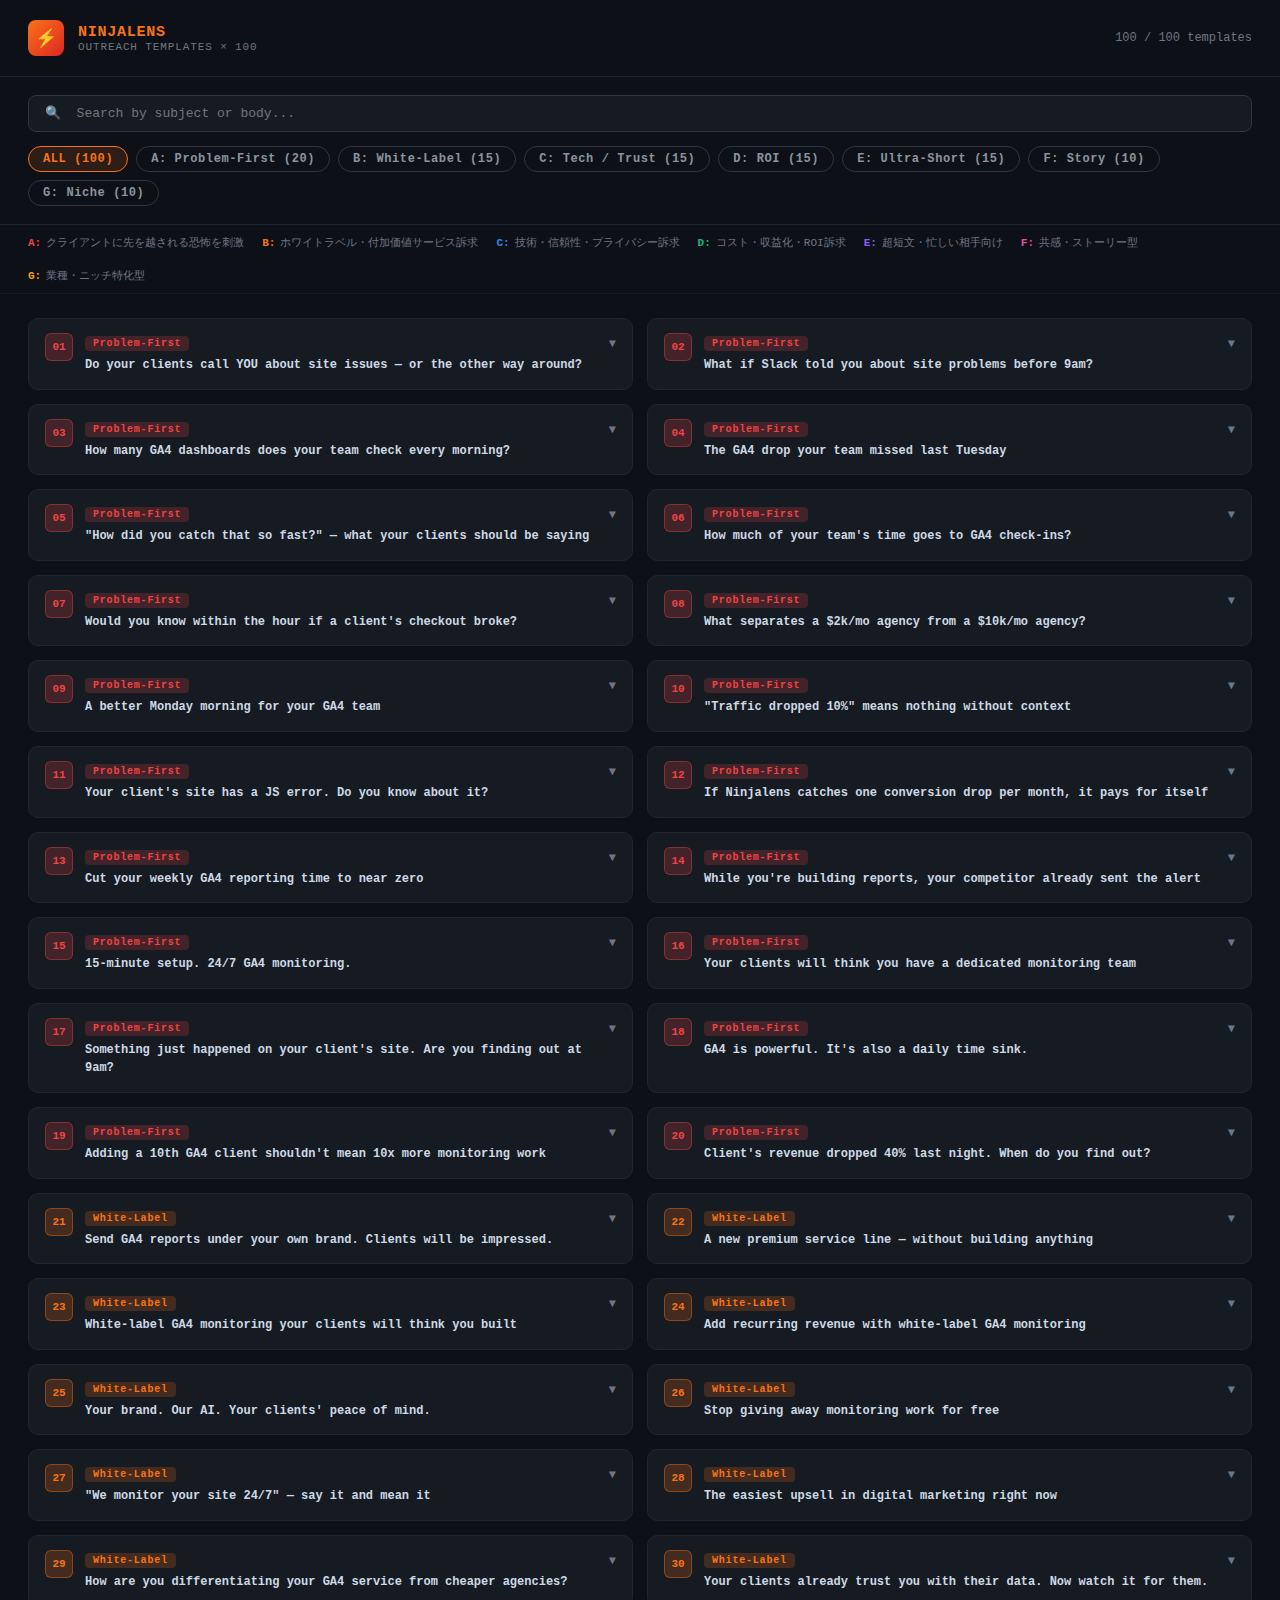
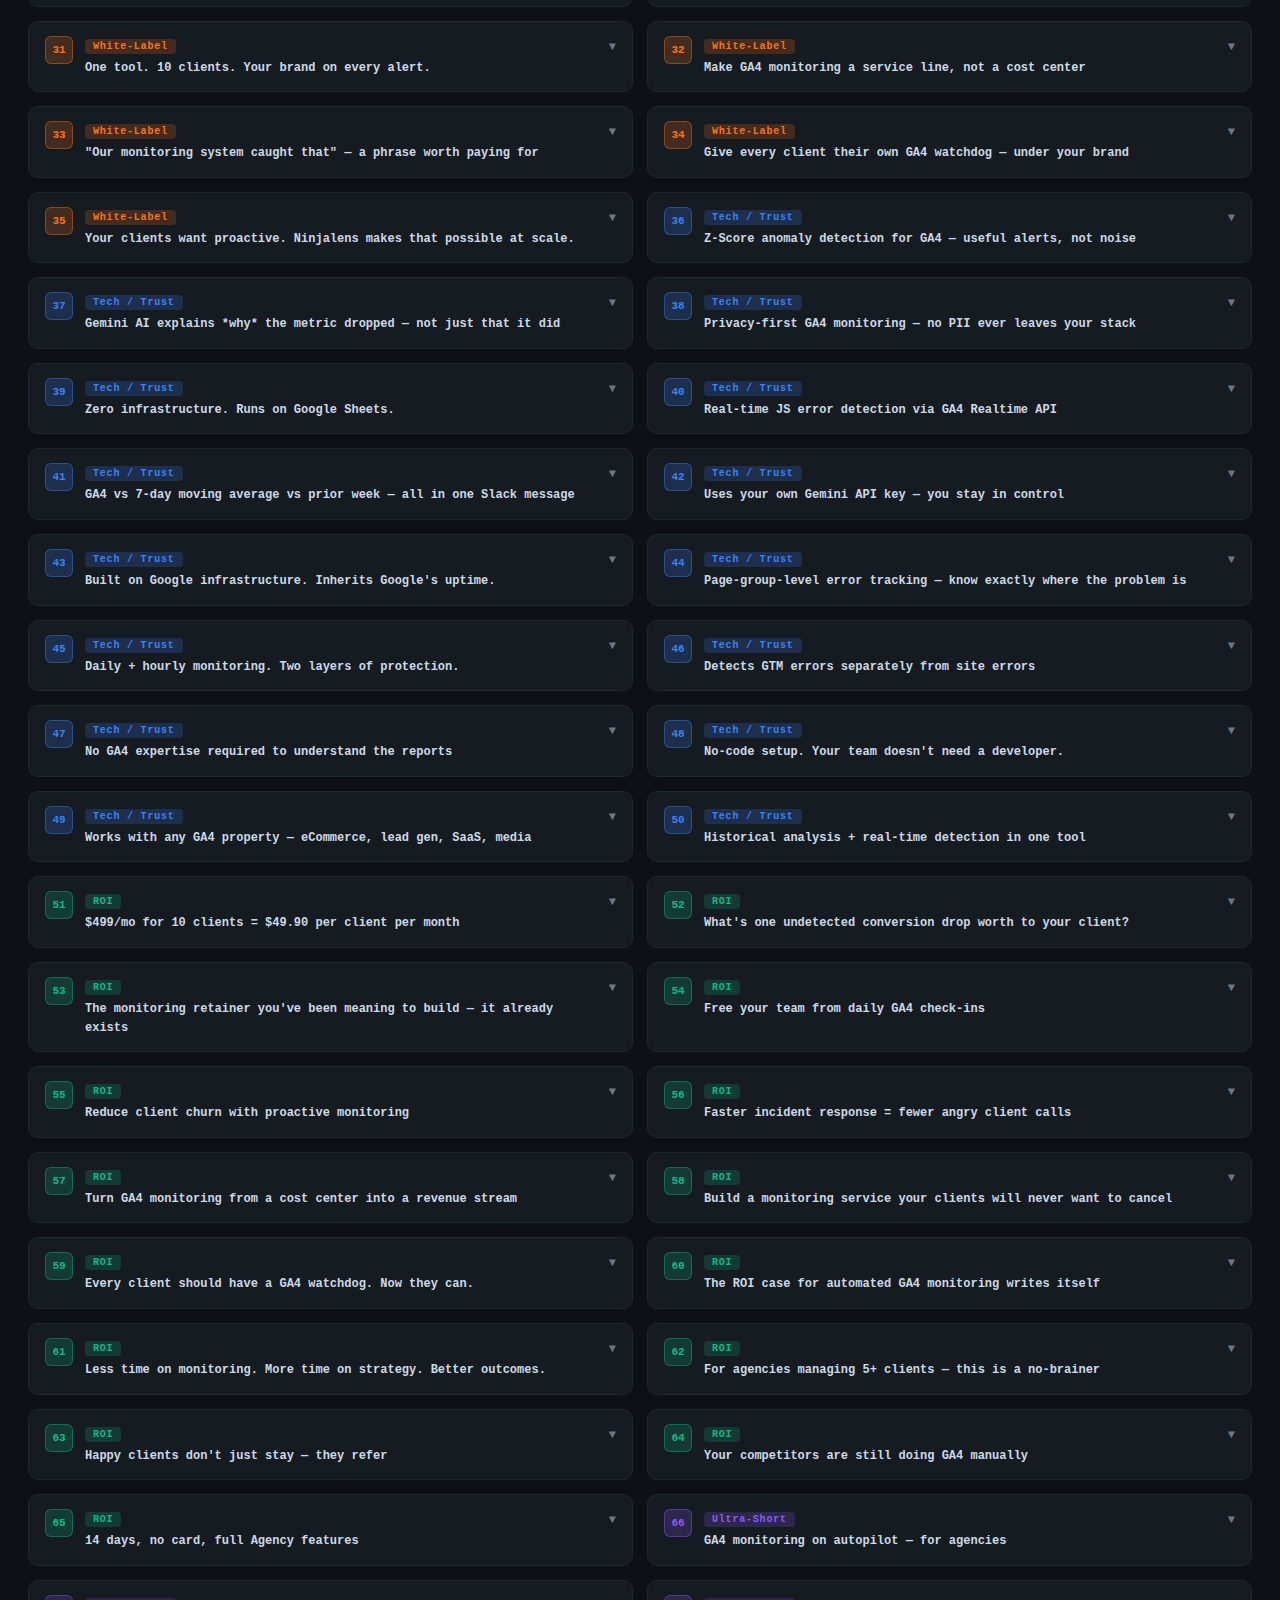
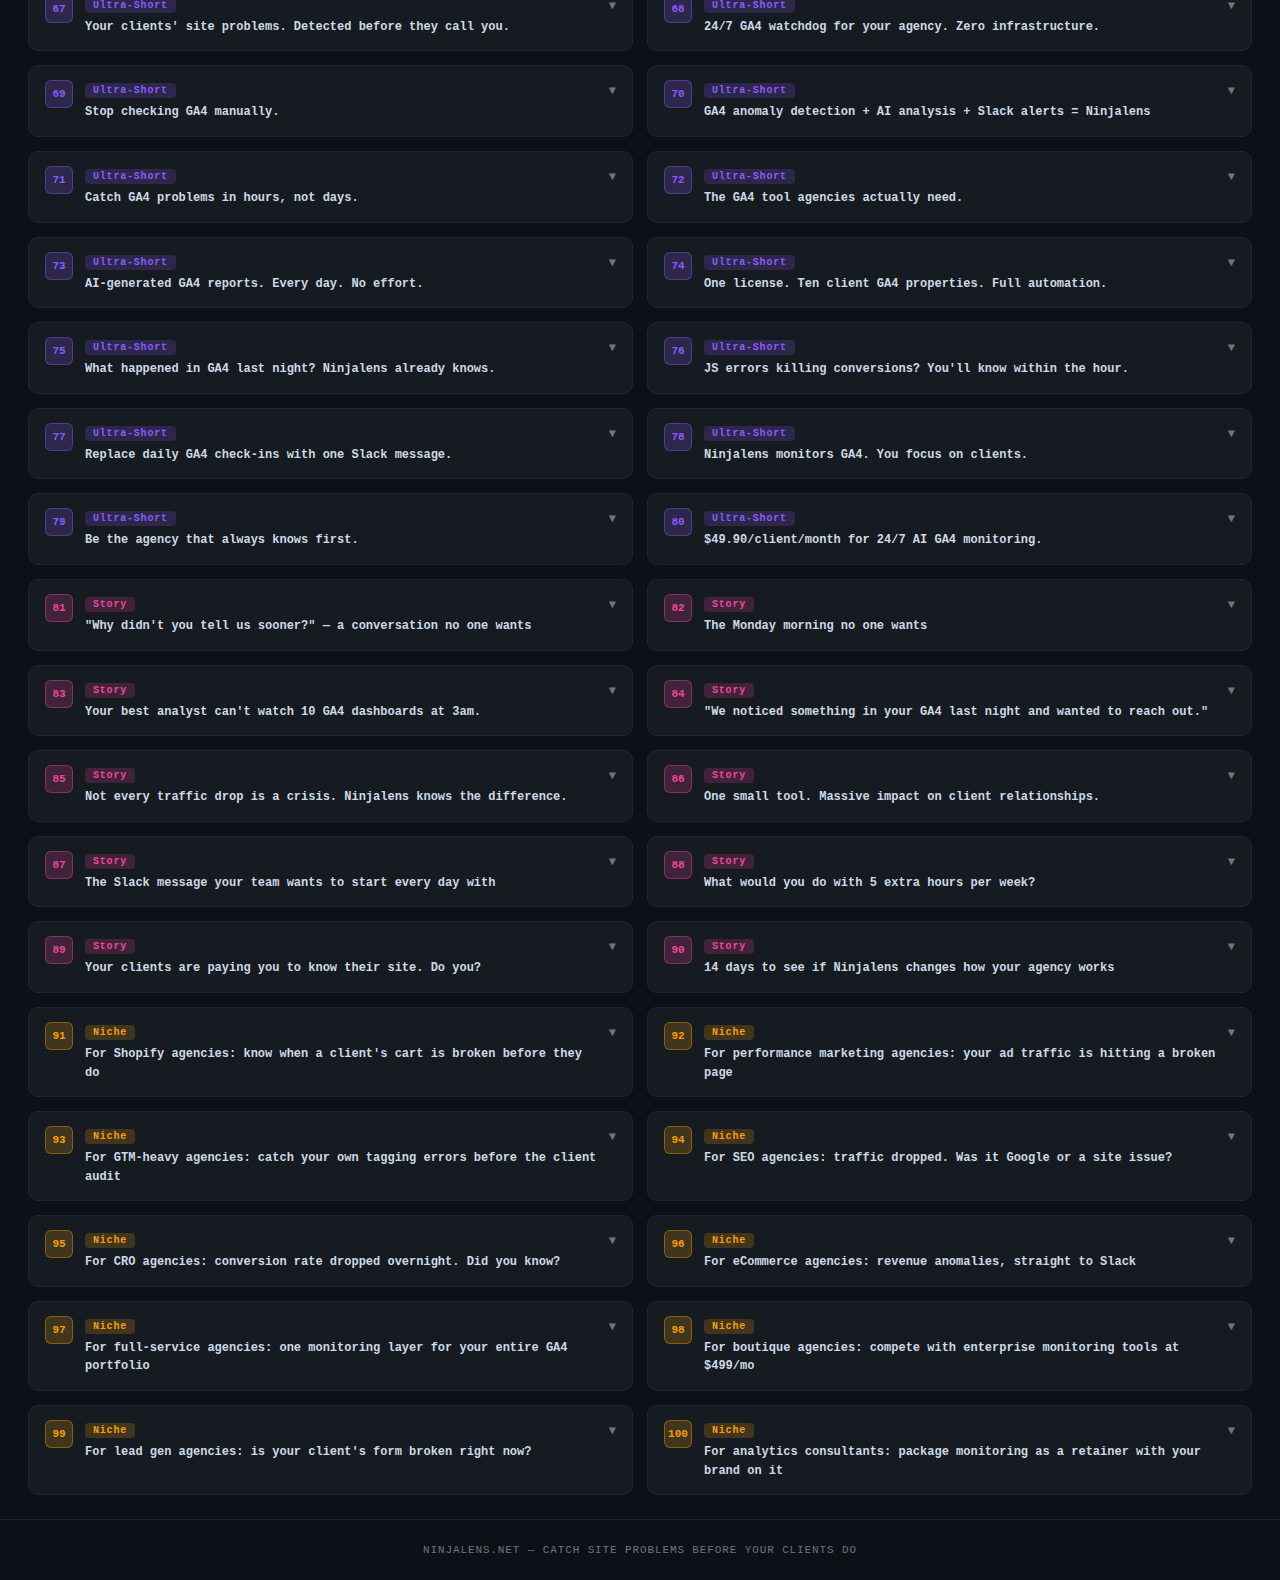
<file: 営業文.html>
<!DOCTYPE html>
<html lang="en">
<head>
<meta charset="UTF-8">
<meta name="viewport" content="width=device-width, initial-scale=1.0">
<title>Ninjalens — Outreach Templates × 100</title>
<style>
  * { box-sizing: border-box; margin: 0; padding: 0; }
  body {
    min-height: 100vh;
    background: #0d1117;
    color: #e6edf3;
    font-family: 'Space Mono', 'Courier New', monospace;
  }
  /* Header */
  #header {
    border-bottom: 1px solid #21262d;
    padding: 20px 28px;
    display: flex;
    align-items: center;
    justify-content: space-between;
    position: sticky;
    top: 0;
    background: #0d1117;
    z-index: 100;
  }
  #header-left { display: flex; align-items: center; gap: 14px; }
  #logo-icon {
    width: 36px; height: 36px;
    background: linear-gradient(135deg, #f97316, #dc2626);
    border-radius: 8px;
    display: flex; align-items: center; justify-content: center;
    font-size: 18px; flex-shrink: 0;
  }
  #logo-title { font-size: 15px; font-weight: 700; letter-spacing: .05em; color: #f97316; }
  #logo-sub { font-size: 11px; color: #6e7681; letter-spacing: .08em; }
  #count { font-size: 12px; color: #6e7681; }
  /* Controls */
  #controls { padding: 18px 28px; border-bottom: 1px solid #21262d; }
  #search {
    width: 100%;
    background: #161b22;
    border: 1px solid #30363d;
    border-radius: 8px;
    padding: 10px 16px;
    color: #e6edf3;
    font-family: inherit;
    font-size: 13px;
    outline: none;
    margin-bottom: 14px;
  }
  #search:focus { border-color: #f97316; }
  #filters { display: flex; gap: 8px; flex-wrap: wrap; }
  .filter-btn {
    padding: 5px 14px;
    border-radius: 20px;
    border: 1px solid #30363d;
    background: transparent;
    color: #8b949e;
    font-size: 12px;
    cursor: pointer;
    font-family: inherit;
    font-weight: 700;
    letter-spacing: .05em;
    white-space: nowrap;
    transition: all .15s;
  }
  .filter-btn:hover { border-color: #8b949e; color: #cdd9e5; }
  /* Legend */
  #legend {
    padding: 10px 28px;
    border-bottom: 1px solid #161b22;
    display: flex; gap: 18px; flex-wrap: wrap;
    font-size: 11px; color: #6e7681;
  }
  .legend-item { display: flex; align-items: center; gap: 5px; }
  /* Grid */
  #grid {
    padding: 24px 28px;
    display: grid;
    grid-template-columns: repeat(auto-fill, minmax(460px, 1fr));
    gap: 14px;
  }
  /* Card */
  .card {
    background: #161b22;
    border: 1px solid #21262d;
    border-radius: 10px;
    overflow: hidden;
    transition: border-color .2s;
  }
  .card.open { border-color: var(--cat-color); }
  .card-header {
    padding: 14px 16px;
    cursor: pointer;
    display: flex;
    align-items: flex-start;
    gap: 12px;
    transition: background .15s;
  }
  .card.open .card-header { background: color-mix(in srgb, var(--cat-color) 7%, transparent); }
  .card-header:hover { background: color-mix(in srgb, var(--cat-color) 5%, transparent); }
  .card-num {
    min-width: 28px; height: 28px;
    border-radius: 6px;
    background: color-mix(in srgb, var(--cat-color) 20%, transparent);
    border: 1px solid color-mix(in srgb, var(--cat-color) 40%, transparent);
    display: flex; align-items: center; justify-content: center;
    font-size: 11px; font-weight: 700;
    color: var(--cat-color);
    flex-shrink: 0;
  }
  .card-meta { flex: 1; min-width: 0; }
  .card-tag {
    display: inline-block;
    font-size: 10px; font-weight: 700;
    background: color-mix(in srgb, var(--cat-color) 20%, transparent);
    color: var(--cat-color);
    padding: 2px 8px;
    border-radius: 4px;
    letter-spacing: .08em;
    margin-bottom: 5px;
  }
  .card-subject {
    font-size: 12px;
    color: #cdd9e5;
    line-height: 1.55;
    font-weight: 600;
    word-break: break-word;
  }
  .card-chevron { color: #6e7681; font-size: 12px; flex-shrink: 0; margin-top: 4px; }
  /* Body */
  .card-body { padding: 0 16px 16px; display: none; }
  .card.open .card-body { display: block; }
  .body-pre {
    background: #0d1117;
    border: 1px solid #30363d;
    border-radius: 6px;
    padding: 12px 14px;
    font-size: 12px;
    line-height: 1.75;
    color: #8b949e;
    white-space: pre-wrap;
    word-break: break-word;
    margin-bottom: 12px;
    font-family: inherit;
  }
  .btn-row { display: flex; gap: 8px; }
  .btn {
    flex: 1;
    padding: 8px;
    border-radius: 6px;
    font-size: 11px;
    cursor: pointer;
    font-family: inherit;
    font-weight: 700;
    letter-spacing: .05em;
    transition: all .15s;
    border: 1px solid #30363d;
    background: #21262d;
    color: #8b949e;
  }
  .btn:hover { background: #2d333b; color: #cdd9e5; }
  .btn.primary {
    flex: 2;
    border: none;
    background: linear-gradient(135deg, color-mix(in srgb, var(--cat-color) 80%, transparent), color-mix(in srgb, var(--cat-color) 55%, transparent));
    color: #fff;
  }
  .btn.primary:hover { opacity: .85; }
  .btn.copied { background: #1f6133 !important; color: #3fb950 !important; border-color: #238636 !important; }
  /* Footer */
  #footer {
    padding: 24px;
    border-top: 1px solid #21262d;
    text-align: center;
    font-size: 11px;
    color: #6e7681;
    letter-spacing: .08em;
  }
  #no-results { padding: 60px; text-align: center; color: #6e7681; font-size: 13px; }
</style>
</head>
<body>

<div id="header">
  <div id="header-left">
    <div id="logo-icon">⚡</div>
    <div>
      <div id="logo-title">NINJALENS</div>
      <div id="logo-sub">OUTREACH TEMPLATES × 100</div>
    </div>
  </div>
  <div id="count">100 / 100 templates</div>
</div>

<div id="controls">
  <input id="search" type="text" placeholder="🔍  Search by subject or body..." oninput="render()">
  <div id="filters"></div>
</div>

<div id="legend"></div>
<div id="grid"></div>
<div id="no-results" style="display:none">No templates found.</div>

<div id="footer">NINJALENS.NET — CATCH SITE PROBLEMS BEFORE YOUR CLIENTS DO</div>

<script>
const CATEGORIES = {
  A: { label: "Problem-First", color: "#ef4444", desc: "クライアントに先を越される恐怖を刺激" },
  B: { label: "White-Label",   color: "#f97316", desc: "ホワイトラベル・付加価値サービス訴求" },
  C: { label: "Tech / Trust",  color: "#3b82f6", desc: "技術・信頼性・プライバシー訴求" },
  D: { label: "ROI",           color: "#10b981", desc: "コスト・収益化・ROI訴求" },
  E: { label: "Ultra-Short",   color: "#8b5cf6", desc: "超短文・忙しい相手向け" },
  F: { label: "Story",         color: "#ec4899", desc: "共感・ストーリー型" },
  G: { label: "Niche",         color: "#f59e0b", desc: "業種・ニッチ特化型" },
};

const T = [
  // ===== A: Problem-First =====
  {id:1,c:"A",s:"Do your clients call YOU about site issues — or the other way around?",b:`Hi [Name],

Most agencies find out about GA4 anomalies the same way — their client calls them first.

Ninjalens monitors GA4 around the clock and alerts your Slack before anyone picks up the phone. Powered by Gemini AI + Z-Score anomaly detection.

14-day free trial, no credit card. 15-minute setup.

→ ninjalens.net`},
  {id:2,c:"A",s:"What if Slack told you about site problems before 9am?",b:`Hi [Name],

Imagine starting every day with an AI-generated GA4 briefing already in your Slack — before your client's first email arrives.

That's what Ninjalens does. Every morning. Automatically.

Try free for 14 days → ninjalens.net`},
  {id:3,c:"A",s:"How many GA4 dashboards does your team check every morning?",b:`Hi [Name],

If the answer is "too many" — Ninjalens was built for you.

One tool. All your client GA4s. Automatic daily Slack alerts with AI analysis. Agency plan covers 10 clients at $499/mo.

Free trial → ninjalens.net`},
  {id:4,c:"A",s:"The GA4 drop your team missed last Tuesday",b:`Hi [Name],

Traffic drops happen. Conversion crashes happen. The question is: do you see them before your client does?

Ninjalens runs statistical anomaly detection 24/7 and pushes AI-written alerts to Slack the moment something looks wrong.

14-day trial, no card needed → ninjalens.net`},
  {id:5,c:"A",s:`"How did you catch that so fast?" — what your clients should be saying`,b:`Hi [Name],

When a site issue hits, the agency that calls first builds trust. The one that waits loses it.

Ninjalens monitors GA4 in real-time and tells your team in Slack exactly what happened, why, and what to do — before your client notices.

→ ninjalens.net`},
  {id:6,c:"A",s:"How much of your team's time goes to GA4 check-ins?",b:`Hi [Name],

Daily GA4 reviews. Weekly reports. Hunting for anomalies.

Ninjalens automates all of it — AI analysis, anomaly detection, Slack delivery — so your team focuses on strategy, not surveillance.

Free 14-day trial → ninjalens.net`},
  {id:7,c:"A",s:"Would you know within the hour if a client's checkout broke?",b:`Hi [Name],

JS errors on checkout pages kill conversions silently. GA4 doesn't scream. Your client doesn't know. You find out too late.

Ninjalens detects JS errors via GA4 Realtime API and alerts your Slack within the hour.

→ ninjalens.net (14-day free trial)`},
  {id:8,c:"A",s:"What separates a $2k/mo agency from a $10k/mo agency?",b:`Hi [Name],

Speed and proactivity.

Agencies that spot problems first — and explain them clearly — command premium fees. Ninjalens gives your team AI-generated GA4 alerts in Slack before clients even open their dashboards.

→ ninjalens.net`},
  {id:9,c:"A",s:"A better Monday morning for your GA4 team",b:`Hi [Name],

Instead of manually checking 10 GA4 accounts every Monday, what if Slack had already briefed your team on every anomaly — with AI analysis attached?

Ninjalens does that. Every day. Automatically.

→ ninjalens.net`},
  {id:10,c:"A",s:`"Traffic dropped 10%" means nothing without context`,b:`Hi [Name],

A 10% drop on a Tuesday might be normal. On a Thursday after a campaign launch, it's a crisis.

Ninjalens uses Z-Score statistical analysis to tell the difference — and alerts your Slack only when it actually matters.

Free trial → ninjalens.net`},
  {id:11,c:"A",s:"Your client's site has a JS error. Do you know about it?",b:`Hi [Name],

Right now, one of your client's sites might have a broken checkout, a failing form, or a GTM error eating conversions silently.

Ninjalens catches JS errors in real-time via GA4 and pings your Slack immediately.

→ ninjalens.net`},
  {id:12,c:"A",s:"If Ninjalens catches one conversion drop per month, it pays for itself",b:`Hi [Name],

One missed checkout bug. One undetected traffic crash. That's more lost revenue than $499/mo.

Ninjalens monitors all 10 of your client GA4s 24/7 for $499.

→ ninjalens.net (14-day free trial)`},
  {id:13,c:"A",s:"Cut your weekly GA4 reporting time to near zero",b:`Hi [Name],

Ninjalens generates AI-written daily GA4 reports — delivered to your Slack before your team starts work. No manual pulling. No formatting. Just insights.

Agency plan: 10 clients, $499/mo → ninjalens.net`},
  {id:14,c:"A",s:"While you're building reports, your competitor already sent the alert",b:`Hi [Name],

The agency that alerts clients first wins the trust game. Manual reporting can't compete with automated 24/7 monitoring.

Ninjalens runs while your team sleeps.

→ ninjalens.net`},
  {id:15,c:"A",s:"15-minute setup. 24/7 GA4 monitoring.",b:`Hi [Name],

No server. No code. No maintenance.

Ninjalens runs on Google Sheets + Google Apps Script. Setup takes 15 minutes. Then it monitors GA4 forever.

→ ninjalens.net`},
  {id:16,c:"A",s:"Your clients will think you have a dedicated monitoring team",b:`Hi [Name],

They don't need to know it's automated.

Ninjalens delivers white-labeled GA4 alerts in your agency's name — so your clients think you're watching 24/7. (You are. Just not manually.)

→ ninjalens.net`},
  {id:17,c:"A",s:"Something just happened on your client's site. Are you finding out at 9am?",b:`Hi [Name],

Site issues don't wait for business hours. Revenue drops don't either.

Ninjalens monitors GA4 around the clock and alerts your Slack the moment a statistical anomaly appears.

→ ninjalens.net`},
  {id:18,c:"A",s:"GA4 is powerful. It's also a daily time sink.",b:`Hi [Name],

Dashboard checks, custom reports, client updates — GA4 management eats hours your team could spend on strategy.

Ninjalens automates the monitoring layer entirely. AI does the analysis. Slack gets the report.

→ ninjalens.net`},
  {id:19,c:"A",s:"Adding a 10th GA4 client shouldn't mean 10x more monitoring work",b:`Hi [Name],

Ninjalens scales with you. One Agency plan covers 10 clients — same effort, regardless of portfolio size.

→ ninjalens.net (14-day free trial, no card)`},
  {id:20,c:"A",s:"Client's revenue dropped 40% last night. When do you find out?",b:`Hi [Name],

Without monitoring: Tomorrow morning, when they call.
With Ninjalens: Within the hour, via Slack — with AI analysis already explaining why.

→ ninjalens.net`},
  // ===== B: White-Label =====
  {id:21,c:"B",s:"Send GA4 reports under your own brand. Clients will be impressed.",b:`Hi [Name],

Ninjalens white-label feature lets you deliver AI-powered GA4 monitoring under your agency's name.

Your clients see your brand. You see the ROI.

→ ninjalens.net`},
  {id:22,c:"B",s:"A new premium service line — without building anything",b:`Hi [Name],

"24/7 GA4 Monitoring & AI Reporting" is a service your clients will pay for.

Ninjalens lets you offer it under your brand in 15 minutes. Agency plan: 10 clients, $499/mo.

→ ninjalens.net`},
  {id:23,c:"B",s:"White-label GA4 monitoring your clients will think you built",b:`Hi [Name],

Ninjalens sends Slack alerts with your agency's brand name — not ours. It's your service. We just run it.

Free 14-day trial → ninjalens.net`},
  {id:24,c:"B",s:"Add recurring revenue with white-label GA4 monitoring",b:`Hi [Name],

Agencies are packaging Ninjalens as a $200–500/mo per-client monitoring retainer. At $499/mo for 10 clients, the math works very well.

→ ninjalens.net`},
  {id:25,c:"B",s:"Your brand. Our AI. Your clients' peace of mind.",b:`Hi [Name],

Ninjalens white-label: Slack alerts arrive under your agency's name, powered by Gemini AI and GA4 real-time data.

→ ninjalens.net`},
  {id:26,c:"B",s:"Stop giving away monitoring work for free",b:`Hi [Name],

If your team monitors GA4 manually for clients — that's unbillable time. Or it should be a paid service.

Ninjalens automates it and lets you brand it. Turn cost into revenue.

→ ninjalens.net`},
  {id:27,c:"B",s:`"We monitor your site 24/7" — say it and mean it`,b:`Hi [Name],

With Ninjalens, that sentence is literally true — and costs $499/mo for 10 clients.

AI-powered. White-labeled. Delivered to Slack daily.

→ ninjalens.net`},
  {id:28,c:"B",s:"The easiest upsell in digital marketing right now",b:`Hi [Name],

"24/7 GA4 monitoring with AI alerts" sells itself to any client who's ever had a site problem go undetected.

Ninjalens powers it. Your brand delivers it.

→ ninjalens.net`},
  {id:29,c:"B",s:"How are you differentiating your GA4 service from cheaper agencies?",b:`Hi [Name],

White-label AI monitoring is a genuinely hard-to-replicate advantage — and Ninjalens gets you there in 15 minutes.

→ ninjalens.net`},
  {id:30,c:"B",s:"Your clients already trust you with their data. Now watch it for them.",b:`Hi [Name],

Ninjalens turns that trust into a tangible daily deliverable — AI-generated GA4 reports under your brand, in their Slack.

→ ninjalens.net`},
  {id:31,c:"B",s:"One tool. 10 clients. Your brand on every alert.",b:`Hi [Name],

Ninjalens Agency plan: 10 GA4 properties, white-labeled Slack alerts, AI analysis, real-time error detection. $499/mo. Free trial first.

→ ninjalens.net`},
  {id:32,c:"B",s:"Make GA4 monitoring a service line, not a cost center",b:`Hi [Name],

Package automated GA4 monitoring as a billable retainer under your brand.

Infrastructure cost: $499/mo. Potential revenue: $2,000–5,000/mo across 10 clients.

→ ninjalens.net`},
  {id:33,c:"B",s:`"Our monitoring system caught that" — a phrase worth paying for`,b:`Hi [Name],

With Ninjalens white-label, your clients hear your name when the alert arrives. That's brand equity that compounds.

→ ninjalens.net`},
  {id:34,c:"B",s:"Give every client their own GA4 watchdog — under your brand",b:`Hi [Name],

Ninjalens creates a dedicated monitoring stream for each client property, alerts via Slack, and carries your agency's branding.

Agency plan → ninjalens.net`},
  {id:35,c:"B",s:"Your clients want proactive. Ninjalens makes that possible at scale.",b:`Hi [Name],

White-label GA4 alerts — powered by AI, delivered daily, under your agency name.

14-day free trial → ninjalens.net`},
  // ===== C: Tech / Trust =====
  {id:36,c:"C",s:"Z-Score anomaly detection for GA4 — useful alerts, not noise",b:`Hi [Name],

Most monitoring tools cry wolf. Ninjalens uses statistical Z-Score analysis to alert only on genuine anomalies — not every daily fluctuation.

→ ninjalens.net`},
  {id:37,c:"C",s:"Gemini AI explains *why* the metric dropped — not just that it did",b:`Hi [Name],

Ninjalens doesn't just flag anomalies. It uses Gemini 2.5 Flash to generate a written analysis: what changed, why it likely happened, what to do next.

→ ninjalens.net`},
  {id:38,c:"C",s:"Privacy-first GA4 monitoring — no PII ever leaves your stack",b:`Hi [Name],

Ninjalens sends only numerical GA4 metrics to Gemini API. No customer data. No PII. For agencies with GDPR-conscious clients — that matters.

→ ninjalens.net`},
  {id:39,c:"C",s:"Zero infrastructure. Runs on Google Sheets.",b:`Hi [Name],

No server to maintain. No SLA to worry about. Ninjalens runs entirely on Google Apps Script.

Setup: 15 minutes. Ongoing maintenance: zero.

→ ninjalens.net`},
  {id:40,c:"C",s:"Real-time JS error detection via GA4 Realtime API",b:`Hi [Name],

Ninjalens checks for JS errors — by page group — every hour via GA4 Realtime API.

Checkout errors, login failures, GTM misfires — caught before they kill conversions.

→ ninjalens.net`},
  {id:41,c:"C",s:"GA4 vs 7-day moving average vs prior week — all in one Slack message",b:`Hi [Name],

Ninjalens compares each day's metrics against multiple baselines: previous day, same weekday last week, and 7-day moving average.

Context that actually helps your team take action.

→ ninjalens.net`},
  {id:42,c:"C",s:"Uses your own Gemini API key — you stay in control",b:`Hi [Name],

Ninjalens doesn't route your data through our servers. You connect your own Gemini API key.

Full data sovereignty. No third-party bottleneck.

→ ninjalens.net`},
  {id:43,c:"C",s:"Built on Google infrastructure. Inherits Google's uptime.",b:`Hi [Name],

Because Ninjalens runs on Google Apps Script + Sheets, it inherits Google's reliability guarantees.

No "is the monitoring tool down?" panic.

→ ninjalens.net`},
  {id:44,c:"C",s:"Page-group-level error tracking — know exactly where the problem is",b:`Hi [Name],

Ninjalens tracks JS errors by page group: checkout, cart, login, product pages, LP, and more.

When an error fires, your team knows exactly where to look.

→ ninjalens.net`},
  {id:45,c:"C",s:"Daily + hourly monitoring. Two layers of protection.",b:`Hi [Name],

Ninjalens runs two jobs:
• Daily AI report (via GA4 Data API)
• Hourly error detection (via GA4 Realtime API)

24/7 coverage from two angles.

→ ninjalens.net`},
  {id:46,c:"C",s:"Detects GTM errors separately from site errors",b:`Hi [Name],

Ninjalens categorizes JS errors: your-site errors vs. GTM errors vs. third-party errors.

Your team immediately knows whether it's a dev problem or a tagging problem.

→ ninjalens.net`},
  {id:47,c:"C",s:"No GA4 expertise required to understand the reports",b:`Hi [Name],

Ninjalens has Gemini AI translate raw GA4 data into plain-language explanations — so clients and non-technical stakeholders actually understand what happened.

→ ninjalens.net`},
  {id:48,c:"C",s:"No-code setup. Your team doesn't need a developer.",b:`Hi [Name],

Ninjalens is configured entirely via a Google Sheet. No code, no deployment, no DevOps.

Any account manager can set it up in 15 minutes.

→ ninjalens.net`},
  {id:49,c:"C",s:"Works with any GA4 property — eCommerce, lead gen, SaaS, media",b:`Hi [Name],

Ninjalens adapts its analysis to your client's business model — revenue for eCommerce, conversions for lead gen, engagement for content.

→ ninjalens.net`},
  {id:50,c:"C",s:"Historical analysis + real-time detection in one tool",b:`Hi [Name],

Ninjalens combines daily trend analysis (10-day rolling) with hourly real-time error monitoring.

Two perspectives. One Slack channel.

→ ninjalens.net`},
  // ===== D: ROI =====
  {id:51,c:"D",s:"$499/mo for 10 clients = $49.90 per client per month",b:`Hi [Name],

Less than a lunch per client per month for 24/7 AI-powered GA4 monitoring.

→ ninjalens.net`},
  {id:52,c:"D",s:"What's one undetected conversion drop worth to your client?",b:`Hi [Name],

If Ninjalens catches one checkout error or traffic crash per month, it's saved more revenue than it costs.

$499/mo. 10 clients. 14-day free trial.

→ ninjalens.net`},
  {id:53,c:"D",s:"The monitoring retainer you've been meaning to build — it already exists",b:`Hi [Name],

Stop building. Ninjalens is already here. White-label it, price it as a retainer, collect recurring revenue.

→ ninjalens.net`},
  {id:54,c:"D",s:"Free your team from daily GA4 check-ins",b:`Hi [Name],

How many hours/week does your team spend opening GA4 dashboards manually?

Ninjalens makes that zero.

→ ninjalens.net (14-day free trial)`},
  {id:55,c:"D",s:"Reduce client churn with proactive monitoring",b:`Hi [Name],

Clients stay with agencies that catch problems first. Ninjalens makes your team proactive by default.

→ ninjalens.net`},
  {id:56,c:"D",s:"Faster incident response = fewer angry client calls",b:`Hi [Name],

Ninjalens alerts your Slack within the hour of any GA4 anomaly. Enough time to investigate and respond before your client even notices.

→ ninjalens.net`},
  {id:57,c:"D",s:"Turn GA4 monitoring from a cost center into a revenue stream",b:`Hi [Name],

Automate the work. Package it as a service. Bill for it monthly.

Ninjalens Agency plan makes this straightforward.

→ ninjalens.net`},
  {id:58,c:"D",s:"Build a monitoring service your clients will never want to cancel",b:`Hi [Name],

Daily AI reports in Slack. Real-time error alerts. White-labeled to your agency.

The kind of service that feels essential after week one.

→ ninjalens.net`},
  {id:59,c:"D",s:"Every client should have a GA4 watchdog. Now they can.",b:`Hi [Name],

At $499/mo for 10 properties, there's no reason every client in your portfolio shouldn't have 24/7 GA4 monitoring.

→ ninjalens.net`},
  {id:60,c:"D",s:"The ROI case for automated GA4 monitoring writes itself",b:`Hi [Name],

Average eCommerce site: $50k–$500k/mo revenue.
Ninjalens cost: $50/mo per client.
Risk of missing one crash: significant.

→ ninjalens.net`},
  {id:61,c:"D",s:"Less time on monitoring. More time on strategy. Better outcomes.",b:`Hi [Name],

Ninjalens is the automation layer that lets your team focus on work that actually moves the needle.

→ ninjalens.net`},
  {id:62,c:"D",s:"For agencies managing 5+ clients — this is a no-brainer",b:`Hi [Name],

5 clients. 5 GA4 dashboards. 5 sets of daily check-ins.

Or: one Ninjalens Agency plan. One Slack channel. Zero manual effort.

→ ninjalens.net`},
  {id:63,c:"D",s:"Happy clients don't just stay — they refer",b:`Hi [Name],

Agencies that catch site problems before clients do build the kind of trust that generates referrals.

Ninjalens makes that your default operating mode.

→ ninjalens.net`},
  {id:64,c:"D",s:"Your competitors are still doing GA4 manually",b:`Hi [Name],

Most agencies haven't automated GA4 monitoring yet. That's a differentiation opportunity — right now.

→ ninjalens.net`},
  {id:65,c:"D",s:"14 days, no card, full Agency features",b:`Hi [Name],

Full Agency plan trial — 10 properties, white-label, AI analysis, real-time error detection.

No credit card. No commitment. Just results.

→ ninjalens.net`},
  // ===== E: Ultra-Short =====
  {id:66,c:"E",s:"GA4 monitoring on autopilot — for agencies",b:`Ninjalens monitors GA4, detects anomalies with AI, and alerts your Slack — under your brand.

Agency plan: 10 clients, $499/mo. 14-day free trial.

→ ninjalens.net`},
  {id:67,c:"E",s:"Your clients' site problems. Detected before they call you.",b:`AI-powered GA4 monitoring. White-labeled. Delivered to Slack.

→ ninjalens.net`},
  {id:68,c:"E",s:"24/7 GA4 watchdog for your agency. Zero infrastructure.",b:`$499/mo. 10 clients. White-label. Free trial.

→ ninjalens.net`},
  {id:69,c:"E",s:"Stop checking GA4 manually.",b:`Ninjalens does it automatically. AI writes the report. Slack gets the alert.

→ ninjalens.net`},
  {id:70,c:"E",s:"GA4 anomaly detection + AI analysis + Slack alerts = Ninjalens",b:`14-day free trial. No card. 15-minute setup.

→ ninjalens.net`},
  {id:71,c:"E",s:"Catch GA4 problems in hours, not days.",b:`Real-time error detection. Statistical anomaly alerts. AI analysis.

→ ninjalens.net`},
  {id:72,c:"E",s:"The GA4 tool agencies actually need.",b:`White-label. 10 clients. Runs on Google Sheets.

→ ninjalens.net`},
  {id:73,c:"E",s:"AI-generated GA4 reports. Every day. No effort.",b:`Ninjalens + Gemini AI + your Slack = automated monitoring.

→ ninjalens.net`},
  {id:74,c:"E",s:"One license. Ten client GA4 properties. Full automation.",b:`→ ninjalens.net — 14-day free trial`},
  {id:75,c:"E",s:"What happened in GA4 last night? Ninjalens already knows.",b:`→ ninjalens.net`},
  {id:76,c:"E",s:"JS errors killing conversions? You'll know within the hour.",b:`Ninjalens. Real-time GA4 error monitoring for agencies.

→ ninjalens.net`},
  {id:77,c:"E",s:"Replace daily GA4 check-ins with one Slack message.",b:`→ ninjalens.net — Agency plan, 14-day free trial`},
  {id:78,c:"E",s:"Ninjalens monitors GA4. You focus on clients.",b:`→ ninjalens.net`},
  {id:79,c:"E",s:"Be the agency that always knows first.",b:`→ ninjalens.net`},
  {id:80,c:"E",s:"$49.90/client/month for 24/7 AI GA4 monitoring.",b:`Worth it? We think so.

→ ninjalens.net`},
  // ===== F: Story =====
  {id:81,c:"F",s:`"Why didn't you tell us sooner?" — a conversation no one wants`,b:`Hi [Name],

We built Ninjalens after watching agencies lose clients over preventable GA4 incidents — traffic drops, conversion crashes, JS errors — all discovered too late.

If your team manages multiple GA4 properties, this tool was made for you.

14-day free trial → ninjalens.net`},
  {id:82,c:"F",s:"The Monday morning no one wants",b:`Hi [Name],

It's 9am Monday. A client's site had a checkout error all weekend. Revenue dropped 60%. They're about to call.

Ninjalens would have alerted your Slack on Friday night.

→ ninjalens.net`},
  {id:83,c:"F",s:"Your best analyst can't watch 10 GA4 dashboards at 3am.",b:`Hi [Name],

But Ninjalens can. And it'll summarize what it found — with AI analysis — before your team starts their day.

→ ninjalens.net`},
  {id:84,c:"F",s:`"We noticed something in your GA4 last night and wanted to reach out."`,b:`Hi [Name],

That's the message your clients want to receive. Ninjalens makes it easy to send — because the alert already came to your Slack.

→ ninjalens.net`},
  {id:85,c:"F",s:"Not every traffic drop is a crisis. Ninjalens knows the difference.",b:`Hi [Name],

Normal daily fluctuation vs. genuine statistical anomaly — Ninjalens uses Z-Score to tell them apart and only alerts when it matters.

No alert fatigue. Just real signals.

→ ninjalens.net`},
  {id:86,c:"F",s:"One small tool. Massive impact on client relationships.",b:`Hi [Name],

The agencies that retain clients longest aren't the ones with the best decks — they're the ones who catch problems first.

Ninjalens is how you do that at scale.

→ ninjalens.net`},
  {id:87,c:"F",s:"The Slack message your team wants to start every day with",b:`Hi [Name],

"Here's what happened in GA4 last night. One anomaly detected. Here's what it is and what to do."

That's Ninjalens. Every morning.

→ ninjalens.net`},
  {id:88,c:"F",s:"What would you do with 5 extra hours per week?",b:`Hi [Name],

That's roughly what agencies save when they stop doing manual GA4 check-ins.

Ninjalens automates the monitoring. Your team reclaims the time.

→ ninjalens.net`},
  {id:89,c:"F",s:"Your clients are paying you to know their site. Do you?",b:`Hi [Name],

GA4 doesn't push alerts. Clients don't always notice issues. But you're expected to.

Ninjalens closes that gap — automatically, daily, in Slack.

→ ninjalens.net`},
  {id:90,c:"F",s:"14 days to see if Ninjalens changes how your agency works",b:`Hi [Name],

No credit card. Full Agency features. 10 client properties.

If it doesn't feel indispensable by day 14, you owe us nothing.

→ ninjalens.net`},
  // ===== G: Niche =====
  {id:91,c:"G",s:"For Shopify agencies: know when a client's cart is broken before they do",b:`Hi [Name],

Ninjalens monitors checkout page JS errors via GA4 Realtime API and alerts your Slack within the hour.

For Shopify & WooCommerce clients — this is the early warning system you've been missing.

→ ninjalens.net`},
  {id:92,c:"G",s:"For performance marketing agencies: your ad traffic is hitting a broken page",b:`Hi [Name],

You're spending client budget driving traffic. Ninjalens watches where that traffic lands — and alerts Slack if a JS error or conversion drop appears.

→ ninjalens.net`},
  {id:93,c:"G",s:"For GTM-heavy agencies: catch your own tagging errors before the client audit",b:`Hi [Name],

Ninjalens separates GTM errors from site errors in its real-time monitoring. You'll know it's a tagging issue — before it becomes a client conversation.

→ ninjalens.net`},
  {id:94,c:"G",s:"For SEO agencies: traffic dropped. Was it Google or a site issue?",b:`Hi [Name],

Ninjalens tracks sessions, engagement rate, and channel performance daily — and flags when traffic changes look like a site problem, not just an algorithm shift.

→ ninjalens.net`},
  {id:95,c:"G",s:"For CRO agencies: conversion rate dropped overnight. Did you know?",b:`Hi [Name],

Ninjalens monitors CVR daily with Z-Score anomaly detection. When a conversion drop is statistically significant, Slack gets an AI-written alert immediately.

→ ninjalens.net`},
  {id:96,c:"G",s:"For eCommerce agencies: revenue anomalies, straight to Slack",b:`Hi [Name],

Ninjalens tracks revenue, AOV, and conversion rate against 7-day moving averages and prior-week same-day baselines — and tells Slack when something's genuinely wrong.

→ ninjalens.net`},
  {id:97,c:"G",s:"For full-service agencies: one monitoring layer for your entire GA4 portfolio",b:`Hi [Name],

10 client properties. One Agency plan. White-labeled Slack alerts. AI-written daily analysis.

Ninjalens turns GA4 monitoring from a manual chore into an automated service.

→ ninjalens.net`},
  {id:98,c:"G",s:"For boutique agencies: compete with enterprise monitoring tools at $499/mo",b:`Hi [Name],

Large agencies have dedicated analytics ops teams. Ninjalens gives smaller agencies the same 24/7 monitoring capability — automated, AI-powered, and white-labeled.

→ ninjalens.net`},
  {id:99,c:"G",s:"For lead gen agencies: is your client's form broken right now?",b:`Hi [Name],

Ninjalens monitors inquiry page JS errors in real-time. If a contact form breaks, your Slack knows within the hour.

→ ninjalens.net`},
  {id:100,c:"G",s:"For analytics consultants: package monitoring as a retainer with your brand on it",b:`Hi [Name],

Ninjalens white-label lets you offer branded 24/7 GA4 monitoring to your clients. You set the price. We run the engine.

14-day free trial → ninjalens.net`},
];

let activeCategory = "ALL";

// Build legend
const legend = document.getElementById("legend");
Object.entries(CATEGORIES).forEach(([cat, meta]) => {
  const d = document.createElement("div");
  d.className = "legend-item";
  d.innerHTML = `<span style="color:${meta.color};font-weight:700">${cat}:</span><span>${meta.desc}</span>`;
  legend.appendChild(d);
});

// Build filters
const filters = document.getElementById("filters");
const allBtn = document.createElement("button");
allBtn.className = "filter-btn active-filter";
allBtn.textContent = `ALL (${T.length})`;
allBtn.style.borderColor = "#f97316";
allBtn.style.color = "#f97316";
allBtn.style.background = "#f9731622";
allBtn.onclick = () => { activeCategory = "ALL"; render(); updateFilters(); };
filters.appendChild(allBtn);

Object.entries(CATEGORIES).forEach(([cat, meta]) => {
  const count = T.filter(t => t.c === cat).length;
  const btn = document.createElement("button");
  btn.className = "filter-btn";
  btn.id = `filter-${cat}`;
  btn.textContent = `${cat}: ${meta.label} (${count})`;
  btn.title = meta.desc;
  btn.onclick = () => { activeCategory = cat; render(); updateFilters(); };
  filters.appendChild(btn);
});

function updateFilters() {
  allBtn.style.borderColor = activeCategory === "ALL" ? "#f97316" : "#30363d";
  allBtn.style.color = activeCategory === "ALL" ? "#f97316" : "#8b949e";
  allBtn.style.background = activeCategory === "ALL" ? "#f9731622" : "transparent";
  Object.entries(CATEGORIES).forEach(([cat, meta]) => {
    const btn = document.getElementById(`filter-${cat}`);
    const active = activeCategory === cat;
    btn.style.borderColor = active ? meta.color : "#30363d";
    btn.style.color = active ? meta.color : "#8b949e";
    btn.style.background = active ? `${meta.color}22` : "transparent";
  });
}

function getFiltered() {
  const q = document.getElementById("search").value.toLowerCase();
  return T.filter(t => {
    const matchCat = activeCategory === "ALL" || t.c === activeCategory;
    const matchSearch = !q || t.s.toLowerCase().includes(q) || t.b.toLowerCase().includes(q);
    return matchCat && matchSearch;
  });
}

function copyText(text, btn, label) {
  navigator.clipboard.writeText(text).then(() => {
    const orig = btn.textContent;
    btn.textContent = "✓ COPIED";
    btn.classList.add("copied");
    setTimeout(() => { btn.textContent = orig; btn.classList.remove("copied"); }, 2000);
  });
}

function render() {
  const filtered = getFiltered();
  const grid = document.getElementById("grid");
  const noResults = document.getElementById("no-results");
  document.getElementById("count").textContent = `${filtered.length} / ${T.length} templates`;

  if (filtered.length === 0) {
    grid.innerHTML = "";
    noResults.style.display = "block";
    return;
  }
  noResults.style.display = "none";

  grid.innerHTML = filtered.map(t => {
    const meta = CATEGORIES[t.c];
    return `
    <div class="card" id="card-${t.id}" style="--cat-color:${meta.color}">
      <div class="card-header" onclick="toggleCard(${t.id})">
        <div class="card-num">${String(t.id).padStart(2,"0")}</div>
        <div class="card-meta">
          <div><span class="card-tag">${meta.label}</span></div>
          <div class="card-subject">${escHtml(t.s)}</div>
        </div>
        <div class="card-chevron" id="chev-${t.id}">▼</div>
      </div>
      <div class="card-body" id="body-${t.id}">
        <pre class="body-pre">${escHtml(t.b)}</pre>
        <div class="btn-row">
          <button class="btn" onclick="copyText(${JSON.stringify(t.s)}, this)">COPY SUBJECT</button>
          <button class="btn" onclick="copyText(${JSON.stringify(t.b)}, this)">COPY BODY</button>
          <button class="btn primary" onclick="copyText(${JSON.stringify('SUBJECT: '+t.s+'\n\n'+t.b)}, this)">⚡ COPY ALL</button>
        </div>
      </div>
    </div>`;
  }).join("");
}

function toggleCard(id) {
  const card = document.getElementById(`card-${id}`);
  const chev = document.getElementById(`chev-${id}`);
  const open = card.classList.toggle("open");
  chev.textContent = open ? "▲" : "▼";
}

function escHtml(str) {
  return str.replace(/&/g,"&amp;").replace(/</g,"&lt;").replace(/>/g,"&gt;").replace(/"/g,"&quot;");
}

render();
</script>
</body>
</html>
</file>
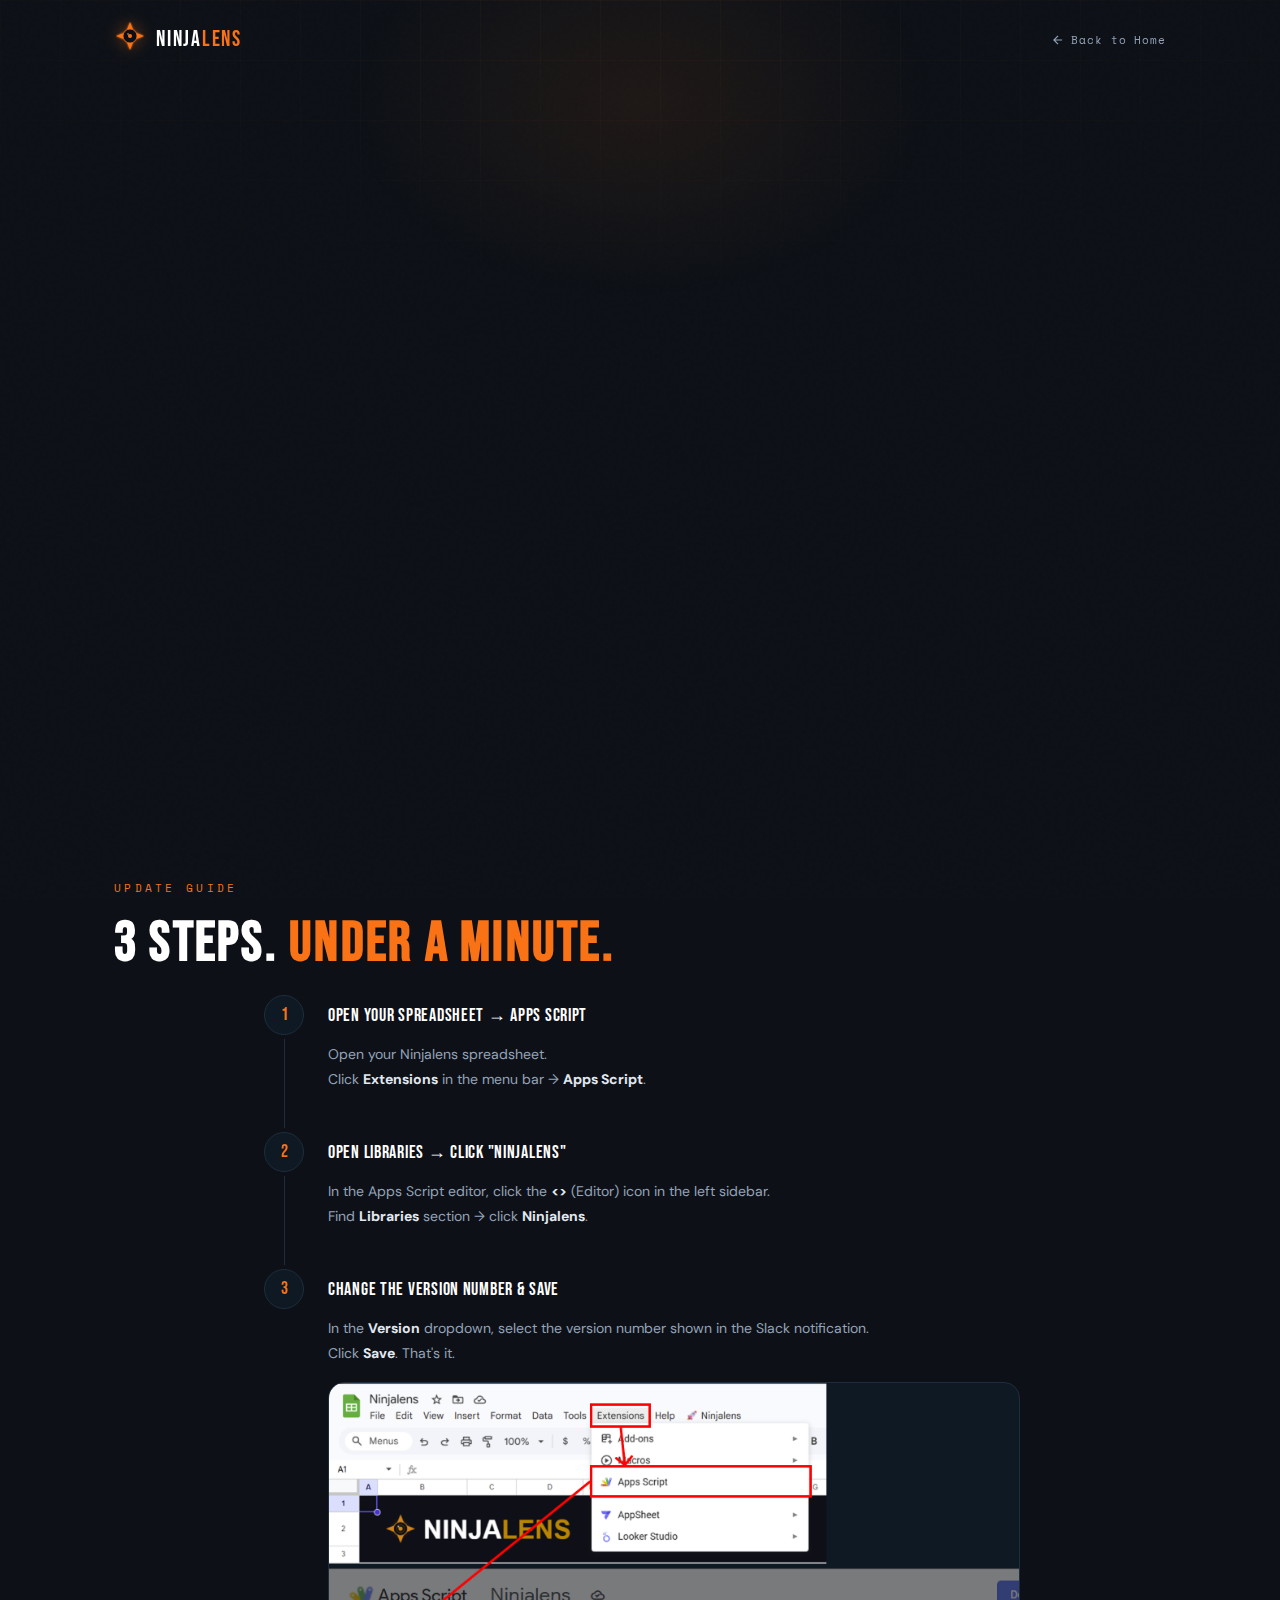
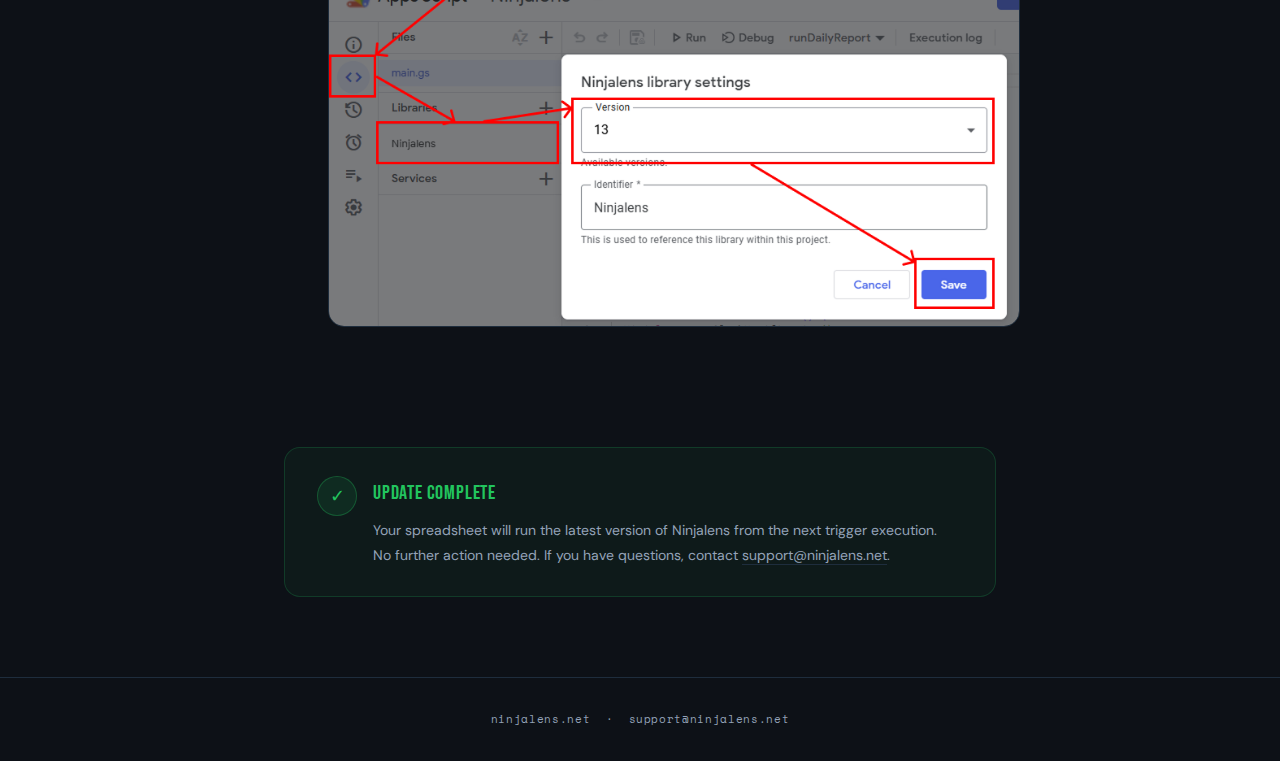
<file: docs/update.html>
<!DOCTYPE html>
<html lang="en">
<head>
<meta charset="UTF-8">
<meta name="viewport" content="width=device-width, initial-scale=1.0">
<title>How to Update — Ninjalens</title>
<meta name="description" content="How to update the Ninjalens library version in your Google Apps Script editor.">
<link rel="stylesheet" href="../css/style.css">
<link rel="icon" href="../favicon.ico">
</head>
<body>

<!-- NAV -->
<nav class="nav" id="nav">
  <div class="container">
    <div class="nav-inner">
      <a href="../index.html" class="nav-logo">
        <div class="nav-logo-icon">
          <svg width="32" height="32" viewBox="0 0 64 64" fill="none" xmlns="http://www.w3.org/2000/svg">
            <filter id="glow-nav"><feGaussianBlur stdDeviation="2" result="cb"/><feMerge><feMergeNode in="cb"/><feMergeNode in="SourceGraphic"/></feMerge></filter>
            <g filter="url(#glow-nav)">
              <path d="M32 4 L40 24 L24 24 Z" fill="#f97316"/>
              <path d="M60 32 L40 40 L40 24 Z" fill="#f97316"/>
              <path d="M32 60 L24 40 L40 40 Z" fill="#f97316"/>
              <path d="M4 32 L24 24 L24 40 Z" fill="#f97316"/>
              <circle cx="32" cy="32" r="14" fill="#0d1117" stroke="#f97316" stroke-width="1.5"/>
              <circle cx="32" cy="32" r="4" fill="#f97316"/>
              <circle cx="28" cy="28" r="1.5" fill="white" opacity="0.7"/>
            </g>
          </svg>
        </div>
        <span class="nav-logo-text">NINJA<span>LENS</span></span>
      </a>
      <a href="../index.html" class="nav-back">
        <svg width="14" height="14" viewBox="0 0 24 24" fill="none" stroke="currentColor" stroke-width="2"><path d="M19 12H5M12 19l-7-7 7-7"/></svg>
        Back to Home
      </a>
    </div>
  </div>
</nav>

<!-- HERO -->
<section class="docs-hero">
  <div class="hero-bg">
    <div class="hero-grid"></div>
    <div class="hero-glow"></div>
  </div>
  <div class="container">
    <div class="hero-badge fade-up fade-up-1">
      <div class="hero-badge-dot"></div>
      Docs · Library Update
    </div>
    <h1 class="hero-title fade-up fade-up-2">HOW TO <span class="text-orange">UPDATE</span><br>NINJALENS</h1>
    <p class="hero-sub fade-up fade-up-3">You received a Slack notification that a new version is available. Follow these steps to update your library — it takes under a minute.</p>
  </div>
</section>

<!-- NOTIFICATION PREVIEW -->
<div class="docs-notif-wrap fade-up fade-up-4">
  <div class="container">
    <div class="section-label" style="margin-bottom:12px;">What the Slack notification looks like</div>
    <div class="screenshot-wrap">
      <img src="../img/docs/version_slack.png" alt="Slack update notification from Ninjalens" class="screenshot">
    </div>
  </div>
</div>

<!-- STEPS -->
<section class="docs-steps-section section">
  <div class="container">
    <div class="section-label">Update Guide</div>
    <h2 class="section-title">3 STEPS. <span class="text-orange">UNDER A MINUTE.</span></h2>

    <div class="docs-steps">

      <!-- Step 1 -->
      <div class="docs-step">
        <div class="docs-step-left">
          <div class="docs-step-num">1</div>
          <div class="docs-step-line"></div>
        </div>
        <div class="docs-step-right">
          <div class="docs-step-title">OPEN YOUR SPREADSHEET → APPS SCRIPT</div>
          <div class="docs-step-body">
            Open your Ninjalens spreadsheet.<br>
            Click <strong>Extensions</strong> in the menu bar → <strong>Apps Script</strong>.
          </div>
        </div>
      </div>

      <!-- Step 2 -->
      <div class="docs-step">
        <div class="docs-step-left">
          <div class="docs-step-num">2</div>
          <div class="docs-step-line"></div>
        </div>
        <div class="docs-step-right">
          <div class="docs-step-title">OPEN LIBRARIES → CLICK "NINJALENS"</div>
          <div class="docs-step-body">
            In the Apps Script editor, click the <strong>&lt;&gt;</strong> (Editor) icon in the left sidebar.<br>
            Find <strong>Libraries</strong> section → click <strong>Ninjalens</strong>.
          </div>
        </div>
      </div>

      <!-- Step 3 -->
      <div class="docs-step">
        <div class="docs-step-left">
          <div class="docs-step-num">3</div>
          <div class="docs-step-line"></div>
        </div>
        <div class="docs-step-right">
          <div class="docs-step-title">CHANGE THE VERSION NUMBER & SAVE</div>
          <div class="docs-step-body">
            In the <strong>Version</strong> dropdown, select the version number shown in the Slack notification.<br>
            Click <strong>Save</strong>. That's it.
          </div>
          <div class="screenshot-wrap" style="margin-top:16px;">
            <img src="../img/docs/versionup.png" alt="Apps Script library version update screen" class="screenshot">
          </div>
        </div>
      </div>

    </div>
  </div>
</section>

<!-- DONE BANNER -->
<div class="docs-done-banner">
  <div class="docs-done-inner">
    <div class="docs-done-icon">✓</div>
    <div>
      <div class="docs-done-title">UPDATE COMPLETE</div>
      <div class="docs-done-text">
        Your spreadsheet will run the latest version of Ninjalens from the next trigger execution.<br>
        No further action needed. If you have questions, contact <a href="mailto:support@ninjalens.net">support@ninjalens.net</a>.
      </div>
    </div>
  </div>
</div>

<!-- FOOTER -->
<footer class="docs-footer">
  <a href="../index.html">ninjalens.net</a> &nbsp;·&nbsp;
  <a href="mailto:support@ninjalens.net">support@ninjalens.net</a>
</footer>

<script>
  const nav = document.getElementById('nav');
  window.addEventListener('scroll', () => {
    nav.classList.toggle('scrolled', window.scrollY > 40);
  });
</script>
</body>
</html>
</file>
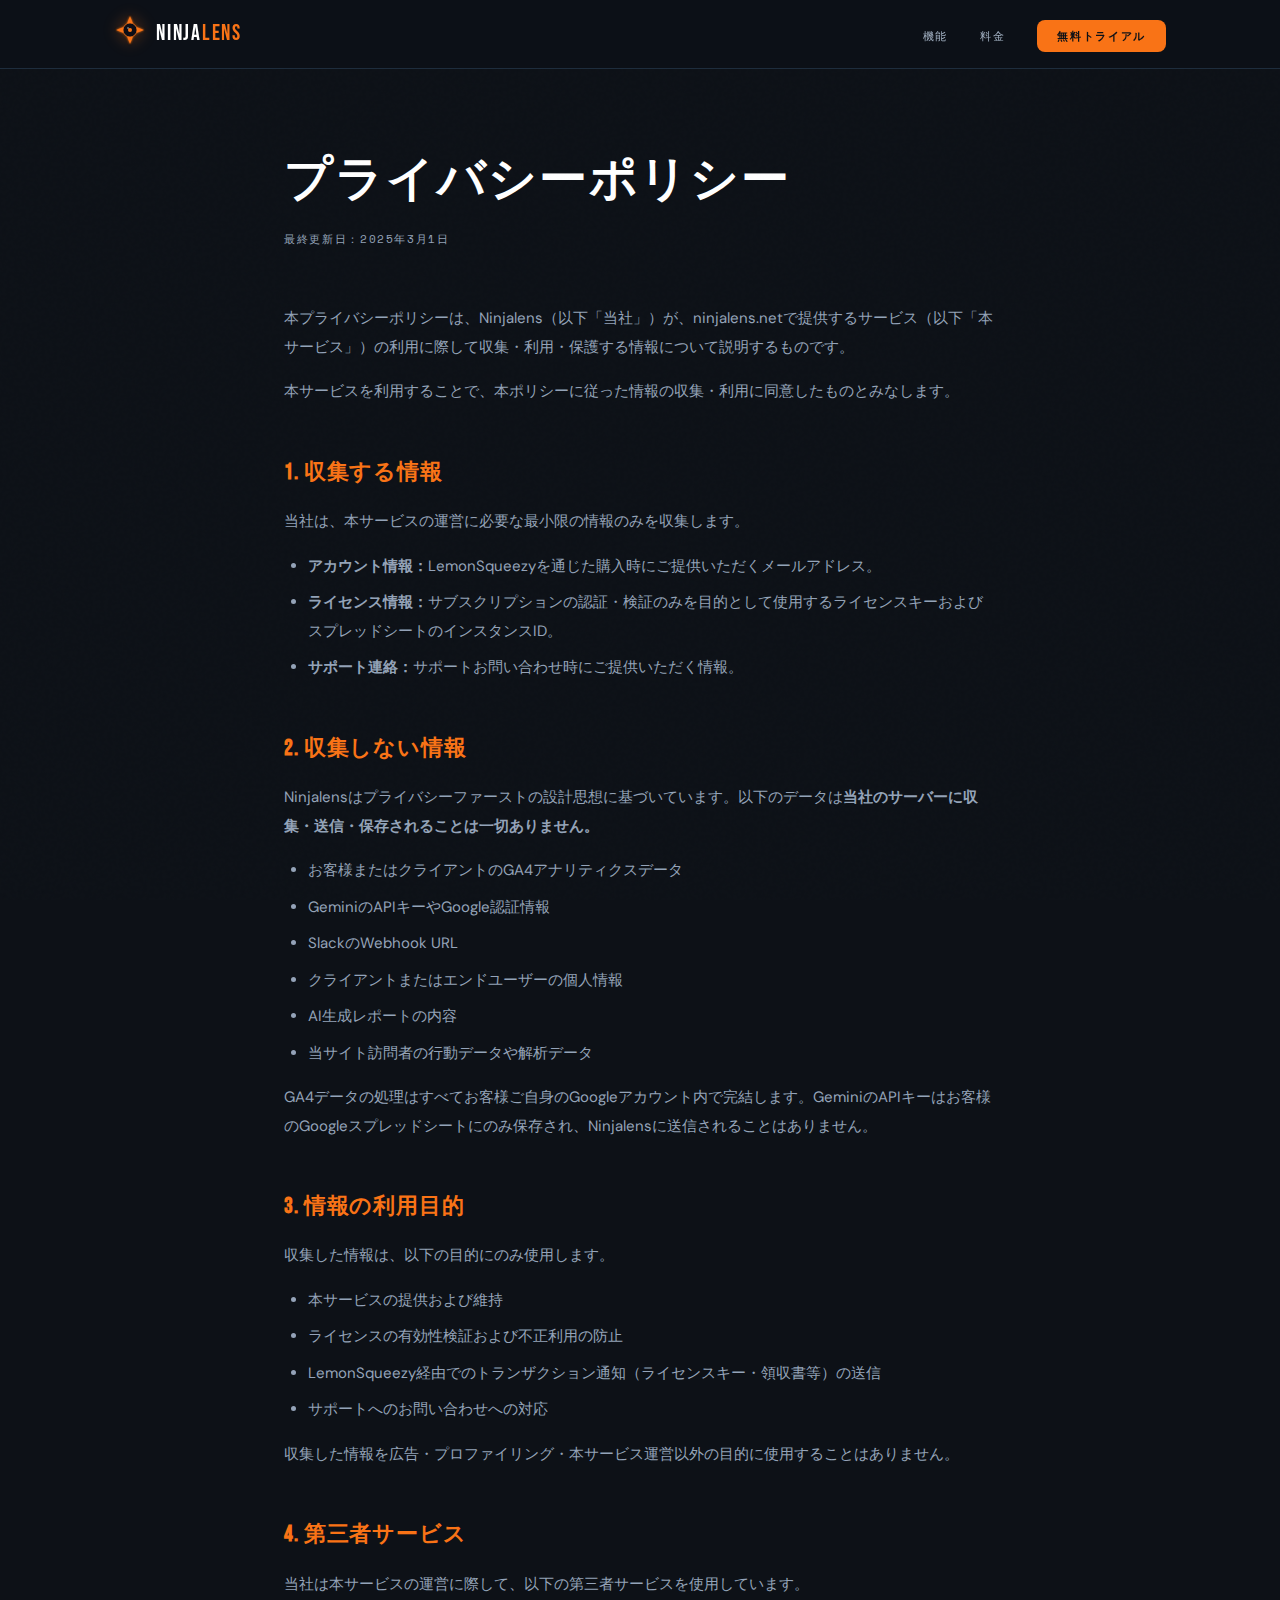
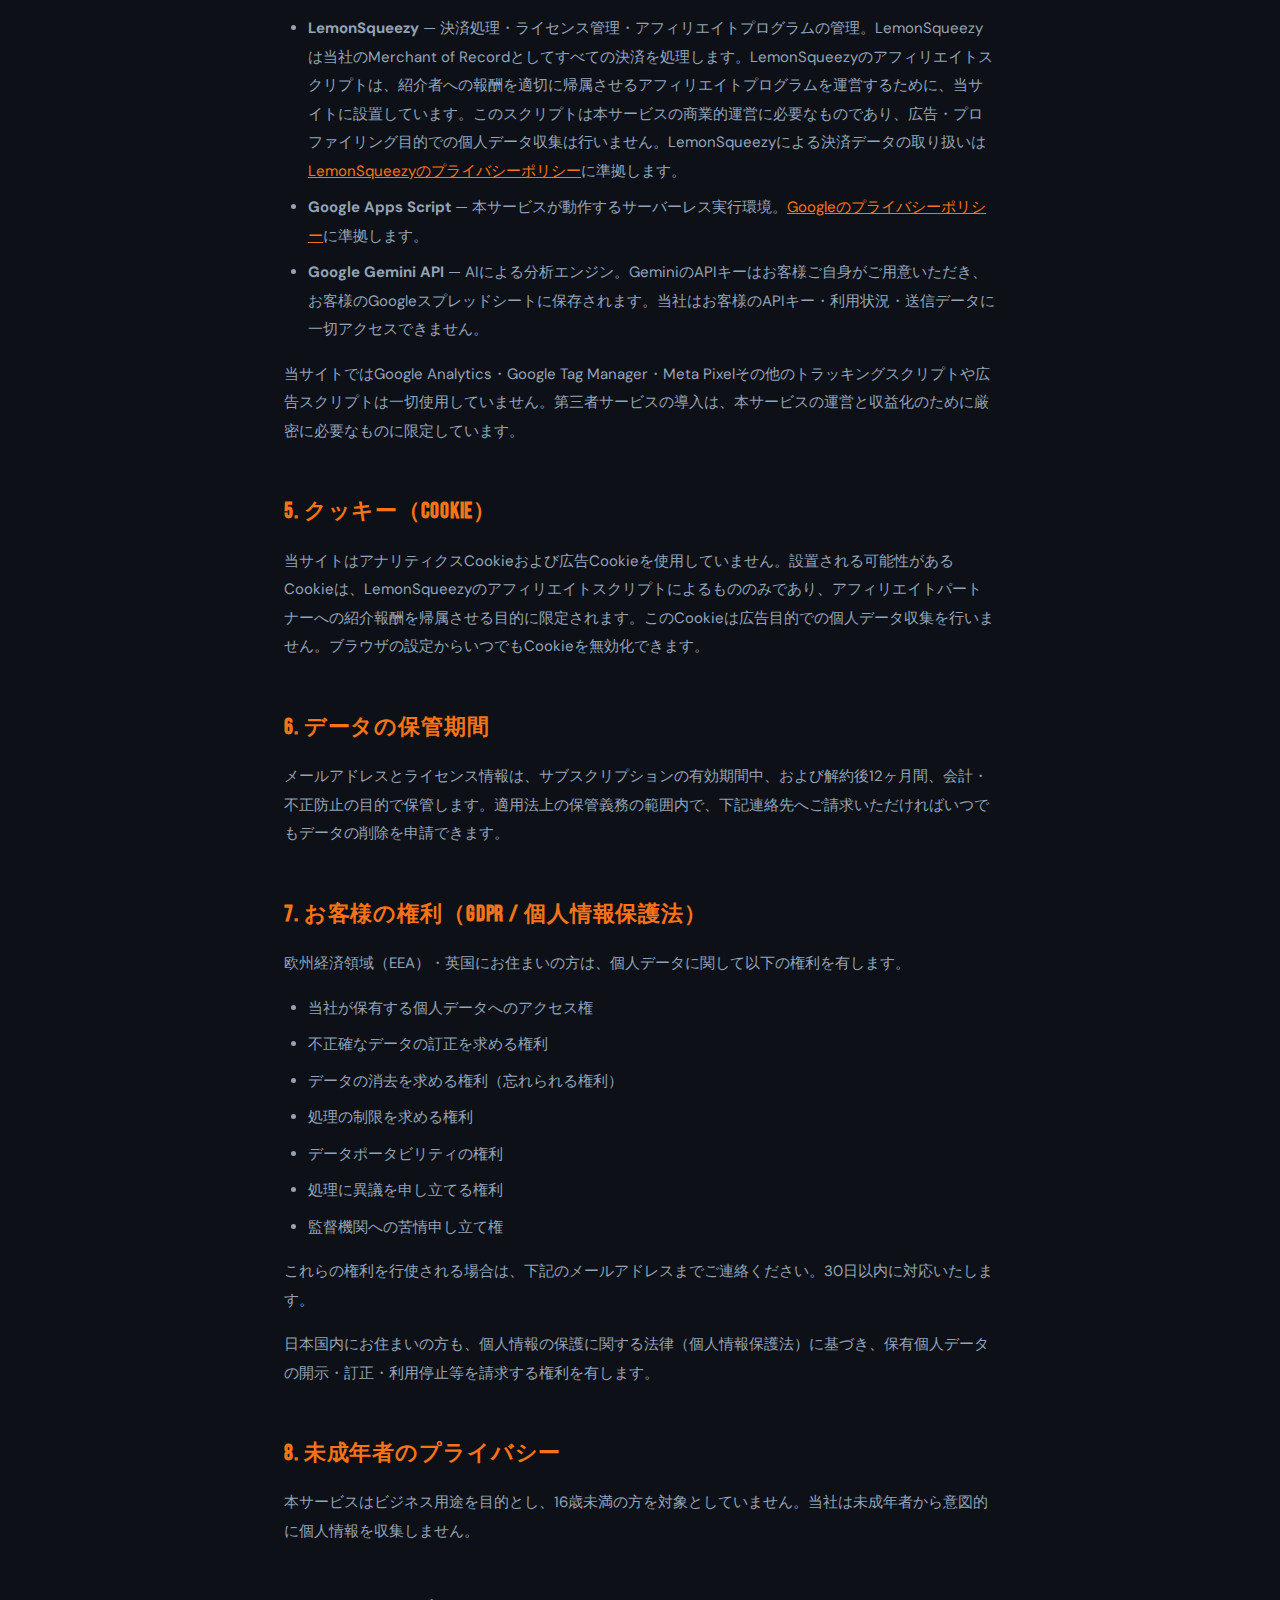
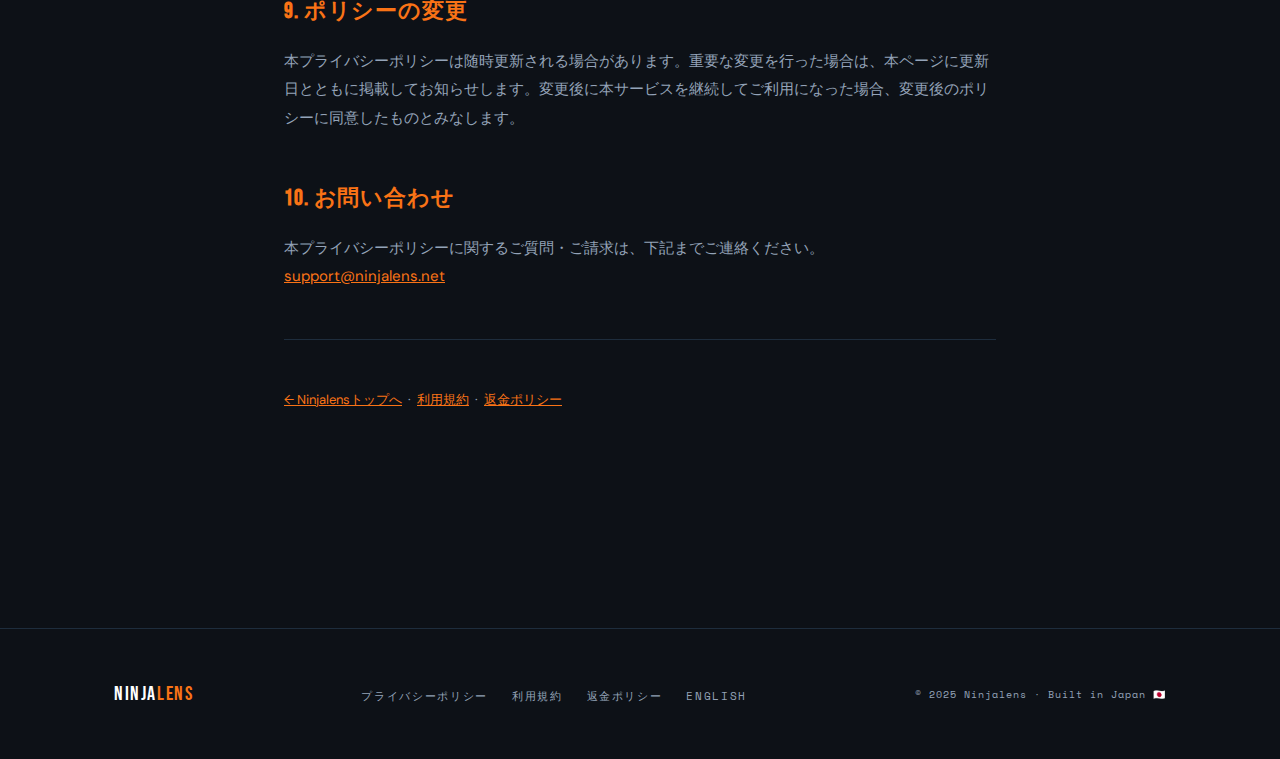
<file: jp/privacy.html>
<!DOCTYPE html>
<html lang="ja">
<head>
  <meta charset="UTF-8">
  <meta name="viewport" content="width=device-width, initial-scale=1.0">
  <title>プライバシーポリシー — Ninjalens</title>
  <link rel="stylesheet" href="../css/style.css">
  <style>
    .legal-page { max-width: 760px; margin: 0 auto; padding: 140px 24px 100px; }
    .legal-page h1 { font-family: var(--font-display); font-size: 48px; letter-spacing: 0.04em; color: var(--white); margin-bottom: 8px; }
    .legal-page .updated { font-family: var(--font-mono); font-size: 11px; color: var(--text-dim); letter-spacing: 0.15em; margin-bottom: 56px; }
    .legal-page h2 { font-family: var(--font-display); font-size: 22px; letter-spacing: 0.04em; color: var(--orange); margin: 48px 0 16px; }
    .legal-page p { font-size: 15px; color: var(--text-dim); line-height: 1.9; margin-bottom: 16px; }
    .legal-page ul { margin: 0 0 16px 24px; }
    .legal-page ul li { font-size: 15px; color: var(--text-dim); line-height: 1.9; margin-bottom: 8px; }
    .legal-page a { color: var(--orange); text-decoration: underline; }
    .legal-divider { height: 1px; background: var(--navy-border); margin: 48px 0; }
  </style>
  <!-- LemonSqueezy Affiliate (GDPR-compliant: no personal data collected) -->
  <script>window.lemonSqueezyAffiliateConfig = { store: "ndnrys-works" };</script>
  <script src="https://lmsqueezy.com/affiliate.js" defer></script>
  <!-- End LemonSqueezy Affiliate -->
</head>
<body>

<nav class="nav scrolled">
  <div class="container">
    <div class="nav-inner">
      <a href="/" class="nav-logo">
        <div class="nav-logo-icon">
          <svg width="32" height="32" viewBox="0 0 64 64" fill="none">
            <filter id="g"><feGaussianBlur stdDeviation="2" result="cb"/><feMerge><feMergeNode in="cb"/><feMergeNode in="SourceGraphic"/></feMerge></filter>
            <g filter="url(#g)">
              <path d="M32 4 L40 24 L24 24 Z" fill="#f97316"/>
              <path d="M60 32 L40 40 L40 24 Z" fill="#f97316"/>
              <path d="M32 60 L24 40 L40 40 Z" fill="#f97316"/>
              <path d="M4 32 L24 24 L24 40 Z" fill="#f97316"/>
              <circle cx="32" cy="32" r="14" fill="#0d1117" stroke="#f97316" stroke-width="1.5"/>
              <circle cx="32" cy="32" r="4" fill="#f97316"/>
              <circle cx="28" cy="28" r="1.5" fill="white" opacity="0.7"/>
            </g>
          </svg>
        </div>
        <span class="nav-logo-text">NINJA<span>LENS</span></span>
      </a>
      <ul class="nav-links">
        <li><a href="/jp/#features">機能</a></li>
        <li><a href="/jp/#pricing">料金</a></li>
        <li><a href="/jp/#pricing" class="nav-cta">無料トライアル</a></li>
      </ul>
    </div>
  </div>
</nav>

<div class="legal-page">
  <h1>プライバシーポリシー</h1>
  <div class="updated">最終更新日：2025年3月1日</div>

  <p>本プライバシーポリシーは、Ninjalens（以下「当社」）が、ninjalens.netで提供するサービス（以下「本サービス」）の利用に際して収集・利用・保護する情報について説明するものです。</p>
  <p>本サービスを利用することで、本ポリシーに従った情報の収集・利用に同意したものとみなします。</p>

  <h2>1. 収集する情報</h2>
  <p>当社は、本サービスの運営に必要な最小限の情報のみを収集します。</p>
  <ul>
    <li><strong>アカウント情報：</strong>LemonSqueezyを通じた購入時にご提供いただくメールアドレス。</li>
    <li><strong>ライセンス情報：</strong>サブスクリプションの認証・検証のみを目的として使用するライセンスキーおよびスプレッドシートのインスタンスID。</li>
    <li><strong>サポート連絡：</strong>サポートお問い合わせ時にご提供いただく情報。</li>
  </ul>

  <h2>2. 収集しない情報</h2>
  <p>Ninjalensはプライバシーファーストの設計思想に基づいています。以下のデータは<strong>当社のサーバーに収集・送信・保存されることは一切ありません。</strong></p>
  <ul>
    <li>お客様またはクライアントのGA4アナリティクスデータ</li>
    <li>GeminiのAPIキーやGoogle認証情報</li>
    <li>SlackのWebhook URL</li>
    <li>クライアントまたはエンドユーザーの個人情報</li>
    <li>AI生成レポートの内容</li>
    <li>当サイト訪問者の行動データや解析データ</li>
  </ul>
  <p>GA4データの処理はすべてお客様ご自身のGoogleアカウント内で完結します。GeminiのAPIキーはお客様のGoogleスプレッドシートにのみ保存され、Ninjalensに送信されることはありません。</p>

  <h2>3. 情報の利用目的</h2>
  <p>収集した情報は、以下の目的にのみ使用します。</p>
  <ul>
    <li>本サービスの提供および維持</li>
    <li>ライセンスの有効性検証および不正利用の防止</li>
    <li>LemonSqueezy経由でのトランザクション通知（ライセンスキー・領収書等）の送信</li>
    <li>サポートへのお問い合わせへの対応</li>
  </ul>
  <p>収集した情報を広告・プロファイリング・本サービス運営以外の目的に使用することはありません。</p>

  <h2>4. 第三者サービス</h2>
  <p>当社は本サービスの運営に際して、以下の第三者サービスを使用しています。</p>
  <ul>
    <li><strong>LemonSqueezy</strong> — 決済処理・ライセンス管理・アフィリエイトプログラムの管理。LemonSqueezyは当社のMerchant of Recordとしてすべての決済を処理します。LemonSqueezyのアフィリエイトスクリプトは、紹介者への報酬を適切に帰属させるアフィリエイトプログラムを運営するために、当サイトに設置しています。このスクリプトは本サービスの商業的運営に必要なものであり、広告・プロファイリング目的での個人データ収集は行いません。LemonSqueezyによる決済データの取り扱いは<a href="https://www.lemonsqueezy.com/privacy" target="_blank" rel="noopener">LemonSqueezyのプライバシーポリシー</a>に準拠します。</li>
    <li><strong>Google Apps Script</strong> — 本サービスが動作するサーバーレス実行環境。<a href="https://policies.google.com/privacy" target="_blank" rel="noopener">Googleのプライバシーポリシー</a>に準拠します。</li>
    <li><strong>Google Gemini API</strong> — AIによる分析エンジン。GeminiのAPIキーはお客様ご自身がご用意いただき、お客様のGoogleスプレッドシートに保存されます。当社はお客様のAPIキー・利用状況・送信データに一切アクセスできません。</li>
  </ul>
  <p>当サイトではGoogle Analytics・Google Tag Manager・Meta Pixelその他のトラッキングスクリプトや広告スクリプトは一切使用していません。第三者サービスの導入は、本サービスの運営と収益化のために厳密に必要なものに限定しています。</p>

  <h2>5. クッキー（Cookie）</h2>
  <p>当サイトはアナリティクスCookieおよび広告Cookieを使用していません。設置される可能性があるCookieは、LemonSqueezyのアフィリエイトスクリプトによるもののみであり、アフィリエイトパートナーへの紹介報酬を帰属させる目的に限定されます。このCookieは広告目的での個人データ収集を行いません。ブラウザの設定からいつでもCookieを無効化できます。</p>

  <h2>6. データの保管期間</h2>
  <p>メールアドレスとライセンス情報は、サブスクリプションの有効期間中、および解約後12ヶ月間、会計・不正防止の目的で保管します。適用法上の保管義務の範囲内で、下記連絡先へご請求いただければいつでもデータの削除を申請できます。</p>

  <h2>7. お客様の権利（GDPR / 個人情報保護法）</h2>
  <p>欧州経済領域（EEA）・英国にお住まいの方は、個人データに関して以下の権利を有します。</p>
  <ul>
    <li>当社が保有する個人データへのアクセス権</li>
    <li>不正確なデータの訂正を求める権利</li>
    <li>データの消去を求める権利（忘れられる権利）</li>
    <li>処理の制限を求める権利</li>
    <li>データポータビリティの権利</li>
    <li>処理に異議を申し立てる権利</li>
    <li>監督機関への苦情申し立て権</li>
  </ul>
  <p>これらの権利を行使される場合は、下記のメールアドレスまでご連絡ください。30日以内に対応いたします。</p>
  <p>日本国内にお住まいの方も、個人情報の保護に関する法律（個人情報保護法）に基づき、保有個人データの開示・訂正・利用停止等を請求する権利を有します。</p>

  <h2>8. 未成年者のプライバシー</h2>
  <p>本サービスはビジネス用途を目的とし、16歳未満の方を対象としていません。当社は未成年者から意図的に個人情報を収集しません。</p>

  <h2>9. ポリシーの変更</h2>
  <p>本プライバシーポリシーは随時更新される場合があります。重要な変更を行った場合は、本ページに更新日とともに掲載してお知らせします。変更後に本サービスを継続してご利用になった場合、変更後のポリシーに同意したものとみなします。</p>

  <h2>10. お問い合わせ</h2>
  <p>本プライバシーポリシーに関するご質問・ご請求は、下記までご連絡ください。<br>
  <a href="mailto:support@ninjalens.net">support@ninjalens.net</a></p>

  <div class="legal-divider"></div>
  <p style="font-size:13px;"><a href="/jp/">← Ninjalensトップへ</a> &nbsp;·&nbsp; <a href="/jp/terms.html">利用規約</a> &nbsp;·&nbsp; <a href="/jp/refund.html">返金ポリシー</a></p>
</div>

<footer class="footer">
  <div class="container">
    <div class="footer-inner">
      <div class="footer-logo">NINJA<span>LENS</span></div>
      <ul class="footer-links">
        <li><a href="/jp/privacy.html">プライバシーポリシー</a></li>
        <li><a href="/jp/terms.html">利用規約</a></li>
        <li><a href="/jp/refund.html">返金ポリシー</a></li>
        <li><a href="/privacy.html">English</a></li>
      </ul>
      <div class="footer-copy">© 2025 Ninjalens · Built in Japan 🇯🇵</div>
    </div>
  </div>
</footer>

</body>
</html>
</file>
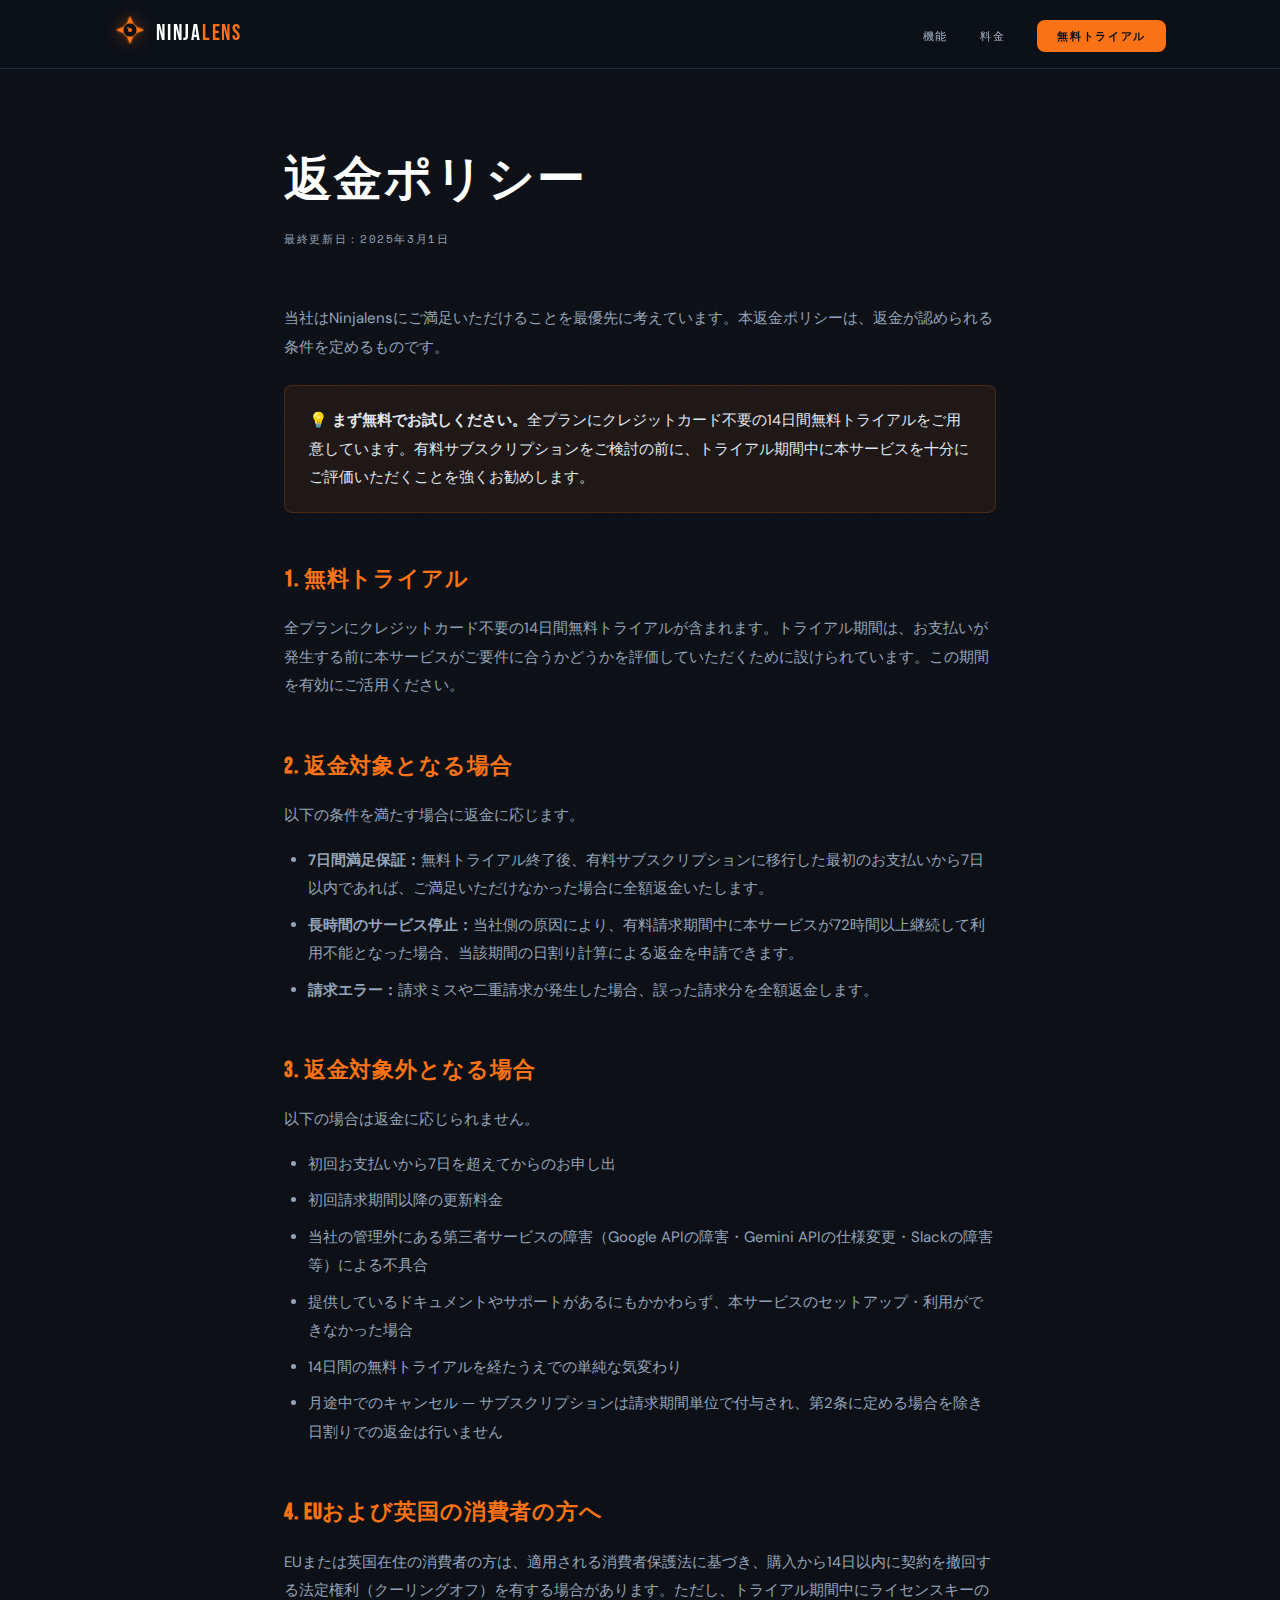
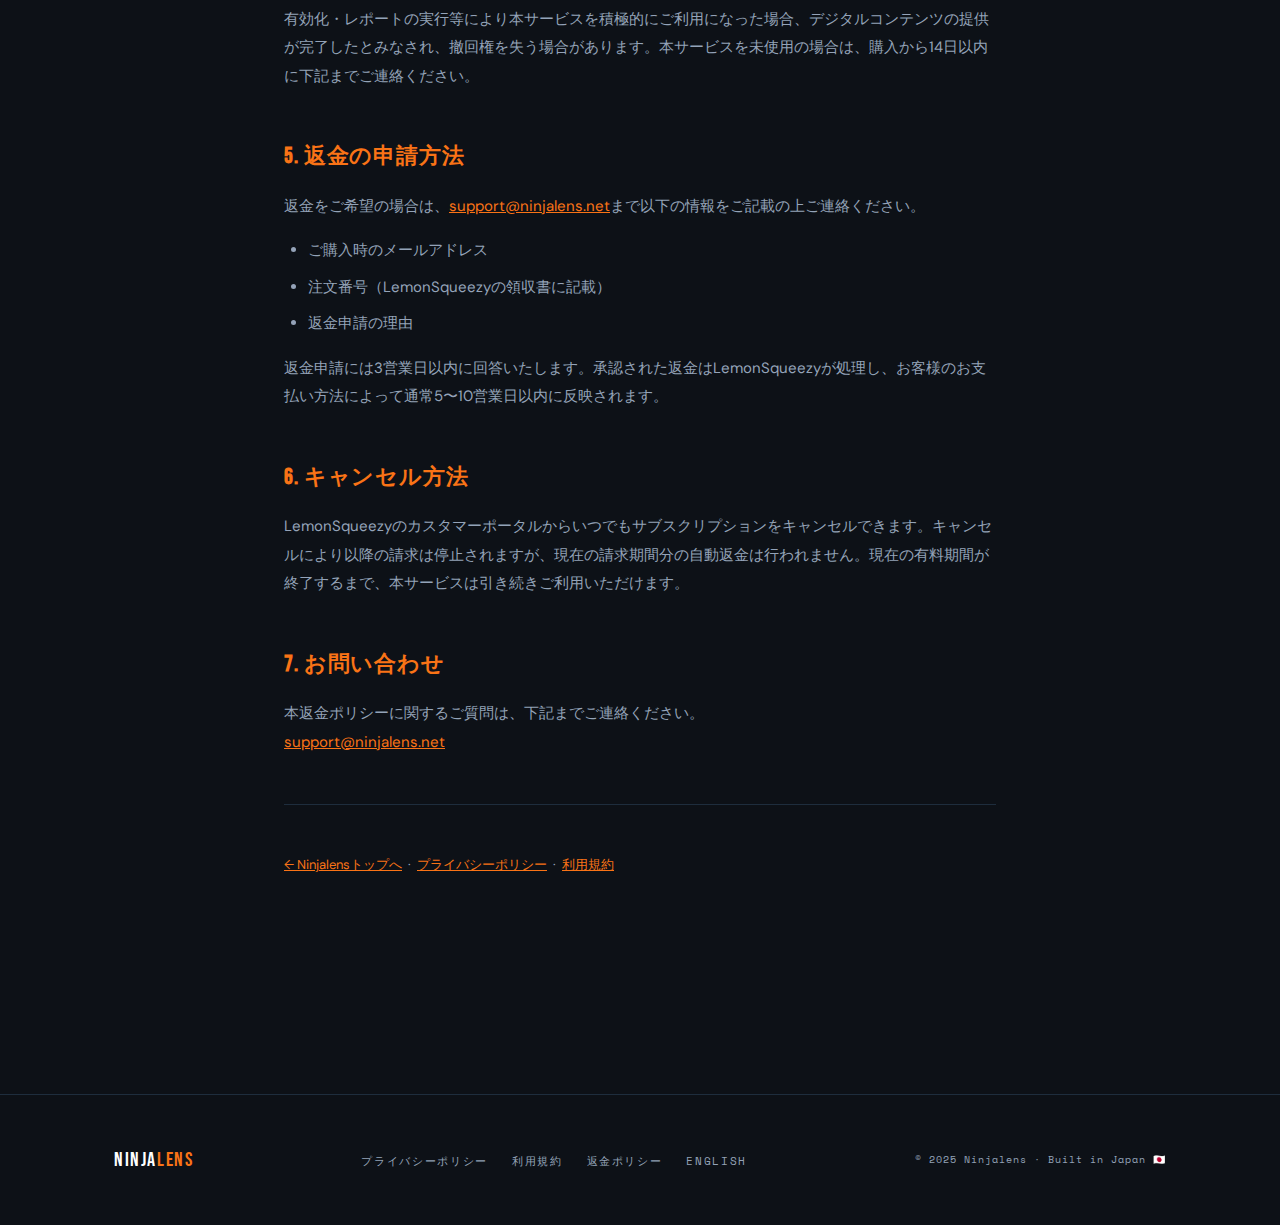
<file: jp/refund.html>
<!DOCTYPE html>
<html lang="ja">
<head>
  <meta charset="UTF-8">
  <meta name="viewport" content="width=device-width, initial-scale=1.0">
  <title>返金ポリシー — Ninjalens</title>
  <link rel="stylesheet" href="../css/style.css">
  <style>
    .legal-page { max-width: 760px; margin: 0 auto; padding: 140px 24px 100px; }
    .legal-page h1 { font-family: var(--font-display); font-size: 48px; letter-spacing: 0.04em; color: var(--white); margin-bottom: 8px; }
    .legal-page .updated { font-family: var(--font-mono); font-size: 11px; color: var(--text-dim); letter-spacing: 0.15em; margin-bottom: 56px; }
    .legal-page h2 { font-family: var(--font-display); font-size: 22px; letter-spacing: 0.04em; color: var(--orange); margin: 48px 0 16px; }
    .legal-page p { font-size: 15px; color: var(--text-dim); line-height: 1.9; margin-bottom: 16px; }
    .legal-page ul { margin: 0 0 16px 24px; }
    .legal-page ul li { font-size: 15px; color: var(--text-dim); line-height: 1.9; margin-bottom: 8px; }
    .legal-page a { color: var(--orange); text-decoration: underline; }
    .legal-divider { height: 1px; background: var(--navy-border); margin: 48px 0; }
    .refund-highlight { background: rgba(249,115,22,0.08); border: 1px solid rgba(249,115,22,0.2); border-radius: 8px; padding: 20px 24px; margin: 24px 0; }
    .refund-highlight p { margin-bottom: 0; color: var(--text); }
  </style>
  <!-- LemonSqueezy Affiliate (GDPR-compliant: no personal data collected) -->
  <script>window.lemonSqueezyAffiliateConfig = { store: "ndnrys-works" };</script>
  <script src="https://lmsqueezy.com/affiliate.js" defer></script>
  <!-- End LemonSqueezy Affiliate -->
</head>
<body>

<nav class="nav scrolled">
  <div class="container">
    <div class="nav-inner">
      <a href="/" class="nav-logo">
        <div class="nav-logo-icon">
          <svg width="32" height="32" viewBox="0 0 64 64" fill="none">
            <filter id="g"><feGaussianBlur stdDeviation="2" result="cb"/><feMerge><feMergeNode in="cb"/><feMergeNode in="SourceGraphic"/></feMerge></filter>
            <g filter="url(#g)">
              <path d="M32 4 L40 24 L24 24 Z" fill="#f97316"/>
              <path d="M60 32 L40 40 L40 24 Z" fill="#f97316"/>
              <path d="M32 60 L24 40 L40 40 Z" fill="#f97316"/>
              <path d="M4 32 L24 24 L24 40 Z" fill="#f97316"/>
              <circle cx="32" cy="32" r="14" fill="#0d1117" stroke="#f97316" stroke-width="1.5"/>
              <circle cx="32" cy="32" r="4" fill="#f97316"/>
              <circle cx="28" cy="28" r="1.5" fill="white" opacity="0.7"/>
            </g>
          </svg>
        </div>
        <span class="nav-logo-text">NINJA<span>LENS</span></span>
      </a>
      <ul class="nav-links">
        <li><a href="/jp/#features">機能</a></li>
        <li><a href="/jp/#pricing">料金</a></li>
        <li><a href="/jp/#pricing" class="nav-cta">無料トライアル</a></li>
      </ul>
    </div>
  </div>
</nav>

<div class="legal-page">
  <h1>返金ポリシー</h1>
  <div class="updated">最終更新日：2025年3月1日</div>

  <p>当社はNinjalensにご満足いただけることを最優先に考えています。本返金ポリシーは、返金が認められる条件を定めるものです。</p>

  <div class="refund-highlight">
    <p>💡 <strong>まず無料でお試しください。</strong>全プランにクレジットカード不要の14日間無料トライアルをご用意しています。有料サブスクリプションをご検討の前に、トライアル期間中に本サービスを十分にご評価いただくことを強くお勧めします。</p>
  </div>

  <h2>1. 無料トライアル</h2>
  <p>全プランにクレジットカード不要の14日間無料トライアルが含まれます。トライアル期間は、お支払いが発生する前に本サービスがご要件に合うかどうかを評価していただくために設けられています。この期間を有効にご活用ください。</p>

  <h2>2. 返金対象となる場合</h2>
  <p>以下の条件を満たす場合に返金に応じます。</p>
  <ul>
    <li><strong>7日間満足保証：</strong>無料トライアル終了後、有料サブスクリプションに移行した最初のお支払いから7日以内であれば、ご満足いただけなかった場合に全額返金いたします。</li>
    <li><strong>長時間のサービス停止：</strong>当社側の原因により、有料請求期間中に本サービスが72時間以上継続して利用不能となった場合、当該期間の日割り計算による返金を申請できます。</li>
    <li><strong>請求エラー：</strong>請求ミスや二重請求が発生した場合、誤った請求分を全額返金します。</li>
  </ul>

  <h2>3. 返金対象外となる場合</h2>
  <p>以下の場合は返金に応じられません。</p>
  <ul>
    <li>初回お支払いから7日を超えてからのお申し出</li>
    <li>初回請求期間以降の更新料金</li>
    <li>当社の管理外にある第三者サービスの障害（Google APIの障害・Gemini APIの仕様変更・Slackの障害等）による不具合</li>
    <li>提供しているドキュメントやサポートがあるにもかかわらず、本サービスのセットアップ・利用ができなかった場合</li>
    <li>14日間の無料トライアルを経たうえでの単純な気変わり</li>
    <li>月途中でのキャンセル — サブスクリプションは請求期間単位で付与され、第2条に定める場合を除き日割りでの返金は行いません</li>
  </ul>

  <h2>4. EUおよび英国の消費者の方へ</h2>
  <p>EUまたは英国在住の消費者の方は、適用される消費者保護法に基づき、購入から14日以内に契約を撤回する法定権利（クーリングオフ）を有する場合があります。ただし、トライアル期間中にライセンスキーの有効化・レポートの実行等により本サービスを積極的にご利用になった場合、デジタルコンテンツの提供が完了したとみなされ、撤回権を失う場合があります。本サービスを未使用の場合は、購入から14日以内に下記までご連絡ください。</p>

  <h2>5. 返金の申請方法</h2>
  <p>返金をご希望の場合は、<a href="mailto:support@ninjalens.net">support@ninjalens.net</a>まで以下の情報をご記載の上ご連絡ください。</p>
  <ul>
    <li>ご購入時のメールアドレス</li>
    <li>注文番号（LemonSqueezyの領収書に記載）</li>
    <li>返金申請の理由</li>
  </ul>
  <p>返金申請には3営業日以内に回答いたします。承認された返金はLemonSqueezyが処理し、お客様のお支払い方法によって通常5〜10営業日以内に反映されます。</p>

  <h2>6. キャンセル方法</h2>
  <p>LemonSqueezyのカスタマーポータルからいつでもサブスクリプションをキャンセルできます。キャンセルにより以降の請求は停止されますが、現在の請求期間分の自動返金は行われません。現在の有料期間が終了するまで、本サービスは引き続きご利用いただけます。</p>

  <h2>7. お問い合わせ</h2>
  <p>本返金ポリシーに関するご質問は、下記までご連絡ください。<br>
  <a href="mailto:support@ninjalens.net">support@ninjalens.net</a></p>

  <div class="legal-divider"></div>
  <p style="font-size:13px;"><a href="/jp/">← Ninjalensトップへ</a> &nbsp;·&nbsp; <a href="/jp/privacy.html">プライバシーポリシー</a> &nbsp;·&nbsp; <a href="/jp/terms.html">利用規約</a></p>
</div>

<footer class="footer">
  <div class="container">
    <div class="footer-inner">
      <div class="footer-logo">NINJA<span>LENS</span></div>
      <ul class="footer-links">
        <li><a href="/jp/privacy.html">プライバシーポリシー</a></li>
        <li><a href="/jp/terms.html">利用規約</a></li>
        <li><a href="/jp/refund.html">返金ポリシー</a></li>
        <li><a href="/refund.html">English</a></li>
      </ul>
      <div class="footer-copy">© 2025 Ninjalens · Built in Japan 🇯🇵</div>
    </div>
  </div>
</footer>

</body>
</html>
</file>
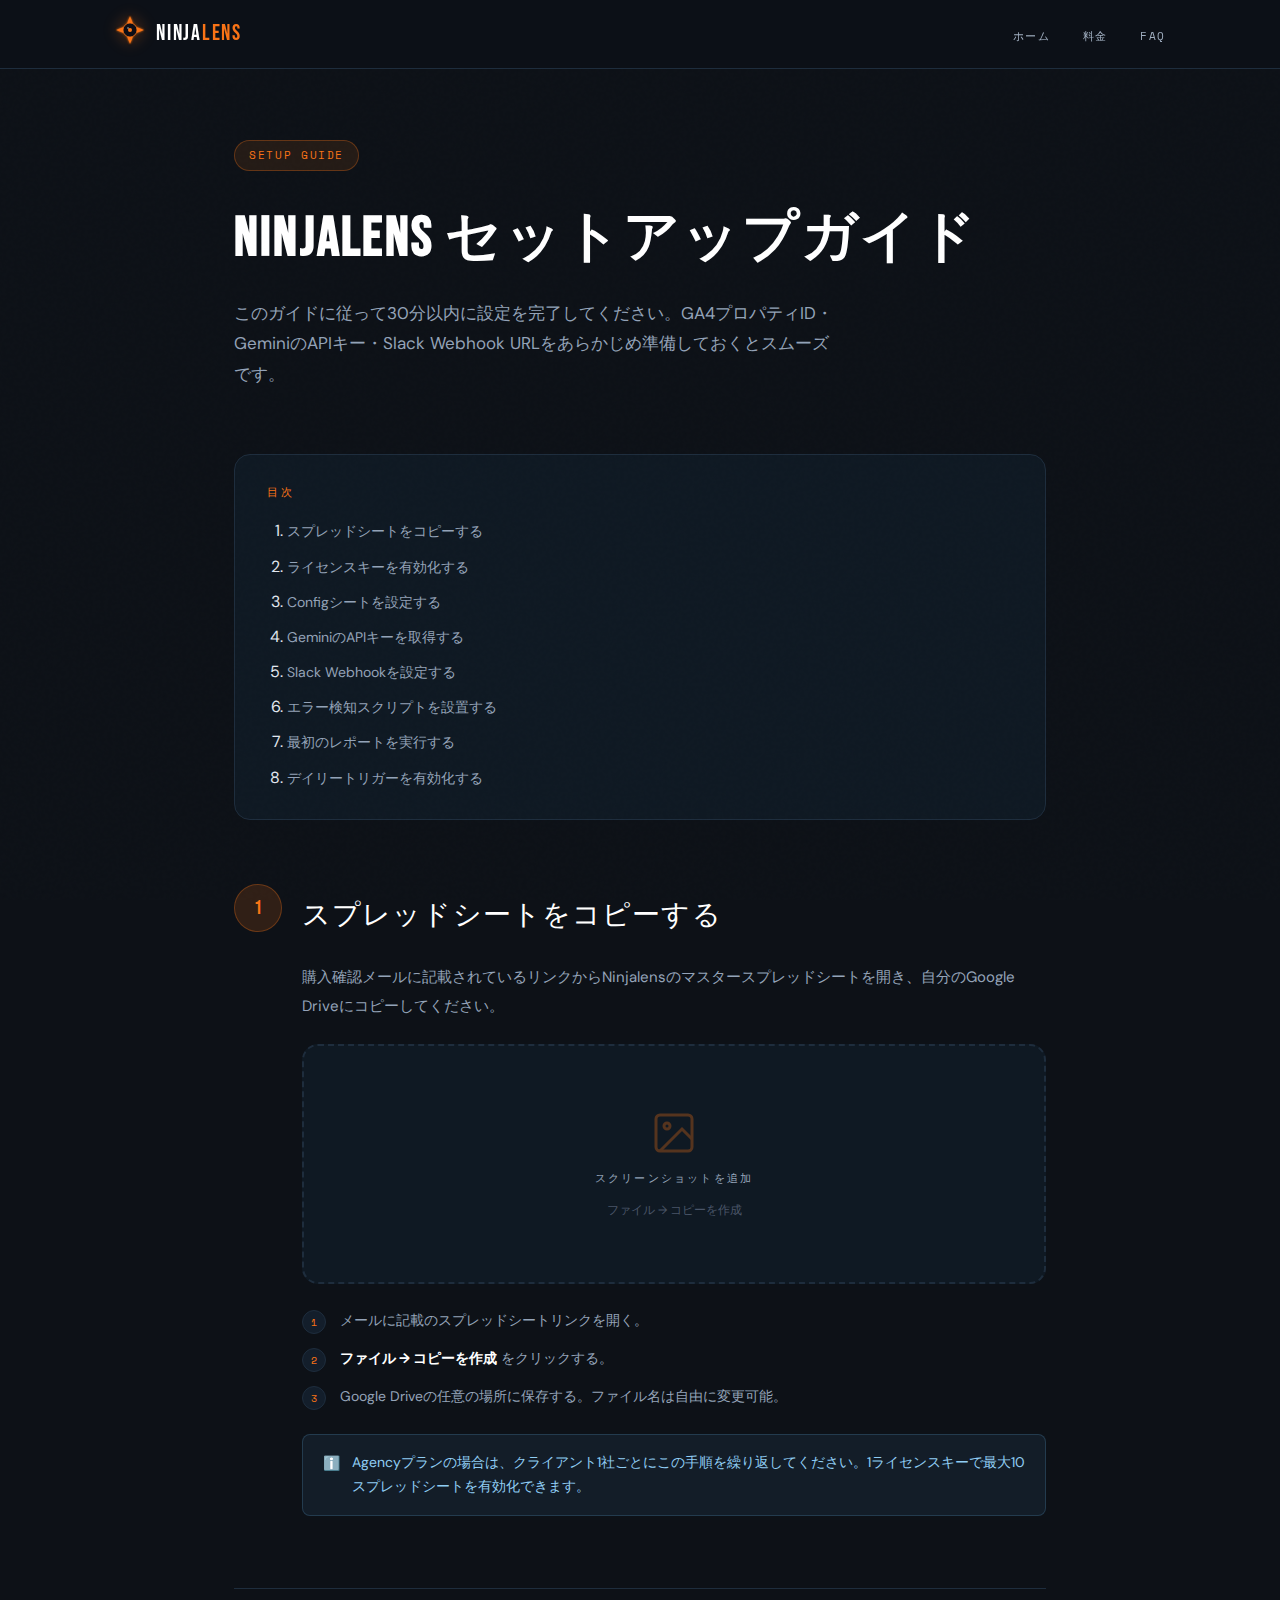
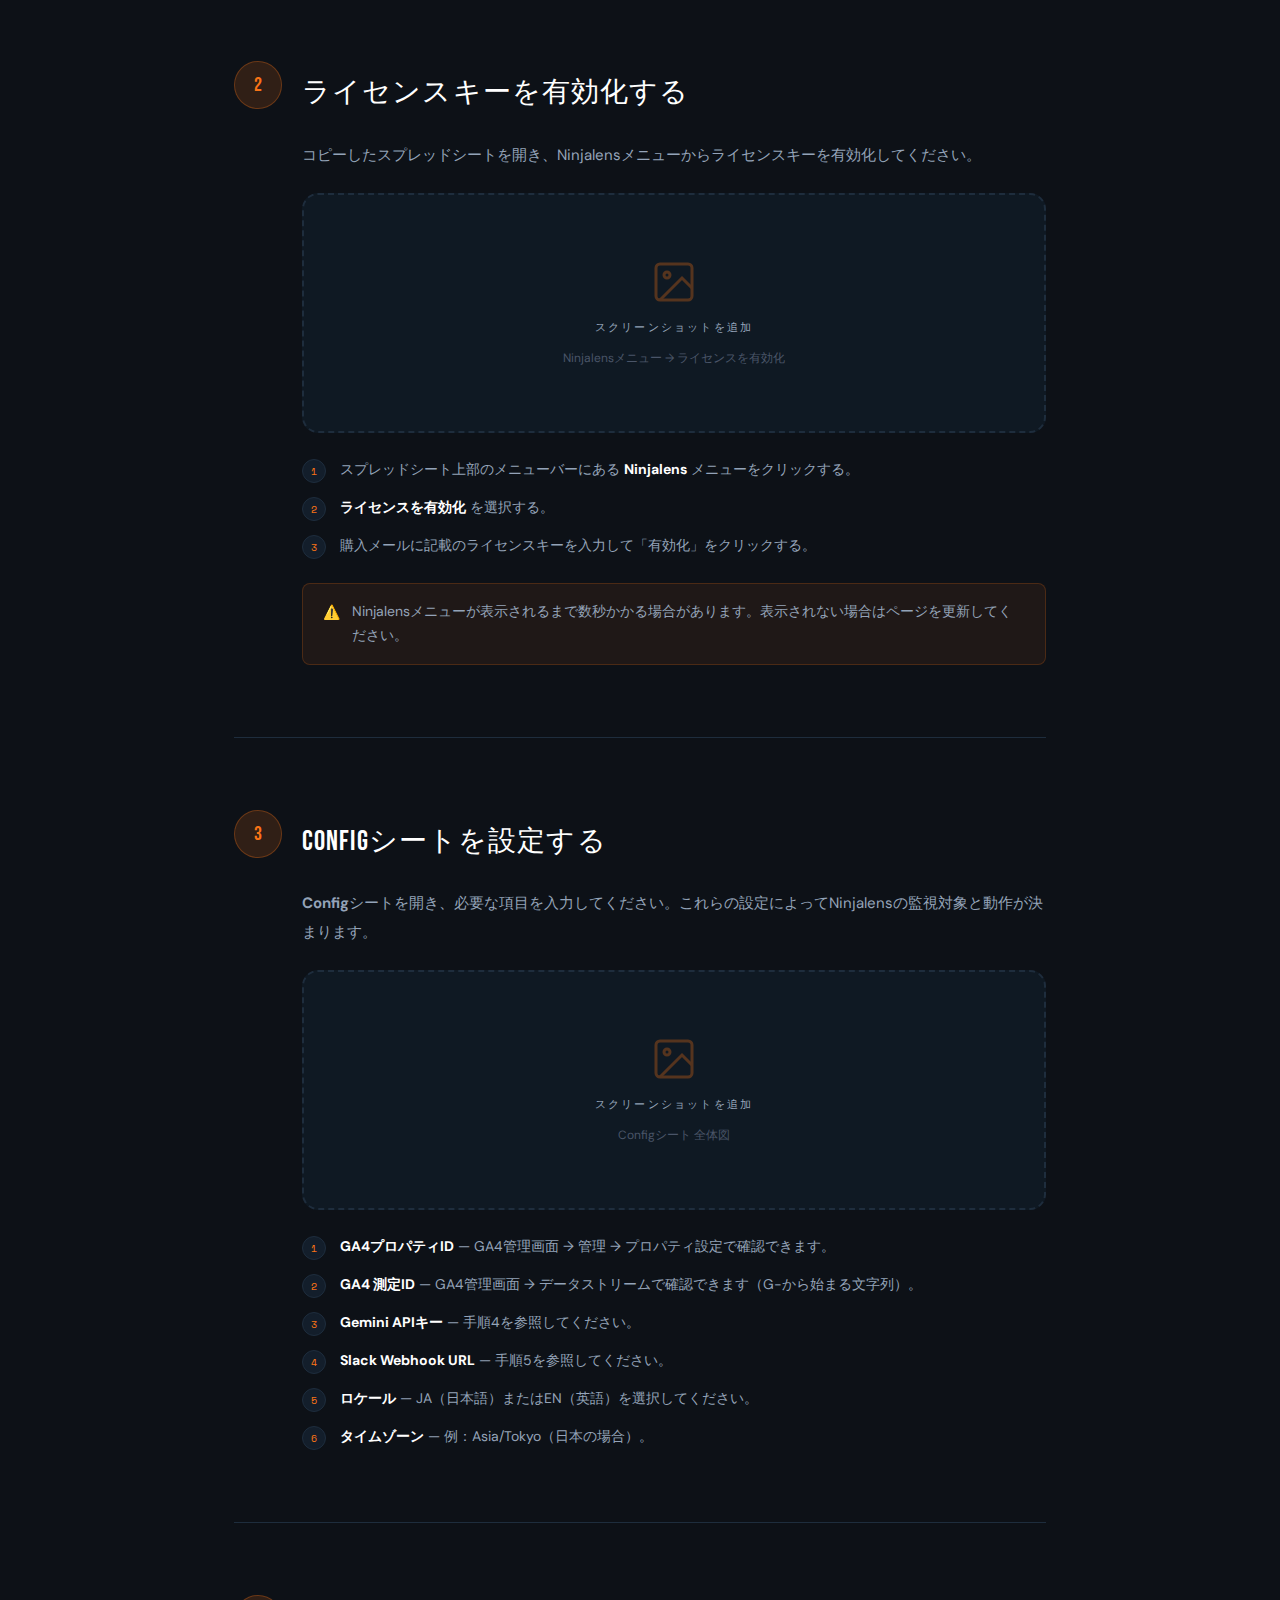
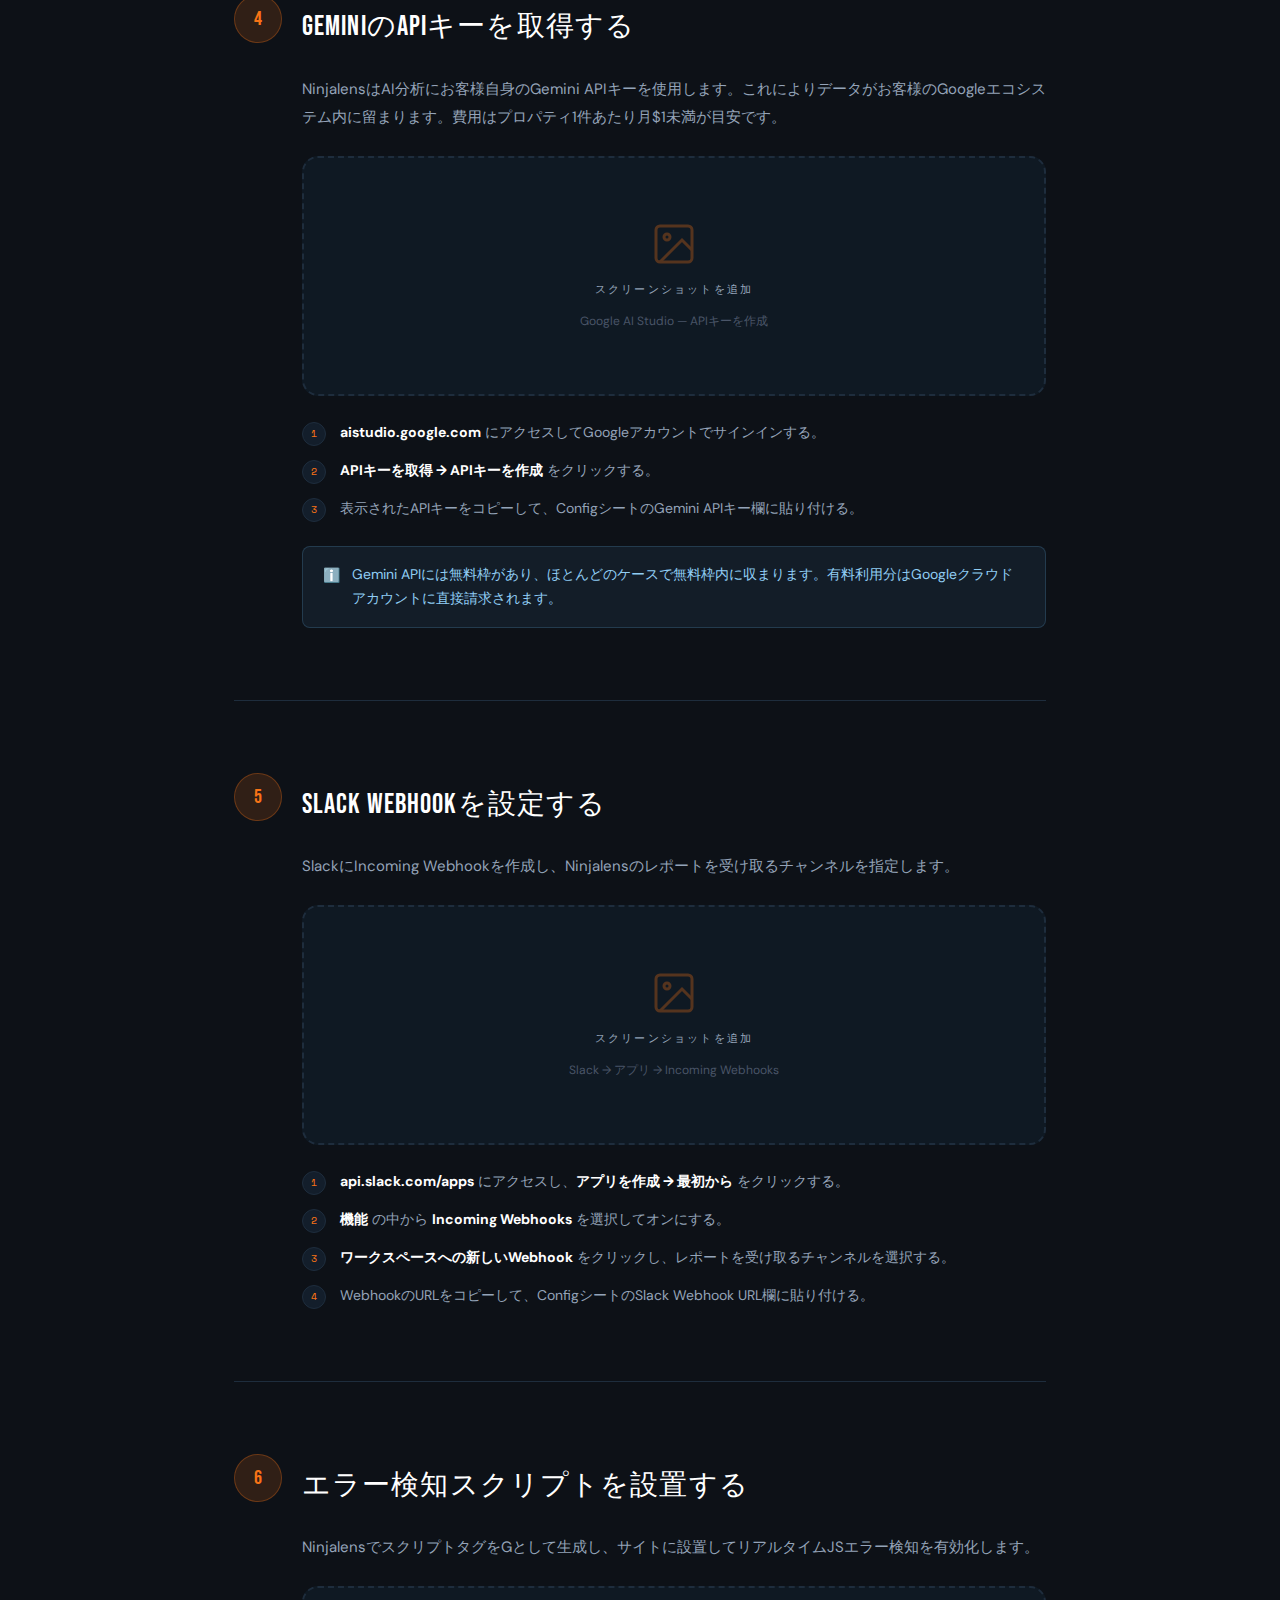
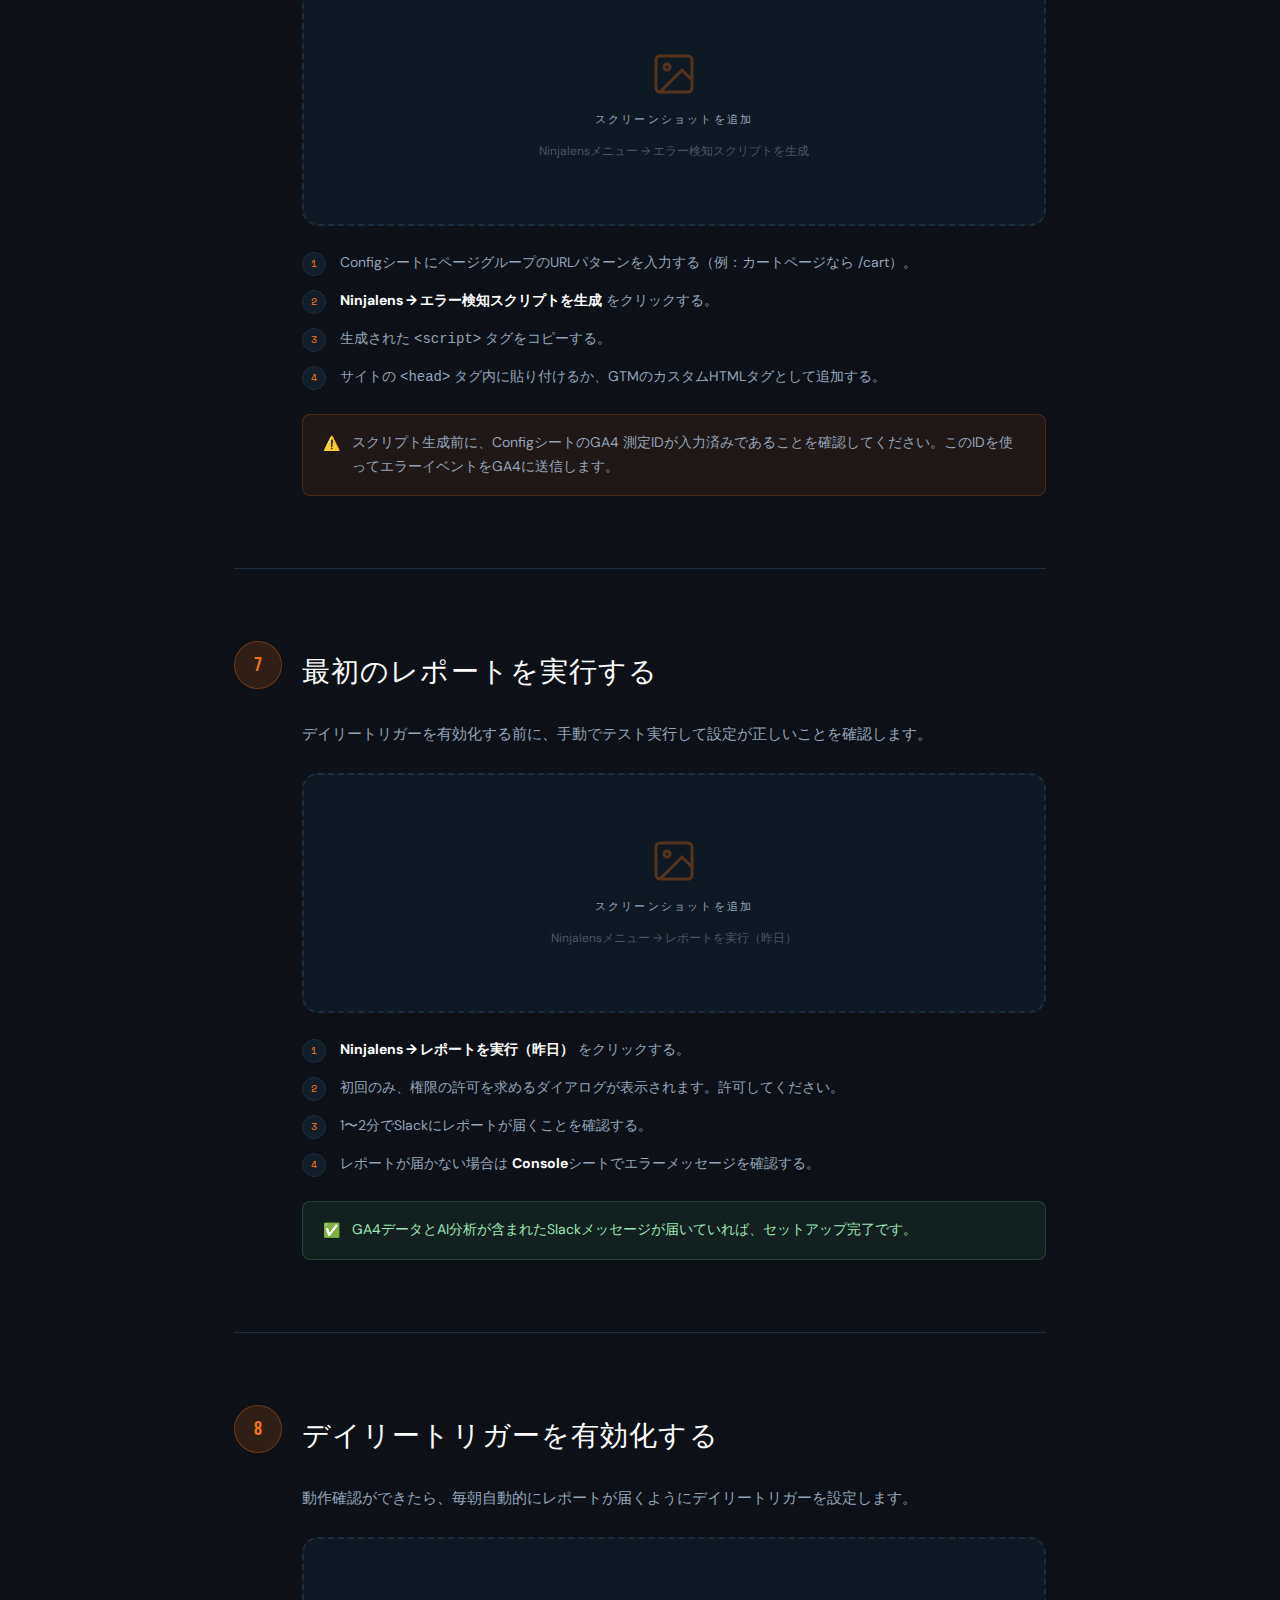
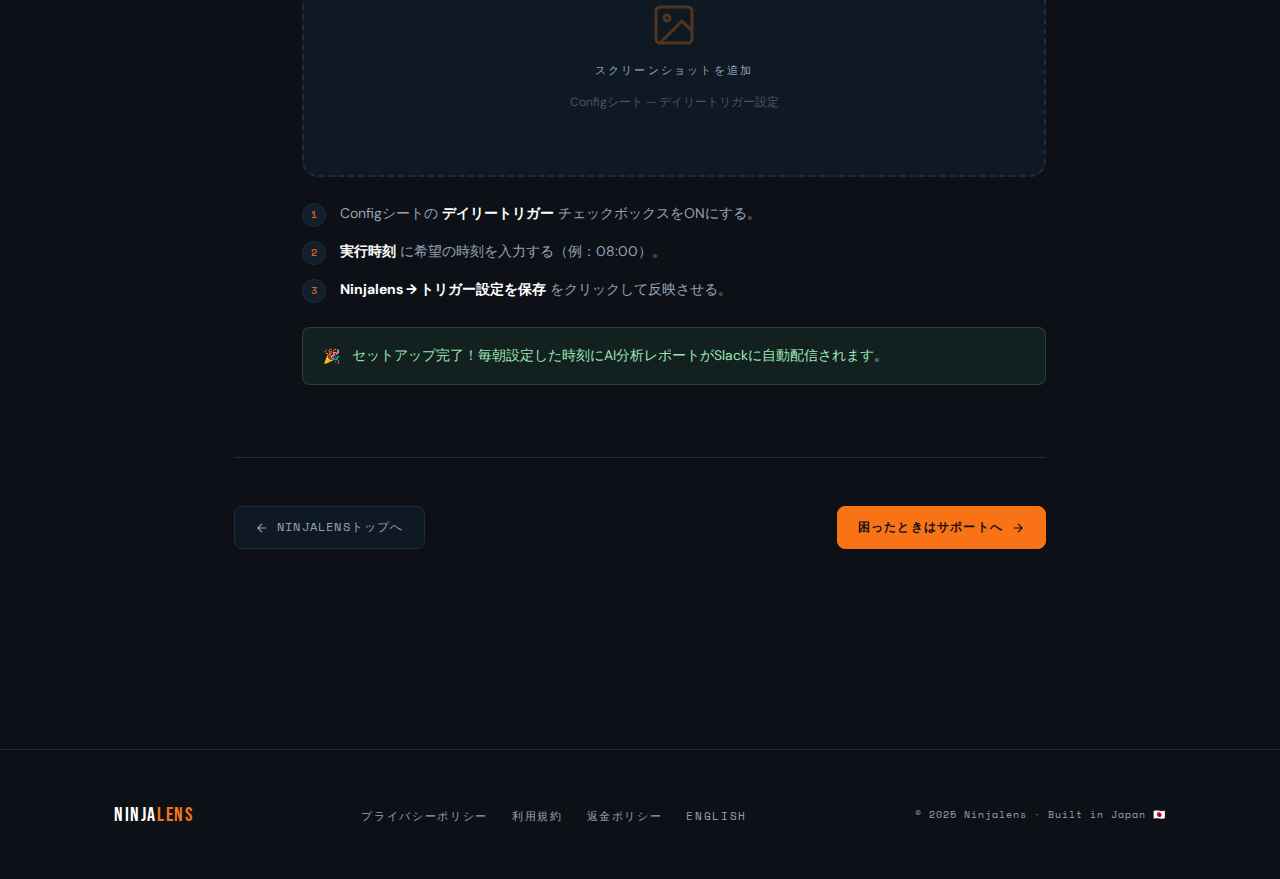
<file: jp/setup.html>
<!DOCTYPE html>
<html lang="ja">
<head>
  <meta charset="UTF-8">
  <meta name="viewport" content="width=device-width, initial-scale=1.0">
  <meta name="robots" content="noindex, nofollow">
  <title>セットアップガイド — Ninjalens</title>
  <link rel="stylesheet" href="../css/style.css">
  <style>
    .guide-wrap {
      max-width: 860px;
      margin: 0 auto;
      padding: 140px 24px 100px;
    }
    .guide-header { margin-bottom: 64px; }
    .guide-header h1 {
      font-family: var(--font-display);
      font-size: clamp(36px, 5vw, 56px);
      letter-spacing: 0.04em;
      color: var(--white);
      margin-bottom: 12px;
    }
    .guide-header p {
      font-size: 17px;
      color: var(--text-dim);
      line-height: 1.8;
      max-width: 600px;
    }
    .guide-header .badge {
      display: inline-flex;
      align-items: center;
      gap: 8px;
      background: rgba(249,115,22,0.1);
      border: 1px solid rgba(249,115,22,0.3);
      border-radius: 100px;
      padding: 5px 14px;
      margin-bottom: 20px;
      font-family: var(--font-mono);
      font-size: 11px;
      letter-spacing: 0.15em;
      text-transform: uppercase;
      color: var(--orange);
    }
    .guide-toc {
      background: var(--navy-2);
      border: 1px solid var(--navy-border);
      border-radius: var(--radius-lg);
      padding: 28px 32px;
      margin-bottom: 64px;
    }
    .guide-toc-title {
      font-family: var(--font-mono);
      font-size: 11px;
      letter-spacing: 0.25em;
      text-transform: uppercase;
      color: var(--orange);
      margin-bottom: 16px;
    }
    .guide-toc ol {
      margin: 0;
      padding-left: 20px;
      display: flex;
      flex-direction: column;
      gap: 8px;
    }
    .guide-toc ol li a {
      font-size: 14px;
      color: var(--text-dim);
      text-decoration: none;
      transition: color 0.2s;
    }
    .guide-toc ol li a:hover { color: var(--orange); }
    .guide-step {
      margin-bottom: 72px;
      scroll-margin-top: 100px;
    }
    .guide-step-header {
      display: flex;
      align-items: flex-start;
      gap: 20px;
      margin-bottom: 24px;
    }
    .guide-step-num {
      width: 48px;
      height: 48px;
      background: var(--orange-glow);
      border: 1px solid rgba(249,115,22,0.3);
      border-radius: 50%;
      display: flex;
      align-items: center;
      justify-content: center;
      font-family: var(--font-display);
      font-size: 20px;
      color: var(--orange);
      flex-shrink: 0;
    }
    .guide-step-title {
      font-family: var(--font-display);
      font-size: 28px;
      letter-spacing: 0.04em;
      color: var(--white);
      padding-top: 8px;
    }
    .guide-step-body { padding-left: 68px; }
    .guide-step-desc {
      font-size: 15px;
      color: var(--text-dim);
      line-height: 1.9;
      margin-bottom: 24px;
    }
    .guide-img-placeholder {
      width: 100%;
      background: var(--navy-2);
      border: 2px dashed var(--navy-border);
      border-radius: var(--radius-lg);
      display: flex;
      flex-direction: column;
      align-items: center;
      justify-content: center;
      gap: 12px;
      padding: 48px 24px;
      margin-bottom: 24px;
      min-height: 240px;
      transition: border-color 0.2s;
    }
    .guide-img-placeholder:hover { border-color: rgba(249,115,22,0.3); }
    .guide-img-placeholder svg { opacity: 0.3; }
    .guide-img-placeholder-label {
      font-family: var(--font-mono);
      font-size: 11px;
      letter-spacing: 0.2em;
      text-transform: uppercase;
      color: var(--text-dim);
    }
    .guide-img-placeholder-sub {
      font-size: 12px;
      color: var(--gray-3);
    }
    .guide-img {
      width: 100%;
      border-radius: var(--radius-lg);
      border: 1px solid var(--navy-border);
      margin-bottom: 24px;
      display: block;
    }
    .guide-substeps {
      display: flex;
      flex-direction: column;
      gap: 12px;
      margin-bottom: 24px;
    }
    .guide-substep {
      display: flex;
      gap: 14px;
      align-items: flex-start;
    }
    .guide-substep-num {
      width: 24px;
      height: 24px;
      background: var(--navy-3);
      border: 1px solid var(--navy-border);
      border-radius: 50%;
      display: flex;
      align-items: center;
      justify-content: center;
      font-family: var(--font-mono);
      font-size: 10px;
      color: var(--orange);
      flex-shrink: 0;
      margin-top: 2px;
    }
    .guide-substep-text {
      font-size: 14px;
      color: var(--text-dim);
      line-height: 1.8;
    }
    .guide-substep-text strong { color: var(--white); }
    .guide-code {
      background: var(--navy-3);
      border: 1px solid var(--navy-border);
      border-radius: var(--radius);
      padding: 16px 20px;
      margin-bottom: 24px;
      overflow-x: auto;
    }
    .guide-code code {
      font-family: var(--font-mono);
      font-size: 13px;
      color: var(--orange);
      white-space: pre;
    }
    .guide-callout {
      border-radius: var(--radius);
      padding: 16px 20px;
      margin-bottom: 24px;
      display: flex;
      gap: 12px;
      align-items: flex-start;
      font-size: 14px;
      line-height: 1.7;
    }
    .guide-callout.info {
      background: rgba(99,179,237,0.08);
      border: 1px solid rgba(99,179,237,0.2);
      color: #90cdf4;
    }
    .guide-callout.warning {
      background: rgba(249,115,22,0.08);
      border: 1px solid rgba(249,115,22,0.2);
      color: var(--text-dim);
    }
    .guide-callout.success {
      background: rgba(104,211,145,0.08);
      border: 1px solid rgba(104,211,145,0.2);
      color: #9ae6b4;
    }
    .guide-callout-icon { flex-shrink: 0; margin-top: 1px; }
    .guide-step-divider {
      height: 1px;
      background: var(--navy-border);
      margin-bottom: 72px;
    }
    .guide-nav {
      display: flex;
      justify-content: space-between;
      align-items: center;
      padding-top: 48px;
      border-top: 1px solid var(--navy-border);
      flex-wrap: wrap;
      gap: 16px;
    }
    .guide-nav-btn {
      display: inline-flex;
      align-items: center;
      gap: 8px;
      font-family: var(--font-mono);
      font-size: 12px;
      letter-spacing: 0.1em;
      text-transform: uppercase;
      color: var(--text-dim);
      background: var(--navy-2);
      border: 1px solid var(--navy-border);
      border-radius: var(--radius);
      padding: 10px 20px;
      transition: all 0.2s;
    }
    .guide-nav-btn:hover { color: var(--white); border-color: var(--gray-3); }
    .guide-nav-btn.primary {
      background: var(--orange);
      color: var(--navy);
      border-color: var(--orange);
      font-weight: 700;
    }
    .guide-nav-btn.primary:hover { background: var(--orange-dim); color: var(--white); }

    @media (max-width: 768px) {
      .guide-step-body { padding-left: 0; margin-top: 16px; }
    }
  </style>
  <!-- LemonSqueezy Affiliate (GDPR-compliant: no personal data collected) -->
  <script>window.lemonSqueezyAffiliateConfig = { store: "ndnrys-works" };</script>
  <script src="https://lmsqueezy.com/affiliate.js" defer></script>
  <!-- End LemonSqueezy Affiliate -->
</head>
<body>

<nav class="nav scrolled">
  <div class="container">
    <div class="nav-inner">
      <a href="/jp/" class="nav-logo">
        <div class="nav-logo-icon">
          <svg width="32" height="32" viewBox="0 0 64 64" fill="none">
            <filter id="g"><feGaussianBlur stdDeviation="2" result="cb"/><feMerge><feMergeNode in="cb"/><feMergeNode in="SourceGraphic"/></feMerge></filter>
            <g filter="url(#g)">
              <path d="M32 4 L40 24 L24 24 Z" fill="#f97316"/>
              <path d="M60 32 L40 40 L40 24 Z" fill="#f97316"/>
              <path d="M32 60 L24 40 L40 40 Z" fill="#f97316"/>
              <path d="M4 32 L24 24 L24 40 Z" fill="#f97316"/>
              <circle cx="32" cy="32" r="14" fill="#0d1117" stroke="#f97316" stroke-width="1.5"/>
              <circle cx="32" cy="32" r="4" fill="#f97316"/>
              <circle cx="28" cy="28" r="1.5" fill="white" opacity="0.7"/>
            </g>
          </svg>
        </div>
        <span class="nav-logo-text">NINJA<span>LENS</span></span>
      </a>
      <ul class="nav-links">
        <li><a href="/jp/">ホーム</a></li>
        <li><a href="/jp/#pricing">料金</a></li>
        <li><a href="/jp/#faq">FAQ</a></li>
      </ul>
    </div>
  </div>
</nav>

<div class="guide-wrap">

  <!-- Header -->
  <div class="guide-header">
    <div class="badge">Setup Guide</div>
    <h1>NINJALENS セットアップガイド</h1>
    <p>このガイドに従って30分以内に設定を完了してください。GA4プロパティID・GeminiのAPIキー・Slack Webhook URLをあらかじめ準備しておくとスムーズです。</p>
  </div>

  <!-- Table of Contents -->
  <div class="guide-toc">
    <div class="guide-toc-title">目次</div>
    <ol>
      <li><a href="#step-1">スプレッドシートをコピーする</a></li>
      <li><a href="#step-2">ライセンスキーを有効化する</a></li>
      <li><a href="#step-3">Configシートを設定する</a></li>
      <li><a href="#step-4">GeminiのAPIキーを取得する</a></li>
      <li><a href="#step-5">Slack Webhookを設定する</a></li>
      <li><a href="#step-6">エラー検知スクリプトを設置する</a></li>
      <li><a href="#step-7">最初のレポートを実行する</a></li>
      <li><a href="#step-8">デイリートリガーを有効化する</a></li>
    </ol>
  </div>

  <!-- ============================================================
    STEP 1
  ============================================================ -->
  <div class="guide-step" id="step-1">
    <div class="guide-step-header">
      <div class="guide-step-num">1</div>
      <div class="guide-step-title">スプレッドシートをコピーする</div>
    </div>
    <div class="guide-step-body">
      <p class="guide-step-desc">購入確認メールに記載されているリンクからNinjalensのマスタースプレッドシートを開き、自分のGoogle Driveにコピーしてください。</p>

      <div class="guide-img-placeholder">
        <svg width="48" height="48" viewBox="0 0 24 24" fill="none" stroke="#f97316" stroke-width="1.5"><rect x="3" y="3" width="18" height="18" rx="2"/><circle cx="8.5" cy="8.5" r="1.5"/><polyline points="21 15 16 10 5 21"/></svg>
        <div class="guide-img-placeholder-label">スクリーンショットを追加</div>
        <div class="guide-img-placeholder-sub">ファイル → コピーを作成</div>
      </div>

      <div class="guide-substeps">
        <div class="guide-substep">
          <div class="guide-substep-num">1</div>
          <div class="guide-substep-text">メールに記載のスプレッドシートリンクを開く。</div>
        </div>
        <div class="guide-substep">
          <div class="guide-substep-num">2</div>
          <div class="guide-substep-text"><strong>ファイル → コピーを作成</strong> をクリックする。</div>
        </div>
        <div class="guide-substep">
          <div class="guide-substep-num">3</div>
          <div class="guide-substep-text">Google Driveの任意の場所に保存する。ファイル名は自由に変更可能。</div>
        </div>
      </div>

      <div class="guide-callout info">
        <div class="guide-callout-icon">ℹ️</div>
        <div>Agencyプランの場合は、クライアント1社ごとにこの手順を繰り返してください。1ライセンスキーで最大10スプレッドシートを有効化できます。</div>
      </div>
    </div>
  </div>
  <div class="guide-step-divider"></div>

  <!-- ============================================================
    STEP 2
  ============================================================ -->
  <div class="guide-step" id="step-2">
    <div class="guide-step-header">
      <div class="guide-step-num">2</div>
      <div class="guide-step-title">ライセンスキーを有効化する</div>
    </div>
    <div class="guide-step-body">
      <p class="guide-step-desc">コピーしたスプレッドシートを開き、Ninjalensメニューからライセンスキーを有効化してください。</p>

      <div class="guide-img-placeholder">
        <svg width="48" height="48" viewBox="0 0 24 24" fill="none" stroke="#f97316" stroke-width="1.5"><rect x="3" y="3" width="18" height="18" rx="2"/><circle cx="8.5" cy="8.5" r="1.5"/><polyline points="21 15 16 10 5 21"/></svg>
        <div class="guide-img-placeholder-label">スクリーンショットを追加</div>
        <div class="guide-img-placeholder-sub">Ninjalensメニュー → ライセンスを有効化</div>
      </div>

      <div class="guide-substeps">
        <div class="guide-substep">
          <div class="guide-substep-num">1</div>
          <div class="guide-substep-text">スプレッドシート上部のメニューバーにある <strong>Ninjalens</strong> メニューをクリックする。</div>
        </div>
        <div class="guide-substep">
          <div class="guide-substep-num">2</div>
          <div class="guide-substep-text"><strong>ライセンスを有効化</strong> を選択する。</div>
        </div>
        <div class="guide-substep">
          <div class="guide-substep-num">3</div>
          <div class="guide-substep-text">購入メールに記載のライセンスキーを入力して「有効化」をクリックする。</div>
        </div>
      </div>

      <div class="guide-callout warning">
        <div class="guide-callout-icon">⚠️</div>
        <div>Ninjalensメニューが表示されるまで数秒かかる場合があります。表示されない場合はページを更新してください。</div>
      </div>
    </div>
  </div>
  <div class="guide-step-divider"></div>

  <!-- ============================================================
    STEP 3
  ============================================================ -->
  <div class="guide-step" id="step-3">
    <div class="guide-step-header">
      <div class="guide-step-num">3</div>
      <div class="guide-step-title">Configシートを設定する</div>
    </div>
    <div class="guide-step-body">
      <p class="guide-step-desc"><strong>Config</strong>シートを開き、必要な項目を入力してください。これらの設定によってNinjalensの監視対象と動作が決まります。</p>

      <div class="guide-img-placeholder">
        <svg width="48" height="48" viewBox="0 0 24 24" fill="none" stroke="#f97316" stroke-width="1.5"><rect x="3" y="3" width="18" height="18" rx="2"/><circle cx="8.5" cy="8.5" r="1.5"/><polyline points="21 15 16 10 5 21"/></svg>
        <div class="guide-img-placeholder-label">スクリーンショットを追加</div>
        <div class="guide-img-placeholder-sub">Configシート 全体図</div>
      </div>

      <div class="guide-substeps">
        <div class="guide-substep">
          <div class="guide-substep-num">1</div>
          <div class="guide-substep-text"><strong>GA4プロパティID</strong> — GA4管理画面 → 管理 → プロパティ設定で確認できます。</div>
        </div>
        <div class="guide-substep">
          <div class="guide-substep-num">2</div>
          <div class="guide-substep-text"><strong>GA4 測定ID</strong> — GA4管理画面 → データストリームで確認できます（G-から始まる文字列）。</div>
        </div>
        <div class="guide-substep">
          <div class="guide-substep-num">3</div>
          <div class="guide-substep-text"><strong>Gemini APIキー</strong> — 手順4を参照してください。</div>
        </div>
        <div class="guide-substep">
          <div class="guide-substep-num">4</div>
          <div class="guide-substep-text"><strong>Slack Webhook URL</strong> — 手順5を参照してください。</div>
        </div>
        <div class="guide-substep">
          <div class="guide-substep-num">5</div>
          <div class="guide-substep-text"><strong>ロケール</strong> — JA（日本語）またはEN（英語）を選択してください。</div>
        </div>
        <div class="guide-substep">
          <div class="guide-substep-num">6</div>
          <div class="guide-substep-text"><strong>タイムゾーン</strong> — 例：Asia/Tokyo（日本の場合）。</div>
        </div>
      </div>
    </div>
  </div>
  <div class="guide-step-divider"></div>

  <!-- ============================================================
    STEP 4
  ============================================================ -->
  <div class="guide-step" id="step-4">
    <div class="guide-step-header">
      <div class="guide-step-num">4</div>
      <div class="guide-step-title">GeminiのAPIキーを取得する</div>
    </div>
    <div class="guide-step-body">
      <p class="guide-step-desc">NinjalensはAI分析にお客様自身のGemini APIキーを使用します。これによりデータがお客様のGoogleエコシステム内に留まります。費用はプロパティ1件あたり月$1未満が目安です。</p>

      <div class="guide-img-placeholder">
        <svg width="48" height="48" viewBox="0 0 24 24" fill="none" stroke="#f97316" stroke-width="1.5"><rect x="3" y="3" width="18" height="18" rx="2"/><circle cx="8.5" cy="8.5" r="1.5"/><polyline points="21 15 16 10 5 21"/></svg>
        <div class="guide-img-placeholder-label">スクリーンショットを追加</div>
        <div class="guide-img-placeholder-sub">Google AI Studio — APIキーを作成</div>
      </div>

      <div class="guide-substeps">
        <div class="guide-substep">
          <div class="guide-substep-num">1</div>
          <div class="guide-substep-text"><strong>aistudio.google.com</strong> にアクセスしてGoogleアカウントでサインインする。</div>
        </div>
        <div class="guide-substep">
          <div class="guide-substep-num">2</div>
          <div class="guide-substep-text"><strong>APIキーを取得 → APIキーを作成</strong> をクリックする。</div>
        </div>
        <div class="guide-substep">
          <div class="guide-substep-num">3</div>
          <div class="guide-substep-text">表示されたAPIキーをコピーして、ConfigシートのGemini APIキー欄に貼り付ける。</div>
        </div>
      </div>

      <div class="guide-callout info">
        <div class="guide-callout-icon">ℹ️</div>
        <div>Gemini APIには無料枠があり、ほとんどのケースで無料枠内に収まります。有料利用分はGoogleクラウドアカウントに直接請求されます。</div>
      </div>
    </div>
  </div>
  <div class="guide-step-divider"></div>

  <!-- ============================================================
    STEP 5
  ============================================================ -->
  <div class="guide-step" id="step-5">
    <div class="guide-step-header">
      <div class="guide-step-num">5</div>
      <div class="guide-step-title">Slack Webhookを設定する</div>
    </div>
    <div class="guide-step-body">
      <p class="guide-step-desc">SlackにIncoming Webhookを作成し、Ninjalensのレポートを受け取るチャンネルを指定します。</p>

      <div class="guide-img-placeholder">
        <svg width="48" height="48" viewBox="0 0 24 24" fill="none" stroke="#f97316" stroke-width="1.5"><rect x="3" y="3" width="18" height="18" rx="2"/><circle cx="8.5" cy="8.5" r="1.5"/><polyline points="21 15 16 10 5 21"/></svg>
        <div class="guide-img-placeholder-label">スクリーンショットを追加</div>
        <div class="guide-img-placeholder-sub">Slack → アプリ → Incoming Webhooks</div>
      </div>

      <div class="guide-substeps">
        <div class="guide-substep">
          <div class="guide-substep-num">1</div>
          <div class="guide-substep-text"><strong>api.slack.com/apps</strong> にアクセスし、<strong>アプリを作成 → 最初から</strong> をクリックする。</div>
        </div>
        <div class="guide-substep">
          <div class="guide-substep-num">2</div>
          <div class="guide-substep-text"><strong>機能</strong> の中から <strong>Incoming Webhooks</strong> を選択してオンにする。</div>
        </div>
        <div class="guide-substep">
          <div class="guide-substep-num">3</div>
          <div class="guide-substep-text"><strong>ワークスペースへの新しいWebhook</strong> をクリックし、レポートを受け取るチャンネルを選択する。</div>
        </div>
        <div class="guide-substep">
          <div class="guide-substep-num">4</div>
          <div class="guide-substep-text">WebhookのURLをコピーして、ConfigシートのSlack Webhook URL欄に貼り付ける。</div>
        </div>
      </div>
    </div>
  </div>
  <div class="guide-step-divider"></div>

  <!-- ============================================================
    STEP 6
  ============================================================ -->
  <div class="guide-step" id="step-6">
    <div class="guide-step-header">
      <div class="guide-step-num">6</div>
      <div class="guide-step-title">エラー検知スクリプトを設置する</div>
    </div>
    <div class="guide-step-body">
      <p class="guide-step-desc">NinjalensでスクリプトタグをGとして生成し、サイトに設置してリアルタイムJSエラー検知を有効化します。</p>

      <div class="guide-img-placeholder">
        <svg width="48" height="48" viewBox="0 0 24 24" fill="none" stroke="#f97316" stroke-width="1.5"><rect x="3" y="3" width="18" height="18" rx="2"/><circle cx="8.5" cy="8.5" r="1.5"/><polyline points="21 15 16 10 5 21"/></svg>
        <div class="guide-img-placeholder-label">スクリーンショットを追加</div>
        <div class="guide-img-placeholder-sub">Ninjalensメニュー → エラー検知スクリプトを生成</div>
      </div>

      <div class="guide-substeps">
        <div class="guide-substep">
          <div class="guide-substep-num">1</div>
          <div class="guide-substep-text">ConfigシートにページグループのURLパターンを入力する（例：カートページなら /cart）。</div>
        </div>
        <div class="guide-substep">
          <div class="guide-substep-num">2</div>
          <div class="guide-substep-text"><strong>Ninjalens → エラー検知スクリプトを生成</strong> をクリックする。</div>
        </div>
        <div class="guide-substep">
          <div class="guide-substep-num">3</div>
          <div class="guide-substep-text">生成された <code>&lt;script&gt;</code> タグをコピーする。</div>
        </div>
        <div class="guide-substep">
          <div class="guide-substep-num">4</div>
          <div class="guide-substep-text">サイトの <code>&lt;head&gt;</code> タグ内に貼り付けるか、GTMのカスタムHTMLタグとして追加する。</div>
        </div>
      </div>

      <div class="guide-callout warning">
        <div class="guide-callout-icon">⚠️</div>
        <div>スクリプト生成前に、ConfigシートのGA4 測定IDが入力済みであることを確認してください。このIDを使ってエラーイベントをGA4に送信します。</div>
      </div>
    </div>
  </div>
  <div class="guide-step-divider"></div>

  <!-- ============================================================
    STEP 7
  ============================================================ -->
  <div class="guide-step" id="step-7">
    <div class="guide-step-header">
      <div class="guide-step-num">7</div>
      <div class="guide-step-title">最初のレポートを実行する</div>
    </div>
    <div class="guide-step-body">
      <p class="guide-step-desc">デイリートリガーを有効化する前に、手動でテスト実行して設定が正しいことを確認します。</p>

      <div class="guide-img-placeholder">
        <svg width="48" height="48" viewBox="0 0 24 24" fill="none" stroke="#f97316" stroke-width="1.5"><rect x="3" y="3" width="18" height="18" rx="2"/><circle cx="8.5" cy="8.5" r="1.5"/><polyline points="21 15 16 10 5 21"/></svg>
        <div class="guide-img-placeholder-label">スクリーンショットを追加</div>
        <div class="guide-img-placeholder-sub">Ninjalensメニュー → レポートを実行（昨日）</div>
      </div>

      <div class="guide-substeps">
        <div class="guide-substep">
          <div class="guide-substep-num">1</div>
          <div class="guide-substep-text"><strong>Ninjalens → レポートを実行（昨日）</strong> をクリックする。</div>
        </div>
        <div class="guide-substep">
          <div class="guide-substep-num">2</div>
          <div class="guide-substep-text">初回のみ、権限の許可を求めるダイアログが表示されます。許可してください。</div>
        </div>
        <div class="guide-substep">
          <div class="guide-substep-num">3</div>
          <div class="guide-substep-text">1〜2分でSlackにレポートが届くことを確認する。</div>
        </div>
        <div class="guide-substep">
          <div class="guide-substep-num">4</div>
          <div class="guide-substep-text">レポートが届かない場合は <strong>Console</strong>シートでエラーメッセージを確認する。</div>
        </div>
      </div>

      <div class="guide-callout success">
        <div class="guide-callout-icon">✅</div>
        <div>GA4データとAI分析が含まれたSlackメッセージが届いていれば、セットアップ完了です。</div>
      </div>
    </div>
  </div>
  <div class="guide-step-divider"></div>

  <!-- ============================================================
    STEP 8
  ============================================================ -->
  <div class="guide-step" id="step-8">
    <div class="guide-step-header">
      <div class="guide-step-num">8</div>
      <div class="guide-step-title">デイリートリガーを有効化する</div>
    </div>
    <div class="guide-step-body">
      <p class="guide-step-desc">動作確認ができたら、毎朝自動的にレポートが届くようにデイリートリガーを設定します。</p>

      <div class="guide-img-placeholder">
        <svg width="48" height="48" viewBox="0 0 24 24" fill="none" stroke="#f97316" stroke-width="1.5"><rect x="3" y="3" width="18" height="18" rx="2"/><circle cx="8.5" cy="8.5" r="1.5"/><polyline points="21 15 16 10 5 21"/></svg>
        <div class="guide-img-placeholder-label">スクリーンショットを追加</div>
        <div class="guide-img-placeholder-sub">Configシート — デイリートリガー設定</div>
      </div>

      <div class="guide-substeps">
        <div class="guide-substep">
          <div class="guide-substep-num">1</div>
          <div class="guide-substep-text">Configシートの <strong>デイリートリガー</strong> チェックボックスをONにする。</div>
        </div>
        <div class="guide-substep">
          <div class="guide-substep-num">2</div>
          <div class="guide-substep-text"><strong>実行時刻</strong> に希望の時刻を入力する（例：08:00）。</div>
        </div>
        <div class="guide-substep">
          <div class="guide-substep-num">3</div>
          <div class="guide-substep-text"><strong>Ninjalens → トリガー設定を保存</strong> をクリックして反映させる。</div>
        </div>
      </div>

      <div class="guide-callout success">
        <div class="guide-callout-icon">🎉</div>
        <div>セットアップ完了！毎朝設定した時刻にAI分析レポートがSlackに自動配信されます。</div>
      </div>
    </div>
  </div>

  <!-- Navigation -->
  <div class="guide-nav">
    <a href="/jp/" class="guide-nav-btn">
      <svg width="14" height="14" viewBox="0 0 24 24" fill="none" stroke="currentColor" stroke-width="2"><path d="M19 12H5M12 5l-7 7 7 7"/></svg>
      Ninjalensトップへ
    </a>
    <a href="mailto:support@ninjalens.net" class="guide-nav-btn primary">
      困ったときはサポートへ
      <svg width="14" height="14" viewBox="0 0 24 24" fill="none" stroke="currentColor" stroke-width="2"><path d="M5 12h14M12 5l7 7-7 7"/></svg>
    </a>
  </div>

</div><!-- /guide-wrap -->

<footer class="footer">
  <div class="container">
    <div class="footer-inner">
      <div class="footer-logo">NINJA<span>LENS</span></div>
      <ul class="footer-links">
        <li><a href="/jp/privacy.html">プライバシーポリシー</a></li>
        <li><a href="/jp/terms.html">利用規約</a></li>
        <li><a href="/jp/refund.html">返金ポリシー</a></li>
        <li><a href="/setup.html">English</a></li>
      </ul>
      <div class="footer-copy">© 2025 Ninjalens · Built in Japan 🇯🇵</div>
    </div>
  </div>
</footer>

</body>
</html>
</file>
<file: css/style.css>
@import url('https://fonts.googleapis.com/css2?family=Bebas+Neue&family=Space+Mono:wght@400;700&family=DM+Sans:wght@300;400;500;600&display=swap');

/* ============================================================
   CSS Variables
============================================================ */
:root {
  --navy:       #0d1117;
  --navy-2:     #0f1923;
  --navy-3:     #131e2b;
  --navy-border:#1e2d3d;
  --orange:     #f97316;
  --orange-dim: #c25a0e;
  --orange-glow:rgba(249,115,22,0.15);
  --white:      #ffffff;
  --gray-1:     #f0f4f8;
  --gray-2:     #a0aec0;
  --gray-3:     #4a5568;
  --text:       #e2e8f0;
  --text-dim:   #94a3b8;

  --font-display: 'Bebas Neue', sans-serif;
  --font-mono:    'Space Mono', monospace;
  --font-body:    'DM Sans', sans-serif;

  --radius:  8px;
  --radius-lg: 16px;
  --shadow:  0 4px 24px rgba(0,0,0,0.4);
  --shadow-orange: 0 0 40px rgba(249,115,22,0.2);
}

/* ============================================================
   Reset & Base
============================================================ */
*, *::before, *::after { box-sizing: border-box; margin: 0; padding: 0; }

html { scroll-behavior: smooth; }

body {
  background: var(--navy);
  color: var(--text);
  font-family: var(--font-body);
  font-size: 16px;
  line-height: 1.7;
  overflow-x: hidden;
}

a { color: inherit; text-decoration: none; }
img { max-width: 100%; display: block; }

/* ============================================================
   Utility
============================================================ */
.container {
  max-width: 1100px;
  margin: 0 auto;
  padding: 0 24px;
}

.section {
  padding: 100px 0;
}

.section-label {
  font-family: var(--font-mono);
  font-size: 11px;
  letter-spacing: 0.3em;
  text-transform: uppercase;
  color: var(--orange);
  margin-bottom: 16px;
}

.section-title {
  font-family: var(--font-display);
  font-size: clamp(36px, 5vw, 56px);
  letter-spacing: 0.04em;
  line-height: 1.1;
  color: var(--white);
  margin-bottom: 20px;
}

.section-subtitle {
  font-size: 18px;
  color: var(--gray-2);
  max-width: 600px;
  line-height: 1.8;
}

.text-orange { color: var(--orange); }

/* ============================================================
   Noise texture overlay
============================================================ */
body::before {
  content: '';
  position: fixed;
  inset: 0;
  background-image: url("data:image/svg+xml,%3Csvg viewBox='0 0 256 256' xmlns='http://www.w3.org/2000/svg'%3E%3Cfilter id='noise'%3E%3CfeTurbulence type='fractalNoise' baseFrequency='0.9' numOctaves='4' stitchTiles='stitch'/%3E%3C/filter%3E%3Crect width='100%25' height='100%25' filter='url(%23noise)' opacity='0.03'/%3E%3C/svg%3E");
  pointer-events: none;
  z-index: 0;
  opacity: 0.4;
}

/* ============================================================
   NAV
============================================================ */
.nav {
  position: fixed;
  top: 0;
  left: 0;
  right: 0;
  z-index: 100;
  padding: 20px 0;
  transition: background 0.3s, border-color 0.3s;
}

.nav.scrolled {
  background: rgba(13,17,23,0.95);
  border-bottom: 1px solid var(--navy-border);
  backdrop-filter: blur(12px);
  padding: 14px 0;
}

.nav-inner {
  display: flex;
  align-items: center;
  justify-content: space-between;
}

.nav-logo {
  display: flex;
  align-items: center;
  gap: 10px;
}

.nav-logo-icon svg {
  filter: drop-shadow(0 0 8px rgba(249,115,22,0.4));
}

.nav-logo-text {
  font-family: var(--font-display);
  font-size: 22px;
  letter-spacing: 0.08em;
  color: var(--white);
}

.nav-logo-text span {
  color: var(--orange);
}

.nav-links {
  display: flex;
  align-items: center;
  gap: 32px;
  list-style: none;
}

.nav-links a {
  font-family: var(--font-mono);
  font-size: 11px;
  letter-spacing: 0.15em;
  text-transform: uppercase;
  color: var(--gray-2);
  transition: color 0.2s;
}

.nav-links a:hover { color: var(--white); }

.nav-cta {
  background: var(--orange);
  color: var(--navy) !important;
  padding: 8px 20px;
  border-radius: var(--radius);
  font-weight: 700 !important;
  transition: background 0.2s !important;
}

.nav-cta:hover { background: var(--orange-dim) !important; color: var(--white) !important; }

/* ============================================================
   HERO
============================================================ */
.hero {
  min-height: 100vh;
  display: flex;
  align-items: center;
  position: relative;
  padding-top: 100px;
  overflow: hidden;
}

.hero-bg {
  position: absolute;
  inset: 0;
  z-index: 0;
}

.hero-grid {
  position: absolute;
  inset: 0;
  background-image:
    linear-gradient(rgba(249,115,22,0.04) 1px, transparent 1px),
    linear-gradient(90deg, rgba(249,115,22,0.04) 1px, transparent 1px);
  background-size: 60px 60px;
  mask-image: radial-gradient(ellipse 80% 80% at 50% 50%, black, transparent);
}

.hero-glow {
  position: absolute;
  top: -200px;
  left: 50%;
  transform: translateX(-50%);
  width: 800px;
  height: 600px;
  background: radial-gradient(ellipse, rgba(249,115,22,0.08) 0%, transparent 70%);
  pointer-events: none;
}

.hero-content {
  position: relative;
  z-index: 1;
  max-width: 780px;
}

.hero-badge {
  display: inline-flex;
  align-items: center;
  gap: 8px;
  background: rgba(249,115,22,0.1);
  border: 1px solid rgba(249,115,22,0.3);
  border-radius: 100px;
  padding: 6px 16px;
  margin-bottom: 32px;
  font-family: var(--font-mono);
  font-size: 11px;
  letter-spacing: 0.15em;
  text-transform: uppercase;
  color: var(--orange);
}

.hero-badge-dot {
  width: 6px;
  height: 6px;
  background: var(--orange);
  border-radius: 50%;
  animation: pulse 2s infinite;
}

@keyframes pulse {
  0%, 100% { opacity: 1; transform: scale(1); }
  50% { opacity: 0.5; transform: scale(0.8); }
}

.hero-title {
  font-family: var(--font-display);
  font-size: clamp(52px, 8vw, 96px);
  letter-spacing: 0.03em;
  line-height: 1;
  color: var(--white);
  margin-bottom: 24px;
}

.hero-title .highlight {
  color: var(--orange);
  position: relative;
}

.hero-sub {
  font-size: 20px;
  color: var(--gray-2);
  max-width: 580px;
  line-height: 1.8;
  margin-bottom: 48px;
}

.hero-actions {
  display: flex;
  align-items: center;
  gap: 20px;
  flex-wrap: wrap;
}

.btn-primary {
  display: inline-flex;
  align-items: center;
  gap: 10px;
  background: var(--orange);
  color: var(--navy);
  font-family: var(--font-mono);
  font-size: 13px;
  font-weight: 700;
  letter-spacing: 0.1em;
  text-transform: uppercase;
  padding: 16px 32px;
  border-radius: var(--radius);
  transition: all 0.2s;
  box-shadow: 0 0 30px rgba(249,115,22,0.3);
}

.btn-primary:hover {
  background: var(--orange-dim);
  color: var(--white);
  transform: translateY(-2px);
  box-shadow: 0 0 40px rgba(249,115,22,0.5);
}

.btn-secondary {
  display: inline-flex;
  align-items: center;
  gap: 10px;
  background: transparent;
  color: var(--gray-2);
  font-family: var(--font-mono);
  font-size: 13px;
  letter-spacing: 0.1em;
  text-transform: uppercase;
  padding: 16px 32px;
  border-radius: var(--radius);
  border: 1px solid var(--navy-border);
  transition: all 0.2s;
}

.btn-secondary:hover {
  color: var(--white);
  border-color: var(--gray-3);
}

.hero-stats {
  display: flex;
  gap: 48px;
  margin-top: 64px;
  padding-top: 48px;
  border-top: 1px solid var(--navy-border);
  flex-wrap: wrap;
}

.hero-stat-num {
  font-family: var(--font-display);
  font-size: 36px;
  letter-spacing: 0.05em;
  color: var(--orange);
  line-height: 1;
  margin-bottom: 4px;
}

.hero-stat-label {
  font-family: var(--font-mono);
  font-size: 10px;
  letter-spacing: 0.2em;
  text-transform: uppercase;
  color: var(--text-dim);
}

/* ============================================================
   PROBLEM
============================================================ */
.problem {
  background: var(--navy-2);
  border-top: 1px solid var(--navy-border);
  border-bottom: 1px solid var(--navy-border);
}

.problem-grid {
  display: grid;
  grid-template-columns: 1fr 1fr;
  gap: 60px;
  align-items: center;
}

.problem-items {
  display: flex;
  flex-direction: column;
  gap: 24px;
  margin-top: 32px;
}

.problem-item {
  display: flex;
  gap: 16px;
  align-items: flex-start;
}

.problem-icon {
  width: 36px;
  height: 36px;
  background: rgba(249,115,22,0.1);
  border: 1px solid rgba(249,115,22,0.2);
  border-radius: var(--radius);
  display: flex;
  align-items: center;
  justify-content: center;
  flex-shrink: 0;
  margin-top: 2px;
}

.problem-item-title {
  font-weight: 600;
  color: var(--white);
  margin-bottom: 4px;
}

.problem-item-text {
  font-size: 14px;
  color: var(--text-dim);
  line-height: 1.6;
}

.problem-visual {
  position: relative;
}

.slack-mock {
  background: #1a1d21;
  border: 1px solid #2d3139;
  border-radius: var(--radius-lg);
  padding: 20px;
  box-shadow: var(--shadow);
  font-family: var(--font-mono);
  font-size: 12px;
}

.slack-header {
  display: flex;
  align-items: center;
  gap: 8px;
  margin-bottom: 16px;
  padding-bottom: 12px;
  border-bottom: 1px solid #2d3139;
  color: var(--gray-2);
  font-size: 11px;
}

.slack-dot {
  width: 8px; height: 8px;
  border-radius: 50%;
}

.slack-message {
  display: flex;
  gap: 12px;
  margin-bottom: 16px;
}

.slack-avatar {
  width: 32px; height: 32px;
  border-radius: 6px;
  background: var(--orange);
  display: flex;
  align-items: center;
  justify-content: center;
  flex-shrink: 0;
  font-size: 14px;
}

.slack-name {
  font-size: 13px;
  font-weight: 700;
  color: var(--white);
  margin-bottom: 4px;
}

.slack-name span {
  font-size: 10px;
  font-weight: 400;
  color: var(--text-dim);
  margin-left: 8px;
}

.slack-text {
  font-size: 13px;
  color: var(--text);
  line-height: 1.6;
}

.slack-block {
  background: var(--navy-3);
  border-left: 3px solid var(--orange);
  border-radius: 0 var(--radius) var(--radius) 0;
  padding: 12px 16px;
  margin-top: 8px;
}

.slack-block-title {
  font-size: 14px;
  font-weight: 700;
  color: var(--white);
  margin-bottom: 8px;
}

.slack-metric {
  display: flex;
  justify-content: space-between;
  font-size: 12px;
  color: var(--gray-2);
  padding: 3px 0;
}

.slack-metric .alert { color: #fc8181; }
.slack-metric .good { color: #68d391; }

/* ============================================================
   FEATURES
============================================================ */
.features-grid {
  display: grid;
  grid-template-columns: repeat(2, 1fr);
  gap: 24px;
  margin-top: 56px;
}

.feature-card {
  background: var(--navy-2);
  border: 1px solid var(--navy-border);
  border-radius: var(--radius-lg);
  padding: 32px;
  transition: border-color 0.3s, transform 0.3s;
  position: relative;
  overflow: hidden;
}

.feature-card::before {
  content: '';
  position: absolute;
  top: 0; left: 0; right: 0;
  height: 2px;
  background: linear-gradient(90deg, transparent, var(--orange), transparent);
  opacity: 0;
  transition: opacity 0.3s;
}

.feature-card:hover {
  border-color: rgba(249,115,22,0.3);
  transform: translateY(-4px);
}

.feature-card:hover::before { opacity: 1; }

.feature-icon {
  width: 48px; height: 48px;
  background: var(--orange-glow);
  border: 1px solid rgba(249,115,22,0.2);
  border-radius: var(--radius);
  display: flex;
  align-items: center;
  justify-content: center;
  margin-bottom: 20px;
}

.feature-title {
  font-family: var(--font-display);
  font-size: 24px;
  letter-spacing: 0.04em;
  color: var(--white);
  margin-bottom: 12px;
}

.feature-text {
  font-size: 14px;
  color: var(--text-dim);
  line-height: 1.8;
}

.feature-tag {
  display: inline-block;
  margin-top: 16px;
  font-family: var(--font-mono);
  font-size: 10px;
  letter-spacing: 0.2em;
  text-transform: uppercase;
  color: var(--orange);
  background: var(--orange-glow);
  padding: 4px 10px;
  border-radius: 100px;
}

/* ============================================================
   HOW IT WORKS
============================================================ */
.how {
  background: var(--navy-2);
  border-top: 1px solid var(--navy-border);
  border-bottom: 1px solid var(--navy-border);
}

.how-steps {
  display: grid;
  grid-template-columns: repeat(4, 1fr);
  gap: 32px;
  margin-top: 56px;
  position: relative;
}

.how-steps::before {
  content: '';
  position: absolute;
  top: 28px;
  left: 12.5%;
  right: 12.5%;
  height: 1px;
  background: linear-gradient(90deg, transparent, var(--navy-border), var(--navy-border), transparent);
  z-index: 0;
}

.how-step {
  position: relative;
  z-index: 1;
  text-align: center;
}

.how-step-num {
  width: 56px; height: 56px;
  background: var(--navy-3);
  border: 1px solid var(--navy-border);
  border-radius: 50%;
  display: flex;
  align-items: center;
  justify-content: center;
  margin: 0 auto 20px;
  font-family: var(--font-display);
  font-size: 22px;
  color: var(--orange);
  transition: border-color 0.3s, background 0.3s;
}

.how-step:hover .how-step-num {
  background: var(--orange-glow);
  border-color: rgba(249,115,22,0.4);
}

.how-step-title {
  font-weight: 600;
  color: var(--white);
  margin-bottom: 8px;
  font-size: 15px;
}

.how-step-text {
  font-size: 13px;
  color: var(--text-dim);
  line-height: 1.7;
}

/* ============================================================
   PRICING
============================================================ */
.pricing-grid {
  display: grid;
  grid-template-columns: repeat(2, 1fr);
  gap: 24px;
  max-width: 800px;
  margin: 56px auto 0;
}

.pricing-card {
  background: var(--navy-2);
  border: 1px solid var(--navy-border);
  border-radius: var(--radius-lg);
  padding: 40px;
  position: relative;
  transition: border-color 0.3s;
}

.pricing-card.featured {
  border-color: var(--orange);
  box-shadow: var(--shadow-orange);
}

.pricing-badge {
  position: absolute;
  top: -12px;
  left: 50%;
  transform: translateX(-50%);
  background: var(--orange);
  color: var(--navy);
  font-family: var(--font-mono);
  font-size: 10px;
  font-weight: 700;
  letter-spacing: 0.2em;
  text-transform: uppercase;
  padding: 4px 16px;
  border-radius: 100px;
  white-space: nowrap;
}

.pricing-plan {
  font-family: var(--font-mono);
  font-size: 11px;
  letter-spacing: 0.3em;
  text-transform: uppercase;
  color: var(--text-dim);
  margin-bottom: 16px;
}

.pricing-price {
  font-family: var(--font-display);
  font-size: 64px;
  letter-spacing: 0.02em;
  color: var(--white);
  line-height: 1;
  margin-bottom: 4px;
}

.pricing-price sup {
  font-size: 28px;
  vertical-align: super;
}

.pricing-period {
  font-family: var(--font-mono);
  font-size: 11px;
  color: var(--text-dim);
  letter-spacing: 0.15em;
  margin-bottom: 8px;
}

.pricing-license {
  font-size: 13px;
  color: var(--orange);
  margin-bottom: 28px;
  font-weight: 500;
}

.pricing-divider {
  height: 1px;
  background: var(--navy-border);
  margin-bottom: 28px;
}

.pricing-features {
  list-style: none;
  display: flex;
  flex-direction: column;
  gap: 12px;
  margin-bottom: 32px;
}

.pricing-features li {
  display: flex;
  align-items: flex-start;
  gap: 10px;
  font-size: 14px;
  color: var(--text-dim);
}

.pricing-features li::before {
  content: '✓';
  color: var(--orange);
  font-weight: 700;
  flex-shrink: 0;
  margin-top: 2px;
}

.pricing-btn {
  display: block;
  width: 100%;
  text-align: center;
  padding: 14px;
  border-radius: var(--radius);
  font-family: var(--font-mono);
  font-size: 12px;
  font-weight: 700;
  letter-spacing: 0.15em;
  text-transform: uppercase;
  transition: all 0.2s;
}

.pricing-btn-primary {
  background: var(--orange);
  color: var(--navy);
}

.pricing-btn-primary:hover {
  background: var(--orange-dim);
  color: var(--white);
}

.pricing-btn-secondary {
  background: transparent;
  color: var(--gray-2);
  border: 1px solid var(--navy-border);
}

.pricing-btn-secondary:hover {
  border-color: var(--gray-3);
  color: var(--white);
}

.pricing-note {
  text-align: center;
  margin-top: 24px;
  font-family: var(--font-mono);
  font-size: 11px;
  color: var(--text-dim);
  letter-spacing: 0.1em;
}

/* ============================================================
   MARGIN CALCULATOR
============================================================ */
.margin-calc {
  margin-top: 48px;
  background: var(--navy-2);
  border: 1px solid rgba(249,115,22,0.2);
  border-radius: var(--radius-lg);
  padding: 40px;
  text-align: center;
}

.margin-calc-label {
  font-family: var(--font-mono);
  font-size: 11px;
  letter-spacing: 0.3em;
  text-transform: uppercase;
  color: var(--orange);
  margin-bottom: 32px;
}

.margin-calc-grid {
  display: flex;
  align-items: center;
  justify-content: center;
  gap: 24px;
  flex-wrap: wrap;
  margin-bottom: 24px;
}

.margin-calc-item {
  background: var(--navy-3);
  border: 1px solid var(--navy-border);
  border-radius: var(--radius);
  padding: 20px 28px;
  min-width: 140px;
}

.margin-calc-item.highlight {
  border-color: rgba(249,115,22,0.4);
  background: rgba(249,115,22,0.05);
}

.margin-calc-num {
  font-family: var(--font-display);
  font-size: 36px;
  letter-spacing: 0.04em;
  color: var(--white);
  line-height: 1;
  margin-bottom: 8px;
}

.margin-calc-desc {
  font-size: 12px;
  color: var(--text-dim);
  line-height: 1.6;
}

.margin-calc-desc span {
  color: var(--gray-3);
  font-size: 11px;
}

.margin-calc-arrow {
  font-family: var(--font-display);
  font-size: 24px;
  color: var(--orange);
  opacity: 0.6;
}

.margin-calc-note {
  font-size: 13px;
  color: var(--text-dim);
  font-style: italic;
}

@media (max-width: 768px) {
  .margin-calc-arrow { transform: rotate(90deg); }
  .margin-calc-grid { flex-direction: column; }
}

/* ============================================================
   FAQ
============================================================ */
.faq-list {
  max-width: 720px;
  margin: 56px auto 0;
  display: flex;
  flex-direction: column;
  gap: 2px;
}

.faq-item {
  border: 1px solid var(--navy-border);
  border-radius: var(--radius);
  overflow: hidden;
  background: var(--navy-2);
}

.faq-question {
  width: 100%;
  background: none;
  border: none;
  padding: 20px 24px;
  text-align: left;
  cursor: pointer;
  display: flex;
  justify-content: space-between;
  align-items: center;
  gap: 16px;
  font-family: var(--font-body);
  font-size: 15px;
  font-weight: 600;
  color: var(--white);
  transition: color 0.2s;
}

.faq-question:hover { color: var(--orange); }

.faq-arrow {
  color: var(--orange);
  font-size: 20px;
  transition: transform 0.3s;
  flex-shrink: 0;
}

.faq-item.open .faq-arrow { transform: rotate(45deg); }

.faq-answer {
  max-height: 0;
  overflow: hidden;
  transition: max-height 0.3s ease;
}

.faq-item.open .faq-answer { max-height: 300px; }

.faq-answer-inner {
  padding: 0 24px 20px;
  font-size: 14px;
  color: var(--text-dim);
  line-height: 1.8;
  border-top: 1px solid var(--navy-border);
  padding-top: 16px;
}

/* ============================================================
   CTA BANNER
============================================================ */
.cta-banner {
  background: linear-gradient(135deg, var(--navy-3) 0%, rgba(249,115,22,0.05) 100%);
  border: 1px solid rgba(249,115,22,0.2);
  border-radius: var(--radius-lg);
  padding: 80px 60px;
  text-align: center;
  margin: 0 24px;
  position: relative;
  overflow: hidden;
}

.cta-banner::before {
  content: '';
  position: absolute;
  inset: 0;
  background: radial-gradient(ellipse 60% 80% at 50% 100%, rgba(249,115,22,0.08), transparent);
  pointer-events: none;
}

.cta-banner-title {
  font-family: var(--font-display);
  font-size: clamp(36px, 5vw, 56px);
  letter-spacing: 0.04em;
  color: var(--white);
  margin-bottom: 16px;
  position: relative;
}

.cta-banner-sub {
  font-size: 17px;
  color: var(--gray-2);
  margin-bottom: 40px;
  position: relative;
}

.cta-banner-actions {
  display: flex;
  gap: 16px;
  justify-content: center;
  flex-wrap: wrap;
  position: relative;
}

/* ============================================================
   FOOTER
============================================================ */
.footer {
  border-top: 1px solid var(--navy-border);
  padding: 48px 0;
  margin-top: 100px;
}

.footer-inner {
  display: flex;
  align-items: center;
  justify-content: space-between;
  flex-wrap: wrap;
  gap: 24px;
}

.footer-logo {
  font-family: var(--font-display);
  font-size: 20px;
  letter-spacing: 0.08em;
  color: var(--white);
}

.footer-logo span { color: var(--orange); }

.footer-links {
  display: flex;
  gap: 24px;
  list-style: none;
}

.footer-links a {
  font-family: var(--font-mono);
  font-size: 11px;
  letter-spacing: 0.15em;
  text-transform: uppercase;
  color: var(--text-dim);
  transition: color 0.2s;
}

.footer-links a:hover { color: var(--white); }

.footer-copy {
  font-family: var(--font-mono);
  font-size: 10px;
  letter-spacing: 0.1em;
  color: var(--text-dim);
}

/* ============================================================
   Animations
============================================================ */
@keyframes fadeUp {
  from { opacity: 0; transform: translateY(24px); }
  to   { opacity: 1; transform: translateY(0); }
}

.fade-up {
  opacity: 0;
  animation: fadeUp 0.7s ease forwards;
}

.fade-up-1 { animation-delay: 0.1s; }
.fade-up-2 { animation-delay: 0.2s; }
.fade-up-3 { animation-delay: 0.3s; }
.fade-up-4 { animation-delay: 0.4s; }
.fade-up-5 { animation-delay: 0.5s; }

/* ============================================================
   Responsive
============================================================ */
@media (max-width: 768px) {
  .nav-links { display: none; }

  .problem-grid { grid-template-columns: 1fr; }
  .features-grid { grid-template-columns: 1fr; }
  .how-steps { grid-template-columns: repeat(2, 1fr); }
  .how-steps::before { display: none; }
  .pricing-grid { grid-template-columns: 1fr; max-width: 440px; }

  .hero-stats { gap: 32px; }
  .cta-banner { padding: 48px 24px; margin: 0 12px; }
  .footer-inner { flex-direction: column; text-align: center; }
  .footer-links { flex-wrap: wrap; justify-content: center; }
  .section { padding: 72px 0; }
}

/* ============================================================
   LANG TOGGLE (NAV)
============================================================ */
.lang-toggle-nav {
  display: flex;
  background: rgba(255,255,255,.06);
  border: 1px solid var(--navy-border);
  border-radius: 6px;
  overflow: hidden;
}

.lang-btn-nav {
  padding: 5px 12px;
  font-size: 11px;
  font-weight: 700;
  font-family: var(--font-mono);
  letter-spacing: .05em;
  cursor: pointer;
  border: none;
  background: transparent;
  color: var(--text-dim);
  transition: all .15s;
}

.lang-btn-nav.active {
  background: var(--orange);
  color: var(--navy);
}

/* ============================================================
   PRICING — Launch tiers (Founder / Early / Unlimited)
============================================================ */
.pricing-grid {
  display: grid;
  grid-template-columns: repeat(3, 1fr);
  gap: 20px;
  max-width: 100%;
  margin: 56px auto 0;
}

.pricing-card.dimmed {
  opacity: .45;
  pointer-events: none;
  filter: grayscale(.4);
}

.pricing-badge-founder {
  display: inline-block;
  background: linear-gradient(135deg, var(--orange), #ef4444);
  color: #fff;
  font-family: var(--font-mono);
  font-size: 10px;
  font-weight: 700;
  letter-spacing: .1em;
  padding: 4px 10px;
  border-radius: 4px;
  margin-bottom: 12px;
}

.pricing-badge-soon {
  display: inline-block;
  background: rgba(255,255,255,.07);
  color: #6e7681;
  font-family: var(--font-mono);
  font-size: 10px;
  font-weight: 700;
  letter-spacing: .1em;
  padding: 4px 10px;
  border-radius: 4px;
  margin-bottom: 12px;
  border: 1px solid var(--navy-border);
}

.pricing-slots {
  display: flex;
  align-items: center;
  gap: 8px;
  margin: 8px 0 4px;
}

.pricing-slots-bar {
  flex: 1;
  height: 4px;
  background: var(--navy-border);
  border-radius: 2px;
  overflow: hidden;
}

.pricing-slots-fill {
  height: 100%;
  background: linear-gradient(90deg, var(--orange), #ef4444);
  border-radius: 2px;
}

.pricing-slots-text {
  font-family: var(--font-mono);
  font-size: 11px;
  color: #ef4444;
  white-space: nowrap;
  font-weight: 700;
}

.pricing-roadmap-note {
  font-family: var(--font-mono);
  font-size: 11px;
  color: #6e7681;
  letter-spacing: .05em;
  margin-top: 6px;
  display: block;
}

.pricing-price-strike {
  font-size: 13px;
  color: #6e7681;
  text-decoration: line-through;
  font-family: var(--font-mono);
  letter-spacing: .05em;
  margin-bottom: 2px;
}

@media (max-width: 1024px) {
  .pricing-grid { grid-template-columns: repeat(2, 1fr); }
}

@media (max-width: 600px) {
  .pricing-grid { grid-template-columns: 1fr; }
}

/* ============================================================
   COST OF DELAY
============================================================ */
.cost-of-delay {
  background: linear-gradient(180deg, transparent, rgba(239,68,68,.04), transparent);
}

.cost-scenario {
  background: var(--navy-2);
  border: 1px solid var(--navy-border);
  border-radius: var(--radius-lg);
  padding: 36px;
  margin: 48px 0 32px;
}

.cost-scenario-header { margin-bottom: 32px; }

.cost-scenario-tag {
  display: inline-block;
  font-family: var(--font-mono);
  font-size: 10px;
  font-weight: 700;
  letter-spacing: .12em;
  color: #ef4444;
  border: 1px solid rgba(239,68,68,.3);
  background: rgba(239,68,68,.08);
  padding: 4px 10px;
  border-radius: 4px;
  margin-bottom: 12px;
}

.cost-scenario-title {
  font-family: var(--font-display);
  font-size: 20px;
  letter-spacing: .03em;
  color: var(--white);
  line-height: 1.4;
}

.cost-timeline { display: flex; flex-direction: column; }

.cost-timeline-item {
  display: grid;
  grid-template-columns: 20px 120px 1fr;
  gap: 16px;
  align-items: start;
  padding: 14px 0;
  border-bottom: 1px solid #21262d;
}

.cost-timeline-item:last-child { border-bottom: none; }

.cost-timeline-item--highlight {
  background: rgba(249,115,22,.05);
  border-radius: var(--radius);
  padding: 14px 12px;
  border-bottom: none;
  margin-top: 4px;
}

.cost-timeline-dot {
  width: 10px; height: 10px;
  border-radius: 50%;
  margin-top: 5px;
  flex-shrink: 0;
}

.cost-timeline-dot--red  { background: #ef4444; box-shadow: 0 0 8px rgba(239,68,68,.5); }
.cost-timeline-dot--orange { background: var(--orange); box-shadow: 0 0 8px rgba(249,115,22,.6); }

.cost-timeline-time {
  font-family: var(--font-mono);
  font-size: 12px;
  font-weight: 700;
  color: var(--text-dim);
  padding-top: 3px;
}

.cost-timeline-item--highlight .cost-timeline-time { color: var(--orange); }

.cost-timeline-desc {
  font-size: 14px;
  color: var(--text-dim);
  line-height: 1.7;
}

.cost-cards {
  display: grid;
  grid-template-columns: repeat(3, 1fr);
  gap: 20px;
  margin-bottom: 40px;
}

.cost-card {
  background: var(--navy-2);
  border: 1px solid var(--navy-border);
  border-radius: var(--radius-lg);
  padding: 28px 24px;
  text-align: center;
}

.cost-card--highlight {
  border-color: rgba(249,115,22,.3);
  background: rgba(249,115,22,.05);
}

.cost-card-icon { font-size: 28px; margin-bottom: 12px; }

.cost-card-num {
  font-family: var(--font-display);
  font-size: 42px;
  letter-spacing: .02em;
  color: #ef4444;
  margin-bottom: 8px;
  line-height: 1;
}

.cost-card--highlight .cost-card-num { color: var(--orange); }

.cost-card-label {
  font-size: 13px;
  color: var(--text-dim);
  line-height: 1.6;
}

.cost-cta-line {
  display: flex;
  align-items: center;
  justify-content: space-between;
  gap: 32px;
  background: var(--navy-2);
  border: 1px solid var(--navy-border);
  border-radius: var(--radius-lg);
  padding: 24px 32px;
}

.cost-cta-line p {
  font-size: 15px;
  color: var(--text-dim);
  line-height: 1.7;
  margin: 0;
  flex: 1;
}

.cost-cta-line strong { color: var(--white); }
.cost-cta-line .btn-primary { white-space: nowrap; flex-shrink: 0; }

@media (max-width: 768px) {
  .cost-cards { grid-template-columns: 1fr; }
  .cost-cta-line { flex-direction: column; align-items: flex-start; }
  .cost-timeline-item { grid-template-columns: 20px 80px 1fr; gap: 10px; }
}

/* ============================================================
   WHAT YOU GAIN
============================================================ */
.what-you-gain {
  background: linear-gradient(180deg, transparent, rgba(249,115,22,.03), transparent);
}

.gain-grid {
  display: grid;
  grid-template-columns: repeat(3, 1fr);
  gap: 20px;
  margin-top: 48px;
}

.gain-card {
  background: var(--navy-2);
  border: 1px solid var(--navy-border);
  border-radius: var(--radius-lg);
  padding: 28px;
  transition: border-color .2s, transform .2s;
}

.gain-card:hover {
  border-color: rgba(249,115,22,.4);
  transform: translateY(-2px);
}

.gain-card-icon { font-size: 28px; margin-bottom: 14px; }

.gain-card-title {
  font-family: var(--font-display);
  font-size: 18px;
  letter-spacing: .03em;
  color: var(--white);
  margin-bottom: 10px;
}

.gain-card-text {
  font-size: 14px;
  color: var(--text-dim);
  line-height: 1.8;
}

@media (max-width: 900px) {
  .gain-grid { grid-template-columns: repeat(2, 1fr); }
}

@media (max-width: 600px) {
  .gain-grid { grid-template-columns: 1fr; }
}

/* ============================================================
   WHY SPREADSHEET?
============================================================ */
.why-grid {
  display: grid;
  grid-template-columns: repeat(3, 1fr);
  gap: 20px;
  margin-top: 48px;
}

.why-card {
  background: var(--navy-2);
  border: 1px solid var(--navy-border);
  border-radius: var(--radius-lg);
  padding: 28px;
  transition: border-color .2s;
}

.why-card:hover { border-color: rgba(249,115,22,.4); }

.why-card-hero {
  grid-column: span 3;
  background: linear-gradient(135deg, rgba(249,115,22,.1), rgba(249,115,22,.04));
  border-color: rgba(249,115,22,.3) !important;
}

.why-card-icon { font-size: 28px; margin-bottom: 14px; }

.why-card-title {
  font-family: var(--font-display);
  font-size: 18px;
  letter-spacing: .03em;
  color: var(--white);
  margin-bottom: 10px;
}

.why-card-text {
  font-size: 14px;
  color: var(--text-dim);
  line-height: 1.8;
}

@media (max-width: 900px) {
  .why-grid { grid-template-columns: repeat(2, 1fr); }
  .why-card-hero { grid-column: span 2; }
}

@media (max-width: 600px) {
  .why-grid { grid-template-columns: 1fr; }
  .why-card-hero { grid-column: span 1; }
}

/* ============================================================
   DOCS — /docs/update
============================================================ */

/* ページ共通 */
.docs-hero {
  padding: 160px 0 80px;
  text-align: center;
  position: relative;
  overflow: hidden;
}

.docs-hero .hero-grid {
  mask-image: radial-gradient(ellipse 80% 60% at 50% 0%, black, transparent);
}

.docs-hero .hero-glow {
  top: -100px;
  width: 600px;
  height: 400px;
}

.docs-hero .hero-badge {
  margin-bottom: 24px;
}

.docs-hero .hero-title {
  font-size: clamp(42px, 8vw, 72px);
  margin-bottom: 20px;
}

.docs-hero .hero-sub {
  font-size: 15px;
  max-width: 480px;
  margin: 0 auto;
}

/* nav back link */
.nav-back {
  display: flex;
  align-items: center;
  gap: 6px;
  font-family: var(--font-mono);
  font-size: 11px;
  letter-spacing: .08em;
  color: var(--text-dim);
  transition: color .2s;
}
.nav-back:hover { color: var(--orange); }

/* screenshot */
.screenshot-wrap {
  border: 1px solid var(--navy-border);
  border-radius: var(--radius-lg);
  overflow: hidden;
  background: var(--navy-2);
}
.screenshot {
  display: block;
  width: 100%;
  height: auto;
}

/* ステップ */
.docs-steps-section {
  padding: 0 0 80px;
}

.docs-steps {
  display: flex;
  flex-direction: column;
  gap: 0;
  max-width: 760px;
  margin: 0 auto;
}

.docs-step {
  display: grid;
  grid-template-columns: 48px 1fr;
  gap: 0 20px;
}

.docs-step-left {
  display: flex;
  flex-direction: column;
  align-items: center;
}

.docs-step-num {
  width: 40px;
  height: 40px;
  border-radius: 50%;
  border: 1.5px solid var(--navy-border);
  background: var(--navy-2);
  display: flex;
  align-items: center;
  justify-content: center;
  font-family: var(--font-display);
  font-size: 18px;
  color: var(--orange);
  flex-shrink: 0;
  position: relative;
  z-index: 1;
}

.docs-step-line {
  flex: 1;
  width: 1px;
  background: var(--navy-border);
  margin: 4px 0;
  min-height: 32px;
}

.docs-step:last-child .docs-step-line { display: none; }

.docs-step-right {
  padding-bottom: 40px;
}

.docs-step-title {
  font-family: var(--font-display);
  font-size: 18px;
  letter-spacing: .04em;
  color: var(--white);
  margin-bottom: 10px;
  padding-top: 6px;
}

.docs-step-body {
  font-size: 14px;
  color: var(--text-dim);
  line-height: 1.8;
}

.docs-step-body strong { color: var(--text); }

/* 完了バナー */
.docs-done-banner {
  max-width: 760px;
  margin: 0 auto 80px;
  padding: 0 24px;
}

.docs-done-inner {
  border: 1px solid rgba(34,197,94,.2);
  background: rgba(34,197,94,.05);
  border-radius: var(--radius-lg);
  padding: 28px 32px;
  display: flex;
  align-items: flex-start;
  gap: 16px;
}

.docs-done-icon {
  width: 40px;
  height: 40px;
  border-radius: 50%;
  background: rgba(34,197,94,.1);
  border: 1px solid rgba(34,197,94,.3);
  display: flex;
  align-items: center;
  justify-content: center;
  font-size: 18px;
  flex-shrink: 0;
  color: #22c55e;
}

.docs-done-title {
  font-family: var(--font-display);
  font-size: 20px;
  letter-spacing: .04em;
  color: #22c55e;
  margin-bottom: 8px;
}

.docs-done-text {
  font-size: 14px;
  color: var(--text-dim);
  line-height: 1.8;
}

.docs-done-text a {
  color: var(--text-dim);
  border-bottom: 1px solid var(--navy-border);
  transition: color .2s, border-color .2s;
}
.docs-done-text a:hover { color: var(--orange); border-color: var(--orange); }

/* footer */
.docs-footer {
  border-top: 1px solid var(--navy-border);
  padding: 32px 24px;
  text-align: center;
  font-family: var(--font-mono);
  font-size: 11px;
  letter-spacing: .06em;
  color: var(--text-dim);
}
.docs-footer a { color: var(--text-dim); transition: color .2s; }
.docs-footer a:hover { color: var(--orange); }

/* fade-up animation */
.fade-up {
  opacity: 0;
  transform: translateY(20px);
  animation: fadeUp .6s forwards;
}
.fade-up-1 { animation-delay: .1s; }
.fade-up-2 { animation-delay: .2s; }
.fade-up-3 { animation-delay: .3s; }
.fade-up-4 { animation-delay: .5s; }

@keyframes fadeUp {
  to { opacity: 1; transform: none; }
}

/* notif preview */
.docs-notif-wrap {
  padding: 0 24px 64px;
}

@media (max-width: 600px) {
  .docs-done-inner { flex-direction: column; }
  .docs-hero { padding: 120px 0 60px; }
}
</file>
